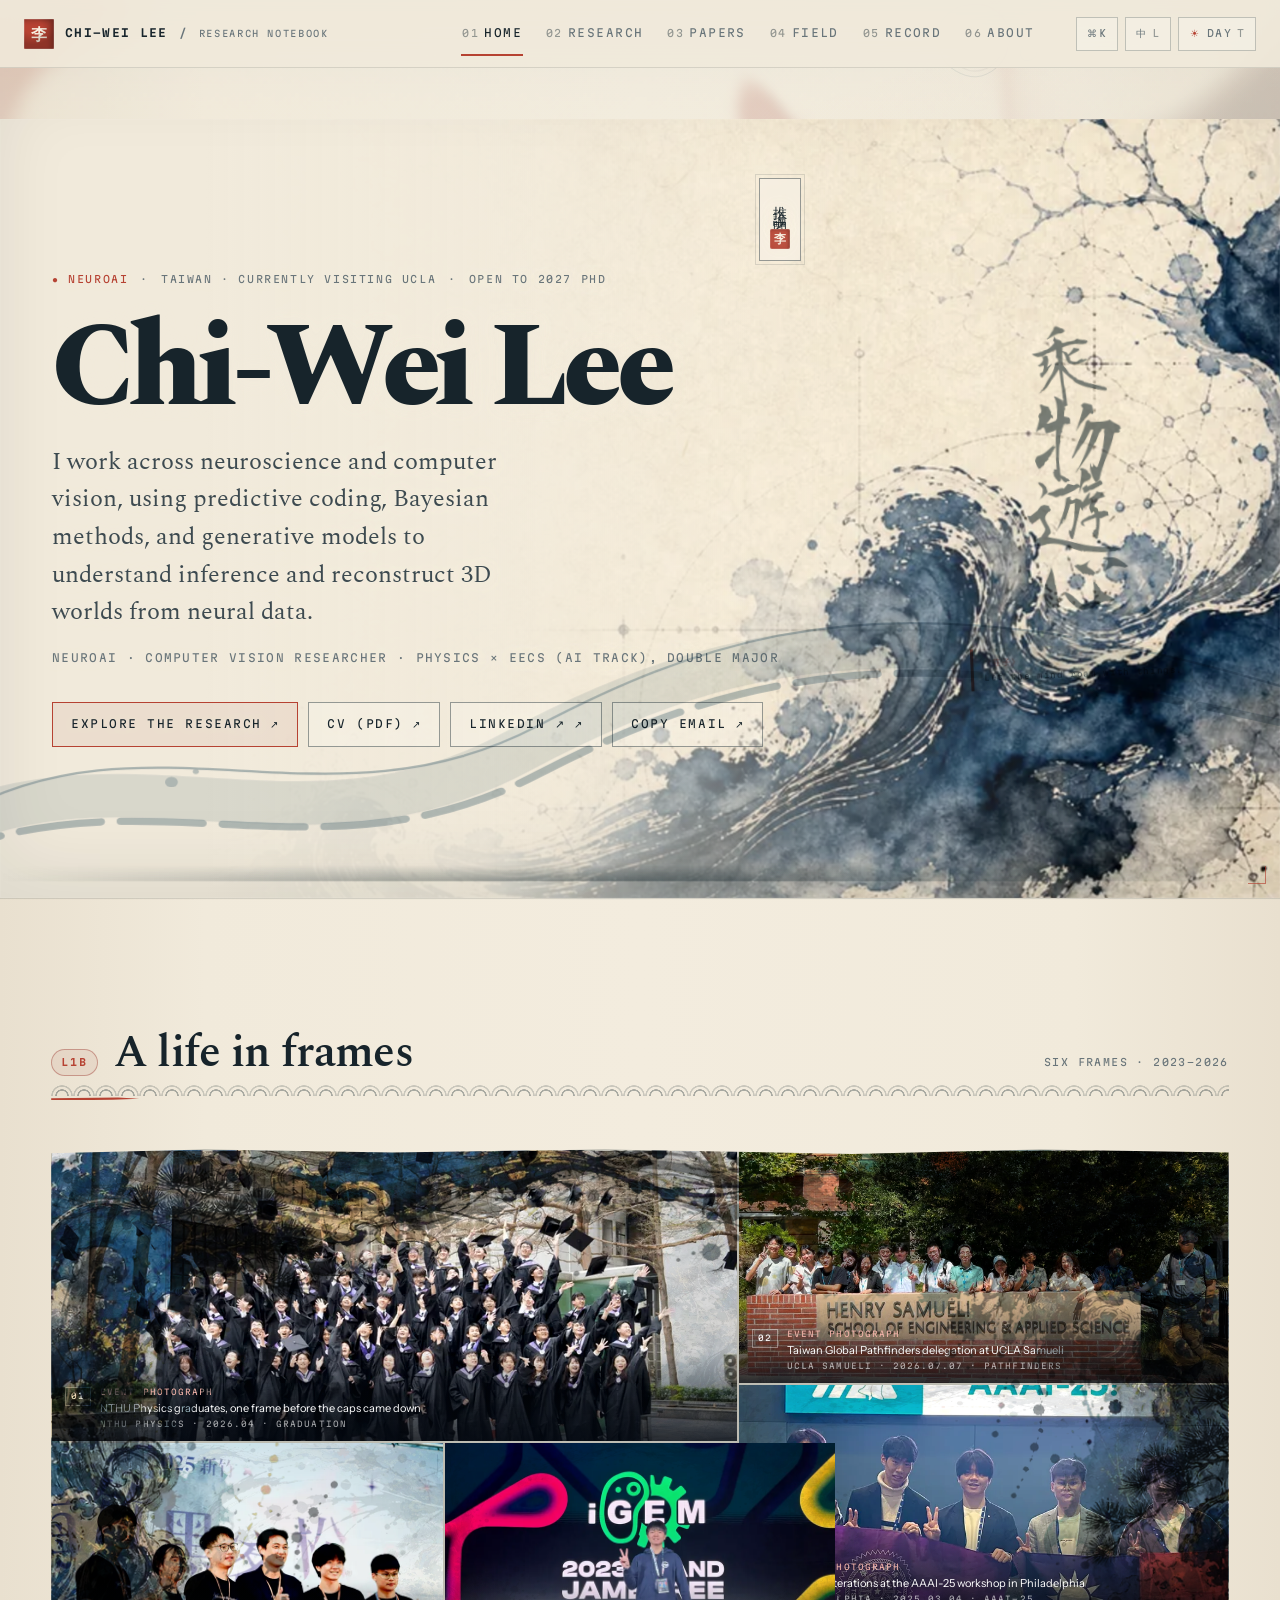
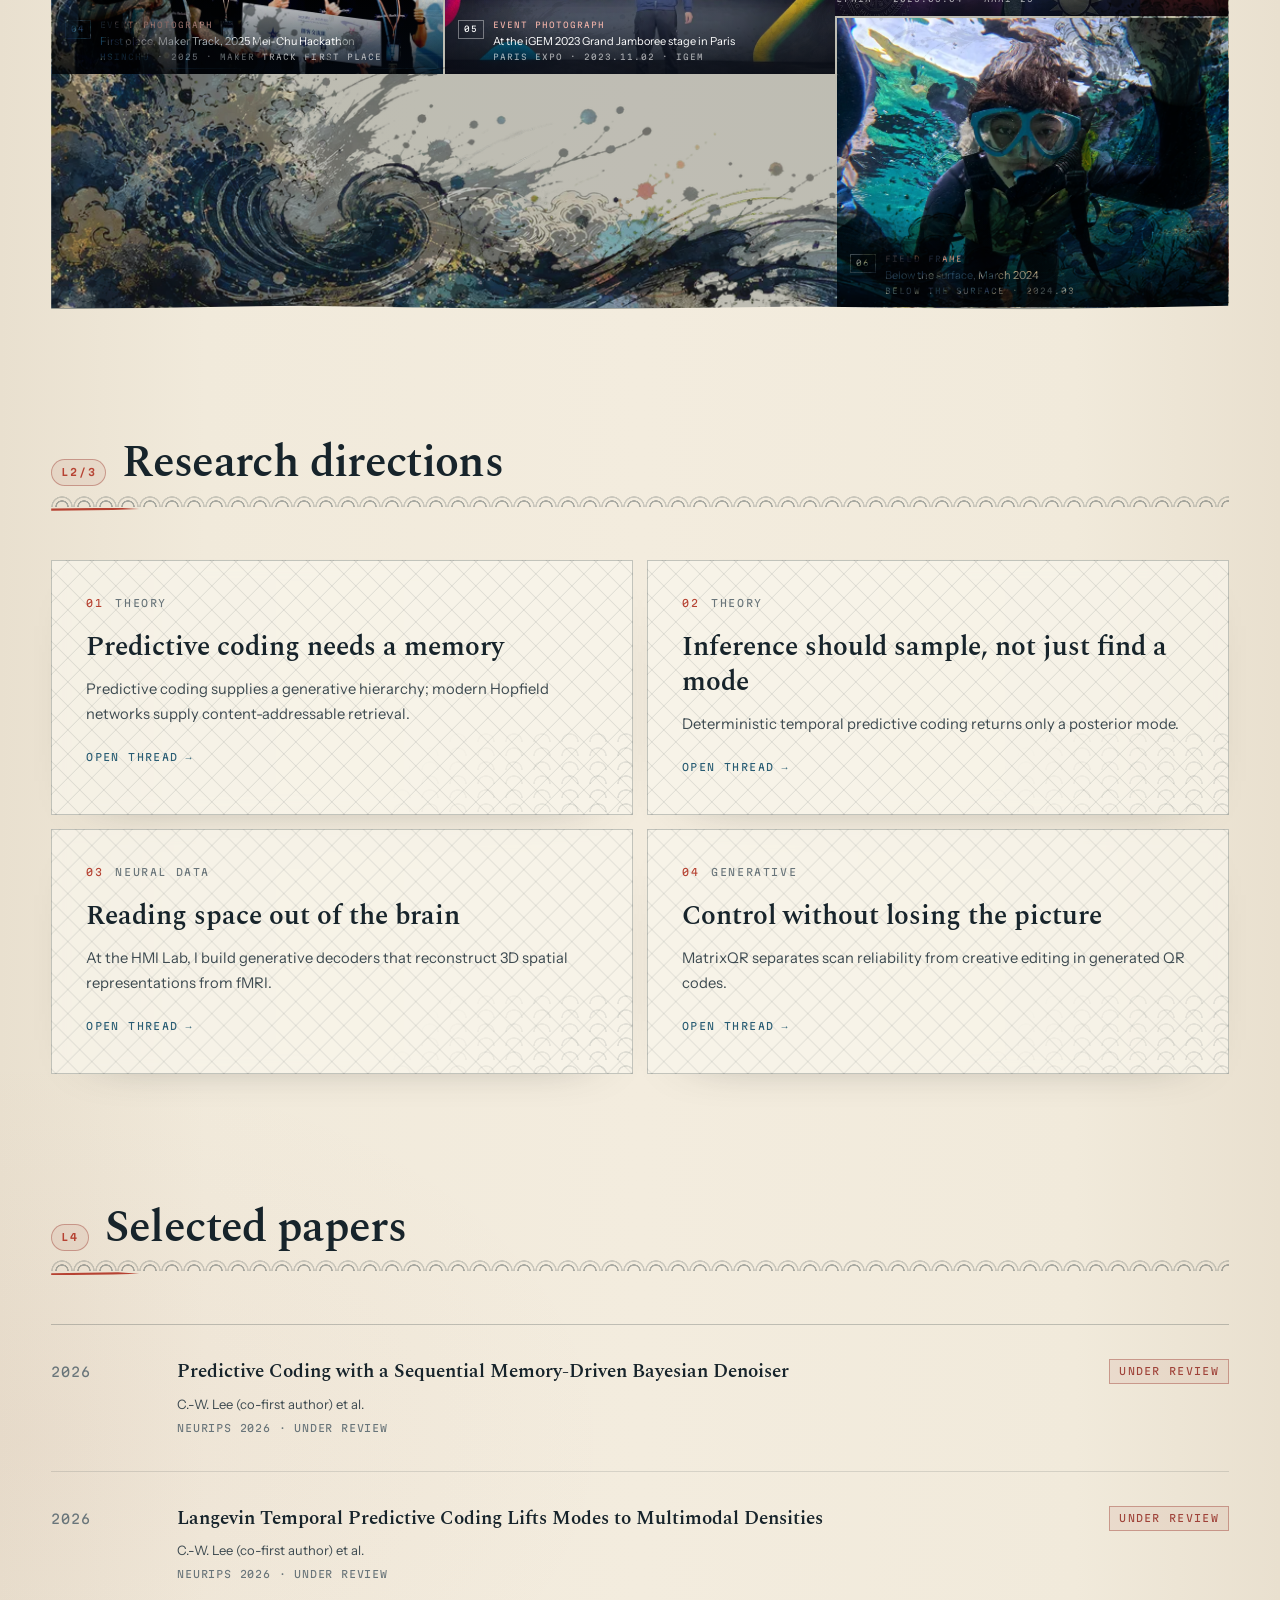
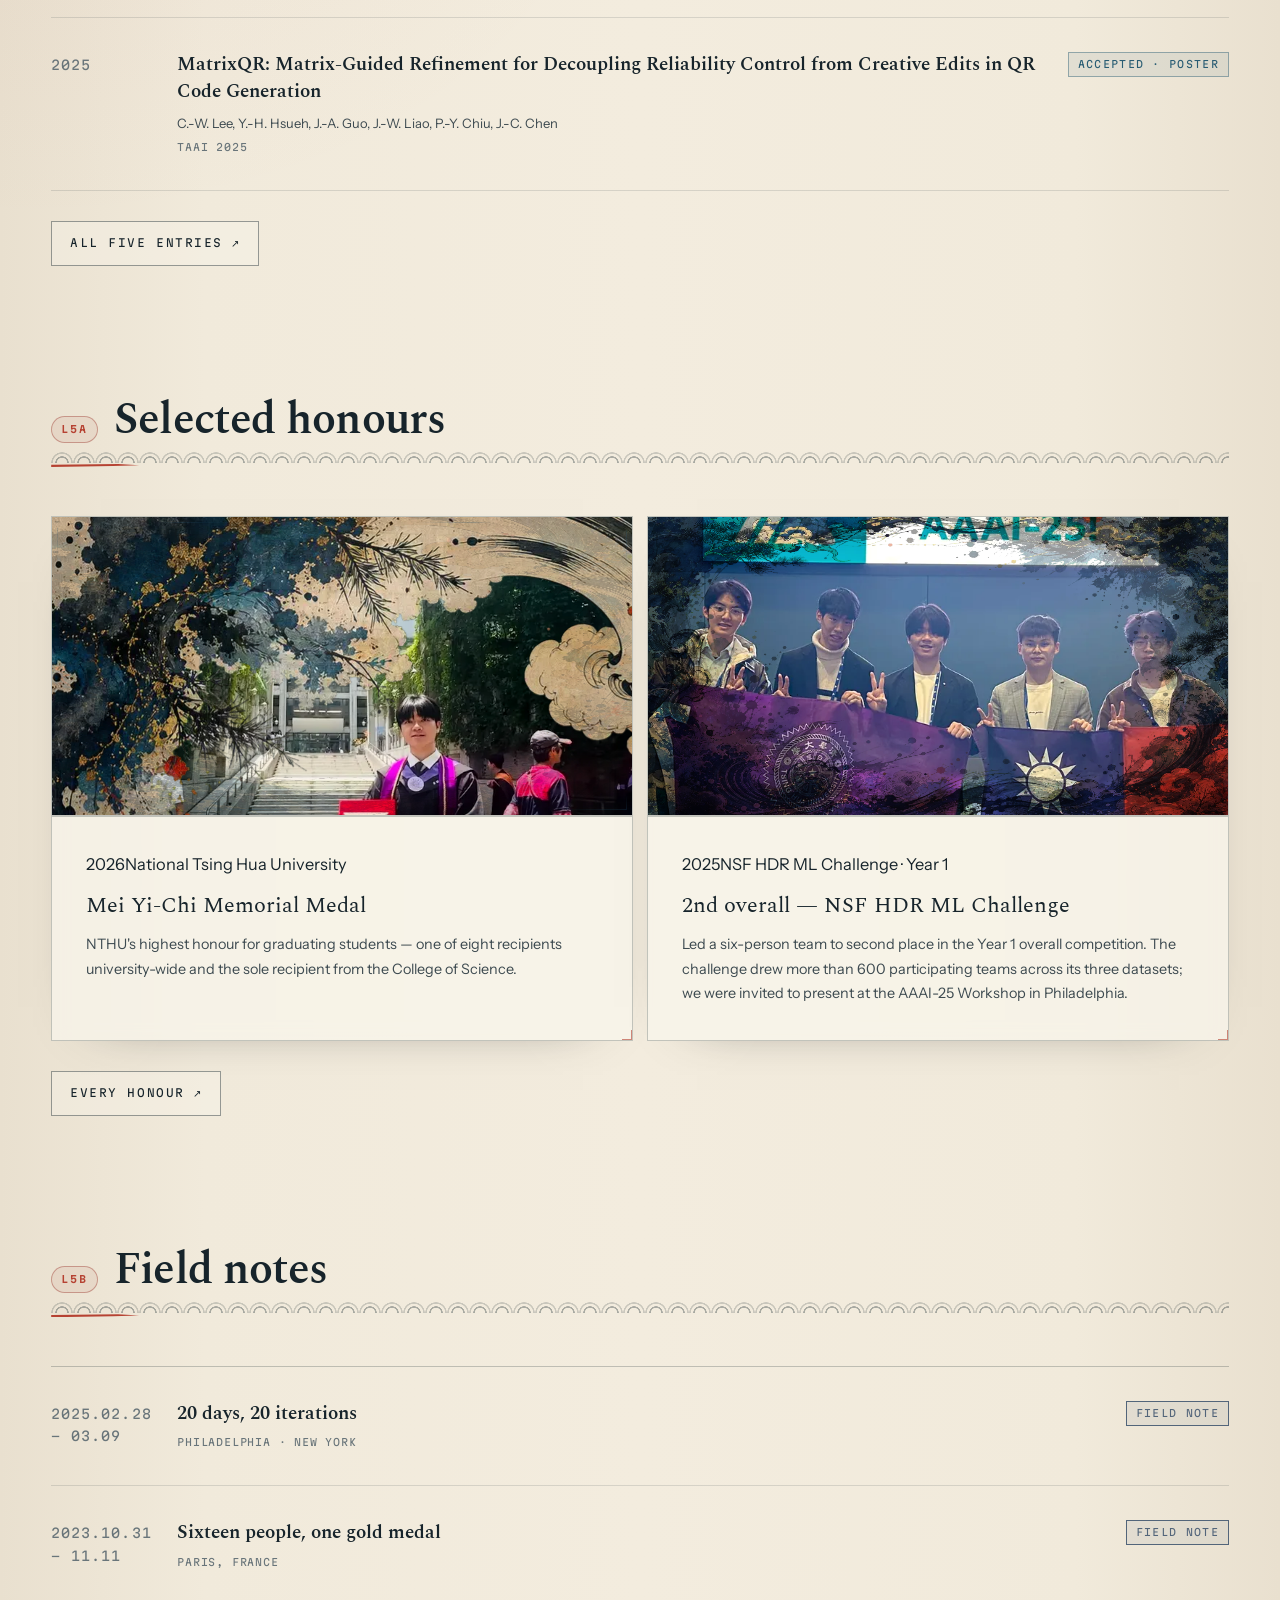
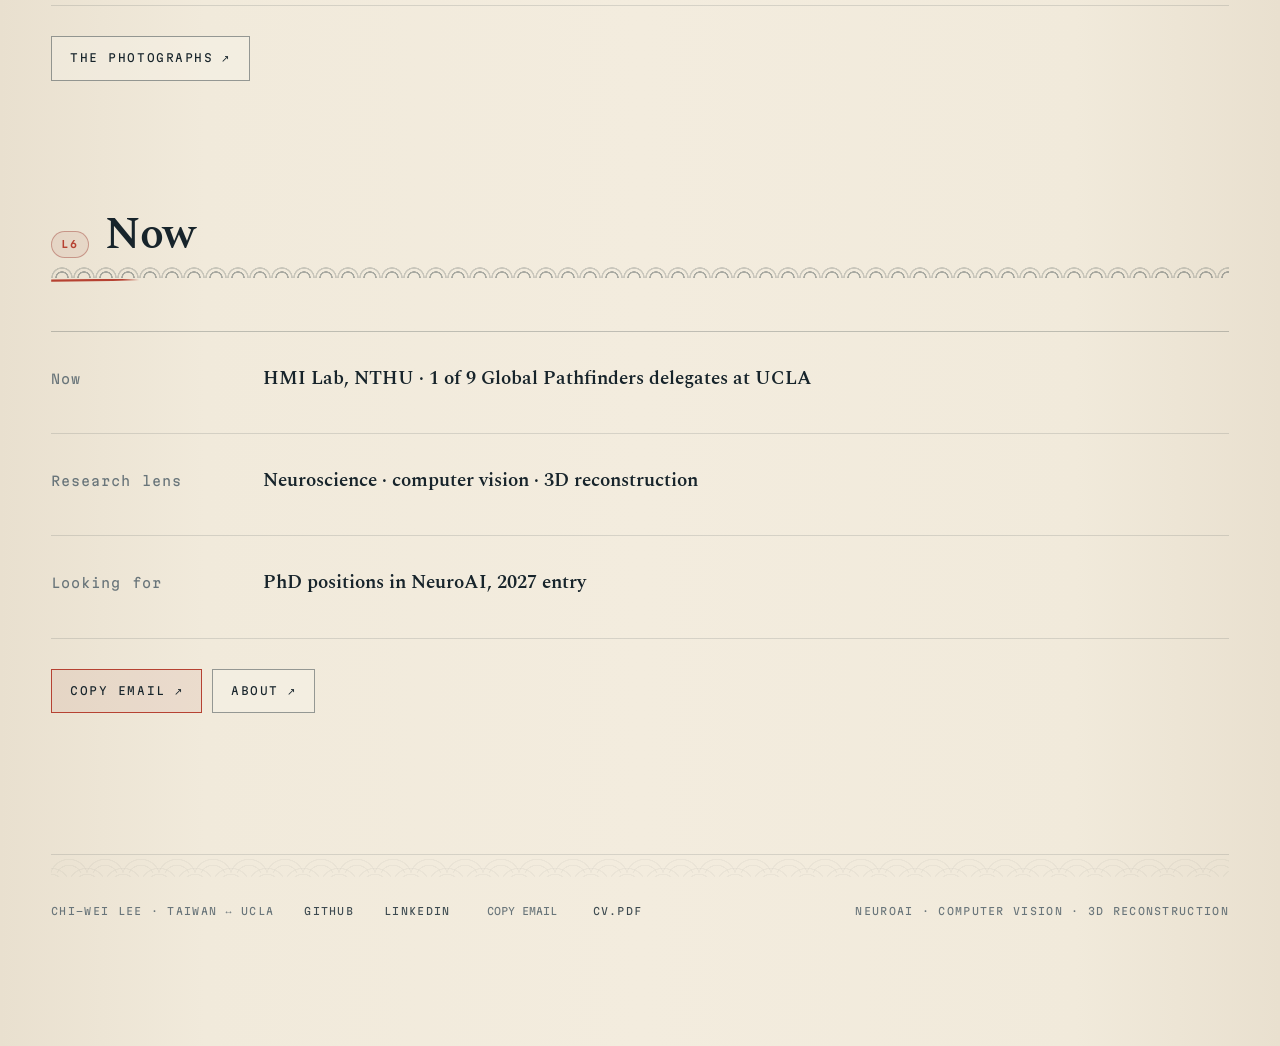
<file: index.html>
<!doctype html>
<html lang="en" data-mode="vivo" class="no-js">
<head>
<meta charset="utf-8">
<meta name="viewport" content="width=device-width, initial-scale=1, viewport-fit=cover">
<title>Chi-Wei Lee — NeuroAI · 李騏維</title>
<meta name="description" content="Chi-Wei Lee — NeuroAI and computer vision researcher working across neuroscience, predictive coding, Bayesian inference, and 3D reconstruction from neural data.">
<meta name="theme-color" content="#05070d">
<meta name="color-scheme" content="dark light">
<link rel="icon" href="assets/favicon.svg" type="image/svg+xml">
<link rel="apple-touch-icon" href="assets/apple-touch-icon.png" sizes="180x180">
<link rel="canonical" href="https://arthur031221.github.io/">
<meta property="og:type" content="website">
<meta property="og:title" content="Chi-Wei Lee — NeuroAI · 李騏維">
<meta property="og:description" content="Chi-Wei Lee — NeuroAI and computer vision researcher working across neuroscience, predictive coding, Bayesian inference, and 3D reconstruction from neural data.">
<meta property="og:url" content="https://arthur031221.github.io/">
<meta property="og:site_name" content="Chi-Wei Lee — PE//1">
<meta property="og:image" content="https://arthur031221.github.io/img/art/home-ink.webp">
<meta property="og:image:alt" content="Indigo sumi ink and woodblock contours on warm paper">
<meta property="og:image:type" content="image/webp">
<meta property="og:image:width" content="1635">
<meta property="og:image:height" content="736">
<meta name="twitter:card" content="summary_large_image">
<meta name="twitter:image" content="https://arthur031221.github.io/img/art/home-ink.webp">
<link rel="preload" href="assets/fonts/MartianMono-normal-100-800-latin.woff2" as="font" type="font/woff2" crossorigin>
<link rel="preload" href="assets/fonts/InstrumentSans-normal-400-700-latin.woff2" as="font" type="font/woff2" crossorigin>
<link rel="stylesheet" href="assets/site.css?v=4194fd05">
<script>document.documentElement.classList.remove('no-js');try{var m=localStorage.getItem('pe.mode');if(!m)m=matchMedia('(prefers-color-scheme: light)').matches?'fixed':'vivo';document.documentElement.setAttribute('data-mode',m);var l=localStorage.getItem('pe.lang');if(l)document.documentElement.setAttribute('lang',l==='zh'?'zh-Hant':'en');}catch(e){}</script>
<script type="application/ld+json">{"@context": "https://schema.org", "@type": "Person", "name": "Chi-Wei Lee", "alternateName": "李騏維", "jobTitle": "NeuroAI · computer vision researcher", "url": "https://arthur031221.github.io/", "email": "mailto:levi74108520963@gmail.com", "sameAs": ["https://github.com/Arthur031221", "https://www.linkedin.com/in/arthur-lee-367511354/"], "affiliation": {"@type": "CollegeOrUniversity", "name": "National Tsing Hua University"}, "knowsAbout": ["Predictive coding", "Associative memory", "Bayesian inference", "Neuroscience", "Computer vision", "3D reconstruction", "Computational neuroscience", "Machine learning"]}</script>
</head>
<body>

<canvas id="substrate" aria-hidden="true"></canvas>
<canvas id="bubbles" aria-hidden="true"></canvas>
<div id="vignette" aria-hidden="true"></div>
<div id="wash" aria-hidden="true"></div>
<div id="reenc" aria-hidden="true"></div>

<a class="skip" href="#main"><span class="en">Skip to content</span><span class="zh">跳至內容</span></a>

<header class="bar">
  <a class="id" href="index.html" aria-label="Chi-Wei Lee — home">
    <span class="seal" aria-hidden="true">李</span>
    <b><span class="en">CHI-WEI LEE</span><span class="zh">李騏維</span></b>
    <span class="sep" aria-hidden="true">/</span>
    <span class="role"><span class="en">RESEARCH NOTEBOOK</span><span class="zh">研究手帖</span></span>
  </a>
  <nav aria-label="Sections" data-aria-en="Sections" data-aria-zh="網站區段"><a href="index.html" aria-current="page"><span class="ch">01</span><span class="en">Home</span><span class="zh">首頁</span></a><a href="research.html"><span class="ch">02</span><span class="en">Research</span><span class="zh">研究</span></a><a href="publications.html"><span class="ch">03</span><span class="en">Papers</span><span class="zh">論文</span></a><a href="field.html"><span class="ch">04</span><span class="en">Field</span><span class="zh">現場</span></a><a href="record.html"><span class="ch">05</span><span class="en">Record</span><span class="zh">紀錄</span></a><a href="about.html"><span class="ch">06</span><span class="en">About</span><span class="zh">關於</span></a></nav>
  <div class="ctl">
    <button type="button" data-act="console" aria-label="Open command console" data-aria-en="Open command console" data-aria-zh="開啟指令控制台" data-rf="console">
      <span class="lb">⌘K</span>
    </button>
    <button type="button" data-act="lang" aria-label="Switch language"><span class="lb">中</span><span class="k">L</span></button>
    <button type="button" data-act="mode" aria-label="Switch colour theme"><span class="mode-glyph" aria-hidden="true">◐</span><span class="lb">NIGHT</span><span class="k">T</span></button>
  </div>
  <button type="button" class="burger" data-act="drawer" aria-label="Menu" aria-controls="drawer" aria-expanded="false"><span></span><span></span><span></span></button>
</header>

<div class="shell">
  <main id="main">

<div class="hero-stage">
  <div class="hero">
    <aside class="cartouche" aria-hidden="true"><span>推論之間</span><b>李</b></aside>
    <div class="band err">
      <span class="live">● <span class="en">NEUROAI</span><span class="zh">腦神經 × 機器學習</span></span>
      <span>·</span><span><span class="en">Taiwan · currently visiting UCLA</span><span class="zh">台灣 · 現於 UCLA 訪問</span></span>
      <span>·</span><span><span class="en">OPEN TO 2027 PHD</span><span class="zh">尋找 2027 博士班機會</span></span>
    </div>
    <h1 class="err"><span class="en">Chi-Wei Lee</span><span class="zh">李騏維</span></h1>
    <p class="lede err"><span class="en">I work across neuroscience and computer vision, using predictive coding, Bayesian methods, and generative models to understand inference and reconstruct 3D worlds from neural data.</span><span class="zh">我橫跨腦神經與電腦視覺，以預測編碼、貝氏方法與生成模型理解推論，並從神經資料重建三維空間。</span></p>
    <p class="sub err"><span class="en">NeuroAI · computer vision researcher</span><span class="zh">腦神經 × 電腦視覺研究者</span> · <span class="en">Physics × EECS (AI Track), double major</span><span class="zh">物理系 × 電資學士班（AI 組），雙主修</span></p>
    <div class="acts err">
      <a class="act p" href="research.html"><span class="en">Explore the research</span><span class="zh">閱讀研究</span></a>
      <a class="act" href="CV.pdf"><span class="en">CV (PDF)</span><span class="zh">履歷 PDF</span></a>
      <a class="act" href="https://www.linkedin.com/in/arthur-lee-367511354/" rel="me noopener">LinkedIn ↗</a>
      <button class="act" type="button" data-act="mail" data-mail="levi74108520963@gmail.com"><span class="en">Copy email</span><span class="zh">複製信箱</span></button>
    </div>
  </div>
  <figure class="artwork hero-art" data-art="home-ink"><img src="img/art/home-ink.webp" srcset="img/art/home-ink-400.webp 400w, img/art/home-ink-800.webp 800w, img/art/home-ink-1200.webp 1200w, img/art/home-ink.webp 1635w" sizes="(max-width:720px) 100vw, 1120px" width="1635" height="736" fetchpriority="high" alt="Indigo ink flowing into cortical contours" data-alt-en="Indigo ink flowing into cortical contours" data-alt-zh="靛藍墨流化為皮層般的線條" loading="eager" decoding="async" class="art-img"><span class="art-registration" aria-hidden="true"></span></figure>
  <span class="chapter-tide" aria-hidden="true">
  <svg viewBox="0 0 1000 420" preserveAspectRatio="none" focusable="false">
    <path class="brush-stroke brush-stroke--body" pathLength="1" d="M-70 346 C92 236 232 370 402 258 S710 112 1070 226"/>
    <path class="brush-stroke brush-stroke--dry" pathLength="1" d="M-58 363 C112 268 246 390 421 278 S731 146 1052 244"/>
    <path class="brush-stroke brush-stroke--hair" pathLength="1" d="M-35 318 C116 212 256 338 420 232 S724 88 1028 204"/>
    <g class="brush-flecks">
      <circle cx="134" cy="286" r="5"/><circle cx="153" cy="276" r="2.4"/>
      <circle cx="684" cy="151" r="4"/><circle cx="703" cy="140" r="2"/>
      <circle cx="870" cy="188" r="3.4"/><circle cx="888" cy="184" r="1.7"/>
    </g>
  </svg>
</span>
  <blockquote class="chapter-calligraphy" lang="zh-Hant" aria-label="乘物遊心 — 《莊子》. Let the mind roam with things." data-aria-en="乘物遊心 — 《莊子》. Let the mind roam with things." data-aria-zh="乘物遊心——《莊子》。讓心隨萬物自在遊行。"><span class="calligraphy-mark" aria-hidden="true"><span>乘</span><span>物</span><span>遊</span><span>心</span></span><footer><cite>《莊子》</cite><span class="calligraphy-gloss"><span class="en">Let the mind roam with things.</span><span class="zh">讓心隨萬物自在遊行。</span></span></footer></blockquote>
</div><section class="sec" id="frames" data-rail="FRAMES" data-cmd="1" data-cmd-en="A life in frames" data-cmd-zh="大學四年，六個畫面"><div class="sec-h err"><span class="lay">L1b</span><h2><span class="en">A life in frames</span><span class="zh">大學四年，六個畫面</span></h2><span class="note"><span class="en">Six frames · 2023–2026</span><span class="zh">六幀 · 2023–2026</span></span></div><div class="memory-river memory-river--home err"><a class="memory-link memory-frame--wide" href="about.html#four-years"><figure class="memory-frame memory-frame--wide" data-treatment="natural" data-format="wide" data-event="" style="--media-ratio:1600 / 1067"><div class="memory-media"><img src="img/moments/nthu-graduation.webp" srcset="img/moments/nthu-graduation-400.webp 400w, img/moments/nthu-graduation-800.webp 800w, img/moments/nthu-graduation-1200.webp 1200w, img/moments/nthu-graduation.webp 1600w" sizes="(max-width:760px) 100vw, 58vw" width="1600" height="1067" style="object-position:50% 46%" alt="NTHU Physics graduates, one frame before the caps came down" data-alt-en="NTHU Physics graduates, one frame before the caps came down" data-alt-zh="清華物理畢業合影——學士帽落下前的一幀" loading="lazy" decoding="async" class=""><span class="memory-ink" aria-hidden="true"></span><span class="memory-register" aria-hidden="true"></span></div><figcaption><span class="memory-no">01</span><span class="memory-type"><span class="en">Event photograph</span><span class="zh">現場影像</span></span><span class="memory-caption"><span class="en">NTHU Physics graduates, one frame before the caps came down</span><span class="zh">清華物理畢業合影——學士帽落下前的一幀</span></span><span class="memory-slug">NTHU PHYSICS · 2026.04 · GRADUATION</span></figcaption></figure></a><a class="memory-link memory-frame--standard" href="research.html#evidence" data-event="ucla-2026"><figure class="memory-frame memory-frame--standard" data-treatment="hanga" data-format="wide" data-event="ucla-2026" style="--media-ratio:1600 / 1200"><div class="memory-media"><img src="img/moments/ucla-delegation.webp" srcset="img/moments/ucla-delegation-400.webp 400w, img/moments/ucla-delegation-800.webp 800w, img/moments/ucla-delegation-1200.webp 1200w, img/moments/ucla-delegation.webp 1600w" sizes="(max-width:520px) 100vw, (max-width:760px) 50vw, 36vw" width="1600" height="1200" style="object-position:50% 50%" alt="Taiwan Global Pathfinders delegation at UCLA Samueli" data-alt-en="Taiwan Global Pathfinders delegation at UCLA Samueli" data-alt-zh="Taiwan Global Pathfinders 代表團於 UCLA Samueli" loading="lazy" decoding="async" class=""><span class="memory-ink" aria-hidden="true"></span><span class="memory-register" aria-hidden="true"></span></div><figcaption><span class="memory-no">02</span><span class="memory-type"><span class="en">Event photograph</span><span class="zh">現場影像</span></span><span class="memory-caption"><span class="en">Taiwan Global Pathfinders delegation at UCLA Samueli</span><span class="zh">Taiwan Global Pathfinders 代表團於 UCLA Samueli</span></span><span class="memory-slug">UCLA SAMUELI · 2026.07.07 · PATHFINDERS</span></figcaption></figure></a><a class="memory-link memory-frame--standard" href="field-nsf.html" data-event="nsf-y1-2025"><figure class="memory-frame memory-frame--standard" data-treatment="natural" data-format="standard" data-event="nsf-y1-2025" style="--media-ratio:1600 / 1306"><div class="memory-media"><img src="img/moments/nsf-aaai-welcome.webp" srcset="img/moments/nsf-aaai-welcome-400.webp 400w, img/moments/nsf-aaai-welcome-800.webp 800w, img/moments/nsf-aaai-welcome-1200.webp 1200w, img/moments/nsf-aaai-welcome.webp 1600w" sizes="(max-width:520px) 100vw, (max-width:760px) 50vw, 36vw" width="1600" height="1306" style="object-position:50% 45%" alt="Team 20iterations at the AAAI-25 workshop in Philadelphia" data-alt-en="Team 20iterations at the AAAI-25 workshop in Philadelphia" data-alt-zh="20iterations 團隊於費城 AAAI-25 workshop" loading="lazy" decoding="async" class=""><span class="memory-ink" aria-hidden="true"></span><span class="memory-register" aria-hidden="true"></span></div><figcaption><span class="memory-no">03</span><span class="memory-type"><span class="en">Event photograph</span><span class="zh">現場影像</span></span><span class="memory-caption"><span class="en">Team 20iterations at the AAAI-25 workshop in Philadelphia</span><span class="zh">20iterations 團隊於費城 AAAI-25 workshop</span></span><span class="memory-slug">PHILADELPHIA · 2025.03.04 · AAAI-25</span></figcaption></figure></a><a class="memory-link memory-frame--inset" href="record.html#meichu-2025" data-event="meichu-2025"><figure class="memory-frame memory-frame--inset" data-treatment="hanga" data-format="wide" data-event="meichu-2025" style="--media-ratio:1600 / 1068"><div class="memory-media"><img src="img/moments/meichu-first.webp" srcset="img/moments/meichu-first-400.webp 400w, img/moments/meichu-first-800.webp 800w, img/moments/meichu-first-1200.webp 1200w, img/moments/meichu-first.webp 1600w" sizes="(max-width:520px) 100vw, (max-width:760px) 50vw, 36vw" width="1600" height="1068" style="object-position:51% 49%" alt="First place, Maker Track, 2025 Mei-Chu Hackathon" data-alt-en="First place, Maker Track, 2025 Mei-Chu Hackathon" data-alt-zh="2025 梅竹黑客松創客交流組第一名" loading="lazy" decoding="async" class=""><span class="memory-ink" aria-hidden="true"></span><span class="memory-register" aria-hidden="true"></span></div><figcaption><span class="memory-no">04</span><span class="memory-type"><span class="en">Event photograph</span><span class="zh">現場影像</span></span><span class="memory-caption"><span class="en">First place, Maker Track, 2025 Mei-Chu Hackathon</span><span class="zh">2025 梅竹黑客松創客交流組第一名</span></span><span class="memory-slug">HSINCHU · 2025 · MAKER TRACK FIRST PLACE</span></figcaption></figure></a><a class="memory-link memory-frame--inset" href="field-igem.html" data-event="igem-2023"><figure class="memory-frame memory-frame--inset" data-treatment="natural" data-format="wide" data-event="igem-2023" style="--media-ratio:1600 / 1200"><div class="memory-media"><img src="img/moments/igem-stage.webp" srcset="img/moments/igem-stage-400.webp 400w, img/moments/igem-stage-800.webp 800w, img/moments/igem-stage-1200.webp 1200w, img/moments/igem-stage.webp 1600w" sizes="(max-width:520px) 100vw, (max-width:760px) 50vw, 36vw" width="1600" height="1200" style="object-position:50% 42%" alt="At the iGEM 2023 Grand Jamboree stage in Paris" data-alt-en="At the iGEM 2023 Grand Jamboree stage in Paris" data-alt-zh="於巴黎 iGEM 2023 Grand Jamboree 舞台" loading="lazy" decoding="async" class=""><span class="memory-ink" aria-hidden="true"></span><span class="memory-register" aria-hidden="true"></span></div><figcaption><span class="memory-no">05</span><span class="memory-type"><span class="en">Event photograph</span><span class="zh">現場影像</span></span><span class="memory-caption"><span class="en">At the iGEM 2023 Grand Jamboree stage in Paris</span><span class="zh">於巴黎 iGEM 2023 Grand Jamboree 舞台</span></span><span class="memory-slug">PARIS EXPO · 2023.11.02 · iGEM</span></figcaption></figure></a><a class="memory-link memory-frame--portrait" href="about.html#four-years" data-event="life-2024"><figure class="memory-frame memory-frame--portrait" data-treatment="aizuri" data-format="standard" data-event="life-2024" style="--media-ratio:1400 / 1600"><div class="memory-media"><img src="img/moments/underwater.webp" srcset="img/moments/underwater-400.webp 400w, img/moments/underwater-800.webp 800w, img/moments/underwater-1200.webp 1200w, img/moments/underwater.webp 1400w" sizes="(max-width:520px) 100vw, (max-width:760px) 50vw, 36vw" width="1400" height="1600" style="object-position:50% 48%" alt="Below the surface, March 2024" data-alt-en="Below the surface, March 2024" data-alt-zh="水面之下，2024 年 3 月" loading="lazy" decoding="async" class=""><span class="memory-ink" aria-hidden="true"></span><span class="memory-register" aria-hidden="true"></span></div><figcaption><span class="memory-no">06</span><span class="memory-type"><span class="en">Field frame</span><span class="zh">生活片段</span></span><span class="memory-caption"><span class="en">Below the surface, March 2024</span><span class="zh">水面之下，2024 年 3 月</span></span><span class="memory-slug">BELOW THE SURFACE · 2024.03</span></figcaption></figure></a></div></section><section class="sec" id="threads" data-rail="THREADS" data-cmd="1" data-cmd-en="Research directions" data-cmd-zh="研究方向"><div class="sec-h err"><span class="lay">L2/3</span><h2><span class="en">Research directions</span><span class="zh">研究方向</span></h2></div><div class="grid c2"><article class="unit err">
  <div class="idx"><span class="n">01</span><span class="en">Theory</span><span class="zh">理論</span></div>
  <h3><span class="en">Predictive coding needs a memory</span><span class="zh">預測編碼需要記憶</span></h3>
  <p><span class="en">Predictive coding supplies a generative hierarchy; modern Hopfield networks supply content-addressable retrieval.</span><span class="zh">預測編碼提供生成式階層，現代 Hopfield 網路提供內容定址檢索。</span></p>
  <a class="more" href="research.html#pc" aria-label="Open thread: Predictive coding needs a memory" data-aria-en="Open thread: Predictive coding needs a memory" data-aria-zh="展開研究主題：預測編碼需要記憶"><span class="en">Open thread</span><span class="zh">展開</span></a>
</article><article class="unit err">
  <div class="idx"><span class="n">02</span><span class="en">Theory</span><span class="zh">理論</span></div>
  <h3><span class="en">Inference should sample, not just find a mode</span><span class="zh">推論應該取樣，而不只尋找峰值</span></h3>
  <p><span class="en">Deterministic temporal predictive coding returns only a posterior mode.</span><span class="zh">確定性的時間預測編碼只回傳後驗的一個峰值。</span></p>
  <a class="more" href="research.html#langevin" aria-label="Open thread: Inference should sample, not just find a mode" data-aria-en="Open thread: Inference should sample, not just find a mode" data-aria-zh="展開研究主題：推論應該取樣，而不只尋找峰值"><span class="en">Open thread</span><span class="zh">展開</span></a>
</article><article class="unit err">
  <div class="idx"><span class="n">03</span><span class="en">Neural data</span><span class="zh">神經資料</span></div>
  <h3><span class="en">Reading space out of the brain</span><span class="zh">從大腦裡讀出空間</span></h3>
  <p><span class="en">At the HMI Lab, I build generative decoders that reconstruct 3D spatial representations from fMRI.</span><span class="zh">在 HMI Lab，我建立生成式解碼器，從 fMRI 訊號重建三維空間表徵。</span></p>
  <a class="more" href="research.html#fmri" aria-label="Open thread: Reading space out of the brain" data-aria-en="Open thread: Reading space out of the brain" data-aria-zh="展開研究主題：從大腦裡讀出空間"><span class="en">Open thread</span><span class="zh">展開</span></a>
</article><article class="unit err">
  <div class="idx"><span class="n">04</span><span class="en">Generative</span><span class="zh">生成模型</span></div>
  <h3><span class="en">Control without losing the picture</span><span class="zh">在不失去畫面的前提下控制</span></h3>
  <p><span class="en">MatrixQR separates scan reliability from creative editing in generated QR codes.</span><span class="zh">MatrixQR 將生成式 QR 碼的掃描可靠性與創意編輯解耦。</span></p>
  <a class="more" href="research.html#diffusion" aria-label="Open thread: Control without losing the picture" data-aria-en="Open thread: Control without losing the picture" data-aria-zh="展開研究主題：在不失去畫面的前提下控制"><span class="en">Open thread</span><span class="zh">展開</span></a>
</article></div></section><section class="sec" id="papers" data-rail="PAPERS" data-cmd="1" data-cmd-en="Selected papers" data-cmd-zh="選錄論文"><div class="sec-h err"><span class="lay">L4</span><h2><span class="en">Selected papers</span><span class="zh">選錄論文</span></h2></div><div class="ledger err"><article class="row" data-status="review">
  <div class="yr">2026</div>
  <div class="bd">
    <h3 lang="en">Predictive Coding with a Sequential Memory-Driven Bayesian Denoiser</h3>
    <p class="who" lang="en">C.-W. Lee (co-first author) et al.</p>
    <p class="where" lang="en">NeurIPS 2026 · under review</p>
    
  </div>
  <div class="rt"><span class="chip p"><span class="en">Under review</span><span class="zh">審查中</span></span></div>
</article><article class="row" data-status="review">
  <div class="yr">2026</div>
  <div class="bd">
    <h3 lang="en">Langevin Temporal Predictive Coding Lifts Modes to Multimodal Densities</h3>
    <p class="who" lang="en">C.-W. Lee (co-first author) et al.</p>
    <p class="where" lang="en">NeurIPS 2026 · under review</p>
    
  </div>
  <div class="rt"><span class="chip p"><span class="en">Under review</span><span class="zh">審查中</span></span></div>
</article><article class="row" data-status="accepted">
  <div class="yr">2025</div>
  <div class="bd">
    <h3 lang="en">MatrixQR: Matrix-Guided Refinement for Decoupling Reliability Control from Creative Edits in QR Code Generation</h3>
    <p class="who" lang="en">C.-W. Lee, Y.-H. Hsueh, J.-A. Guo, J.-W. Liao, P.-Y. Chiu, J.-C. Chen</p>
    <p class="where" lang="en">TAAI 2025</p>
    
  </div>
  <div class="rt"><span class="chip s"><span class="en">Accepted · poster</span><span class="zh">已接受 · 海報</span></span></div>
</article></div><div class="acts"><a class="act" href="publications.html"><span class="en">All five entries</span><span class="zh">全部五筆</span></a></div></section><section class="sec" id="honours" data-rail="HONOURS" data-cmd="1" data-cmd-en="Selected honours" data-cmd-zh="代表獎項"><div class="sec-h err"><span class="lay">L5a</span><h2><span class="en">Selected honours</span><span class="zh">代表獎項</span></h2></div><div class="grid c2"><article class="card honour-teaser err">
  <a class="memory-link honour-teaser-frame" href="record.html#meiyichi-2026" data-event="meiyichi-2026"><figure class="memory-frame honour-teaser-frame" data-treatment="hanga" data-format="portrait" data-event="meiyichi-2026" style="--media-ratio:900 / 1600"><div class="memory-media"><img src="img/moments/meiyichi-medal.webp" srcset="img/moments/meiyichi-medal-400.webp 400w, img/moments/meiyichi-medal-800.webp 800w, img/moments/meiyichi-medal.webp 900w" sizes="(max-width:760px) 100vw, 50vw" width="900" height="1600" style="object-position:52% 45%" alt="With the Mei Yi-Chi Memorial Medal at NTHU, May 2026" data-alt-en="With the Mei Yi-Chi Memorial Medal at NTHU, May 2026" data-alt-zh="於清華大學手持梅貽琦紀念獎章，2026 年 5 月" loading="lazy" decoding="async" class=""><span class="memory-ink" aria-hidden="true"></span><span class="memory-register" aria-hidden="true"></span></div><figcaption><span class="memory-type"><span class="en">Event photograph</span><span class="zh">現場影像</span></span><span class="memory-caption"><span class="en">With the Mei Yi-Chi Memorial Medal at NTHU, May 2026</span><span class="zh">於清華大學手持梅貽琦紀念獎章，2026 年 5 月</span></span><span class="memory-slug">NTHU · 2026.05.30 · MEI YI-CHI MEDAL</span></figcaption></figure></a>
  <div class="honour-teaser-copy">
  <div class="idx"><span class="n">2026</span><span class="en">National Tsing Hua University</span><span class="zh">國立清華大學</span></div>
  <h3><span class="en">Mei Yi-Chi Memorial Medal</span><span class="zh">梅貽琦紀念獎章</span></h3>
  <p><span class="en">NTHU&#x27;s highest honour for graduating students — one of eight recipients university-wide and the sole recipient from the College of Science.</span><span class="zh">清華大學畢業生最高榮譽——全校八位獲獎者之一，也是理學院唯一獲獎者。</span></p>
</div>
</article><article class="card honour-teaser err">
  <a class="memory-link honour-teaser-frame" href="record.html#nsf-y1-2025" data-event="nsf-y1-2025"><figure class="memory-frame honour-teaser-frame" data-treatment="natural" data-format="standard" data-event="nsf-y1-2025" style="--media-ratio:1600 / 1306"><div class="memory-media"><img src="img/moments/nsf-aaai-welcome.webp" srcset="img/moments/nsf-aaai-welcome-400.webp 400w, img/moments/nsf-aaai-welcome-800.webp 800w, img/moments/nsf-aaai-welcome-1200.webp 1200w, img/moments/nsf-aaai-welcome.webp 1600w" sizes="(max-width:760px) 100vw, 50vw" width="1600" height="1306" style="object-position:50% 45%" alt="Team 20iterations at the AAAI-25 workshop in Philadelphia" data-alt-en="Team 20iterations at the AAAI-25 workshop in Philadelphia" data-alt-zh="20iterations 團隊於費城 AAAI-25 workshop" loading="lazy" decoding="async" class=""><span class="memory-ink" aria-hidden="true"></span><span class="memory-register" aria-hidden="true"></span></div><figcaption><span class="memory-type"><span class="en">Event photograph</span><span class="zh">現場影像</span></span><span class="memory-caption"><span class="en">Team 20iterations at the AAAI-25 workshop in Philadelphia</span><span class="zh">20iterations 團隊於費城 AAAI-25 workshop</span></span><span class="memory-slug">PHILADELPHIA · 2025.03.04 · AAAI-25</span></figcaption></figure></a>
  <div class="honour-teaser-copy">
  <div class="idx"><span class="n">2025</span><span class="en">NSF HDR ML Challenge · Year 1</span><span class="zh">NSF HDR ML Challenge · 首屆</span></div>
  <h3><span class="en">2nd overall — NSF HDR ML Challenge</span><span class="zh">總排名第二 — NSF HDR ML Challenge</span></h3>
  <p><span class="en">Led a six-person team to second place in the Year 1 overall competition. The challenge drew more than 600 participating teams across its three datasets; we were invited to present at the AAAI-25 Workshop in Philadelphia.</span><span class="zh">帶領六人團隊獲首屆總排名第二。該賽事三項資料集合計吸引 600 支以上參賽隊伍；團隊並受邀於費城 AAAI-25 Workshop 發表。</span></p>
</div>
</article></div><div class="acts"><a class="act" href="record.html#honours"><span class="en">Every honour</span><span class="zh">完整獎項</span></a></div></section><section class="sec" id="field" data-rail="FIELD" data-cmd="1" data-cmd-en="Field notes" data-cmd-zh="現場筆記"><div class="sec-h err"><span class="lay">L5b</span><h2><span class="en">Field notes</span><span class="zh">現場筆記</span></h2></div><div class="ledger"><a class="row err" href="field-nsf.html">
  <div class="yr">2025.02.28 – 03.09</div>
  <div class="bd"><h3><span class="en">20 days, 20 iterations</span><span class="zh">20 天，20 次迭代</span></h3><p class="where">Philadelphia · New York</p></div>
  <div class="rt"><span class="chip i"><span class="en">FIELD NOTE</span><span class="zh">現場筆記</span></span></div>
</a><a class="row err" href="field-igem.html">
  <div class="yr">2023.10.31 – 11.11</div>
  <div class="bd"><h3><span class="en">Sixteen people, one gold medal</span><span class="zh">十六個人，一面金牌</span></h3><p class="where">Paris, France</p></div>
  <div class="rt"><span class="chip i"><span class="en">FIELD NOTE</span><span class="zh">現場筆記</span></span></div>
</a></div><div class="acts err"><a class="act" href="field.html"><span class="en">The photographs</span><span class="zh">看照片</span></a></div></section><section class="sec" id="now" data-rail="NOW" data-cmd="1" data-cmd-en="Now" data-cmd-zh="現在"><div class="sec-h err"><span class="lay">L6</span><h2><span class="en">Now</span><span class="zh">現在</span></h2></div><div class="ledger err"><div class="row" style="grid-template-columns:180px minmax(0,1fr)"><div class="yr"><span class="en">Now</span><span class="zh">現況</span></div><div class="bd"><h3><span class="en">HMI Lab, NTHU · 1 of 9 Global Pathfinders delegates at UCLA</span><span class="zh">清華 HMI Lab · 全國 9 位海外圓夢代表之一，訪問 UCLA</span></h3></div></div><div class="row" style="grid-template-columns:180px minmax(0,1fr)"><div class="yr"><span class="en">Research lens</span><span class="zh">研究視角</span></div><div class="bd"><h3><span class="en">Neuroscience · computer vision · 3D reconstruction</span><span class="zh">腦神經 · 電腦視覺 · 3D 重建</span></h3></div></div><div class="row" style="grid-template-columns:180px minmax(0,1fr)"><div class="yr"><span class="en">Looking for</span><span class="zh">尋找</span></div><div class="bd"><h3><span class="en">PhD positions in NeuroAI, 2027 entry</span><span class="zh">NeuroAI 博士班，2027 入學</span></h3></div></div></div><div class="acts"><button class="act p" type="button" data-act="mail" data-mail="levi74108520963@gmail.com"><span class="en">Copy email</span><span class="zh">複製信箱</span></button><a class="act" href="about.html"><span class="en">About</span><span class="zh">關於</span></a></div></section>
    <footer class="foot">
      <span><span class="en">Chi-Wei Lee · Taiwan ↔ UCLA</span><span class="zh">李騏維 · 台灣 ↔ UCLA</span></span>
      <a href="https://github.com/Arthur031221" rel="noopener">GITHUB</a>
      <a href="https://www.linkedin.com/in/arthur-lee-367511354/" rel="me noopener">LINKEDIN</a>
      <button type="button" data-act="mail" data-mail="levi74108520963@gmail.com"><span class="en">COPY EMAIL</span><span class="zh">複製信箱</span></button>
      <a href="CV.pdf">CV.PDF</a>
      <span class="r"><span class="en">NeuroAI · computer vision · 3D reconstruction</span><span class="zh">腦神經 · 電腦視覺 · 3D 重建</span></span>
    </footer>
  </main>
</div>

<nav id="drawer" aria-label="Mobile sections" data-aria-en="Mobile sections" data-aria-zh="行動版網站區段" aria-hidden="true" inert><a href="index.html" aria-current="page"><span class="ch">CH.01</span><span class="en">Home</span><span class="zh">首頁</span></a><a href="research.html"><span class="ch">CH.02</span><span class="en">Research</span><span class="zh">研究</span></a><a href="publications.html"><span class="ch">CH.03</span><span class="en">Papers</span><span class="zh">論文</span></a><a href="field.html"><span class="ch">CH.04</span><span class="en">Field</span><span class="zh">現場</span></a><a href="record.html"><span class="ch">CH.05</span><span class="en">Record</span><span class="zh">紀錄</span></a><a href="about.html"><span class="ch">CH.06</span><span class="en">About</span><span class="zh">關於</span></a></nav>

<dialog id="console" aria-label="Command console" data-aria-en="Command console" data-aria-zh="指令控制台">
  <div class="box">
    <div class="bh"><span class="led"></span><span class="en">STIMULUS CONSOLE</span><span class="zh">刺激控制台</span><span class="esc">ESC</span></div>
    <input type="text" autocomplete="off" spellcheck="false" placeholder="Type a command…" data-placeholder-en="Type a command…" data-placeholder-zh="輸入指令…" aria-label="Command" data-aria-en="Command" data-aria-zh="指令" role="combobox" aria-autocomplete="list" aria-controls="command-list" aria-expanded="false">
    <ul id="command-list" role="listbox"></ul>
  </div>
</dialog>

<dialog id="lightbox" aria-label="Photograph" data-aria-en="Photograph" data-aria-zh="照片檢視器">
  <div class="lb">
    <div class="lb-media" data-lb-media></div>
    <div class="lbar">
      <span class="n">01 / 01</span>
      <span class="cap"></span>
      <span class="sp">
        <button type="button" data-lb-close><span class="en">CLOSE ×</span><span class="zh">關閉 ×</span></button>
        <button type="button" data-lb-nav="prev" aria-label="Previous" data-aria-en="Previous photograph" data-aria-zh="上一張照片">← <span class="en">PREV</span><span class="zh">上一張</span></button>
        <button type="button" data-lb-nav="next" aria-label="Next" data-aria-en="Next photograph" data-aria-zh="下一張照片"><span class="en">NEXT</span><span class="zh">下一張</span> →</button>
      </span>
    </div>
  </div>
</dialog>

<noscript>
  <style>#substrate,#bubbles,#boot,.rail,.depth{display:none}.err{opacity:1!important;transform:none!important;filter:none!important}</style>
</noscript>

<script src="assets/runtime.js?v=04b2d562" defer></script>
<script src="assets/substrate.js?v=7973cc77" defer></script>
<script src="assets/bubbles.js?v=498d6102" defer></script>
</body>
</html>
</file>
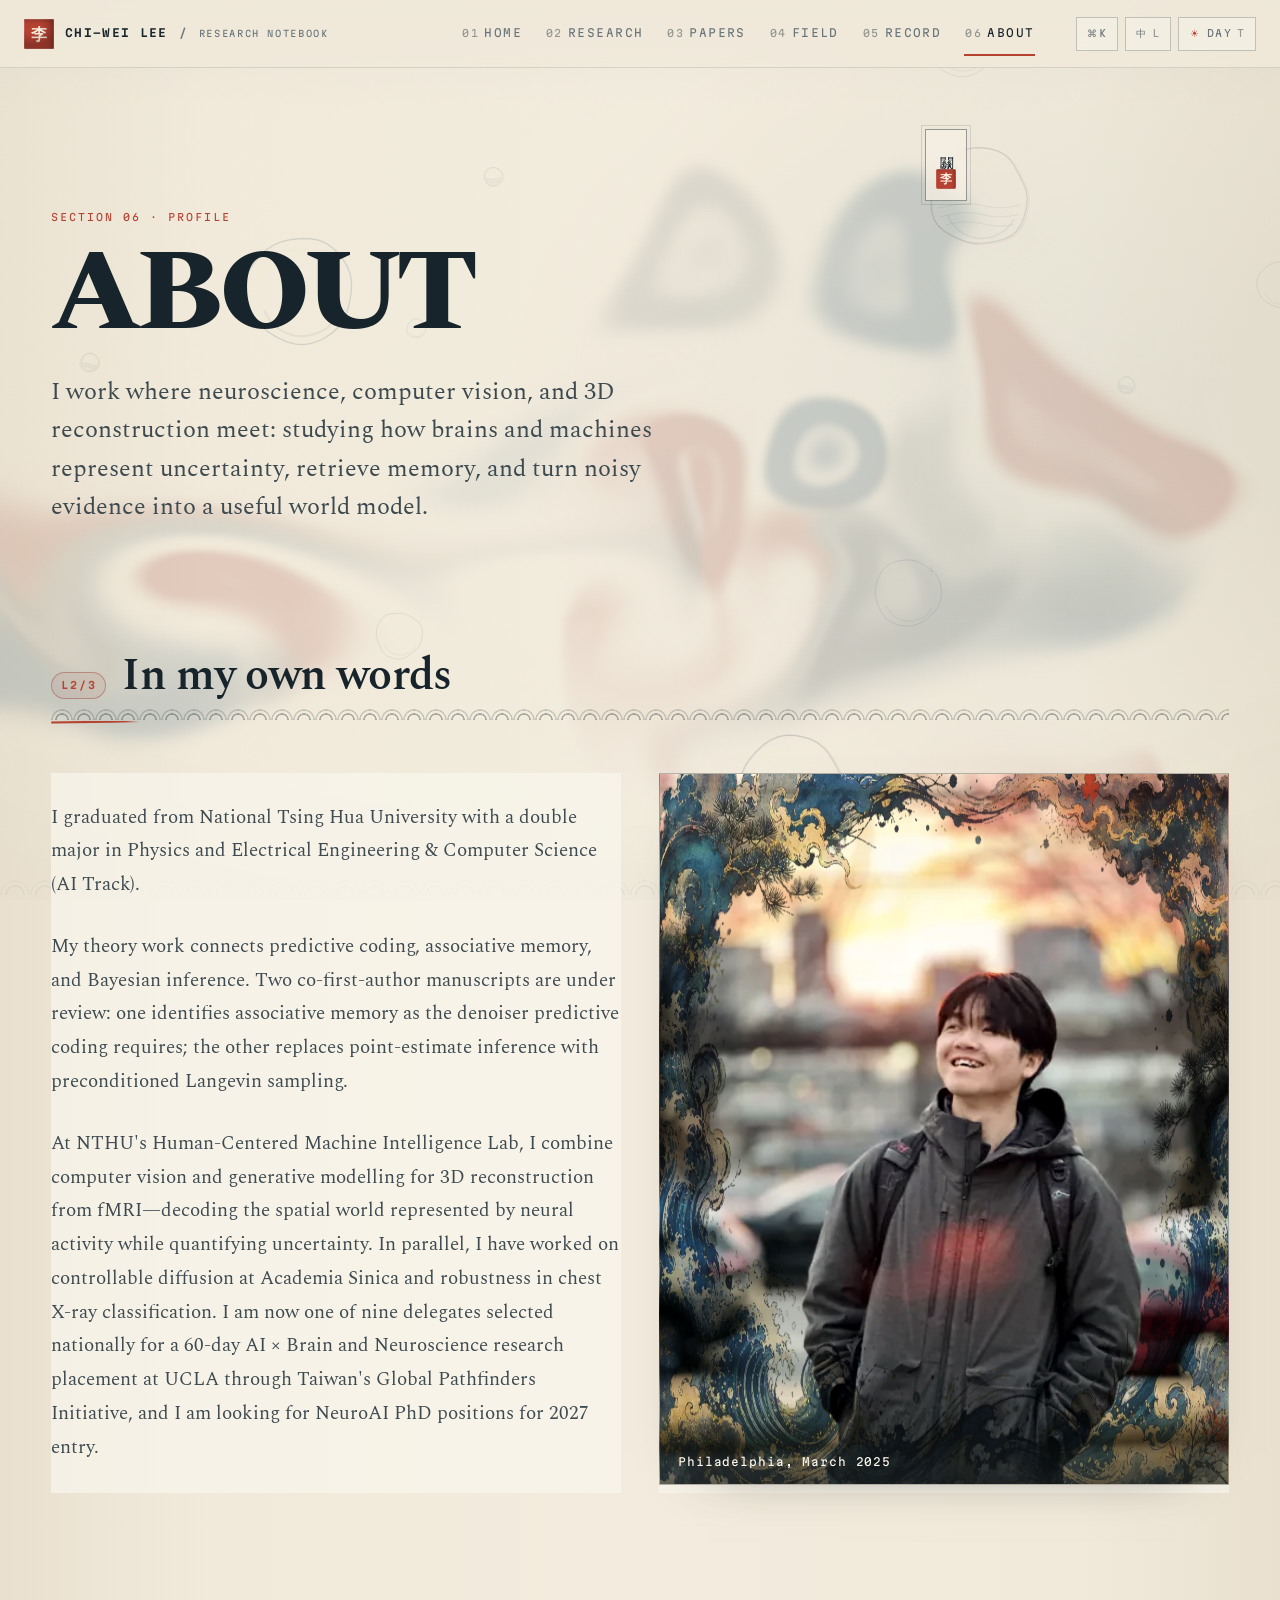
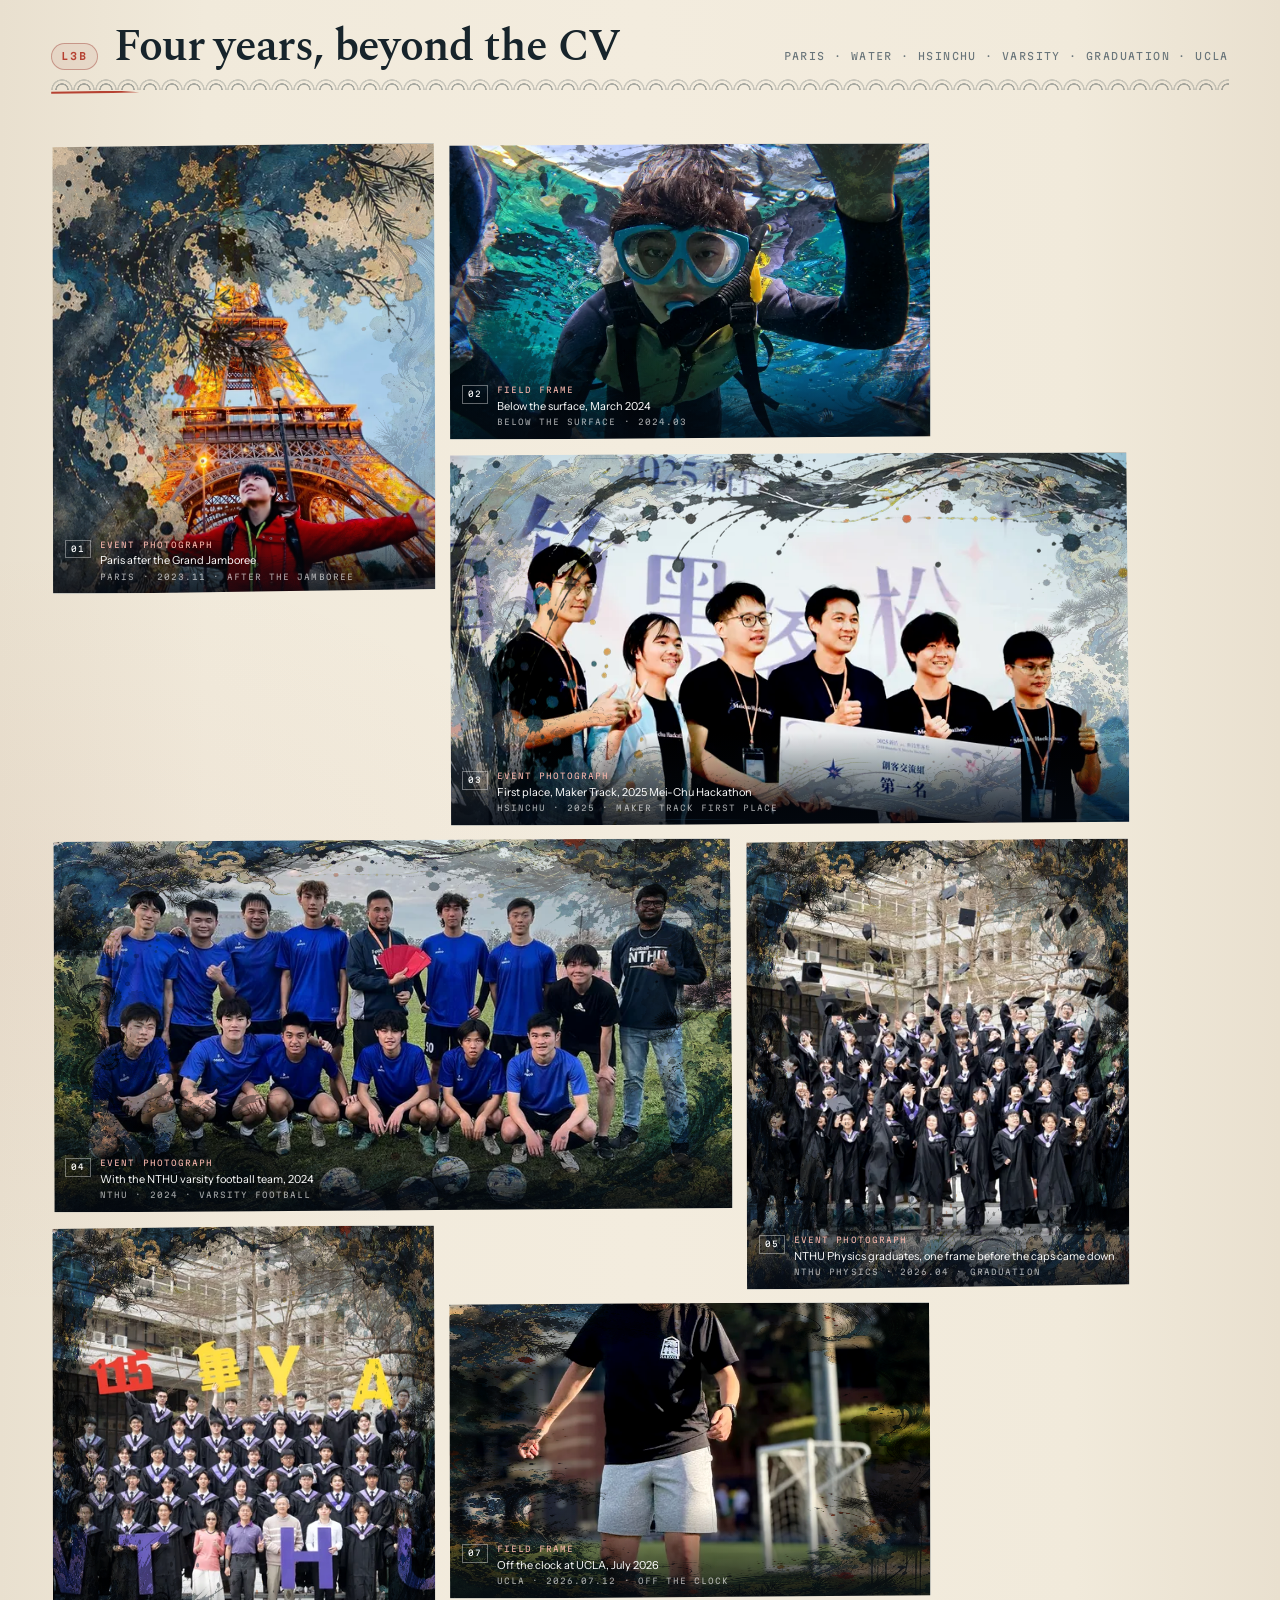
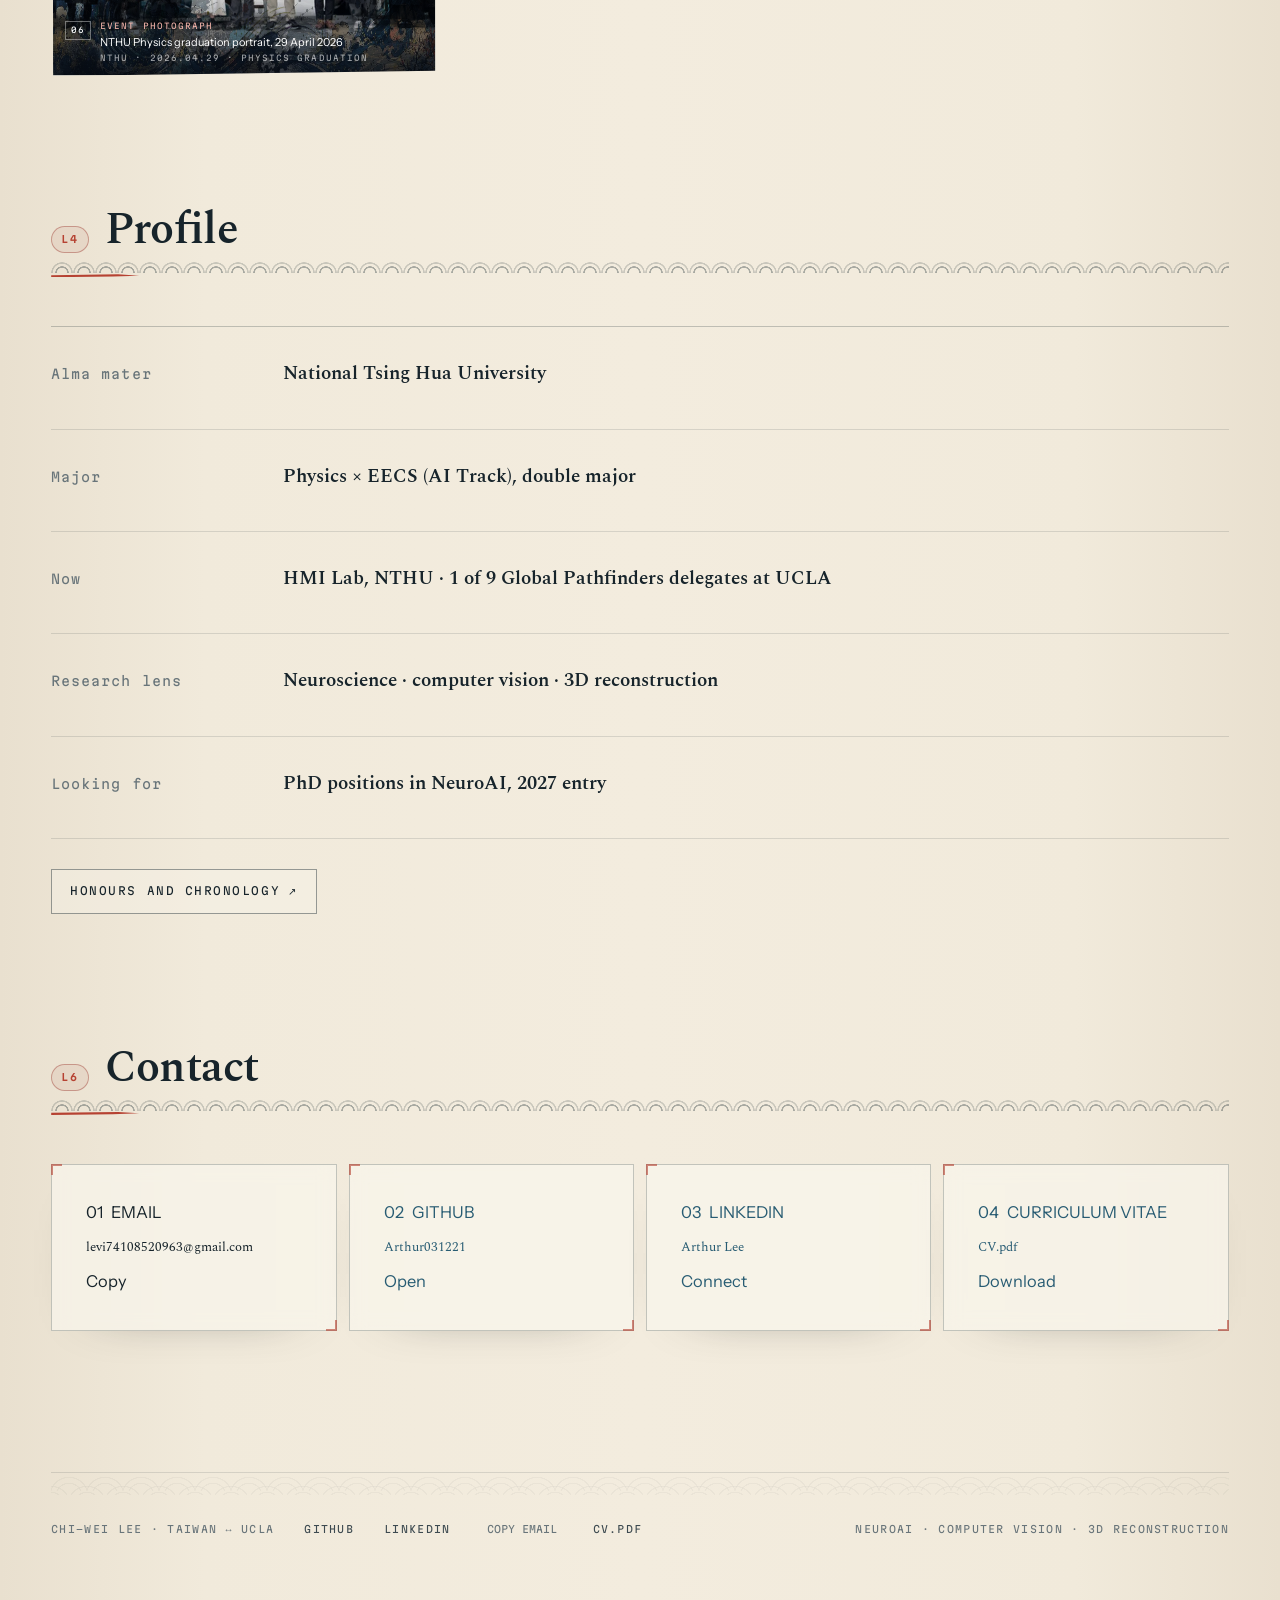
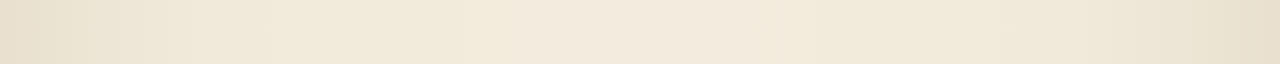
<file: about.html>
<!doctype html>
<html lang="en" data-mode="vivo" class="no-js">
<head>
<meta charset="utf-8">
<meta name="viewport" content="width=device-width, initial-scale=1, viewport-fit=cover">
<title>About — Chi-Wei Lee</title>
<meta name="description" content="Chi-Wei Lee — NeuroAI and computer vision researcher working on neuroscience, generative modelling, and 3D reconstruction from fMRI; currently visiting UCLA.">
<meta name="theme-color" content="#05070d">
<meta name="color-scheme" content="dark light">
<link rel="icon" href="assets/favicon.svg" type="image/svg+xml">
<link rel="apple-touch-icon" href="assets/apple-touch-icon.png" sizes="180x180">
<link rel="canonical" href="https://arthur031221.github.io/about.html">
<meta property="og:type" content="website">
<meta property="og:title" content="About — Chi-Wei Lee">
<meta property="og:description" content="Chi-Wei Lee — NeuroAI and computer vision researcher working on neuroscience, generative modelling, and 3D reconstruction from fMRI; currently visiting UCLA.">
<meta property="og:url" content="https://arthur031221.github.io/about.html">
<meta property="og:site_name" content="Chi-Wei Lee — PE//1">
<meta property="og:image" content="https://arthur031221.github.io/img/art/home-ink.webp">
<meta property="og:image:alt" content="Indigo sumi ink and woodblock contours on warm paper">
<meta property="og:image:type" content="image/webp">
<meta property="og:image:width" content="1635">
<meta property="og:image:height" content="736">
<meta name="twitter:card" content="summary_large_image">
<meta name="twitter:image" content="https://arthur031221.github.io/img/art/home-ink.webp">
<link rel="preload" href="assets/fonts/MartianMono-normal-100-800-latin.woff2" as="font" type="font/woff2" crossorigin>
<link rel="preload" href="assets/fonts/InstrumentSans-normal-400-700-latin.woff2" as="font" type="font/woff2" crossorigin>
<link rel="stylesheet" href="assets/site.css?v=4194fd05">
<script>document.documentElement.classList.remove('no-js');try{var m=localStorage.getItem('pe.mode');if(!m)m=matchMedia('(prefers-color-scheme: light)').matches?'fixed':'vivo';document.documentElement.setAttribute('data-mode',m);var l=localStorage.getItem('pe.lang');if(l)document.documentElement.setAttribute('lang',l==='zh'?'zh-Hant':'en');}catch(e){}</script>

</head>
<body>

<canvas id="substrate" aria-hidden="true"></canvas>
<canvas id="bubbles" aria-hidden="true"></canvas>
<div id="vignette" aria-hidden="true"></div>
<div id="wash" aria-hidden="true"></div>
<div id="reenc" aria-hidden="true"></div>

<a class="skip" href="#main"><span class="en">Skip to content</span><span class="zh">跳至內容</span></a>

<header class="bar">
  <a class="id" href="index.html" aria-label="Chi-Wei Lee — home">
    <span class="seal" aria-hidden="true">李</span>
    <b><span class="en">CHI-WEI LEE</span><span class="zh">李騏維</span></b>
    <span class="sep" aria-hidden="true">/</span>
    <span class="role"><span class="en">RESEARCH NOTEBOOK</span><span class="zh">研究手帖</span></span>
  </a>
  <nav aria-label="Sections" data-aria-en="Sections" data-aria-zh="網站區段"><a href="index.html"><span class="ch">01</span><span class="en">Home</span><span class="zh">首頁</span></a><a href="research.html"><span class="ch">02</span><span class="en">Research</span><span class="zh">研究</span></a><a href="publications.html"><span class="ch">03</span><span class="en">Papers</span><span class="zh">論文</span></a><a href="field.html"><span class="ch">04</span><span class="en">Field</span><span class="zh">現場</span></a><a href="record.html"><span class="ch">05</span><span class="en">Record</span><span class="zh">紀錄</span></a><a href="about.html" aria-current="page"><span class="ch">06</span><span class="en">About</span><span class="zh">關於</span></a></nav>
  <div class="ctl">
    <button type="button" data-act="console" aria-label="Open command console" data-aria-en="Open command console" data-aria-zh="開啟指令控制台" data-rf="console">
      <span class="lb">⌘K</span>
    </button>
    <button type="button" data-act="lang" aria-label="Switch language"><span class="lb">中</span><span class="k">L</span></button>
    <button type="button" data-act="mode" aria-label="Switch colour theme"><span class="mode-glyph" aria-hidden="true">◐</span><span class="lb">NIGHT</span><span class="k">T</span></button>
  </div>
  <button type="button" class="burger" data-act="drawer" aria-label="Menu" aria-controls="drawer" aria-expanded="false"><span></span><span></span><span></span></button>
</header>

<div class="shell">
  <main id="main">

<div class="masthead">
  <aside class="cartouche" aria-hidden="true"><span>關於</span><b>李</b></aside>
  <div class="band err"><span class="en">SECTION 06 · PROFILE</span><span class="zh">第 06 節 · 個人簡介</span></div>
  <h1 class="err"><span class="en">ABOUT</span><span class="zh">關於</span></h1>
  <p class="lede err"><span class="en">I work where neuroscience, computer vision, and 3D reconstruction meet: studying how brains and machines represent uncertainty, retrieve memory, and turn noisy evidence into a useful world model.</span><span class="zh">我的工作位於腦神經、電腦視覺與 3D 重建的交界：研究大腦與機器如何表徵不確定性、提取記憶，並把雜訊證據轉成可用的世界模型。</span></p>
</div>
<section class="sec" id="bio" data-rail="BIO" data-cmd="1" data-cmd-en="In my own words" data-cmd-zh="關於我"><div class="sec-h err"><span class="lay">L2/3</span><h2><span class="en">In my own words</span><span class="zh">關於我</span></h2></div><div class="grid c2" style="background:transparent;border:0;gap:var(--s6)">
  <div class="reading err"><div class="prose"><div class="en"><p>I graduated from National Tsing Hua University with a double major in Physics and Electrical Engineering &amp; Computer Science (AI Track).</p><p>My theory work connects predictive coding, associative memory, and Bayesian inference. Two co-first-author manuscripts are under review: one identifies associative memory as the denoiser predictive coding requires; the other replaces point-estimate inference with preconditioned Langevin sampling.</p><p>At NTHU&#x27;s Human-Centered Machine Intelligence Lab, I combine computer vision and generative modelling for 3D reconstruction from fMRI—decoding the spatial world represented by neural activity while quantifying uncertainty. In parallel, I have worked on controllable diffusion at Academia Sinica and robustness in chest X-ray classification. I am now one of nine delegates selected nationally for a 60-day AI × Brain and Neuroscience research placement at UCLA through Taiwan&#x27;s Global Pathfinders Initiative, and I am looking for NeuroAI PhD positions for 2027 entry.</p></div><div class="zh"><p>我畢業於國立清華大學，雙主修物理系與電機資訊學院學士班（AI 組）。</p><p>我的理論研究連結預測編碼、聯想記憶與貝氏推論。兩篇共同第一作者手稿正在審查：一篇指出聯想記憶正是預測編碼所需的去噪器；另一篇以 preconditioned Langevin sampling 取代只回傳單一點估計的推論。</p><p>在清華 HMI Lab，我結合電腦視覺與生成模型，進行從 fMRI 到 3D 空間的重建：解碼神經活動所表徵的空間世界，同時量化重建的不確定性。我也曾在中研院研究可控 diffusion，並投入胸腔 X 光分類的穩健性問題。目前透過教育部青年百億海外圓夢基金計畫，以全國九位代表之一的身分赴 UCLA 進行 60 天 AI × Brain and Neuroscience 研究，並尋找 2027 年入學的 NeuroAI 博士班機會。</p></div></div></div>
  <div class="err"><figure class="plate tall" data-format="wide" style="background-image:url(img/moments/portrait-philadelphia.thumb.webp)"><img src="img/moments/portrait-philadelphia.webp" srcset="img/moments/portrait-philadelphia-400.webp 400w, img/moments/portrait-philadelphia-800.webp 800w, img/moments/portrait-philadelphia-1200.webp 1200w, img/moments/portrait-philadelphia.webp 1600w" sizes="(max-width:900px) 100vw, 420px" width="1600" height="1200" style="object-position:50% 46%" fetchpriority="high" alt="Philadelphia, March 2025" data-alt-en="Philadelphia, March 2025" data-alt-zh="費城，2025 年 3 月" loading="eager" decoding="async" class=""><figcaption class="cap"><span class="en">Philadelphia, March 2025</span><span class="zh">費城，2025 年 3 月</span></figcaption><span class="iris" aria-hidden="true"></span></figure></div>
</div></section>
<section class="sec" id="four-years" data-rail="FOUR YEARS" data-cmd="1" data-cmd-en="Four years, beyond the CV" data-cmd-zh="履歷之外的四年"><div class="sec-h err"><span class="lay">L3b</span><h2><span class="en">Four years, beyond the CV</span><span class="zh">履歷之外的四年</span></h2><span class="note"><span class="en">Paris · water · Hsinchu · varsity · graduation · UCLA</span><span class="zh">巴黎 · 水下 · 新竹 · 校隊 · 畢業 · UCLA</span></span></div><div class="memory-river memory-river--about err"><figure class="memory-frame memory-frame--portrait" data-treatment="aizuri" data-format="portrait" data-event="igem-2023" style="--media-ratio:960 / 1280" data-lb="img/moments/igem-eiffel-portrait.webp" data-lb-group="about" data-lb-width="960" data-lb-height="1280" data-cap-en="Paris after the Grand Jamboree" data-cap-zh="Grand Jamboree 之後的巴黎"><div class="memory-media"><img src="img/moments/igem-eiffel-portrait.webp" srcset="img/moments/igem-eiffel-portrait-400.webp 400w, img/moments/igem-eiffel-portrait-800.webp 800w, img/moments/igem-eiffel-portrait.webp 960w" sizes="(max-width:520px) 100vw, (max-width:760px) 50vw, 36vw" width="960" height="1280" style="object-position:50% 48%" alt="Paris after the Grand Jamboree" data-alt-en="Paris after the Grand Jamboree" data-alt-zh="Grand Jamboree 之後的巴黎" loading="lazy" decoding="async" class=""><span class="memory-ink" aria-hidden="true"></span><span class="memory-register" aria-hidden="true"></span></div><figcaption><span class="memory-no">01</span><span class="memory-type"><span class="en">Event photograph</span><span class="zh">現場影像</span></span><span class="memory-caption"><span class="en">Paris after the Grand Jamboree</span><span class="zh">Grand Jamboree 之後的巴黎</span></span><span class="memory-slug">PARIS · 2023.11 · AFTER THE JAMBOREE</span></figcaption></figure><figure class="memory-frame memory-frame--standard" data-treatment="aizuri" data-format="standard" data-event="life-2024" style="--media-ratio:1400 / 1600" data-lb="img/moments/underwater.webp" data-lb-group="about" data-lb-width="1400" data-lb-height="1600" data-cap-en="Below the surface, March 2024" data-cap-zh="水面之下，2024 年 3 月"><div class="memory-media"><img src="img/moments/underwater.webp" srcset="img/moments/underwater-400.webp 400w, img/moments/underwater-800.webp 800w, img/moments/underwater-1200.webp 1200w, img/moments/underwater.webp 1400w" sizes="(max-width:520px) 100vw, (max-width:760px) 50vw, 36vw" width="1400" height="1600" style="object-position:50% 48%" alt="Below the surface, March 2024" data-alt-en="Below the surface, March 2024" data-alt-zh="水面之下，2024 年 3 月" loading="lazy" decoding="async" class=""><span class="memory-ink" aria-hidden="true"></span><span class="memory-register" aria-hidden="true"></span></div><figcaption><span class="memory-no">02</span><span class="memory-type"><span class="en">Field frame</span><span class="zh">生活片段</span></span><span class="memory-caption"><span class="en">Below the surface, March 2024</span><span class="zh">水面之下，2024 年 3 月</span></span><span class="memory-slug">BELOW THE SURFACE · 2024.03</span></figcaption></figure><figure class="memory-frame memory-frame--wide" data-treatment="hanga" data-format="wide" data-event="meichu-2025" style="--media-ratio:1600 / 1068" data-lb="img/moments/meichu-first.webp" data-lb-group="about" data-lb-width="1600" data-lb-height="1068" data-cap-en="First place, Maker Track, 2025 Mei-Chu Hackathon" data-cap-zh="2025 梅竹黑客松創客交流組第一名"><div class="memory-media"><img src="img/moments/meichu-first.webp" srcset="img/moments/meichu-first-400.webp 400w, img/moments/meichu-first-800.webp 800w, img/moments/meichu-first-1200.webp 1200w, img/moments/meichu-first.webp 1600w" sizes="(max-width:760px) 100vw, 58vw" width="1600" height="1068" style="object-position:51% 49%" alt="First place, Maker Track, 2025 Mei-Chu Hackathon" data-alt-en="First place, Maker Track, 2025 Mei-Chu Hackathon" data-alt-zh="2025 梅竹黑客松創客交流組第一名" loading="lazy" decoding="async" class=""><span class="memory-ink" aria-hidden="true"></span><span class="memory-register" aria-hidden="true"></span></div><figcaption><span class="memory-no">03</span><span class="memory-type"><span class="en">Event photograph</span><span class="zh">現場影像</span></span><span class="memory-caption"><span class="en">First place, Maker Track, 2025 Mei-Chu Hackathon</span><span class="zh">2025 梅竹黑客松創客交流組第一名</span></span><span class="memory-slug">HSINCHU · 2025 · MAKER TRACK FIRST PLACE</span></figcaption></figure><figure class="memory-frame memory-frame--wide" data-treatment="natural" data-format="standard" data-event="football-varsity" style="--media-ratio:1200 / 1032" data-lb="img/moments/nthu-football-team.webp" data-lb-group="about" data-lb-width="1200" data-lb-height="1032" data-cap-en="With the NTHU varsity football team, 2024" data-cap-zh="國立清華大學足球校隊，2024 年"><div class="memory-media"><img src="img/moments/nthu-football-team.webp" srcset="img/moments/nthu-football-team-400.webp 400w, img/moments/nthu-football-team-800.webp 800w, img/moments/nthu-football-team.webp 1200w" sizes="(max-width:760px) 100vw, 58vw" width="1200" height="1032" style="object-position:50% 45%" alt="With the NTHU varsity football team, 2024" data-alt-en="With the NTHU varsity football team, 2024" data-alt-zh="國立清華大學足球校隊，2024 年" loading="lazy" decoding="async" class=""><span class="memory-ink" aria-hidden="true"></span><span class="memory-register" aria-hidden="true"></span></div><figcaption><span class="memory-no">04</span><span class="memory-type"><span class="en">Event photograph</span><span class="zh">現場影像</span></span><span class="memory-caption"><span class="en">With the NTHU varsity football team, 2024</span><span class="zh">國立清華大學足球校隊，2024 年</span></span><span class="memory-slug">NTHU · 2024 · VARSITY FOOTBALL</span></figcaption></figure><figure class="memory-frame memory-frame--portrait" data-treatment="natural" data-format="wide" data-event="" style="--media-ratio:1600 / 1067" data-lb="img/moments/nthu-graduation.webp" data-lb-group="about" data-lb-width="1600" data-lb-height="1067" data-cap-en="NTHU Physics graduates, one frame before the caps came down" data-cap-zh="清華物理畢業合影——學士帽落下前的一幀"><div class="memory-media"><img src="img/moments/nthu-graduation.webp" srcset="img/moments/nthu-graduation-400.webp 400w, img/moments/nthu-graduation-800.webp 800w, img/moments/nthu-graduation-1200.webp 1200w, img/moments/nthu-graduation.webp 1600w" sizes="(max-width:520px) 100vw, (max-width:760px) 50vw, 36vw" width="1600" height="1067" style="object-position:50% 46%" alt="NTHU Physics graduates, one frame before the caps came down" data-alt-en="NTHU Physics graduates, one frame before the caps came down" data-alt-zh="清華物理畢業合影——學士帽落下前的一幀" loading="lazy" decoding="async" class=""><span class="memory-ink" aria-hidden="true"></span><span class="memory-register" aria-hidden="true"></span></div><figcaption><span class="memory-no">05</span><span class="memory-type"><span class="en">Event photograph</span><span class="zh">現場影像</span></span><span class="memory-caption"><span class="en">NTHU Physics graduates, one frame before the caps came down</span><span class="zh">清華物理畢業合影——學士帽落下前的一幀</span></span><span class="memory-slug">NTHU PHYSICS · 2026.04 · GRADUATION</span></figcaption></figure><figure class="memory-frame memory-frame--portrait" data-treatment="natural" data-format="wide" data-event="meiyichi-2026" style="--media-ratio:1600 / 1067" data-lb="img/moments/nthu-graduation-pose.webp" data-lb-group="about" data-lb-width="1600" data-lb-height="1067" data-cap-en="NTHU Physics graduation portrait, 29 April 2026" data-cap-zh="清華物理畢業合影，2026 年 4 月 29 日"><div class="memory-media"><img src="img/moments/nthu-graduation-pose.webp" srcset="img/moments/nthu-graduation-pose-400.webp 400w, img/moments/nthu-graduation-pose-800.webp 800w, img/moments/nthu-graduation-pose-1200.webp 1200w, img/moments/nthu-graduation-pose.webp 1600w" sizes="(max-width:520px) 100vw, (max-width:760px) 50vw, 36vw" width="1600" height="1067" style="object-position:50% 50%" alt="NTHU Physics graduation portrait, 29 April 2026" data-alt-en="NTHU Physics graduation portrait, 29 April 2026" data-alt-zh="清華物理畢業合影，2026 年 4 月 29 日" loading="lazy" decoding="async" class=""><span class="memory-ink" aria-hidden="true"></span><span class="memory-register" aria-hidden="true"></span></div><figcaption><span class="memory-no">06</span><span class="memory-type"><span class="en">Event photograph</span><span class="zh">現場影像</span></span><span class="memory-caption"><span class="en">NTHU Physics graduation portrait, 29 April 2026</span><span class="zh">清華物理畢業合影，2026 年 4 月 29 日</span></span><span class="memory-slug">NTHU · 2026.04.29 · PHYSICS GRADUATION</span></figcaption></figure><figure class="memory-frame memory-frame--standard" data-treatment="natural" data-format="portrait" data-event="ucla-2026" style="--media-ratio:1200 / 1600" data-lb="img/moments/ucla-football.webp" data-lb-group="about" data-lb-width="1200" data-lb-height="1600" data-cap-en="Off the clock at UCLA, July 2026" data-cap-zh="研究之外的 UCLA，2026 年 7 月"><div class="memory-media"><img src="img/moments/ucla-football.webp" srcset="img/moments/ucla-football-400.webp 400w, img/moments/ucla-football-800.webp 800w, img/moments/ucla-football.webp 1200w" sizes="(max-width:520px) 100vw, (max-width:760px) 50vw, 36vw" width="1200" height="1600" style="object-position:50% 54%" alt="Off the clock at UCLA, July 2026" data-alt-en="Off the clock at UCLA, July 2026" data-alt-zh="研究之外的 UCLA，2026 年 7 月" loading="lazy" decoding="async" class=""><span class="memory-ink" aria-hidden="true"></span><span class="memory-register" aria-hidden="true"></span></div><figcaption><span class="memory-no">07</span><span class="memory-type"><span class="en">Field frame</span><span class="zh">生活片段</span></span><span class="memory-caption"><span class="en">Off the clock at UCLA, July 2026</span><span class="zh">研究之外的 UCLA，2026 年 7 月</span></span><span class="memory-slug">UCLA · 2026.07.12 · OFF THE CLOCK</span></figcaption></figure></div></section>
<section class="sec" id="facts" data-rail="FACTS" data-cmd="1" data-cmd-en="Profile" data-cmd-zh="簡歷"><div class="sec-h err"><span class="lay">L4</span><h2><span class="en">Profile</span><span class="zh">簡歷</span></h2></div><div class="ledger err"><article class="row" style="grid-template-columns:200px minmax(0,1fr)">
  <div class="yr"><span class="en">Alma mater</span><span class="zh">母校</span></div><div class="bd"><h3><span class="en">National Tsing Hua University</span><span class="zh">國立清華大學</span></h3></div></article><article class="row" style="grid-template-columns:200px minmax(0,1fr)">
  <div class="yr"><span class="en">Major</span><span class="zh">主修</span></div><div class="bd"><h3><span class="en">Physics × EECS (AI Track), double major</span><span class="zh">物理系 × 電資學士班（AI 組），雙主修</span></h3></div></article><article class="row" style="grid-template-columns:200px minmax(0,1fr)">
  <div class="yr"><span class="en">Now</span><span class="zh">現況</span></div><div class="bd"><h3><span class="en">HMI Lab, NTHU · 1 of 9 Global Pathfinders delegates at UCLA</span><span class="zh">清華 HMI Lab · 全國 9 位海外圓夢代表之一，訪問 UCLA</span></h3></div></article><article class="row" style="grid-template-columns:200px minmax(0,1fr)">
  <div class="yr"><span class="en">Research lens</span><span class="zh">研究視角</span></div><div class="bd"><h3><span class="en">Neuroscience · computer vision · 3D reconstruction</span><span class="zh">腦神經 · 電腦視覺 · 3D 重建</span></h3></div></article><article class="row" style="grid-template-columns:200px minmax(0,1fr)">
  <div class="yr"><span class="en">Looking for</span><span class="zh">尋找</span></div><div class="bd"><h3><span class="en">PhD positions in NeuroAI, 2027 entry</span><span class="zh">NeuroAI 博士班，2027 入學</span></h3></div></article></div><div class="acts"><a class="act" href="record.html#honours"><span class="en">Honours and chronology</span><span class="zh">獎項與年表</span></a></div></section>
<section class="sec" id="contact" data-rail="CONTACT" data-cmd="1" data-cmd-en="Contact" data-cmd-zh="聯絡方式"><div class="sec-h err"><span class="lay">L6</span><h2><span class="en">Contact</span><span class="zh">聯絡方式</span></h2></div><div class="grid contact-grid" style="background:transparent;border:0;gap:var(--s3)">
  <button class="card err" type="button" data-act="mail" data-mail="levi74108520963@gmail.com" style="text-align:left">
    <div class="idx"><span class="n">01</span><span class="en">EMAIL</span><span class="zh">電子郵件</span></div>
    <h3 style="font-size:var(--t-sm);word-break:break-all">levi74108520963@gmail.com</h3>
    <span class="more"><span class="en">Copy</span><span class="zh">複製</span></span>
  </button>
  <a class="card err" href="https://github.com/Arthur031221" rel="noopener">
    <div class="idx"><span class="n">02</span>GITHUB</div>
    <h3 style="font-size:var(--t-sm)">Arthur031221</h3>
    <span class="more"><span class="en">Open</span><span class="zh">前往</span></span>
  </a>
  <a class="card err" href="https://www.linkedin.com/in/arthur-lee-367511354/" rel="me noopener">
    <div class="idx"><span class="n">03</span>LINKEDIN</div>
    <h3 style="font-size:var(--t-sm)">Arthur Lee</h3>
    <span class="more"><span class="en">Connect</span><span class="zh">前往</span></span>
  </a>
  <a class="card err" href="CV.pdf">
    <div class="idx"><span class="n">04</span><span class="en">CURRICULUM VITAE</span><span class="zh">履歷</span></div>
    <h3 style="font-size:var(--t-sm)">CV.pdf</h3>
    <span class="more"><span class="en">Download</span><span class="zh">下載</span></span>
  </a>
</div></section>
    <footer class="foot">
      <span><span class="en">Chi-Wei Lee · Taiwan ↔ UCLA</span><span class="zh">李騏維 · 台灣 ↔ UCLA</span></span>
      <a href="https://github.com/Arthur031221" rel="noopener">GITHUB</a>
      <a href="https://www.linkedin.com/in/arthur-lee-367511354/" rel="me noopener">LINKEDIN</a>
      <button type="button" data-act="mail" data-mail="levi74108520963@gmail.com"><span class="en">COPY EMAIL</span><span class="zh">複製信箱</span></button>
      <a href="CV.pdf">CV.PDF</a>
      <span class="r"><span class="en">NeuroAI · computer vision · 3D reconstruction</span><span class="zh">腦神經 · 電腦視覺 · 3D 重建</span></span>
    </footer>
  </main>
</div>

<nav id="drawer" aria-label="Mobile sections" data-aria-en="Mobile sections" data-aria-zh="行動版網站區段" aria-hidden="true" inert><a href="index.html"><span class="ch">CH.01</span><span class="en">Home</span><span class="zh">首頁</span></a><a href="research.html"><span class="ch">CH.02</span><span class="en">Research</span><span class="zh">研究</span></a><a href="publications.html"><span class="ch">CH.03</span><span class="en">Papers</span><span class="zh">論文</span></a><a href="field.html"><span class="ch">CH.04</span><span class="en">Field</span><span class="zh">現場</span></a><a href="record.html"><span class="ch">CH.05</span><span class="en">Record</span><span class="zh">紀錄</span></a><a href="about.html" aria-current="page"><span class="ch">CH.06</span><span class="en">About</span><span class="zh">關於</span></a></nav>

<dialog id="console" aria-label="Command console" data-aria-en="Command console" data-aria-zh="指令控制台">
  <div class="box">
    <div class="bh"><span class="led"></span><span class="en">STIMULUS CONSOLE</span><span class="zh">刺激控制台</span><span class="esc">ESC</span></div>
    <input type="text" autocomplete="off" spellcheck="false" placeholder="Type a command…" data-placeholder-en="Type a command…" data-placeholder-zh="輸入指令…" aria-label="Command" data-aria-en="Command" data-aria-zh="指令" role="combobox" aria-autocomplete="list" aria-controls="command-list" aria-expanded="false">
    <ul id="command-list" role="listbox"></ul>
  </div>
</dialog>

<dialog id="lightbox" aria-label="Photograph" data-aria-en="Photograph" data-aria-zh="照片檢視器">
  <div class="lb">
    <div class="lb-media" data-lb-media></div>
    <div class="lbar">
      <span class="n">01 / 01</span>
      <span class="cap"></span>
      <span class="sp">
        <button type="button" data-lb-close><span class="en">CLOSE ×</span><span class="zh">關閉 ×</span></button>
        <button type="button" data-lb-nav="prev" aria-label="Previous" data-aria-en="Previous photograph" data-aria-zh="上一張照片">← <span class="en">PREV</span><span class="zh">上一張</span></button>
        <button type="button" data-lb-nav="next" aria-label="Next" data-aria-en="Next photograph" data-aria-zh="下一張照片"><span class="en">NEXT</span><span class="zh">下一張</span> →</button>
      </span>
    </div>
  </div>
</dialog>

<noscript>
  <style>#substrate,#bubbles,#boot,.rail,.depth{display:none}.err{opacity:1!important;transform:none!important;filter:none!important}</style>
</noscript>

<script src="assets/runtime.js?v=04b2d562" defer></script>
<script src="assets/substrate.js?v=7973cc77" defer></script>
<script src="assets/bubbles.js?v=498d6102" defer></script>
</body>
</html>
</file>
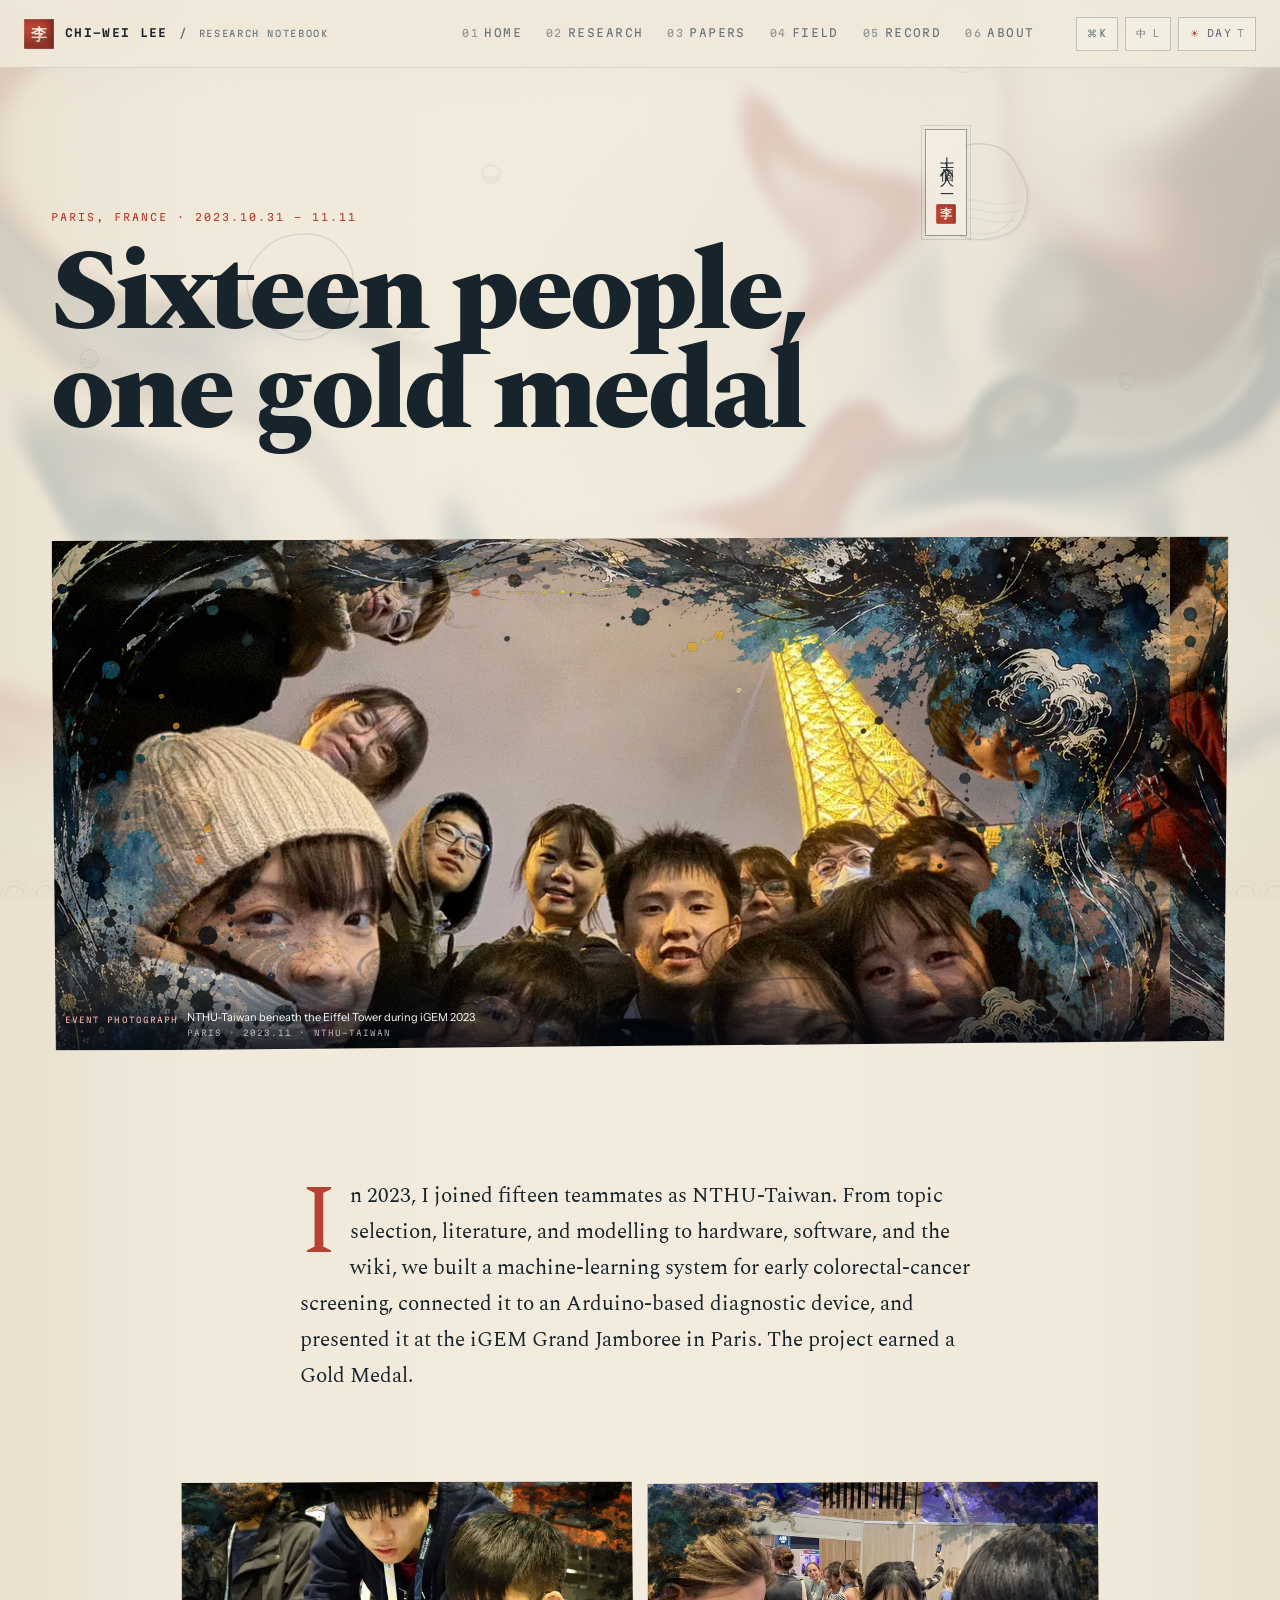
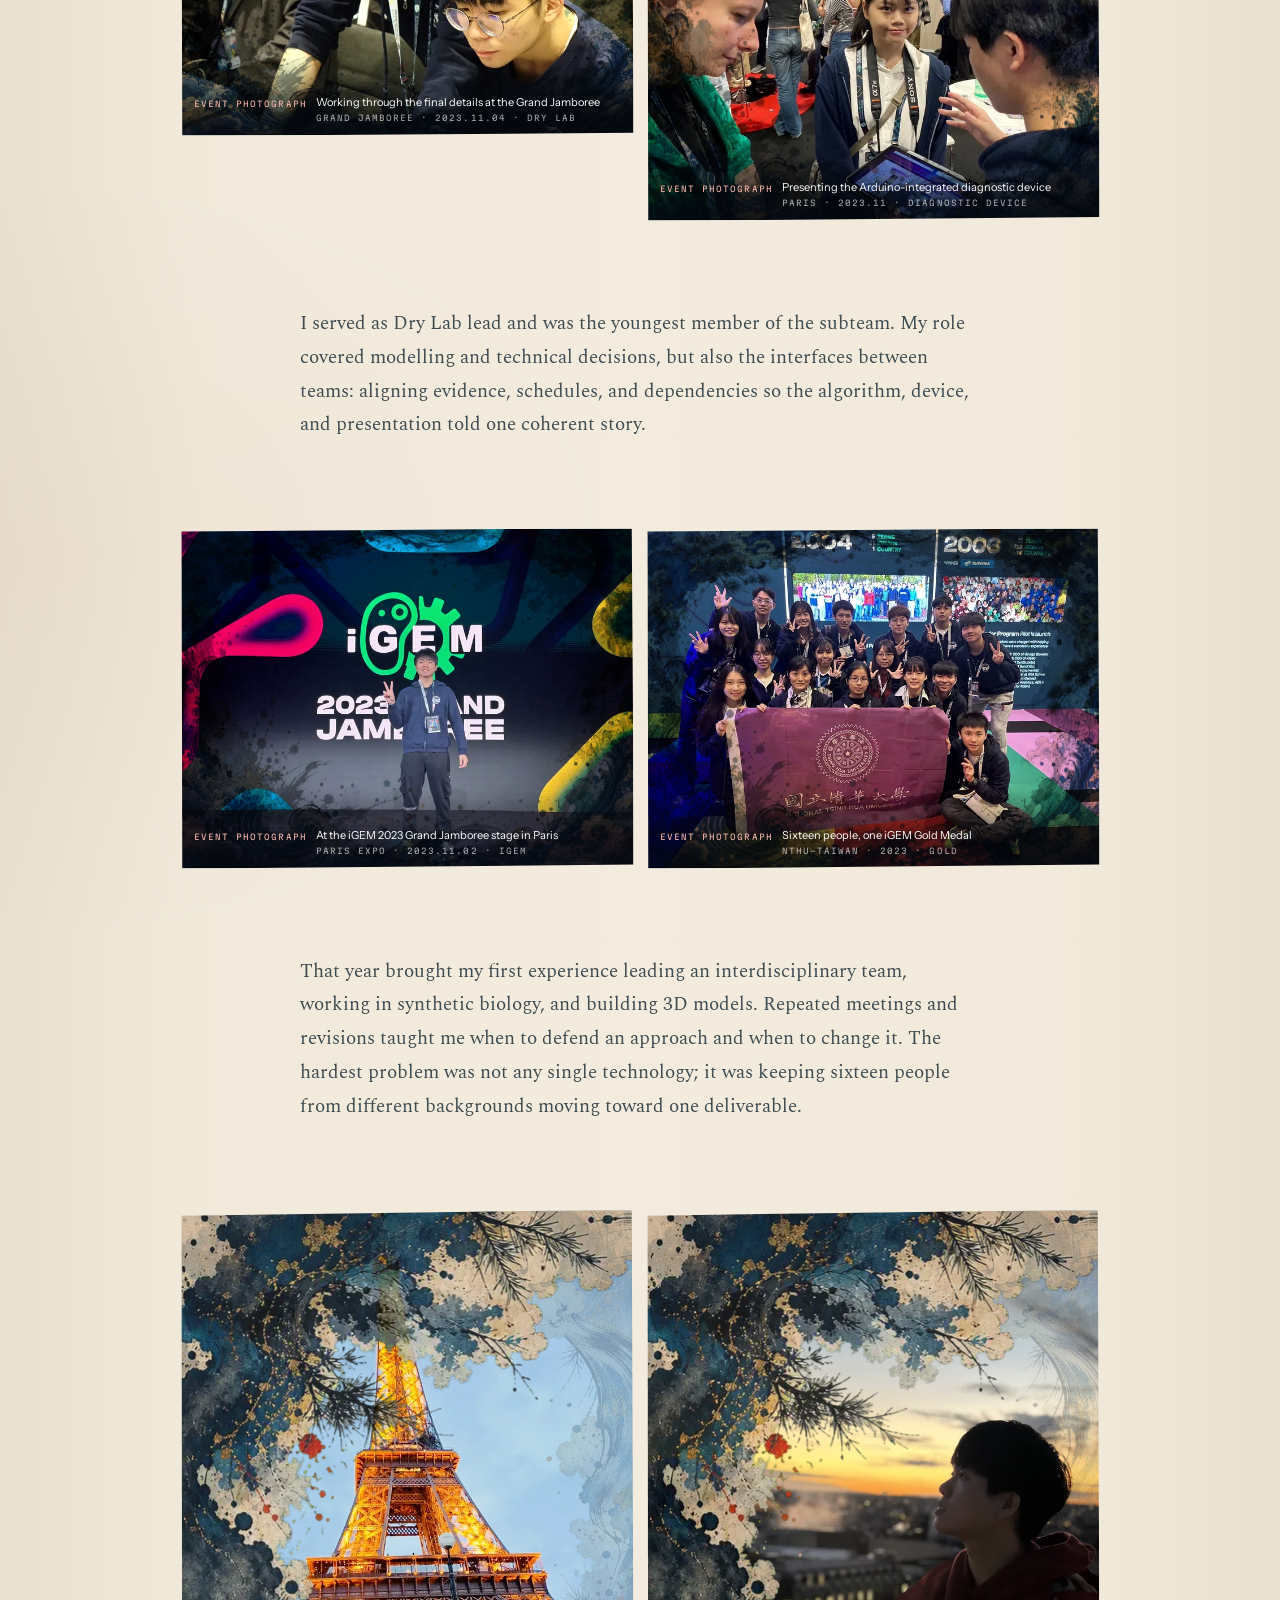
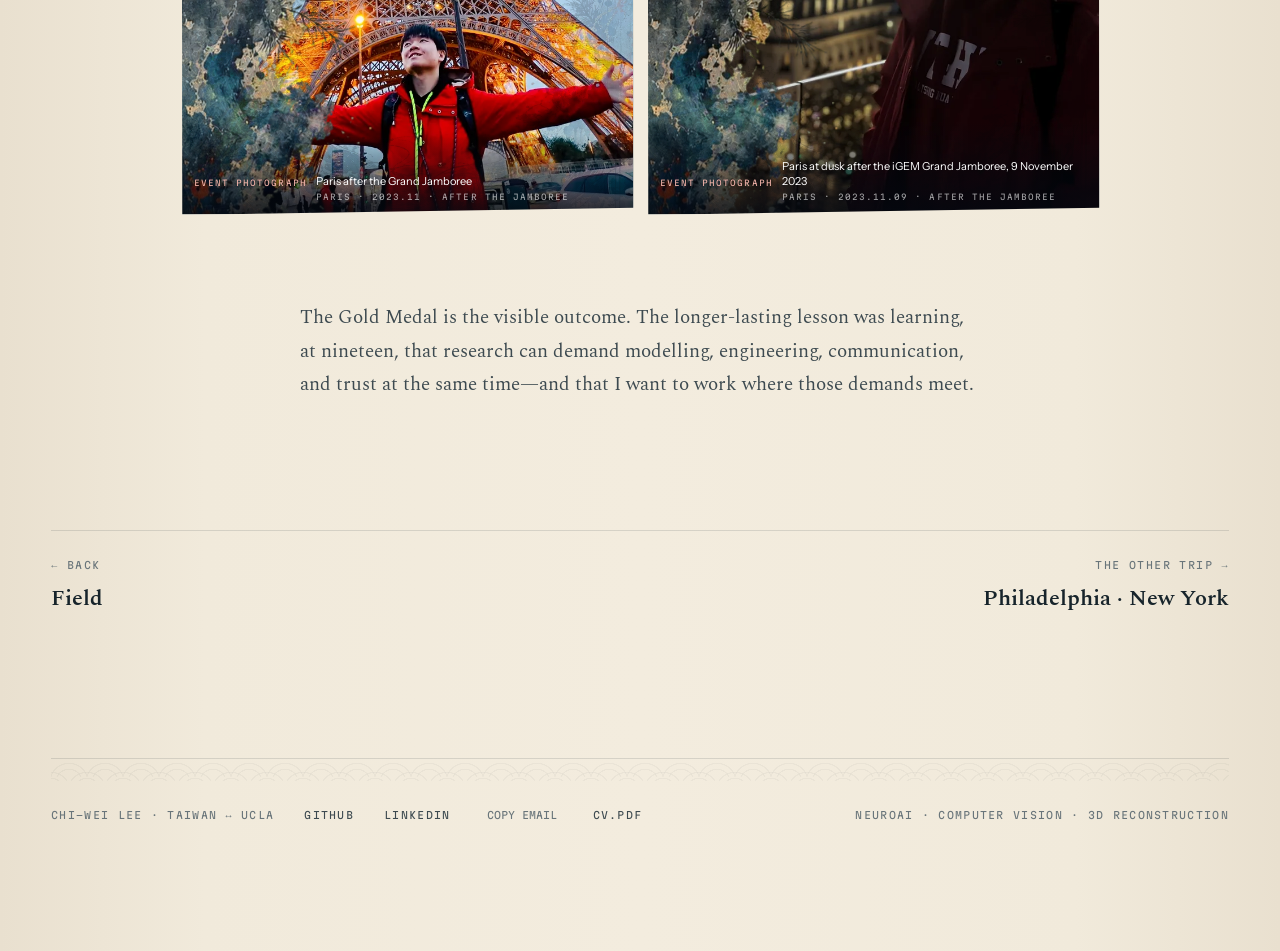
<file: field-igem.html>
<!doctype html>
<html lang="en" data-mode="vivo" class="no-js">
<head>
<meta charset="utf-8">
<meta name="viewport" content="width=device-width, initial-scale=1, viewport-fit=cover">
<title>Sixteen people, one gold medal — Chi-Wei Lee</title>
<meta name="description" content="Sixteen people, one gold medal — leading the Dry Lab team at the iGEM Grand Jamboree in Paris.">
<meta name="theme-color" content="#05070d">
<meta name="color-scheme" content="dark light">
<link rel="icon" href="assets/favicon.svg" type="image/svg+xml">
<link rel="apple-touch-icon" href="assets/apple-touch-icon.png" sizes="180x180">
<link rel="canonical" href="https://arthur031221.github.io/field-igem.html">
<meta property="og:type" content="website">
<meta property="og:title" content="Sixteen people, one gold medal — Chi-Wei Lee">
<meta property="og:description" content="Sixteen people, one gold medal — leading the Dry Lab team at the iGEM Grand Jamboree in Paris.">
<meta property="og:url" content="https://arthur031221.github.io/field-igem.html">
<meta property="og:site_name" content="Chi-Wei Lee — PE//1">
<meta property="og:image" content="https://arthur031221.github.io/img/art/home-ink.webp">
<meta property="og:image:alt" content="Indigo sumi ink and woodblock contours on warm paper">
<meta property="og:image:type" content="image/webp">
<meta property="og:image:width" content="1635">
<meta property="og:image:height" content="736">
<meta name="twitter:card" content="summary_large_image">
<meta name="twitter:image" content="https://arthur031221.github.io/img/art/home-ink.webp">
<link rel="preload" href="assets/fonts/MartianMono-normal-100-800-latin.woff2" as="font" type="font/woff2" crossorigin>
<link rel="preload" href="assets/fonts/InstrumentSans-normal-400-700-latin.woff2" as="font" type="font/woff2" crossorigin>
<link rel="stylesheet" href="assets/site.css?v=4194fd05">
<script>document.documentElement.classList.remove('no-js');try{var m=localStorage.getItem('pe.mode');if(!m)m=matchMedia('(prefers-color-scheme: light)').matches?'fixed':'vivo';document.documentElement.setAttribute('data-mode',m);var l=localStorage.getItem('pe.lang');if(l)document.documentElement.setAttribute('lang',l==='zh'?'zh-Hant':'en');}catch(e){}</script>

</head>
<body>

<canvas id="substrate" aria-hidden="true"></canvas>
<canvas id="bubbles" aria-hidden="true"></canvas>
<div id="vignette" aria-hidden="true"></div>
<div id="wash" aria-hidden="true"></div>
<div id="reenc" aria-hidden="true"></div>

<a class="skip" href="#main"><span class="en">Skip to content</span><span class="zh">跳至內容</span></a>

<header class="bar">
  <a class="id" href="index.html" aria-label="Chi-Wei Lee — home">
    <span class="seal" aria-hidden="true">李</span>
    <b><span class="en">CHI-WEI LEE</span><span class="zh">李騏維</span></b>
    <span class="sep" aria-hidden="true">/</span>
    <span class="role"><span class="en">RESEARCH NOTEBOOK</span><span class="zh">研究手帖</span></span>
  </a>
  <nav aria-label="Sections" data-aria-en="Sections" data-aria-zh="網站區段"><a href="index.html"><span class="ch">01</span><span class="en">Home</span><span class="zh">首頁</span></a><a href="research.html"><span class="ch">02</span><span class="en">Research</span><span class="zh">研究</span></a><a href="publications.html"><span class="ch">03</span><span class="en">Papers</span><span class="zh">論文</span></a><a href="field.html"><span class="ch">04</span><span class="en">Field</span><span class="zh">現場</span></a><a href="record.html"><span class="ch">05</span><span class="en">Record</span><span class="zh">紀錄</span></a><a href="about.html"><span class="ch">06</span><span class="en">About</span><span class="zh">關於</span></a></nav>
  <div class="ctl">
    <button type="button" data-act="console" aria-label="Open command console" data-aria-en="Open command console" data-aria-zh="開啟指令控制台" data-rf="console">
      <span class="lb">⌘K</span>
    </button>
    <button type="button" data-act="lang" aria-label="Switch language"><span class="lb">中</span><span class="k">L</span></button>
    <button type="button" data-act="mode" aria-label="Switch colour theme"><span class="mode-glyph" aria-hidden="true">◐</span><span class="lb">NIGHT</span><span class="k">T</span></button>
  </div>
  <button type="button" class="burger" data-act="drawer" aria-label="Menu" aria-controls="drawer" aria-expanded="false"><span></span><span></span><span></span></button>
</header>

<div class="shell">
  <main id="main">

<div class="masthead essay-masthead">
  <aside class="cartouche" aria-hidden="true"><span>十六個人，一</span><b>李</b></aside>
  <div class="band err">Paris, France · 2023.10.31 – 11.11</div>
  <h1 class="err"><span class="en">Sixteen people, one gold medal</span><span class="zh">十六個人，一面金牌</span></h1>
</div>
<div class="essay-hero"><figure class="memory-frame memory-frame--hero" data-treatment="hanga" data-format="wide" data-event="igem-2023" style="--media-ratio:1479 / 1109"><div class="memory-media"><img src="img/moments/igem-eiffel-team.webp" srcset="img/moments/igem-eiffel-team-400.webp 400w, img/moments/igem-eiffel-team-800.webp 800w, img/moments/igem-eiffel-team-1200.webp 1200w, img/moments/igem-eiffel-team.webp 1479w" sizes="(max-width:760px) 100vw, 1174px" width="1479" height="1109" style="object-position:50% 48%" fetchpriority="high" alt="NTHU-Taiwan beneath the Eiffel Tower during iGEM 2023" data-alt-en="NTHU-Taiwan beneath the Eiffel Tower during iGEM 2023" data-alt-zh="iGEM 2023 行程中，NTHU-Taiwan 團隊在艾菲爾鐵塔下" loading="eager" decoding="async" class=""><span class="memory-ink" aria-hidden="true"></span><span class="memory-register" aria-hidden="true"></span></div><figcaption><span class="memory-type"><span class="en">Event photograph</span><span class="zh">現場影像</span></span><span class="memory-caption"><span class="en">NTHU-Taiwan beneath the Eiffel Tower during iGEM 2023</span><span class="zh">iGEM 2023 行程中，NTHU-Taiwan 團隊在艾菲爾鐵塔下</span></span><span class="memory-slug">PARIS · 2023.11 · NTHU-TAIWAN</span></figcaption></figure></div>
<article class="sec settle reading" id="essay" data-rail="ESSAY">
  <div class="prose err">
    <div class="en"><p class="lead">In 2023, I joined fifteen teammates as NTHU-Taiwan. From topic selection, literature, and modelling to hardware, software, and the wiki, we built a machine-learning system for early colorectal-cancer screening, connected it to an Arduino-based diagnostic device, and presented it at the iGEM Grand Jamboree in Paris. The project earned a Gold Medal.</p><div class="essay-memory-pair"><figure class="memory-frame essay-memory memory-frame--wide" data-treatment="natural" data-format="wide" data-event="igem-2023" style="--media-ratio:1600 / 1067"><div class="memory-media"><img src="img/moments/igem-work.webp" srcset="img/moments/igem-work-400.webp 400w, img/moments/igem-work-800.webp 800w, img/moments/igem-work-1200.webp 1200w, img/moments/igem-work.webp 1600w" sizes="(max-width:900px) 100vw, 720px" width="1600" height="1067" style="object-position:51% 44%" alt="Working through the final details at the Grand Jamboree" data-alt-en="Working through the final details at the Grand Jamboree" data-alt-zh="Grand Jamboree 現場校對最後細節" loading="lazy" decoding="async" class=""><span class="memory-ink" aria-hidden="true"></span><span class="memory-register" aria-hidden="true"></span></div><figcaption><span class="memory-type"><span class="en">Event photograph</span><span class="zh">現場影像</span></span><span class="memory-caption"><span class="en">Working through the final details at the Grand Jamboree</span><span class="zh">Grand Jamboree 現場校對最後細節</span></span><span class="memory-slug">GRAND JAMBOREE · 2023.11.04 · DRY LAB</span></figcaption></figure><figure class="memory-frame essay-memory memory-frame--standard" data-treatment="natural" data-format="wide" data-event="igem-2023" style="--media-ratio:1479 / 1109"><div class="memory-media"><img src="img/igem3.webp" srcset="img/igem3-400.webp 400w, img/igem3-800.webp 800w, img/igem3-1200.webp 1200w, img/igem3.webp 1479w" sizes="(max-width:900px) 100vw, 720px" width="1479" height="1109" style="object-position:50% 42%" alt="Presenting the Arduino-integrated diagnostic device" data-alt-en="Presenting the Arduino-integrated diagnostic device" data-alt-zh="展示整合 Arduino 的診斷裝置" loading="lazy" decoding="async" class=""><span class="memory-ink" aria-hidden="true"></span><span class="memory-register" aria-hidden="true"></span></div><figcaption><span class="memory-type"><span class="en">Event photograph</span><span class="zh">現場影像</span></span><span class="memory-caption"><span class="en">Presenting the Arduino-integrated diagnostic device</span><span class="zh">展示整合 Arduino 的診斷裝置</span></span><span class="memory-slug">PARIS · 2023.11 · DIAGNOSTIC DEVICE</span></figcaption></figure></div><p>I served as Dry Lab lead and was the youngest member of the subteam. My role covered modelling and technical decisions, but also the interfaces between teams: aligning evidence, schedules, and dependencies so the algorithm, device, and presentation told one coherent story.</p><div class="essay-memory-pair"><figure class="memory-frame essay-memory memory-frame--standard" data-treatment="natural" data-format="wide" data-event="igem-2023" style="--media-ratio:1600 / 1200"><div class="memory-media"><img src="img/moments/igem-stage.webp" srcset="img/moments/igem-stage-400.webp 400w, img/moments/igem-stage-800.webp 800w, img/moments/igem-stage-1200.webp 1200w, img/moments/igem-stage.webp 1600w" sizes="(max-width:900px) 100vw, 720px" width="1600" height="1200" style="object-position:50% 42%" alt="At the iGEM 2023 Grand Jamboree stage in Paris" data-alt-en="At the iGEM 2023 Grand Jamboree stage in Paris" data-alt-zh="於巴黎 iGEM 2023 Grand Jamboree 舞台" loading="lazy" decoding="async" class=""><span class="memory-ink" aria-hidden="true"></span><span class="memory-register" aria-hidden="true"></span></div><figcaption><span class="memory-type"><span class="en">Event photograph</span><span class="zh">現場影像</span></span><span class="memory-caption"><span class="en">At the iGEM 2023 Grand Jamboree stage in Paris</span><span class="zh">於巴黎 iGEM 2023 Grand Jamboree 舞台</span></span><span class="memory-slug">PARIS EXPO · 2023.11.02 · iGEM</span></figcaption></figure><figure class="memory-frame essay-memory memory-frame--standard" data-treatment="natural" data-format="wide" data-event="igem-2023" style="--media-ratio:1600 / 1200"><div class="memory-media"><img src="img/igem2.webp" srcset="img/igem2-400.webp 400w, img/igem2-800.webp 800w, img/igem2-1200.webp 1200w, img/igem2.webp 1600w" sizes="(max-width:900px) 100vw, 720px" width="1600" height="1200" style="object-position:50% 38%" alt="Sixteen people, one iGEM Gold Medal" data-alt-en="Sixteen people, one iGEM Gold Medal" data-alt-zh="十六個人，一面 iGEM 金牌" loading="lazy" decoding="async" class=""><span class="memory-ink" aria-hidden="true"></span><span class="memory-register" aria-hidden="true"></span></div><figcaption><span class="memory-type"><span class="en">Event photograph</span><span class="zh">現場影像</span></span><span class="memory-caption"><span class="en">Sixteen people, one iGEM Gold Medal</span><span class="zh">十六個人，一面 iGEM 金牌</span></span><span class="memory-slug">NTHU-TAIWAN · 2023 · GOLD</span></figcaption></figure></div><p>That year brought my first experience leading an interdisciplinary team, working in synthetic biology, and building 3D models. Repeated meetings and revisions taught me when to defend an approach and when to change it. The hardest problem was not any single technology; it was keeping sixteen people from different backgrounds moving toward one deliverable.</p><div class="essay-memory-pair"><figure class="memory-frame essay-memory memory-frame--portrait" data-treatment="aizuri" data-format="portrait" data-event="igem-2023" style="--media-ratio:960 / 1280"><div class="memory-media"><img src="img/moments/igem-eiffel-portrait.webp" srcset="img/moments/igem-eiffel-portrait-400.webp 400w, img/moments/igem-eiffel-portrait-800.webp 800w, img/moments/igem-eiffel-portrait.webp 960w" sizes="(max-width:900px) 100vw, 720px" width="960" height="1280" style="object-position:50% 48%" alt="Paris after the Grand Jamboree" data-alt-en="Paris after the Grand Jamboree" data-alt-zh="Grand Jamboree 之後的巴黎" loading="lazy" decoding="async" class=""><span class="memory-ink" aria-hidden="true"></span><span class="memory-register" aria-hidden="true"></span></div><figcaption><span class="memory-type"><span class="en">Event photograph</span><span class="zh">現場影像</span></span><span class="memory-caption"><span class="en">Paris after the Grand Jamboree</span><span class="zh">Grand Jamboree 之後的巴黎</span></span><span class="memory-slug">PARIS · 2023.11 · AFTER THE JAMBOREE</span></figcaption></figure><figure class="memory-frame essay-memory memory-frame--portrait" data-treatment="aizuri" data-format="portrait" data-event="igem-2023" style="--media-ratio:1200 / 1600"><div class="memory-media"><img src="img/moments/igem-paris-dusk.webp" srcset="img/moments/igem-paris-dusk-400.webp 400w, img/moments/igem-paris-dusk-800.webp 800w, img/moments/igem-paris-dusk.webp 1200w" sizes="(max-width:900px) 100vw, 720px" width="1200" height="1600" style="object-position:50% 48%" alt="Paris at dusk after the iGEM Grand Jamboree, 9 November 2023" data-alt-en="Paris at dusk after the iGEM Grand Jamboree, 9 November 2023" data-alt-zh="iGEM Grand Jamboree 之後的巴黎黃昏，2023 年 11 月 9 日" loading="lazy" decoding="async" class=""><span class="memory-ink" aria-hidden="true"></span><span class="memory-register" aria-hidden="true"></span></div><figcaption><span class="memory-type"><span class="en">Event photograph</span><span class="zh">現場影像</span></span><span class="memory-caption"><span class="en">Paris at dusk after the iGEM Grand Jamboree, 9 November 2023</span><span class="zh">iGEM Grand Jamboree 之後的巴黎黃昏，2023 年 11 月 9 日</span></span><span class="memory-slug">PARIS · 2023.11.09 · AFTER THE JAMBOREE</span></figcaption></figure></div><p>The Gold Medal is the visible outcome. The longer-lasting lesson was learning, at nineteen, that research can demand modelling, engineering, communication, and trust at the same time—and that I want to work where those demands meet.</p></div>
    <div class="zh"><p class="lead">2023 年，我與另外十五位隊友組成 NTHU-Taiwan，從題目選定、文獻與模型，到硬體、軟體與 wiki，完成一套以機器學習協助大腸癌早期篩檢的系統。我們把診斷模型接上 Arduino 裝置，前往巴黎參加 iGEM Grand Jamboree，最終獲得金牌。</p><div class="essay-memory-pair"><figure class="memory-frame essay-memory memory-frame--wide" data-treatment="natural" data-format="wide" data-event="igem-2023" style="--media-ratio:1600 / 1067"><div class="memory-media"><img src="img/moments/igem-work.webp" srcset="img/moments/igem-work-400.webp 400w, img/moments/igem-work-800.webp 800w, img/moments/igem-work-1200.webp 1200w, img/moments/igem-work.webp 1600w" sizes="(max-width:900px) 100vw, 720px" width="1600" height="1067" style="object-position:51% 44%" alt="Working through the final details at the Grand Jamboree" data-alt-en="Working through the final details at the Grand Jamboree" data-alt-zh="Grand Jamboree 現場校對最後細節" loading="lazy" decoding="async" class=""><span class="memory-ink" aria-hidden="true"></span><span class="memory-register" aria-hidden="true"></span></div><figcaption><span class="memory-type"><span class="en">Event photograph</span><span class="zh">現場影像</span></span><span class="memory-caption"><span class="en">Working through the final details at the Grand Jamboree</span><span class="zh">Grand Jamboree 現場校對最後細節</span></span><span class="memory-slug">GRAND JAMBOREE · 2023.11.04 · DRY LAB</span></figcaption></figure><figure class="memory-frame essay-memory memory-frame--standard" data-treatment="natural" data-format="wide" data-event="igem-2023" style="--media-ratio:1479 / 1109"><div class="memory-media"><img src="img/igem3.webp" srcset="img/igem3-400.webp 400w, img/igem3-800.webp 800w, img/igem3-1200.webp 1200w, img/igem3.webp 1479w" sizes="(max-width:900px) 100vw, 720px" width="1479" height="1109" style="object-position:50% 42%" alt="Presenting the Arduino-integrated diagnostic device" data-alt-en="Presenting the Arduino-integrated diagnostic device" data-alt-zh="展示整合 Arduino 的診斷裝置" loading="lazy" decoding="async" class=""><span class="memory-ink" aria-hidden="true"></span><span class="memory-register" aria-hidden="true"></span></div><figcaption><span class="memory-type"><span class="en">Event photograph</span><span class="zh">現場影像</span></span><span class="memory-caption"><span class="en">Presenting the Arduino-integrated diagnostic device</span><span class="zh">展示整合 Arduino 的診斷裝置</span></span><span class="memory-slug">PARIS · 2023.11 · DIAGNOSTIC DEVICE</span></figcaption></figure></div><p>我擔任 Dry Lab 組長，也是組內最年輕的成員。我的工作不只包括模型與技術決策，也要在不同子團隊之間對齊介面、時程與證據，讓演算法、裝置與簡報最後能說成同一個完整故事。</p><div class="essay-memory-pair"><figure class="memory-frame essay-memory memory-frame--standard" data-treatment="natural" data-format="wide" data-event="igem-2023" style="--media-ratio:1600 / 1200"><div class="memory-media"><img src="img/moments/igem-stage.webp" srcset="img/moments/igem-stage-400.webp 400w, img/moments/igem-stage-800.webp 800w, img/moments/igem-stage-1200.webp 1200w, img/moments/igem-stage.webp 1600w" sizes="(max-width:900px) 100vw, 720px" width="1600" height="1200" style="object-position:50% 42%" alt="At the iGEM 2023 Grand Jamboree stage in Paris" data-alt-en="At the iGEM 2023 Grand Jamboree stage in Paris" data-alt-zh="於巴黎 iGEM 2023 Grand Jamboree 舞台" loading="lazy" decoding="async" class=""><span class="memory-ink" aria-hidden="true"></span><span class="memory-register" aria-hidden="true"></span></div><figcaption><span class="memory-type"><span class="en">Event photograph</span><span class="zh">現場影像</span></span><span class="memory-caption"><span class="en">At the iGEM 2023 Grand Jamboree stage in Paris</span><span class="zh">於巴黎 iGEM 2023 Grand Jamboree 舞台</span></span><span class="memory-slug">PARIS EXPO · 2023.11.02 · iGEM</span></figcaption></figure><figure class="memory-frame essay-memory memory-frame--standard" data-treatment="natural" data-format="wide" data-event="igem-2023" style="--media-ratio:1600 / 1200"><div class="memory-media"><img src="img/igem2.webp" srcset="img/igem2-400.webp 400w, img/igem2-800.webp 800w, img/igem2-1200.webp 1200w, img/igem2.webp 1600w" sizes="(max-width:900px) 100vw, 720px" width="1600" height="1200" style="object-position:50% 38%" alt="Sixteen people, one iGEM Gold Medal" data-alt-en="Sixteen people, one iGEM Gold Medal" data-alt-zh="十六個人，一面 iGEM 金牌" loading="lazy" decoding="async" class=""><span class="memory-ink" aria-hidden="true"></span><span class="memory-register" aria-hidden="true"></span></div><figcaption><span class="memory-type"><span class="en">Event photograph</span><span class="zh">現場影像</span></span><span class="memory-caption"><span class="en">Sixteen people, one iGEM Gold Medal</span><span class="zh">十六個人，一面 iGEM 金牌</span></span><span class="memory-slug">NTHU-TAIWAN · 2023 · GOLD</span></figcaption></figure></div><p>一年裡，我第一次帶領跨領域團隊、接觸合成生物學、做 3D 建模，也在一輪輪會議與修正中學會何時堅持、何時改變方向。真正困難的不是任何一個單點技術，而是讓十六個不同背景的人持續朝同一個可交付的目標前進。</p><div class="essay-memory-pair"><figure class="memory-frame essay-memory memory-frame--portrait" data-treatment="aizuri" data-format="portrait" data-event="igem-2023" style="--media-ratio:960 / 1280"><div class="memory-media"><img src="img/moments/igem-eiffel-portrait.webp" srcset="img/moments/igem-eiffel-portrait-400.webp 400w, img/moments/igem-eiffel-portrait-800.webp 800w, img/moments/igem-eiffel-portrait.webp 960w" sizes="(max-width:900px) 100vw, 720px" width="960" height="1280" style="object-position:50% 48%" alt="Paris after the Grand Jamboree" data-alt-en="Paris after the Grand Jamboree" data-alt-zh="Grand Jamboree 之後的巴黎" loading="lazy" decoding="async" class=""><span class="memory-ink" aria-hidden="true"></span><span class="memory-register" aria-hidden="true"></span></div><figcaption><span class="memory-type"><span class="en">Event photograph</span><span class="zh">現場影像</span></span><span class="memory-caption"><span class="en">Paris after the Grand Jamboree</span><span class="zh">Grand Jamboree 之後的巴黎</span></span><span class="memory-slug">PARIS · 2023.11 · AFTER THE JAMBOREE</span></figcaption></figure><figure class="memory-frame essay-memory memory-frame--portrait" data-treatment="aizuri" data-format="portrait" data-event="igem-2023" style="--media-ratio:1200 / 1600"><div class="memory-media"><img src="img/moments/igem-paris-dusk.webp" srcset="img/moments/igem-paris-dusk-400.webp 400w, img/moments/igem-paris-dusk-800.webp 800w, img/moments/igem-paris-dusk.webp 1200w" sizes="(max-width:900px) 100vw, 720px" width="1200" height="1600" style="object-position:50% 48%" alt="Paris at dusk after the iGEM Grand Jamboree, 9 November 2023" data-alt-en="Paris at dusk after the iGEM Grand Jamboree, 9 November 2023" data-alt-zh="iGEM Grand Jamboree 之後的巴黎黃昏，2023 年 11 月 9 日" loading="lazy" decoding="async" class=""><span class="memory-ink" aria-hidden="true"></span><span class="memory-register" aria-hidden="true"></span></div><figcaption><span class="memory-type"><span class="en">Event photograph</span><span class="zh">現場影像</span></span><span class="memory-caption"><span class="en">Paris at dusk after the iGEM Grand Jamboree, 9 November 2023</span><span class="zh">iGEM Grand Jamboree 之後的巴黎黃昏，2023 年 11 月 9 日</span></span><span class="memory-slug">PARIS · 2023.11.09 · AFTER THE JAMBOREE</span></figcaption></figure></div><p>巴黎的金牌是清楚的結果，但更長久的收穫，是我在十九歲時第一次知道：研究可以同時需要模型、工程、溝通與信任，而我願意站在它們交會的位置。</p></div>
  </div>
</article>
<nav class="pager">
  <a href="field.html"><span><span class="en">← BACK</span><span class="zh">← 返回</span></span>
    <b><span class="en">Field</span><span class="zh">現場</span></b></a>
  <a class="nx" href="field-nsf.html"><span><span class="en">THE OTHER TRIP →</span><span class="zh">另一趟 →</span></span>
    <b>Philadelphia · New York</b></a>
</nav>
    <footer class="foot">
      <span><span class="en">Chi-Wei Lee · Taiwan ↔ UCLA</span><span class="zh">李騏維 · 台灣 ↔ UCLA</span></span>
      <a href="https://github.com/Arthur031221" rel="noopener">GITHUB</a>
      <a href="https://www.linkedin.com/in/arthur-lee-367511354/" rel="me noopener">LINKEDIN</a>
      <button type="button" data-act="mail" data-mail="levi74108520963@gmail.com"><span class="en">COPY EMAIL</span><span class="zh">複製信箱</span></button>
      <a href="CV.pdf">CV.PDF</a>
      <span class="r"><span class="en">NeuroAI · computer vision · 3D reconstruction</span><span class="zh">腦神經 · 電腦視覺 · 3D 重建</span></span>
    </footer>
  </main>
</div>

<nav id="drawer" aria-label="Mobile sections" data-aria-en="Mobile sections" data-aria-zh="行動版網站區段" aria-hidden="true" inert><a href="index.html"><span class="ch">CH.01</span><span class="en">Home</span><span class="zh">首頁</span></a><a href="research.html"><span class="ch">CH.02</span><span class="en">Research</span><span class="zh">研究</span></a><a href="publications.html"><span class="ch">CH.03</span><span class="en">Papers</span><span class="zh">論文</span></a><a href="field.html"><span class="ch">CH.04</span><span class="en">Field</span><span class="zh">現場</span></a><a href="record.html"><span class="ch">CH.05</span><span class="en">Record</span><span class="zh">紀錄</span></a><a href="about.html"><span class="ch">CH.06</span><span class="en">About</span><span class="zh">關於</span></a></nav>

<dialog id="console" aria-label="Command console" data-aria-en="Command console" data-aria-zh="指令控制台">
  <div class="box">
    <div class="bh"><span class="led"></span><span class="en">STIMULUS CONSOLE</span><span class="zh">刺激控制台</span><span class="esc">ESC</span></div>
    <input type="text" autocomplete="off" spellcheck="false" placeholder="Type a command…" data-placeholder-en="Type a command…" data-placeholder-zh="輸入指令…" aria-label="Command" data-aria-en="Command" data-aria-zh="指令" role="combobox" aria-autocomplete="list" aria-controls="command-list" aria-expanded="false">
    <ul id="command-list" role="listbox"></ul>
  </div>
</dialog>

<dialog id="lightbox" aria-label="Photograph" data-aria-en="Photograph" data-aria-zh="照片檢視器">
  <div class="lb">
    <div class="lb-media" data-lb-media></div>
    <div class="lbar">
      <span class="n">01 / 01</span>
      <span class="cap"></span>
      <span class="sp">
        <button type="button" data-lb-close><span class="en">CLOSE ×</span><span class="zh">關閉 ×</span></button>
        <button type="button" data-lb-nav="prev" aria-label="Previous" data-aria-en="Previous photograph" data-aria-zh="上一張照片">← <span class="en">PREV</span><span class="zh">上一張</span></button>
        <button type="button" data-lb-nav="next" aria-label="Next" data-aria-en="Next photograph" data-aria-zh="下一張照片"><span class="en">NEXT</span><span class="zh">下一張</span> →</button>
      </span>
    </div>
  </div>
</dialog>

<noscript>
  <style>#substrate,#bubbles,#boot,.rail,.depth{display:none}.err{opacity:1!important;transform:none!important;filter:none!important}</style>
</noscript>

<script src="assets/runtime.js?v=04b2d562" defer></script>
<script src="assets/substrate.js?v=7973cc77" defer></script>
<script src="assets/bubbles.js?v=498d6102" defer></script>
</body>
</html>
</file>
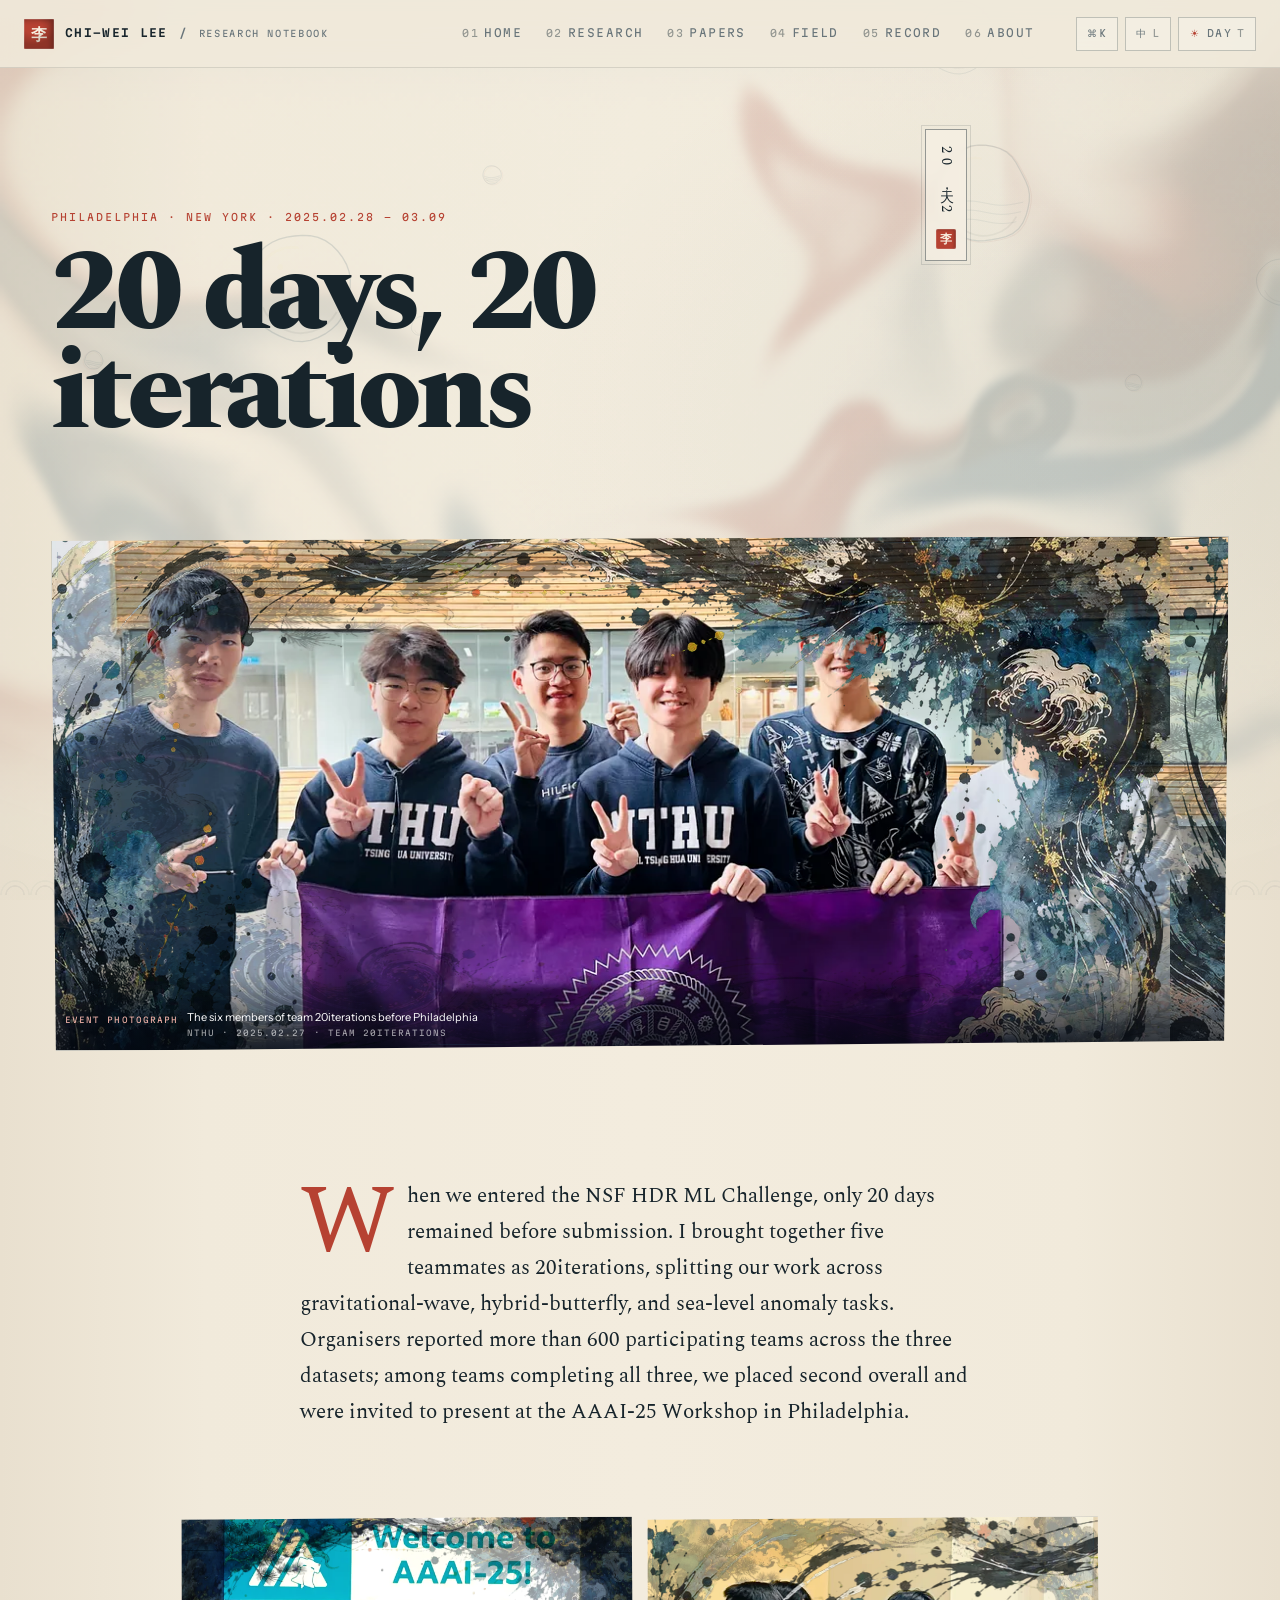
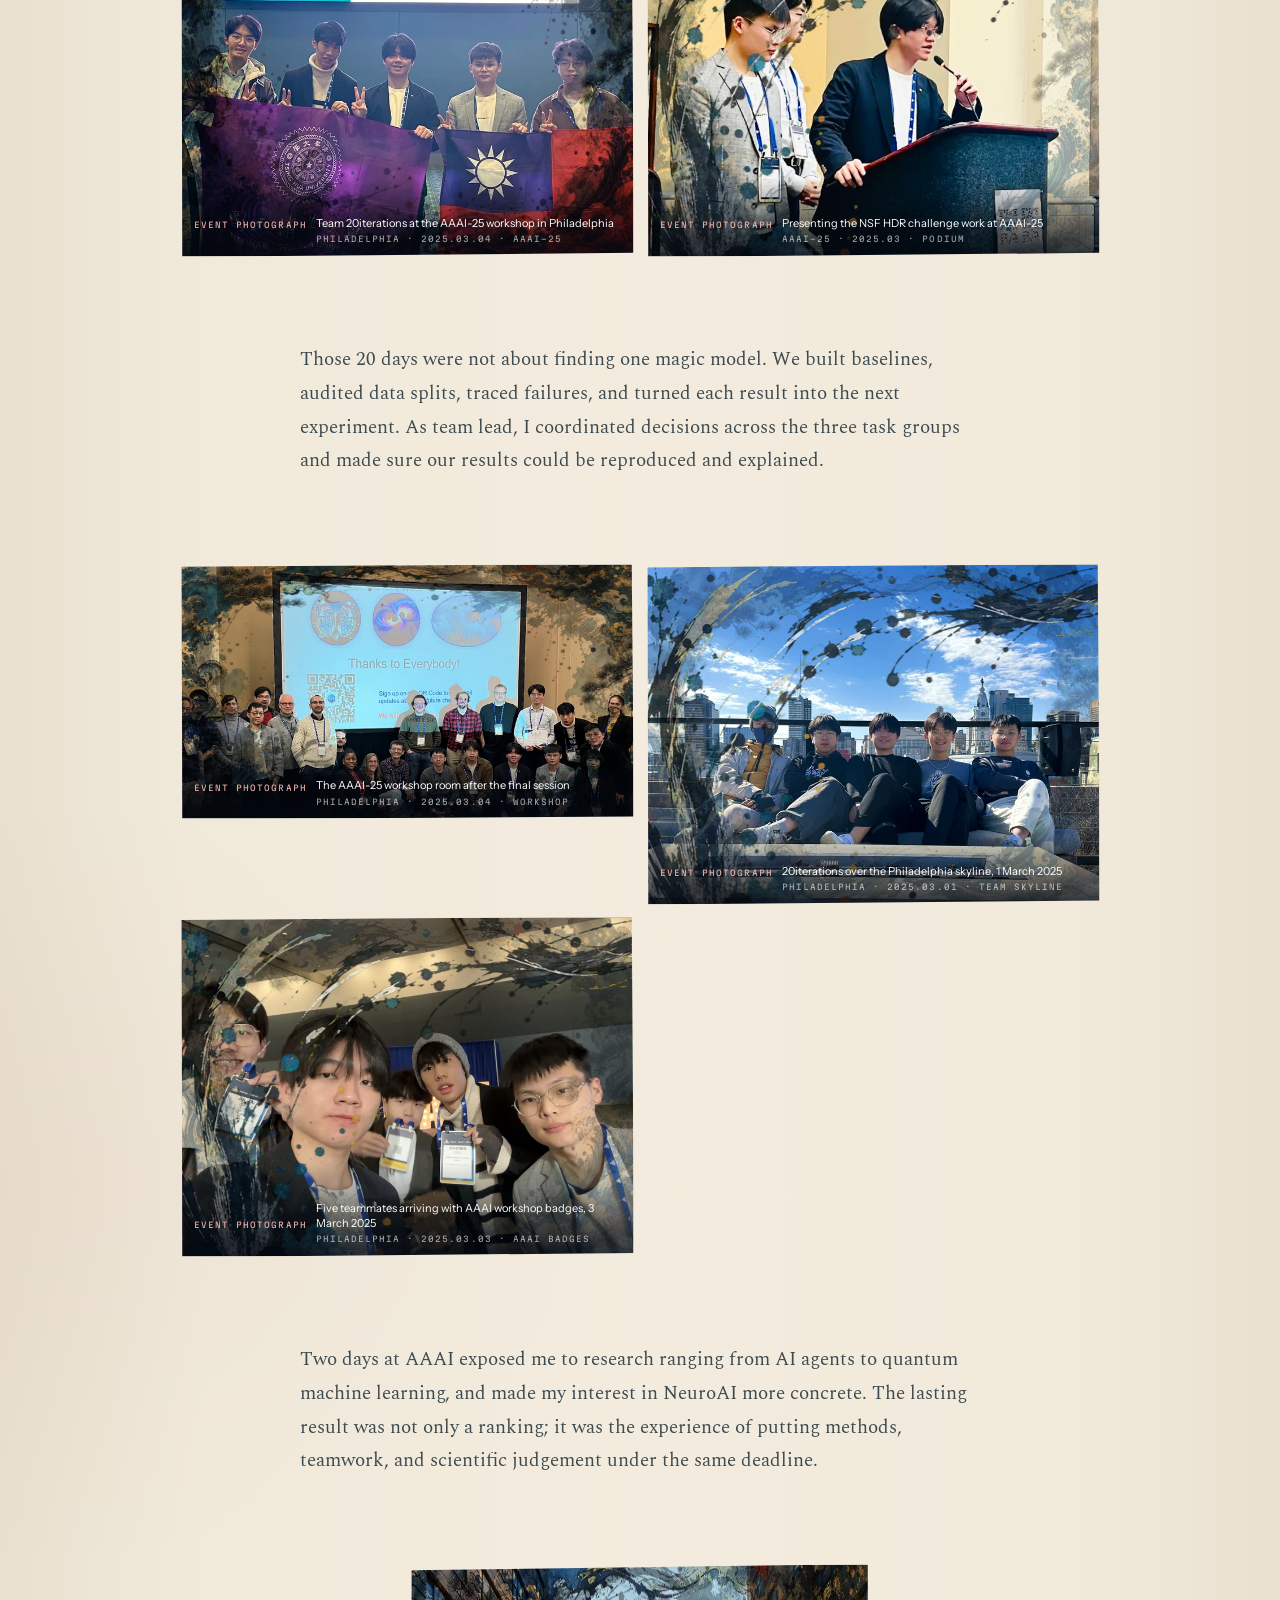
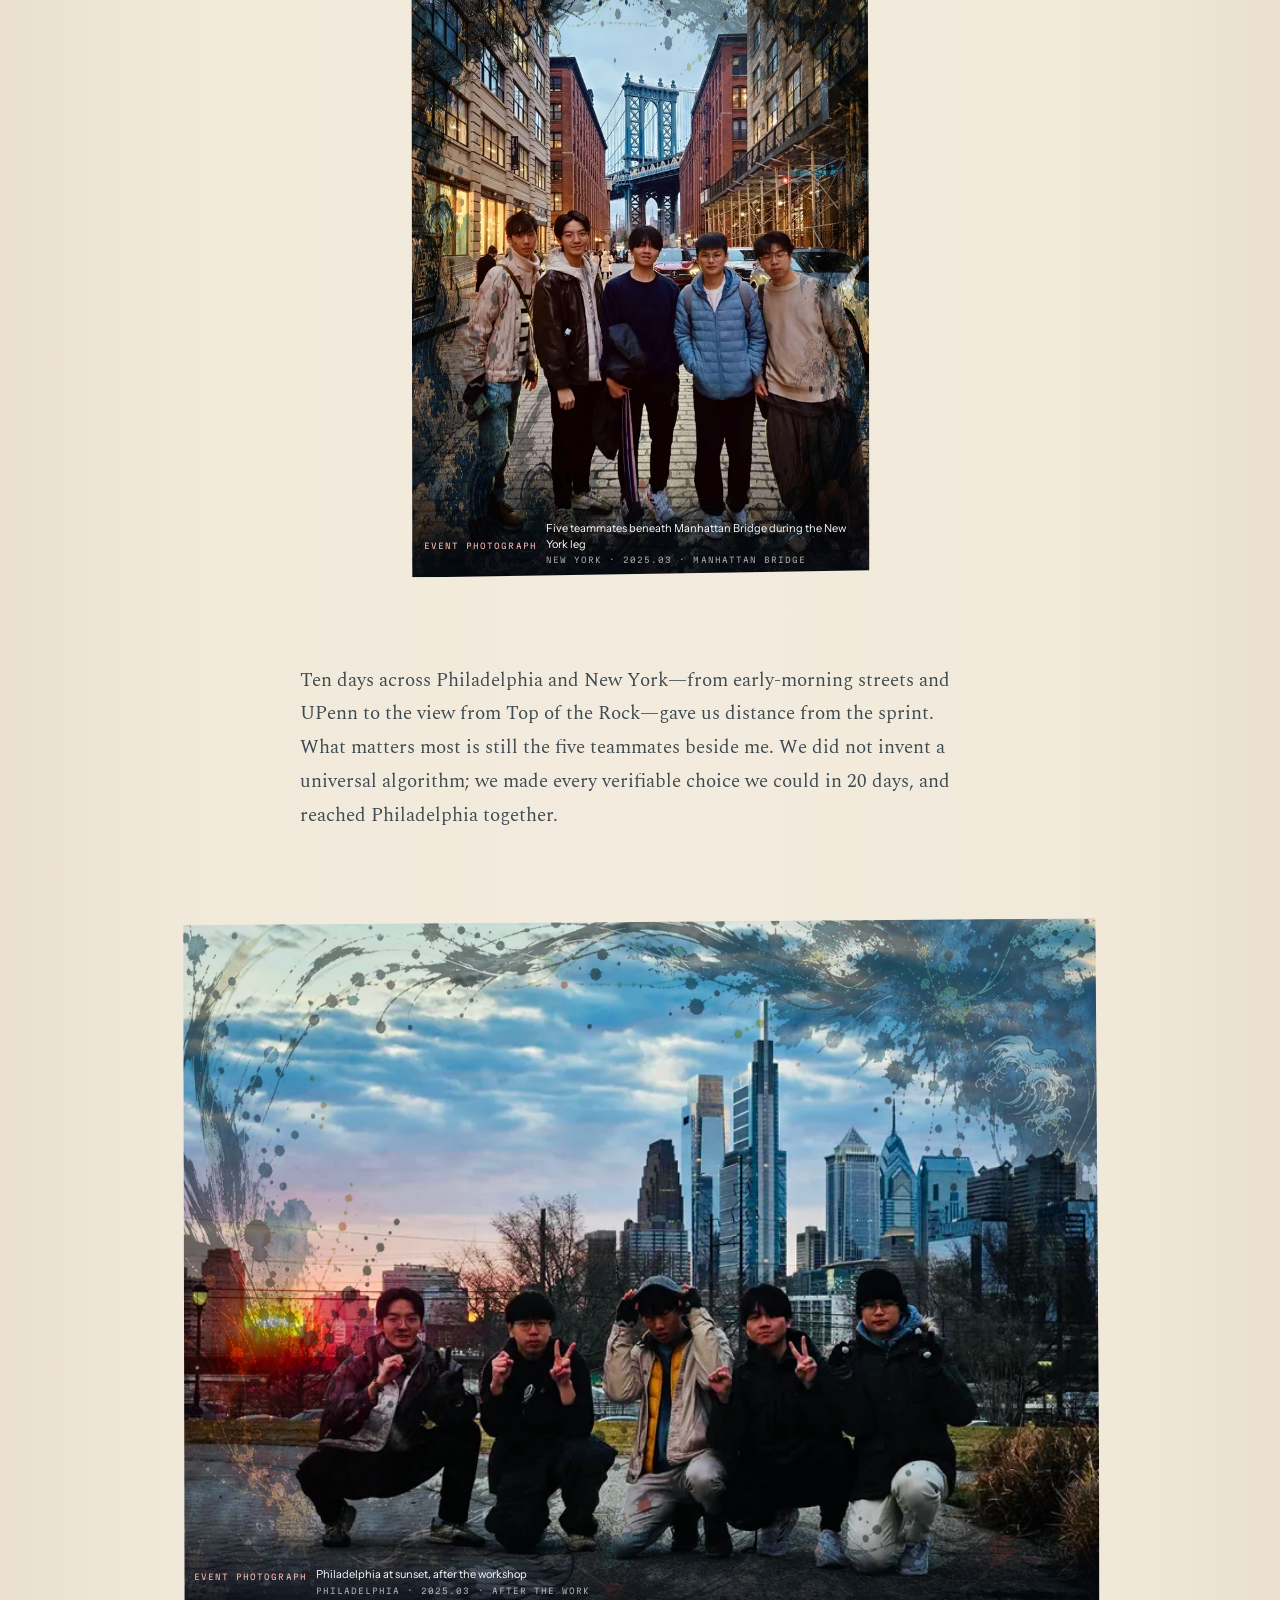
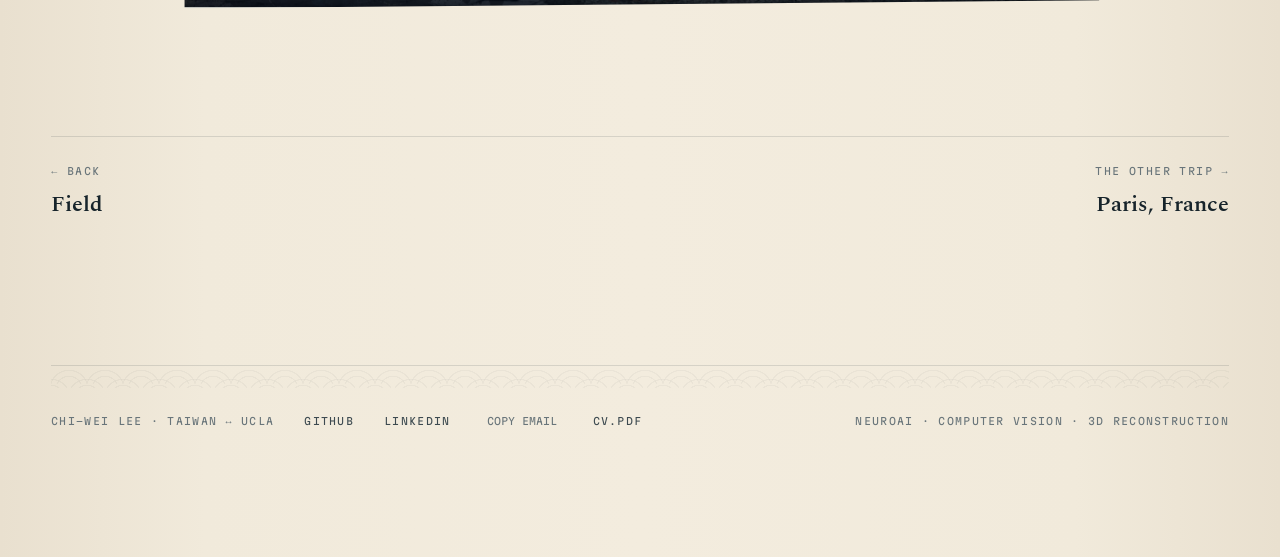
<file: field-nsf.html>
<!doctype html>
<html lang="en" data-mode="vivo" class="no-js">
<head>
<meta charset="utf-8">
<meta name="viewport" content="width=device-width, initial-scale=1, viewport-fit=cover">
<title>20 days, 20 iterations — Chi-Wei Lee</title>
<meta name="description" content="Twenty days, twenty iterations — leading a six-person team to second place in the NSF HDR ML Challenge Year 1 overall competition and presenting at AAAI-25 in Philadelphia.">
<meta name="theme-color" content="#05070d">
<meta name="color-scheme" content="dark light">
<link rel="icon" href="assets/favicon.svg" type="image/svg+xml">
<link rel="apple-touch-icon" href="assets/apple-touch-icon.png" sizes="180x180">
<link rel="canonical" href="https://arthur031221.github.io/field-nsf.html">
<meta property="og:type" content="website">
<meta property="og:title" content="20 days, 20 iterations — Chi-Wei Lee">
<meta property="og:description" content="Twenty days, twenty iterations — leading a six-person team to second place in the NSF HDR ML Challenge Year 1 overall competition and presenting at AAAI-25 in Philadelphia.">
<meta property="og:url" content="https://arthur031221.github.io/field-nsf.html">
<meta property="og:site_name" content="Chi-Wei Lee — PE//1">
<meta property="og:image" content="https://arthur031221.github.io/img/art/home-ink.webp">
<meta property="og:image:alt" content="Indigo sumi ink and woodblock contours on warm paper">
<meta property="og:image:type" content="image/webp">
<meta property="og:image:width" content="1635">
<meta property="og:image:height" content="736">
<meta name="twitter:card" content="summary_large_image">
<meta name="twitter:image" content="https://arthur031221.github.io/img/art/home-ink.webp">
<link rel="preload" href="assets/fonts/MartianMono-normal-100-800-latin.woff2" as="font" type="font/woff2" crossorigin>
<link rel="preload" href="assets/fonts/InstrumentSans-normal-400-700-latin.woff2" as="font" type="font/woff2" crossorigin>
<link rel="stylesheet" href="assets/site.css?v=4194fd05">
<script>document.documentElement.classList.remove('no-js');try{var m=localStorage.getItem('pe.mode');if(!m)m=matchMedia('(prefers-color-scheme: light)').matches?'fixed':'vivo';document.documentElement.setAttribute('data-mode',m);var l=localStorage.getItem('pe.lang');if(l)document.documentElement.setAttribute('lang',l==='zh'?'zh-Hant':'en');}catch(e){}</script>

</head>
<body>

<canvas id="substrate" aria-hidden="true"></canvas>
<canvas id="bubbles" aria-hidden="true"></canvas>
<div id="vignette" aria-hidden="true"></div>
<div id="wash" aria-hidden="true"></div>
<div id="reenc" aria-hidden="true"></div>

<a class="skip" href="#main"><span class="en">Skip to content</span><span class="zh">跳至內容</span></a>

<header class="bar">
  <a class="id" href="index.html" aria-label="Chi-Wei Lee — home">
    <span class="seal" aria-hidden="true">李</span>
    <b><span class="en">CHI-WEI LEE</span><span class="zh">李騏維</span></b>
    <span class="sep" aria-hidden="true">/</span>
    <span class="role"><span class="en">RESEARCH NOTEBOOK</span><span class="zh">研究手帖</span></span>
  </a>
  <nav aria-label="Sections" data-aria-en="Sections" data-aria-zh="網站區段"><a href="index.html"><span class="ch">01</span><span class="en">Home</span><span class="zh">首頁</span></a><a href="research.html"><span class="ch">02</span><span class="en">Research</span><span class="zh">研究</span></a><a href="publications.html"><span class="ch">03</span><span class="en">Papers</span><span class="zh">論文</span></a><a href="field.html"><span class="ch">04</span><span class="en">Field</span><span class="zh">現場</span></a><a href="record.html"><span class="ch">05</span><span class="en">Record</span><span class="zh">紀錄</span></a><a href="about.html"><span class="ch">06</span><span class="en">About</span><span class="zh">關於</span></a></nav>
  <div class="ctl">
    <button type="button" data-act="console" aria-label="Open command console" data-aria-en="Open command console" data-aria-zh="開啟指令控制台" data-rf="console">
      <span class="lb">⌘K</span>
    </button>
    <button type="button" data-act="lang" aria-label="Switch language"><span class="lb">中</span><span class="k">L</span></button>
    <button type="button" data-act="mode" aria-label="Switch colour theme"><span class="mode-glyph" aria-hidden="true">◐</span><span class="lb">NIGHT</span><span class="k">T</span></button>
  </div>
  <button type="button" class="burger" data-act="drawer" aria-label="Menu" aria-controls="drawer" aria-expanded="false"><span></span><span></span><span></span></button>
</header>

<div class="shell">
  <main id="main">

<div class="masthead essay-masthead">
  <aside class="cartouche" aria-hidden="true"><span>20 天，2</span><b>李</b></aside>
  <div class="band err">Philadelphia · New York · 2025.02.28 – 03.09</div>
  <h1 class="err"><span class="en">20 days, 20 iterations</span><span class="zh">20 天，20 次迭代</span></h1>
</div>
<div class="essay-hero"><figure class="memory-frame memory-frame--hero" data-treatment="hanga" data-format="wide" data-event="nsf-y1-2025" style="--media-ratio:1600 / 1117"><div class="memory-media"><img src="img/moments/nsf-team.webp" srcset="img/moments/nsf-team-400.webp 400w, img/moments/nsf-team-800.webp 800w, img/moments/nsf-team-1200.webp 1200w, img/moments/nsf-team.webp 1600w" sizes="(max-width:760px) 100vw, 1174px" width="1600" height="1117" style="object-position:50% 47%" fetchpriority="high" alt="The six members of team 20iterations before Philadelphia" data-alt-en="The six members of team 20iterations before Philadelphia" data-alt-zh="前往費城前的 20iterations 六人團隊" loading="eager" decoding="async" class=""><span class="memory-ink" aria-hidden="true"></span><span class="memory-register" aria-hidden="true"></span></div><figcaption><span class="memory-type"><span class="en">Event photograph</span><span class="zh">現場影像</span></span><span class="memory-caption"><span class="en">The six members of team 20iterations before Philadelphia</span><span class="zh">前往費城前的 20iterations 六人團隊</span></span><span class="memory-slug">NTHU · 2025.02.27 · TEAM 20ITERATIONS</span></figcaption></figure></div>
<article class="sec settle reading" id="essay" data-rail="ESSAY">
  <div class="prose err">
    <div class="en"><p class="lead">When we entered the NSF HDR ML Challenge, only 20 days remained before submission. I brought together five teammates as 20iterations, splitting our work across gravitational-wave, hybrid-butterfly, and sea-level anomaly tasks. Organisers reported more than 600 participating teams across the three datasets; among teams completing all three, we placed second overall and were invited to present at the AAAI-25 Workshop in Philadelphia.</p><div class="essay-memory-pair"><figure class="memory-frame essay-memory memory-frame--standard" data-treatment="natural" data-format="standard" data-event="nsf-y1-2025" style="--media-ratio:1600 / 1306"><div class="memory-media"><img src="img/moments/nsf-aaai-welcome.webp" srcset="img/moments/nsf-aaai-welcome-400.webp 400w, img/moments/nsf-aaai-welcome-800.webp 800w, img/moments/nsf-aaai-welcome-1200.webp 1200w, img/moments/nsf-aaai-welcome.webp 1600w" sizes="(max-width:900px) 100vw, 720px" width="1600" height="1306" style="object-position:50% 45%" alt="Team 20iterations at the AAAI-25 workshop in Philadelphia" data-alt-en="Team 20iterations at the AAAI-25 workshop in Philadelphia" data-alt-zh="20iterations 團隊於費城 AAAI-25 workshop" loading="lazy" decoding="async" class=""><span class="memory-ink" aria-hidden="true"></span><span class="memory-register" aria-hidden="true"></span></div><figcaption><span class="memory-type"><span class="en">Event photograph</span><span class="zh">現場影像</span></span><span class="memory-caption"><span class="en">Team 20iterations at the AAAI-25 workshop in Philadelphia</span><span class="zh">20iterations 團隊於費城 AAAI-25 workshop</span></span><span class="memory-slug">PHILADELPHIA · 2025.03.04 · AAAI-25</span></figcaption></figure><figure class="memory-frame essay-memory memory-frame--standard" data-treatment="hanga" data-format="wide" data-event="nsf-y1-2025" style="--media-ratio:1024 / 740"><div class="memory-media"><img src="img/moments/nsf-talk.webp" srcset="img/moments/nsf-talk-400.webp 400w, img/moments/nsf-talk-800.webp 800w, img/moments/nsf-talk.webp 1024w" sizes="(max-width:900px) 100vw, 720px" width="1024" height="740" style="object-position:58% 43%" alt="Presenting the NSF HDR challenge work at AAAI-25" data-alt-en="Presenting the NSF HDR challenge work at AAAI-25" data-alt-zh="於 AAAI-25 發表 NSF HDR 挑戰成果" loading="lazy" decoding="async" class=""><span class="memory-ink" aria-hidden="true"></span><span class="memory-register" aria-hidden="true"></span></div><figcaption><span class="memory-type"><span class="en">Event photograph</span><span class="zh">現場影像</span></span><span class="memory-caption"><span class="en">Presenting the NSF HDR challenge work at AAAI-25</span><span class="zh">於 AAAI-25 發表 NSF HDR 挑戰成果</span></span><span class="memory-slug">AAAI-25 · 2025.03 · PODIUM</span></figcaption></figure></div><p>Those 20 days were not about finding one magic model. We built baselines, audited data splits, traced failures, and turned each result into the next experiment. As team lead, I coordinated decisions across the three task groups and made sure our results could be reproduced and explained.</p><div class="essay-memory-pair"><figure class="memory-frame essay-memory memory-frame--wide" data-treatment="natural" data-format="wide" data-event="nsf-y1-2025" style="--media-ratio:1600 / 1108"><div class="memory-media"><img src="img/moments/nsf-workshop.webp" srcset="img/moments/nsf-workshop-400.webp 400w, img/moments/nsf-workshop-800.webp 800w, img/moments/nsf-workshop-1200.webp 1200w, img/moments/nsf-workshop.webp 1600w" sizes="(max-width:900px) 100vw, 720px" width="1600" height="1108" style="object-position:50% 47%" alt="The AAAI-25 workshop room after the final session" data-alt-en="The AAAI-25 workshop room after the final session" data-alt-zh="AAAI-25 workshop 最後一場結束後的全體合影" loading="lazy" decoding="async" class=""><span class="memory-ink" aria-hidden="true"></span><span class="memory-register" aria-hidden="true"></span></div><figcaption><span class="memory-type"><span class="en">Event photograph</span><span class="zh">現場影像</span></span><span class="memory-caption"><span class="en">The AAAI-25 workshop room after the final session</span><span class="zh">AAAI-25 workshop 最後一場結束後的全體合影</span></span><span class="memory-slug">PHILADELPHIA · 2025.03.04 · WORKSHOP</span></figcaption></figure><figure class="memory-frame essay-memory memory-frame--standard" data-treatment="hanga" data-format="wide" data-event="nsf-y1-2025" style="--media-ratio:1600 / 1182"><div class="memory-media"><img src="img/moments/nsf-rooftop-team.webp" srcset="img/moments/nsf-rooftop-team-400.webp 400w, img/moments/nsf-rooftop-team-800.webp 800w, img/moments/nsf-rooftop-team-1200.webp 1200w, img/moments/nsf-rooftop-team.webp 1600w" sizes="(max-width:900px) 100vw, 720px" width="1600" height="1182" style="object-position:50% 48%" alt="20iterations over the Philadelphia skyline, 1 March 2025" data-alt-en="20iterations over the Philadelphia skyline, 1 March 2025" data-alt-zh="費城天際線前的 20iterations，2025 年 3 月 1 日" loading="lazy" decoding="async" class=""><span class="memory-ink" aria-hidden="true"></span><span class="memory-register" aria-hidden="true"></span></div><figcaption><span class="memory-type"><span class="en">Event photograph</span><span class="zh">現場影像</span></span><span class="memory-caption"><span class="en">20iterations over the Philadelphia skyline, 1 March 2025</span><span class="zh">費城天際線前的 20iterations，2025 年 3 月 1 日</span></span><span class="memory-slug">PHILADELPHIA · 2025.03.01 · TEAM SKYLINE</span></figcaption></figure><figure class="memory-frame essay-memory memory-frame--standard" data-treatment="hanga" data-format="wide" data-event="nsf-y1-2025" style="--media-ratio:1600 / 1200"><div class="memory-media"><img src="img/moments/nsf-aaai-badges.webp" srcset="img/moments/nsf-aaai-badges-400.webp 400w, img/moments/nsf-aaai-badges-800.webp 800w, img/moments/nsf-aaai-badges-1200.webp 1200w, img/moments/nsf-aaai-badges.webp 1600w" sizes="(max-width:900px) 100vw, 720px" width="1600" height="1200" style="object-position:50% 48%" alt="Five teammates arriving with AAAI workshop badges, 3 March 2025" data-alt-en="Five teammates arriving with AAAI workshop badges, 3 March 2025" data-alt-zh="五位隊員佩掛 AAAI 識別證抵達會場，2025 年 3 月 3 日" loading="lazy" decoding="async" class=""><span class="memory-ink" aria-hidden="true"></span><span class="memory-register" aria-hidden="true"></span></div><figcaption><span class="memory-type"><span class="en">Event photograph</span><span class="zh">現場影像</span></span><span class="memory-caption"><span class="en">Five teammates arriving with AAAI workshop badges, 3 March 2025</span><span class="zh">五位隊員佩掛 AAAI 識別證抵達會場，2025 年 3 月 3 日</span></span><span class="memory-slug">PHILADELPHIA · 2025.03.03 · AAAI BADGES</span></figcaption></figure></div><p>Two days at AAAI exposed me to research ranging from AI agents to quantum machine learning, and made my interest in NeuroAI more concrete. The lasting result was not only a ranking; it was the experience of putting methods, teamwork, and scientific judgement under the same deadline.</p><div class="essay-memory-pair"><figure class="memory-frame essay-memory memory-frame--portrait" data-treatment="natural" data-format="standard" data-event="nsf-y1-2025" style="--media-ratio:960 / 1142"><div class="memory-media"><img src="img/moments/nsf-new-york.webp" srcset="img/moments/nsf-new-york-400.webp 400w, img/moments/nsf-new-york-800.webp 800w, img/moments/nsf-new-york.webp 960w" sizes="(max-width:900px) 100vw, 720px" width="960" height="1142" style="object-position:50% 48%" alt="Five teammates beneath Manhattan Bridge during the New York leg" data-alt-en="Five teammates beneath Manhattan Bridge during the New York leg" data-alt-zh="紐約行程中，五位隊友在曼哈頓橋下" loading="lazy" decoding="async" class=""><span class="memory-ink" aria-hidden="true"></span><span class="memory-register" aria-hidden="true"></span></div><figcaption><span class="memory-type"><span class="en">Event photograph</span><span class="zh">現場影像</span></span><span class="memory-caption"><span class="en">Five teammates beneath Manhattan Bridge during the New York leg</span><span class="zh">紐約行程中，五位隊友在曼哈頓橋下</span></span><span class="memory-slug">NEW YORK · 2025.03 · MANHATTAN BRIDGE</span></figcaption></figure></div><p>Ten days across Philadelphia and New York—from early-morning streets and UPenn to the view from Top of the Rock—gave us distance from the sprint. What matters most is still the five teammates beside me. We did not invent a universal algorithm; we made every verifiable choice we could in 20 days, and reached Philadelphia together.</p><div class="essay-memory-pair"><figure class="memory-frame essay-memory memory-frame--standard" data-treatment="aizuri" data-format="wide" data-event="nsf-y1-2025" style="--media-ratio:1600 / 1200"><div class="memory-media"><img src="img/moments/nsf-philadelphia.webp" srcset="img/moments/nsf-philadelphia-400.webp 400w, img/moments/nsf-philadelphia-800.webp 800w, img/moments/nsf-philadelphia-1200.webp 1200w, img/moments/nsf-philadelphia.webp 1600w" sizes="(max-width:900px) 100vw, 720px" width="1600" height="1200" style="object-position:50% 50%" alt="Philadelphia at sunset, after the workshop" data-alt-en="Philadelphia at sunset, after the workshop" data-alt-zh="workshop 結束後的費城夕景" loading="lazy" decoding="async" class=""><span class="memory-ink" aria-hidden="true"></span><span class="memory-register" aria-hidden="true"></span></div><figcaption><span class="memory-type"><span class="en">Event photograph</span><span class="zh">現場影像</span></span><span class="memory-caption"><span class="en">Philadelphia at sunset, after the workshop</span><span class="zh">workshop 結束後的費城夕景</span></span><span class="memory-slug">PHILADELPHIA · 2025.03 · AFTER THE WORK</span></figcaption></figure></div></div>
    <div class="zh"><p class="lead">報名 NSF HDR ML Challenge 時，距離提交只剩 20 天。我找來五位隊友組成 20iterations，分頭處理重力波、蝴蝶雜交種與海平面異常偵測。主辦方指出，三項資料集合計有 600 支以上參賽隊伍；我們在完成全部三題的總排名中位居第二，並受邀前往費城的 AAAI-25 Workshop。</p><div class="essay-memory-pair"><figure class="memory-frame essay-memory memory-frame--standard" data-treatment="natural" data-format="standard" data-event="nsf-y1-2025" style="--media-ratio:1600 / 1306"><div class="memory-media"><img src="img/moments/nsf-aaai-welcome.webp" srcset="img/moments/nsf-aaai-welcome-400.webp 400w, img/moments/nsf-aaai-welcome-800.webp 800w, img/moments/nsf-aaai-welcome-1200.webp 1200w, img/moments/nsf-aaai-welcome.webp 1600w" sizes="(max-width:900px) 100vw, 720px" width="1600" height="1306" style="object-position:50% 45%" alt="Team 20iterations at the AAAI-25 workshop in Philadelphia" data-alt-en="Team 20iterations at the AAAI-25 workshop in Philadelphia" data-alt-zh="20iterations 團隊於費城 AAAI-25 workshop" loading="lazy" decoding="async" class=""><span class="memory-ink" aria-hidden="true"></span><span class="memory-register" aria-hidden="true"></span></div><figcaption><span class="memory-type"><span class="en">Event photograph</span><span class="zh">現場影像</span></span><span class="memory-caption"><span class="en">Team 20iterations at the AAAI-25 workshop in Philadelphia</span><span class="zh">20iterations 團隊於費城 AAAI-25 workshop</span></span><span class="memory-slug">PHILADELPHIA · 2025.03.04 · AAAI-25</span></figcaption></figure><figure class="memory-frame essay-memory memory-frame--standard" data-treatment="hanga" data-format="wide" data-event="nsf-y1-2025" style="--media-ratio:1024 / 740"><div class="memory-media"><img src="img/moments/nsf-talk.webp" srcset="img/moments/nsf-talk-400.webp 400w, img/moments/nsf-talk-800.webp 800w, img/moments/nsf-talk.webp 1024w" sizes="(max-width:900px) 100vw, 720px" width="1024" height="740" style="object-position:58% 43%" alt="Presenting the NSF HDR challenge work at AAAI-25" data-alt-en="Presenting the NSF HDR challenge work at AAAI-25" data-alt-zh="於 AAAI-25 發表 NSF HDR 挑戰成果" loading="lazy" decoding="async" class=""><span class="memory-ink" aria-hidden="true"></span><span class="memory-register" aria-hidden="true"></span></div><figcaption><span class="memory-type"><span class="en">Event photograph</span><span class="zh">現場影像</span></span><span class="memory-caption"><span class="en">Presenting the NSF HDR challenge work at AAAI-25</span><span class="zh">於 AAAI-25 發表 NSF HDR 挑戰成果</span></span><span class="memory-slug">AAAI-25 · 2025.03 · PODIUM</span></figcaption></figure></div><p>這 20 天的核心不是一次命中的模型，而是反覆拆解任務與評估規則：建立 baseline、檢查資料切分、追蹤錯誤，再把每次失敗變成下一輪實驗。身為六人團隊的隊長，我負責整合三個子題的進度與決策，確保每個結果都能被重現與說明。</p><div class="essay-memory-pair"><figure class="memory-frame essay-memory memory-frame--wide" data-treatment="natural" data-format="wide" data-event="nsf-y1-2025" style="--media-ratio:1600 / 1108"><div class="memory-media"><img src="img/moments/nsf-workshop.webp" srcset="img/moments/nsf-workshop-400.webp 400w, img/moments/nsf-workshop-800.webp 800w, img/moments/nsf-workshop-1200.webp 1200w, img/moments/nsf-workshop.webp 1600w" sizes="(max-width:900px) 100vw, 720px" width="1600" height="1108" style="object-position:50% 47%" alt="The AAAI-25 workshop room after the final session" data-alt-en="The AAAI-25 workshop room after the final session" data-alt-zh="AAAI-25 workshop 最後一場結束後的全體合影" loading="lazy" decoding="async" class=""><span class="memory-ink" aria-hidden="true"></span><span class="memory-register" aria-hidden="true"></span></div><figcaption><span class="memory-type"><span class="en">Event photograph</span><span class="zh">現場影像</span></span><span class="memory-caption"><span class="en">The AAAI-25 workshop room after the final session</span><span class="zh">AAAI-25 workshop 最後一場結束後的全體合影</span></span><span class="memory-slug">PHILADELPHIA · 2025.03.04 · WORKSHOP</span></figcaption></figure><figure class="memory-frame essay-memory memory-frame--standard" data-treatment="hanga" data-format="wide" data-event="nsf-y1-2025" style="--media-ratio:1600 / 1182"><div class="memory-media"><img src="img/moments/nsf-rooftop-team.webp" srcset="img/moments/nsf-rooftop-team-400.webp 400w, img/moments/nsf-rooftop-team-800.webp 800w, img/moments/nsf-rooftop-team-1200.webp 1200w, img/moments/nsf-rooftop-team.webp 1600w" sizes="(max-width:900px) 100vw, 720px" width="1600" height="1182" style="object-position:50% 48%" alt="20iterations over the Philadelphia skyline, 1 March 2025" data-alt-en="20iterations over the Philadelphia skyline, 1 March 2025" data-alt-zh="費城天際線前的 20iterations，2025 年 3 月 1 日" loading="lazy" decoding="async" class=""><span class="memory-ink" aria-hidden="true"></span><span class="memory-register" aria-hidden="true"></span></div><figcaption><span class="memory-type"><span class="en">Event photograph</span><span class="zh">現場影像</span></span><span class="memory-caption"><span class="en">20iterations over the Philadelphia skyline, 1 March 2025</span><span class="zh">費城天際線前的 20iterations，2025 年 3 月 1 日</span></span><span class="memory-slug">PHILADELPHIA · 2025.03.01 · TEAM SKYLINE</span></figcaption></figure><figure class="memory-frame essay-memory memory-frame--standard" data-treatment="hanga" data-format="wide" data-event="nsf-y1-2025" style="--media-ratio:1600 / 1200"><div class="memory-media"><img src="img/moments/nsf-aaai-badges.webp" srcset="img/moments/nsf-aaai-badges-400.webp 400w, img/moments/nsf-aaai-badges-800.webp 800w, img/moments/nsf-aaai-badges-1200.webp 1200w, img/moments/nsf-aaai-badges.webp 1600w" sizes="(max-width:900px) 100vw, 720px" width="1600" height="1200" style="object-position:50% 48%" alt="Five teammates arriving with AAAI workshop badges, 3 March 2025" data-alt-en="Five teammates arriving with AAAI workshop badges, 3 March 2025" data-alt-zh="五位隊員佩掛 AAAI 識別證抵達會場，2025 年 3 月 3 日" loading="lazy" decoding="async" class=""><span class="memory-ink" aria-hidden="true"></span><span class="memory-register" aria-hidden="true"></span></div><figcaption><span class="memory-type"><span class="en">Event photograph</span><span class="zh">現場影像</span></span><span class="memory-caption"><span class="en">Five teammates arriving with AAAI workshop badges, 3 March 2025</span><span class="zh">五位隊員佩掛 AAAI 識別證抵達會場，2025 年 3 月 3 日</span></span><span class="memory-slug">PHILADELPHIA · 2025.03.03 · AAAI BADGES</span></figcaption></figure></div><p>在 AAAI 的兩天裡，我第一次近距離接觸從 AI agents 到 quantum machine learning 的研究，也開始更具體地思考自己想投入的 NeuroAI 問題。比賽帶來的不是單一名次，而是一個能把方法、團隊與研究判斷放在同一張桌上的經驗。</p><div class="essay-memory-pair"><figure class="memory-frame essay-memory memory-frame--portrait" data-treatment="natural" data-format="standard" data-event="nsf-y1-2025" style="--media-ratio:960 / 1142"><div class="memory-media"><img src="img/moments/nsf-new-york.webp" srcset="img/moments/nsf-new-york-400.webp 400w, img/moments/nsf-new-york-800.webp 800w, img/moments/nsf-new-york.webp 960w" sizes="(max-width:900px) 100vw, 720px" width="960" height="1142" style="object-position:50% 48%" alt="Five teammates beneath Manhattan Bridge during the New York leg" data-alt-en="Five teammates beneath Manhattan Bridge during the New York leg" data-alt-zh="紐約行程中，五位隊友在曼哈頓橋下" loading="lazy" decoding="async" class=""><span class="memory-ink" aria-hidden="true"></span><span class="memory-register" aria-hidden="true"></span></div><figcaption><span class="memory-type"><span class="en">Event photograph</span><span class="zh">現場影像</span></span><span class="memory-caption"><span class="en">Five teammates beneath Manhattan Bridge during the New York leg</span><span class="zh">紐約行程中，五位隊友在曼哈頓橋下</span></span><span class="memory-slug">NEW YORK · 2025.03 · MANHATTAN BRIDGE</span></figcaption></figure></div><p>費城與紐約的十天，從清晨街頭、UPenn 到 Top of the Rock，讓這段高壓合作終於有了可以回望的距離。最重要的仍是五位隊友：我們沒有發明一個萬能演算法，但我們把二十天內每一個可驗證的選擇做到最好，並一起走到了費城。</p><div class="essay-memory-pair"><figure class="memory-frame essay-memory memory-frame--standard" data-treatment="aizuri" data-format="wide" data-event="nsf-y1-2025" style="--media-ratio:1600 / 1200"><div class="memory-media"><img src="img/moments/nsf-philadelphia.webp" srcset="img/moments/nsf-philadelphia-400.webp 400w, img/moments/nsf-philadelphia-800.webp 800w, img/moments/nsf-philadelphia-1200.webp 1200w, img/moments/nsf-philadelphia.webp 1600w" sizes="(max-width:900px) 100vw, 720px" width="1600" height="1200" style="object-position:50% 50%" alt="Philadelphia at sunset, after the workshop" data-alt-en="Philadelphia at sunset, after the workshop" data-alt-zh="workshop 結束後的費城夕景" loading="lazy" decoding="async" class=""><span class="memory-ink" aria-hidden="true"></span><span class="memory-register" aria-hidden="true"></span></div><figcaption><span class="memory-type"><span class="en">Event photograph</span><span class="zh">現場影像</span></span><span class="memory-caption"><span class="en">Philadelphia at sunset, after the workshop</span><span class="zh">workshop 結束後的費城夕景</span></span><span class="memory-slug">PHILADELPHIA · 2025.03 · AFTER THE WORK</span></figcaption></figure></div></div>
  </div>
</article>
<nav class="pager">
  <a href="field.html"><span><span class="en">← BACK</span><span class="zh">← 返回</span></span>
    <b><span class="en">Field</span><span class="zh">現場</span></b></a>
  <a class="nx" href="field-igem.html"><span><span class="en">THE OTHER TRIP →</span><span class="zh">另一趟 →</span></span>
    <b>Paris, France</b></a>
</nav>
    <footer class="foot">
      <span><span class="en">Chi-Wei Lee · Taiwan ↔ UCLA</span><span class="zh">李騏維 · 台灣 ↔ UCLA</span></span>
      <a href="https://github.com/Arthur031221" rel="noopener">GITHUB</a>
      <a href="https://www.linkedin.com/in/arthur-lee-367511354/" rel="me noopener">LINKEDIN</a>
      <button type="button" data-act="mail" data-mail="levi74108520963@gmail.com"><span class="en">COPY EMAIL</span><span class="zh">複製信箱</span></button>
      <a href="CV.pdf">CV.PDF</a>
      <span class="r"><span class="en">NeuroAI · computer vision · 3D reconstruction</span><span class="zh">腦神經 · 電腦視覺 · 3D 重建</span></span>
    </footer>
  </main>
</div>

<nav id="drawer" aria-label="Mobile sections" data-aria-en="Mobile sections" data-aria-zh="行動版網站區段" aria-hidden="true" inert><a href="index.html"><span class="ch">CH.01</span><span class="en">Home</span><span class="zh">首頁</span></a><a href="research.html"><span class="ch">CH.02</span><span class="en">Research</span><span class="zh">研究</span></a><a href="publications.html"><span class="ch">CH.03</span><span class="en">Papers</span><span class="zh">論文</span></a><a href="field.html"><span class="ch">CH.04</span><span class="en">Field</span><span class="zh">現場</span></a><a href="record.html"><span class="ch">CH.05</span><span class="en">Record</span><span class="zh">紀錄</span></a><a href="about.html"><span class="ch">CH.06</span><span class="en">About</span><span class="zh">關於</span></a></nav>

<dialog id="console" aria-label="Command console" data-aria-en="Command console" data-aria-zh="指令控制台">
  <div class="box">
    <div class="bh"><span class="led"></span><span class="en">STIMULUS CONSOLE</span><span class="zh">刺激控制台</span><span class="esc">ESC</span></div>
    <input type="text" autocomplete="off" spellcheck="false" placeholder="Type a command…" data-placeholder-en="Type a command…" data-placeholder-zh="輸入指令…" aria-label="Command" data-aria-en="Command" data-aria-zh="指令" role="combobox" aria-autocomplete="list" aria-controls="command-list" aria-expanded="false">
    <ul id="command-list" role="listbox"></ul>
  </div>
</dialog>

<dialog id="lightbox" aria-label="Photograph" data-aria-en="Photograph" data-aria-zh="照片檢視器">
  <div class="lb">
    <div class="lb-media" data-lb-media></div>
    <div class="lbar">
      <span class="n">01 / 01</span>
      <span class="cap"></span>
      <span class="sp">
        <button type="button" data-lb-close><span class="en">CLOSE ×</span><span class="zh">關閉 ×</span></button>
        <button type="button" data-lb-nav="prev" aria-label="Previous" data-aria-en="Previous photograph" data-aria-zh="上一張照片">← <span class="en">PREV</span><span class="zh">上一張</span></button>
        <button type="button" data-lb-nav="next" aria-label="Next" data-aria-en="Next photograph" data-aria-zh="下一張照片"><span class="en">NEXT</span><span class="zh">下一張</span> →</button>
      </span>
    </div>
  </div>
</dialog>

<noscript>
  <style>#substrate,#bubbles,#boot,.rail,.depth{display:none}.err{opacity:1!important;transform:none!important;filter:none!important}</style>
</noscript>

<script src="assets/runtime.js?v=04b2d562" defer></script>
<script src="assets/substrate.js?v=7973cc77" defer></script>
<script src="assets/bubbles.js?v=498d6102" defer></script>
</body>
</html>
</file>
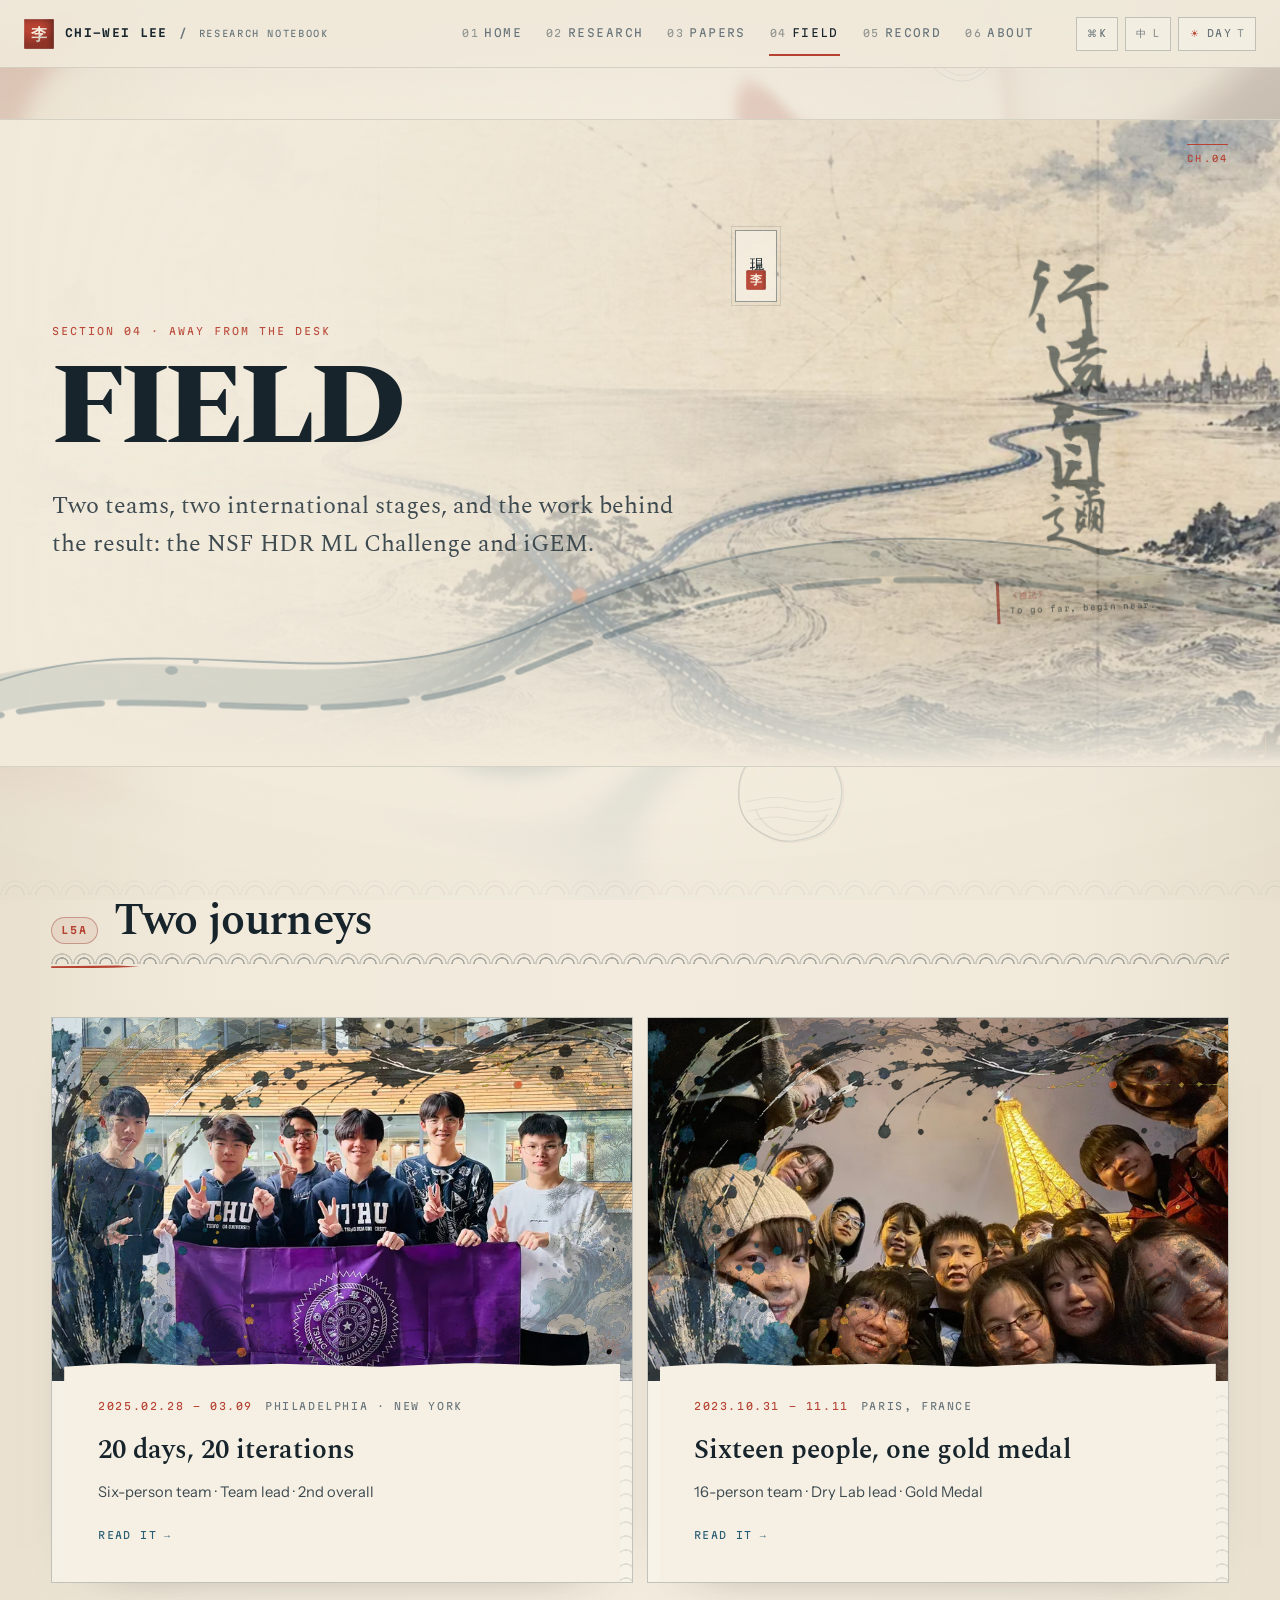
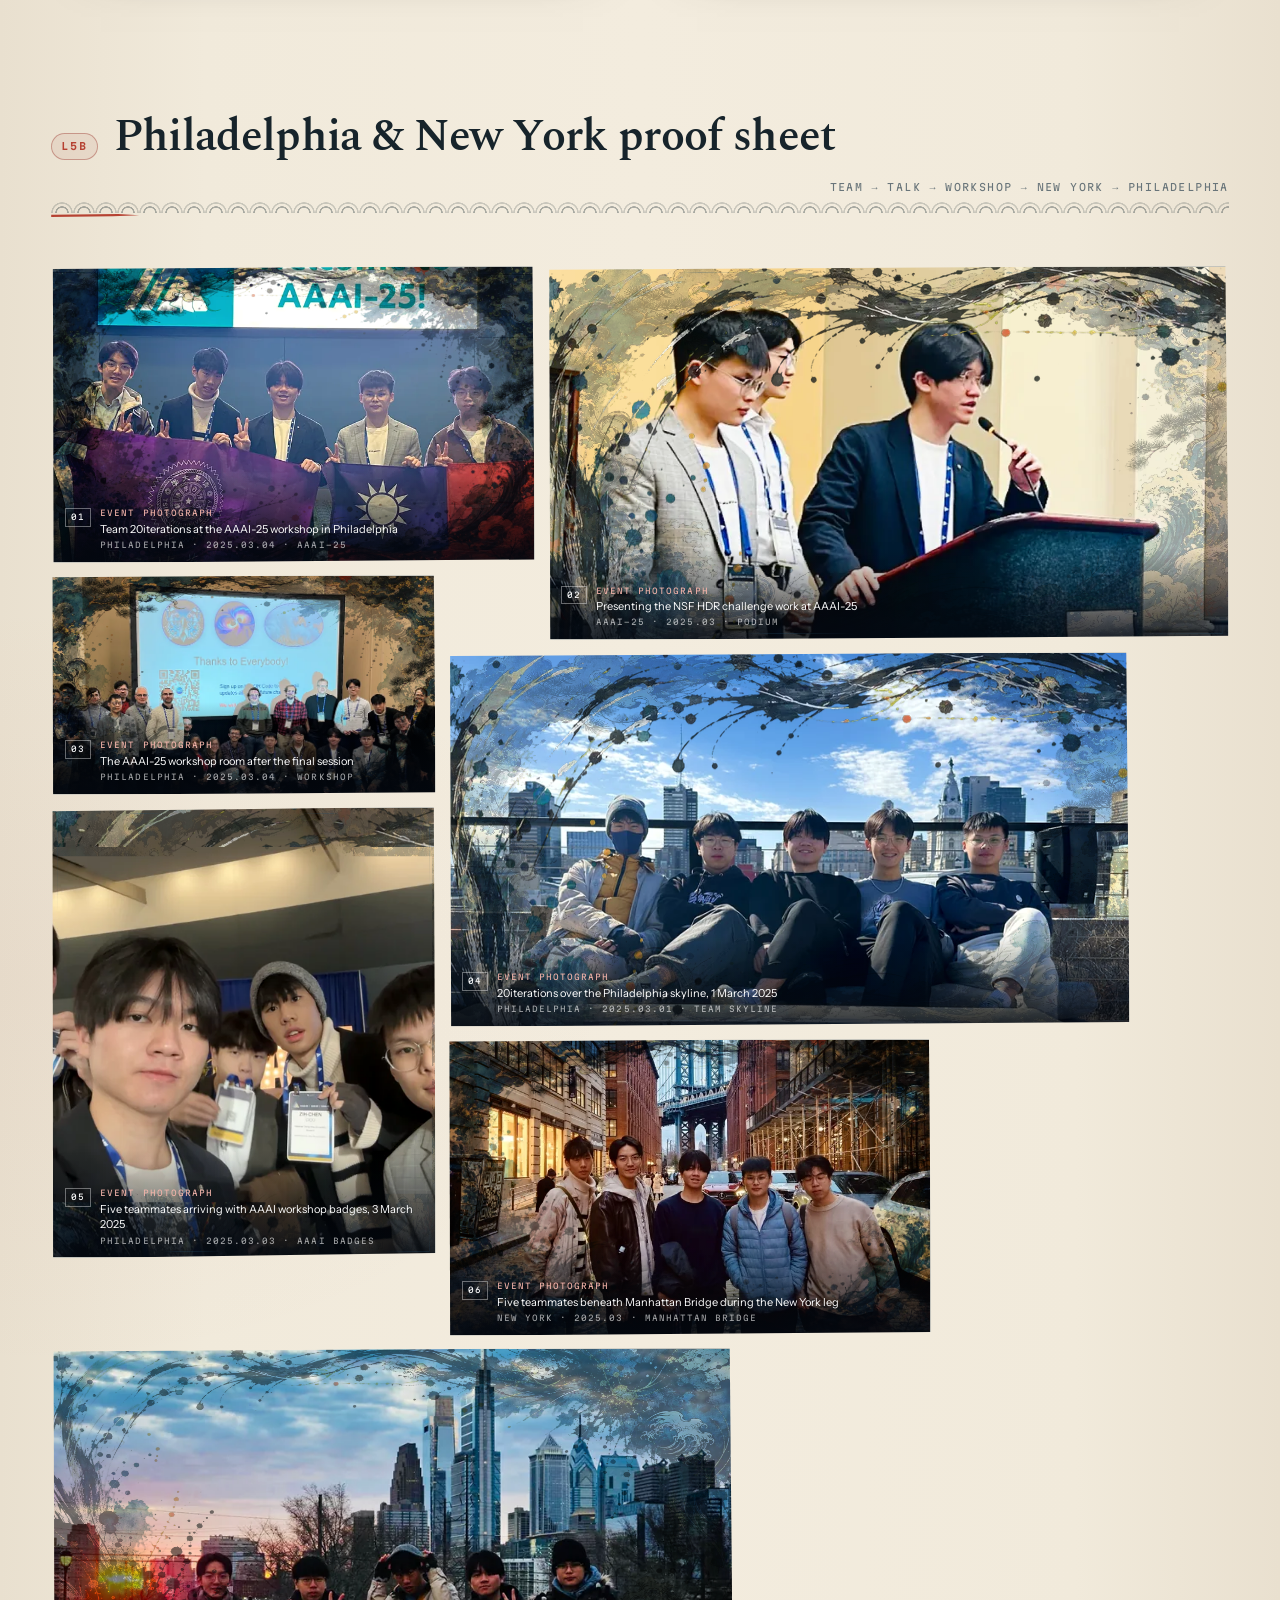
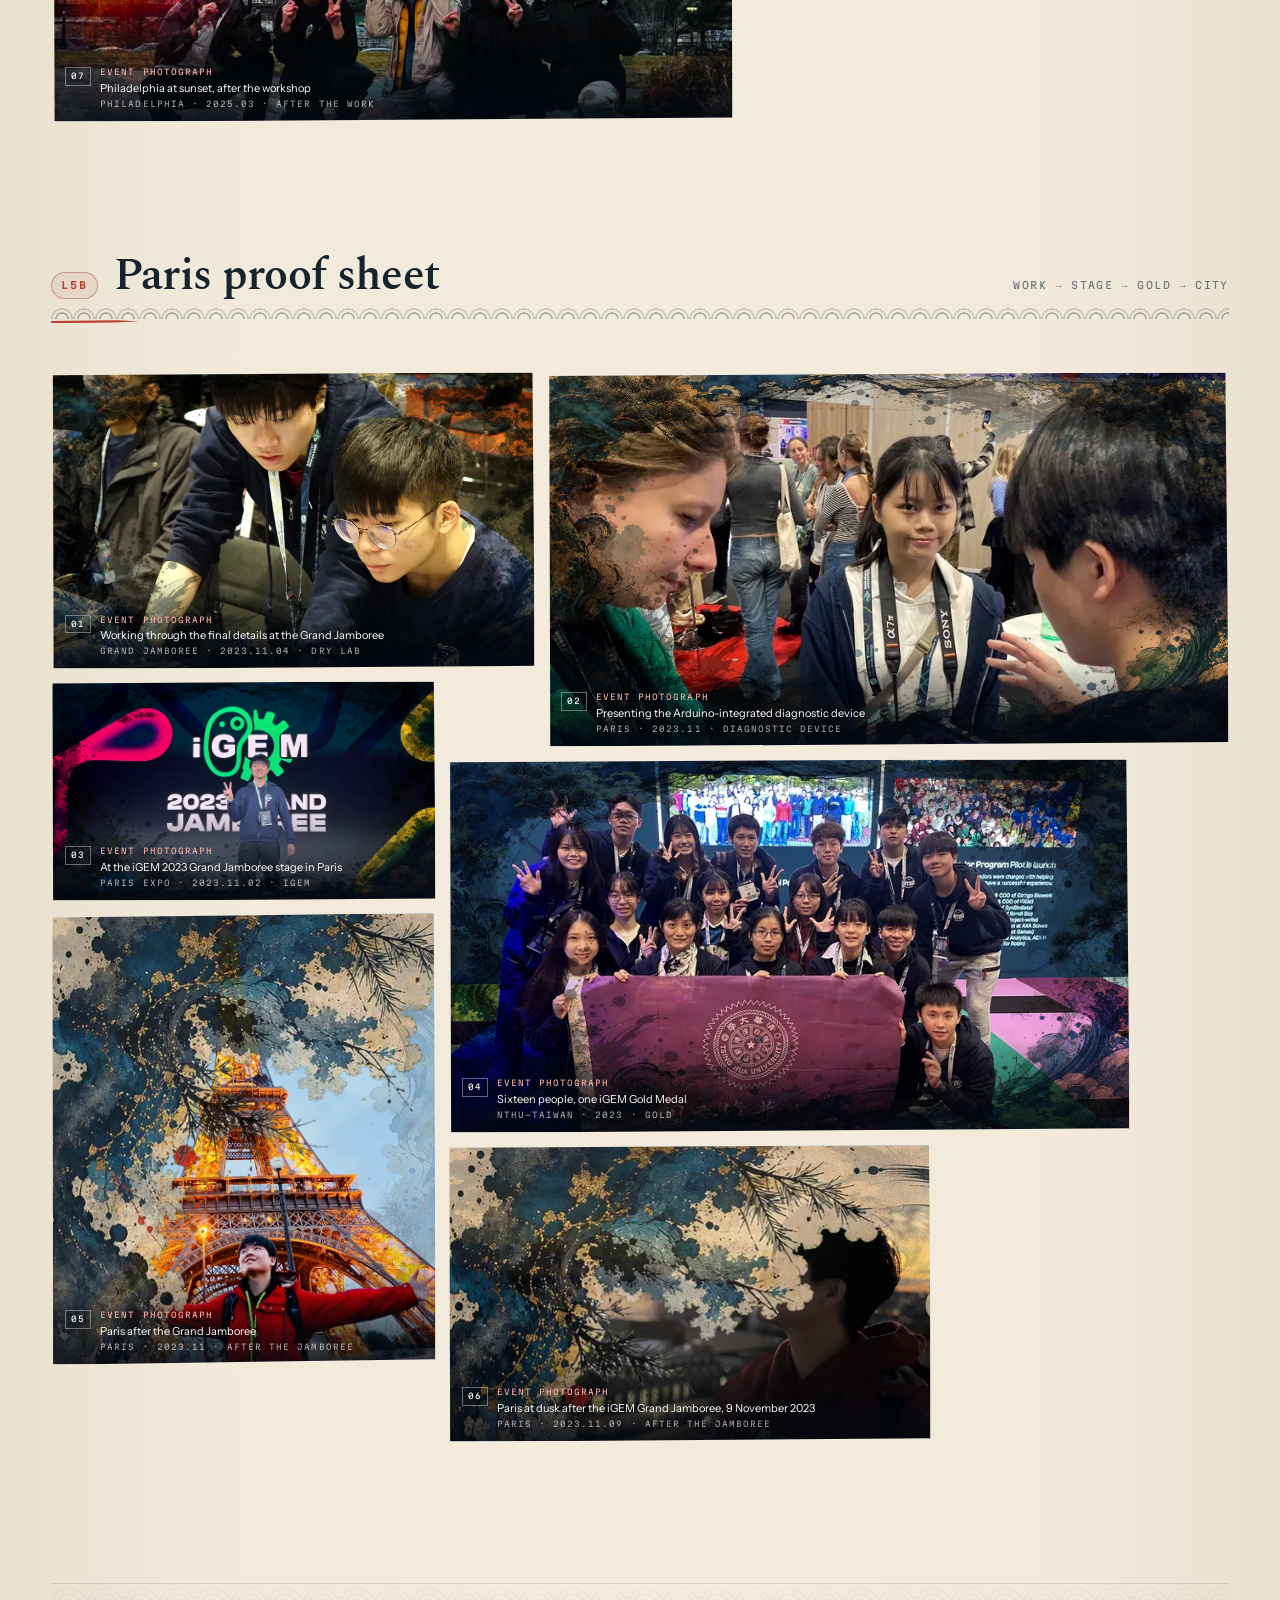
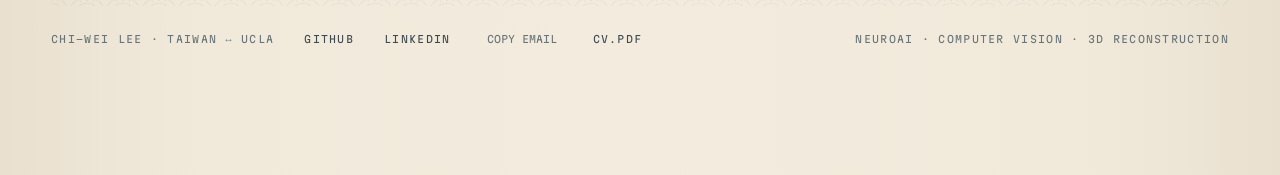
<file: field.html>
<!doctype html>
<html lang="en" data-mode="vivo" class="no-js">
<head>
<meta charset="utf-8">
<meta name="viewport" content="width=device-width, initial-scale=1, viewport-fit=cover">
<title>Field — Chi-Wei Lee</title>
<meta name="description" content="Field notes from the NSF HDR ML Challenge in Philadelphia and New York, and the iGEM Grand Jamboree in Paris.">
<meta name="theme-color" content="#05070d">
<meta name="color-scheme" content="dark light">
<link rel="icon" href="assets/favicon.svg" type="image/svg+xml">
<link rel="apple-touch-icon" href="assets/apple-touch-icon.png" sizes="180x180">
<link rel="canonical" href="https://arthur031221.github.io/field.html">
<meta property="og:type" content="website">
<meta property="og:title" content="Field — Chi-Wei Lee">
<meta property="og:description" content="Field notes from the NSF HDR ML Challenge in Philadelphia and New York, and the iGEM Grand Jamboree in Paris.">
<meta property="og:url" content="https://arthur031221.github.io/field.html">
<meta property="og:site_name" content="Chi-Wei Lee — PE//1">
<meta property="og:image" content="https://arthur031221.github.io/img/art/home-ink.webp">
<meta property="og:image:alt" content="Indigo sumi ink and woodblock contours on warm paper">
<meta property="og:image:type" content="image/webp">
<meta property="og:image:width" content="1635">
<meta property="og:image:height" content="736">
<meta name="twitter:card" content="summary_large_image">
<meta name="twitter:image" content="https://arthur031221.github.io/img/art/home-ink.webp">
<link rel="preload" href="assets/fonts/MartianMono-normal-100-800-latin.woff2" as="font" type="font/woff2" crossorigin>
<link rel="preload" href="assets/fonts/InstrumentSans-normal-400-700-latin.woff2" as="font" type="font/woff2" crossorigin>
<link rel="stylesheet" href="assets/site.css?v=4194fd05">
<script>document.documentElement.classList.remove('no-js');try{var m=localStorage.getItem('pe.mode');if(!m)m=matchMedia('(prefers-color-scheme: light)').matches?'fixed':'vivo';document.documentElement.setAttribute('data-mode',m);var l=localStorage.getItem('pe.lang');if(l)document.documentElement.setAttribute('lang',l==='zh'?'zh-Hant':'en');}catch(e){}</script>

</head>
<body>

<canvas id="substrate" aria-hidden="true"></canvas>
<canvas id="bubbles" aria-hidden="true"></canvas>
<div id="vignette" aria-hidden="true"></div>
<div id="wash" aria-hidden="true"></div>
<div id="reenc" aria-hidden="true"></div>

<a class="skip" href="#main"><span class="en">Skip to content</span><span class="zh">跳至內容</span></a>

<header class="bar">
  <a class="id" href="index.html" aria-label="Chi-Wei Lee — home">
    <span class="seal" aria-hidden="true">李</span>
    <b><span class="en">CHI-WEI LEE</span><span class="zh">李騏維</span></b>
    <span class="sep" aria-hidden="true">/</span>
    <span class="role"><span class="en">RESEARCH NOTEBOOK</span><span class="zh">研究手帖</span></span>
  </a>
  <nav aria-label="Sections" data-aria-en="Sections" data-aria-zh="網站區段"><a href="index.html"><span class="ch">01</span><span class="en">Home</span><span class="zh">首頁</span></a><a href="research.html"><span class="ch">02</span><span class="en">Research</span><span class="zh">研究</span></a><a href="publications.html"><span class="ch">03</span><span class="en">Papers</span><span class="zh">論文</span></a><a href="field.html" aria-current="page"><span class="ch">04</span><span class="en">Field</span><span class="zh">現場</span></a><a href="record.html"><span class="ch">05</span><span class="en">Record</span><span class="zh">紀錄</span></a><a href="about.html"><span class="ch">06</span><span class="en">About</span><span class="zh">關於</span></a></nav>
  <div class="ctl">
    <button type="button" data-act="console" aria-label="Open command console" data-aria-en="Open command console" data-aria-zh="開啟指令控制台" data-rf="console">
      <span class="lb">⌘K</span>
    </button>
    <button type="button" data-act="lang" aria-label="Switch language"><span class="lb">中</span><span class="k">L</span></button>
    <button type="button" data-act="mode" aria-label="Switch colour theme"><span class="mode-glyph" aria-hidden="true">◐</span><span class="lb">NIGHT</span><span class="k">T</span></button>
  </div>
  <button type="button" class="burger" data-act="drawer" aria-label="Menu" aria-controls="drawer" aria-expanded="false"><span></span><span></span><span></span></button>
</header>

<div class="shell">
  <main id="main">

<div class="chapter-stage chapter-stage--field" data-chapter="04">
<div class="masthead">
  <aside class="cartouche" aria-hidden="true"><span>現場</span><b>李</b></aside>
  <div class="band err"><span class="en">SECTION 04 · AWAY FROM THE DESK</span><span class="zh">第 04 節 · 離開桌前</span></div>
  <h1 class="err"><span class="en">FIELD</span><span class="zh">現場</span></h1>
  <p class="lede err"><span class="en">Two teams, two international stages, and the work behind the result: the NSF HDR ML Challenge and iGEM.</span><span class="zh">兩個團隊、兩個國際舞台，以及成果背後的工作：NSF HDR ML Challenge 與 iGEM。</span></p>
</div>
<figure class="artwork chapter-art" data-art="field"><img src="img/art/field.webp" srcset="img/art/field-400.webp 400w, img/art/field-800.webp 800w, img/art/field-1200.webp 1200w, img/art/field.webp 1828w" sizes="(max-width:720px) 100vw, 1120px" width="1828" height="686" fetchpriority="high" alt="Two indigo paths crossing an imagined coastline" data-alt-en="Two indigo paths crossing an imagined coastline" data-alt-zh="兩條靛藍旅路跨過想像的海岸" loading="eager" decoding="async" class="art-img"><span class="art-registration" aria-hidden="true"></span></figure>
<span class="chapter-tide" aria-hidden="true">
  <svg viewBox="0 0 1000 420" preserveAspectRatio="none" focusable="false">
    <path class="brush-stroke brush-stroke--body" pathLength="1" d="M-70 346 C92 236 232 370 402 258 S710 112 1070 226"/>
    <path class="brush-stroke brush-stroke--dry" pathLength="1" d="M-58 363 C112 268 246 390 421 278 S731 146 1052 244"/>
    <path class="brush-stroke brush-stroke--hair" pathLength="1" d="M-35 318 C116 212 256 338 420 232 S724 88 1028 204"/>
    <g class="brush-flecks">
      <circle cx="134" cy="286" r="5"/><circle cx="153" cy="276" r="2.4"/>
      <circle cx="684" cy="151" r="4"/><circle cx="703" cy="140" r="2"/>
      <circle cx="870" cy="188" r="3.4"/><circle cx="888" cy="184" r="1.7"/>
    </g>
  </svg>
</span>
<blockquote class="chapter-calligraphy" lang="zh-Hant" aria-label="行遠自邇 — 《禮記》. To go far, begin near." data-aria-en="行遠自邇 — 《禮記》. To go far, begin near." data-aria-zh="行遠自邇——《禮記》。欲行其遠，必自近處開始。"><span class="calligraphy-mark" aria-hidden="true"><span>行</span><span>遠</span><span>自</span><span>邇</span></span><footer><cite>《禮記》</cite><span class="calligraphy-gloss"><span class="en">To go far, begin near.</span><span class="zh">欲行其遠，必自近處開始。</span></span></footer></blockquote>
</div>
<section class="sec" id="trips" data-rail="TRIPS" data-cmd="1" data-cmd-en="Two journeys" data-cmd-zh="兩段現場"><div class="sec-h err"><span class="lay">L5a</span><h2><span class="en">Two journeys</span><span class="zh">兩段現場</span></h2></div><div class="grid c2"><a class="unit trip-card err" href="field-nsf.html" data-event="nsf-y1-2025">
  <div class="trip-card-media" data-treatment="hanga" data-format="wide"><img src="img/moments/nsf-team.webp" srcset="img/moments/nsf-team-400.webp 400w, img/moments/nsf-team-800.webp 800w, img/moments/nsf-team-1200.webp 1200w, img/moments/nsf-team.webp 1600w" sizes="(max-width:900px) 100vw, 50vw" width="1600" height="1117" style="object-position:50% 47%" alt="The six members of team 20iterations before Philadelphia" data-alt-en="The six members of team 20iterations before Philadelphia" data-alt-zh="前往費城前的 20iterations 六人團隊" loading="lazy" decoding="async" class=""><span class="memory-ink" aria-hidden="true"></span><span class="memory-register" aria-hidden="true"></span></div>
  <div class="trip-card-copy">
    <div class="idx"><span class="n">2025.02.28 – 03.09</span>Philadelphia · New York</div>
    <h3><span class="en">20 days, 20 iterations</span><span class="zh">20 天，20 次迭代</span></h3>
    <p><span class="en">Six-person team · Team lead · 2nd overall</span><span class="zh">六人團隊 · 隊長 · 總排名第二</span></p>
    <span class="more"><span class="en">Read it</span><span class="zh">讀下去</span></span>
  </div>
</a><a class="unit trip-card err" href="field-igem.html" data-event="igem-2023">
  <div class="trip-card-media" data-treatment="hanga" data-format="wide"><img src="img/moments/igem-eiffel-team.webp" srcset="img/moments/igem-eiffel-team-400.webp 400w, img/moments/igem-eiffel-team-800.webp 800w, img/moments/igem-eiffel-team-1200.webp 1200w, img/moments/igem-eiffel-team.webp 1479w" sizes="(max-width:900px) 100vw, 50vw" width="1479" height="1109" style="object-position:50% 48%" alt="NTHU-Taiwan beneath the Eiffel Tower during iGEM 2023" data-alt-en="NTHU-Taiwan beneath the Eiffel Tower during iGEM 2023" data-alt-zh="iGEM 2023 行程中，NTHU-Taiwan 團隊在艾菲爾鐵塔下" loading="lazy" decoding="async" class=""><span class="memory-ink" aria-hidden="true"></span><span class="memory-register" aria-hidden="true"></span></div>
  <div class="trip-card-copy">
    <div class="idx"><span class="n">2023.10.31 – 11.11</span>Paris, France</div>
    <h3><span class="en">Sixteen people, one gold medal</span><span class="zh">十六個人，一面金牌</span></h3>
    <p><span class="en">16-person team · Dry Lab lead · Gold Medal</span><span class="zh">十六人團隊 · Dry Lab 組長 · 金牌</span></p>
    <span class="more"><span class="en">Read it</span><span class="zh">讀下去</span></span>
  </div>
</a></div></section>
<section class="sec" id="nsf-frames" data-rail="NSF FRAMES" data-cmd="1" data-cmd-en="Philadelphia &amp; New York proof sheet" data-cmd-zh="費城與紐約印樣"><div class="sec-h err"><span class="lay">L5b</span><h2><span class="en">Philadelphia &amp; New York proof sheet</span><span class="zh">費城與紐約印樣</span></h2><span class="note"><span class="en">Team → talk → workshop → New York → Philadelphia</span><span class="zh">團隊 → 發表 → workshop → 紐約 → 費城</span></span></div><div class="memory-river memory-river--field-nsf err"><figure class="memory-frame memory-frame--standard" data-treatment="natural" data-format="standard" data-event="nsf-y1-2025" style="--media-ratio:1600 / 1306" data-lb="img/moments/nsf-aaai-welcome.webp" data-lb-group="nsf" data-lb-width="1600" data-lb-height="1306" data-cap-en="Team 20iterations at the AAAI-25 workshop in Philadelphia" data-cap-zh="20iterations 團隊於費城 AAAI-25 workshop"><div class="memory-media"><img src="img/moments/nsf-aaai-welcome.webp" srcset="img/moments/nsf-aaai-welcome-400.webp 400w, img/moments/nsf-aaai-welcome-800.webp 800w, img/moments/nsf-aaai-welcome-1200.webp 1200w, img/moments/nsf-aaai-welcome.webp 1600w" sizes="(max-width:520px) 100vw, (max-width:760px) 50vw, 36vw" width="1600" height="1306" style="object-position:50% 45%" alt="Team 20iterations at the AAAI-25 workshop in Philadelphia" data-alt-en="Team 20iterations at the AAAI-25 workshop in Philadelphia" data-alt-zh="20iterations 團隊於費城 AAAI-25 workshop" loading="lazy" decoding="async" class=""><span class="memory-ink" aria-hidden="true"></span><span class="memory-register" aria-hidden="true"></span></div><figcaption><span class="memory-no">01</span><span class="memory-type"><span class="en">Event photograph</span><span class="zh">現場影像</span></span><span class="memory-caption"><span class="en">Team 20iterations at the AAAI-25 workshop in Philadelphia</span><span class="zh">20iterations 團隊於費城 AAAI-25 workshop</span></span><span class="memory-slug">PHILADELPHIA · 2025.03.04 · AAAI-25</span></figcaption></figure><figure class="memory-frame memory-frame--wide" data-treatment="hanga" data-format="wide" data-event="nsf-y1-2025" style="--media-ratio:1024 / 740" data-lb="img/moments/nsf-talk.webp" data-lb-group="nsf" data-lb-width="1024" data-lb-height="740" data-cap-en="Presenting the NSF HDR challenge work at AAAI-25" data-cap-zh="於 AAAI-25 發表 NSF HDR 挑戰成果"><div class="memory-media"><img src="img/moments/nsf-talk.webp" srcset="img/moments/nsf-talk-400.webp 400w, img/moments/nsf-talk-800.webp 800w, img/moments/nsf-talk.webp 1024w" sizes="(max-width:760px) 100vw, 58vw" width="1024" height="740" style="object-position:58% 43%" alt="Presenting the NSF HDR challenge work at AAAI-25" data-alt-en="Presenting the NSF HDR challenge work at AAAI-25" data-alt-zh="於 AAAI-25 發表 NSF HDR 挑戰成果" loading="lazy" decoding="async" class=""><span class="memory-ink" aria-hidden="true"></span><span class="memory-register" aria-hidden="true"></span></div><figcaption><span class="memory-no">02</span><span class="memory-type"><span class="en">Event photograph</span><span class="zh">現場影像</span></span><span class="memory-caption"><span class="en">Presenting the NSF HDR challenge work at AAAI-25</span><span class="zh">於 AAAI-25 發表 NSF HDR 挑戰成果</span></span><span class="memory-slug">AAAI-25 · 2025.03 · PODIUM</span></figcaption></figure><figure class="memory-frame memory-frame--inset" data-treatment="natural" data-format="wide" data-event="nsf-y1-2025" style="--media-ratio:1600 / 1108" data-lb="img/moments/nsf-workshop.webp" data-lb-group="nsf" data-lb-width="1600" data-lb-height="1108" data-cap-en="The AAAI-25 workshop room after the final session" data-cap-zh="AAAI-25 workshop 最後一場結束後的全體合影"><div class="memory-media"><img src="img/moments/nsf-workshop.webp" srcset="img/moments/nsf-workshop-400.webp 400w, img/moments/nsf-workshop-800.webp 800w, img/moments/nsf-workshop-1200.webp 1200w, img/moments/nsf-workshop.webp 1600w" sizes="(max-width:520px) 100vw, (max-width:760px) 50vw, 36vw" width="1600" height="1108" style="object-position:50% 47%" alt="The AAAI-25 workshop room after the final session" data-alt-en="The AAAI-25 workshop room after the final session" data-alt-zh="AAAI-25 workshop 最後一場結束後的全體合影" loading="lazy" decoding="async" class=""><span class="memory-ink" aria-hidden="true"></span><span class="memory-register" aria-hidden="true"></span></div><figcaption><span class="memory-no">03</span><span class="memory-type"><span class="en">Event photograph</span><span class="zh">現場影像</span></span><span class="memory-caption"><span class="en">The AAAI-25 workshop room after the final session</span><span class="zh">AAAI-25 workshop 最後一場結束後的全體合影</span></span><span class="memory-slug">PHILADELPHIA · 2025.03.04 · WORKSHOP</span></figcaption></figure><figure class="memory-frame memory-frame--wide" data-treatment="hanga" data-format="wide" data-event="nsf-y1-2025" style="--media-ratio:1600 / 1182" data-lb="img/moments/nsf-rooftop-team.webp" data-lb-group="nsf" data-lb-width="1600" data-lb-height="1182" data-cap-en="20iterations over the Philadelphia skyline, 1 March 2025" data-cap-zh="費城天際線前的 20iterations，2025 年 3 月 1 日"><div class="memory-media"><img src="img/moments/nsf-rooftop-team.webp" srcset="img/moments/nsf-rooftop-team-400.webp 400w, img/moments/nsf-rooftop-team-800.webp 800w, img/moments/nsf-rooftop-team-1200.webp 1200w, img/moments/nsf-rooftop-team.webp 1600w" sizes="(max-width:760px) 100vw, 58vw" width="1600" height="1182" style="object-position:50% 48%" alt="20iterations over the Philadelphia skyline, 1 March 2025" data-alt-en="20iterations over the Philadelphia skyline, 1 March 2025" data-alt-zh="費城天際線前的 20iterations，2025 年 3 月 1 日" loading="lazy" decoding="async" class=""><span class="memory-ink" aria-hidden="true"></span><span class="memory-register" aria-hidden="true"></span></div><figcaption><span class="memory-no">04</span><span class="memory-type"><span class="en">Event photograph</span><span class="zh">現場影像</span></span><span class="memory-caption"><span class="en">20iterations over the Philadelphia skyline, 1 March 2025</span><span class="zh">費城天際線前的 20iterations，2025 年 3 月 1 日</span></span><span class="memory-slug">PHILADELPHIA · 2025.03.01 · TEAM SKYLINE</span></figcaption></figure><figure class="memory-frame memory-frame--portrait" data-treatment="hanga" data-format="wide" data-event="nsf-y1-2025" style="--media-ratio:1600 / 1200" data-lb="img/moments/nsf-aaai-badges.webp" data-lb-group="nsf" data-lb-width="1600" data-lb-height="1200" data-cap-en="Five teammates arriving with AAAI workshop badges, 3 March 2025" data-cap-zh="五位隊員佩掛 AAAI 識別證抵達會場，2025 年 3 月 3 日"><div class="memory-media"><img src="img/moments/nsf-aaai-badges.webp" srcset="img/moments/nsf-aaai-badges-400.webp 400w, img/moments/nsf-aaai-badges-800.webp 800w, img/moments/nsf-aaai-badges-1200.webp 1200w, img/moments/nsf-aaai-badges.webp 1600w" sizes="(max-width:520px) 100vw, (max-width:760px) 50vw, 36vw" width="1600" height="1200" style="object-position:50% 48%" alt="Five teammates arriving with AAAI workshop badges, 3 March 2025" data-alt-en="Five teammates arriving with AAAI workshop badges, 3 March 2025" data-alt-zh="五位隊員佩掛 AAAI 識別證抵達會場，2025 年 3 月 3 日" loading="lazy" decoding="async" class=""><span class="memory-ink" aria-hidden="true"></span><span class="memory-register" aria-hidden="true"></span></div><figcaption><span class="memory-no">05</span><span class="memory-type"><span class="en">Event photograph</span><span class="zh">現場影像</span></span><span class="memory-caption"><span class="en">Five teammates arriving with AAAI workshop badges, 3 March 2025</span><span class="zh">五位隊員佩掛 AAAI 識別證抵達會場，2025 年 3 月 3 日</span></span><span class="memory-slug">PHILADELPHIA · 2025.03.03 · AAAI BADGES</span></figcaption></figure><figure class="memory-frame memory-frame--standard" data-treatment="natural" data-format="standard" data-event="nsf-y1-2025" style="--media-ratio:960 / 1142" data-lb="img/moments/nsf-new-york.webp" data-lb-group="nsf" data-lb-width="960" data-lb-height="1142" data-cap-en="Five teammates beneath Manhattan Bridge during the New York leg" data-cap-zh="紐約行程中，五位隊友在曼哈頓橋下"><div class="memory-media"><img src="img/moments/nsf-new-york.webp" srcset="img/moments/nsf-new-york-400.webp 400w, img/moments/nsf-new-york-800.webp 800w, img/moments/nsf-new-york.webp 960w" sizes="(max-width:520px) 100vw, (max-width:760px) 50vw, 36vw" width="960" height="1142" style="object-position:50% 48%" alt="Five teammates beneath Manhattan Bridge during the New York leg" data-alt-en="Five teammates beneath Manhattan Bridge during the New York leg" data-alt-zh="紐約行程中，五位隊友在曼哈頓橋下" loading="lazy" decoding="async" class=""><span class="memory-ink" aria-hidden="true"></span><span class="memory-register" aria-hidden="true"></span></div><figcaption><span class="memory-no">06</span><span class="memory-type"><span class="en">Event photograph</span><span class="zh">現場影像</span></span><span class="memory-caption"><span class="en">Five teammates beneath Manhattan Bridge during the New York leg</span><span class="zh">紐約行程中，五位隊友在曼哈頓橋下</span></span><span class="memory-slug">NEW YORK · 2025.03 · MANHATTAN BRIDGE</span></figcaption></figure><figure class="memory-frame memory-frame--wide" data-treatment="aizuri" data-format="wide" data-event="nsf-y1-2025" style="--media-ratio:1600 / 1200" data-lb="img/moments/nsf-philadelphia.webp" data-lb-group="nsf" data-lb-width="1600" data-lb-height="1200" data-cap-en="Philadelphia at sunset, after the workshop" data-cap-zh="workshop 結束後的費城夕景"><div class="memory-media"><img src="img/moments/nsf-philadelphia.webp" srcset="img/moments/nsf-philadelphia-400.webp 400w, img/moments/nsf-philadelphia-800.webp 800w, img/moments/nsf-philadelphia-1200.webp 1200w, img/moments/nsf-philadelphia.webp 1600w" sizes="(max-width:760px) 100vw, 58vw" width="1600" height="1200" style="object-position:50% 50%" alt="Philadelphia at sunset, after the workshop" data-alt-en="Philadelphia at sunset, after the workshop" data-alt-zh="workshop 結束後的費城夕景" loading="lazy" decoding="async" class=""><span class="memory-ink" aria-hidden="true"></span><span class="memory-register" aria-hidden="true"></span></div><figcaption><span class="memory-no">07</span><span class="memory-type"><span class="en">Event photograph</span><span class="zh">現場影像</span></span><span class="memory-caption"><span class="en">Philadelphia at sunset, after the workshop</span><span class="zh">workshop 結束後的費城夕景</span></span><span class="memory-slug">PHILADELPHIA · 2025.03 · AFTER THE WORK</span></figcaption></figure></div></section><section class="sec" id="igem-frames" data-rail="IGEM FRAMES" data-cmd="1" data-cmd-en="Paris proof sheet" data-cmd-zh="巴黎印樣"><div class="sec-h err"><span class="lay">L5b</span><h2><span class="en">Paris proof sheet</span><span class="zh">巴黎印樣</span></h2><span class="note"><span class="en">Work → stage → gold → city</span><span class="zh">製作 → 舞台 → 金牌 → 城市</span></span></div><div class="memory-river memory-river--field-igem err"><figure class="memory-frame memory-frame--standard" data-treatment="natural" data-format="wide" data-event="igem-2023" style="--media-ratio:1600 / 1067" data-lb="img/moments/igem-work.webp" data-lb-group="igem" data-lb-width="1600" data-lb-height="1067" data-cap-en="Working through the final details at the Grand Jamboree" data-cap-zh="Grand Jamboree 現場校對最後細節"><div class="memory-media"><img src="img/moments/igem-work.webp" srcset="img/moments/igem-work-400.webp 400w, img/moments/igem-work-800.webp 800w, img/moments/igem-work-1200.webp 1200w, img/moments/igem-work.webp 1600w" sizes="(max-width:520px) 100vw, (max-width:760px) 50vw, 36vw" width="1600" height="1067" style="object-position:51% 44%" alt="Working through the final details at the Grand Jamboree" data-alt-en="Working through the final details at the Grand Jamboree" data-alt-zh="Grand Jamboree 現場校對最後細節" loading="lazy" decoding="async" class=""><span class="memory-ink" aria-hidden="true"></span><span class="memory-register" aria-hidden="true"></span></div><figcaption><span class="memory-no">01</span><span class="memory-type"><span class="en">Event photograph</span><span class="zh">現場影像</span></span><span class="memory-caption"><span class="en">Working through the final details at the Grand Jamboree</span><span class="zh">Grand Jamboree 現場校對最後細節</span></span><span class="memory-slug">GRAND JAMBOREE · 2023.11.04 · DRY LAB</span></figcaption></figure><figure class="memory-frame memory-frame--wide" data-treatment="natural" data-format="wide" data-event="igem-2023" style="--media-ratio:1479 / 1109" data-lb="img/igem3.webp" data-lb-group="igem" data-lb-width="1479" data-lb-height="1109" data-cap-en="Presenting the Arduino-integrated diagnostic device" data-cap-zh="展示整合 Arduino 的診斷裝置"><div class="memory-media"><img src="img/igem3.webp" srcset="img/igem3-400.webp 400w, img/igem3-800.webp 800w, img/igem3-1200.webp 1200w, img/igem3.webp 1479w" sizes="(max-width:760px) 100vw, 58vw" width="1479" height="1109" style="object-position:50% 42%" alt="Presenting the Arduino-integrated diagnostic device" data-alt-en="Presenting the Arduino-integrated diagnostic device" data-alt-zh="展示整合 Arduino 的診斷裝置" loading="lazy" decoding="async" class=""><span class="memory-ink" aria-hidden="true"></span><span class="memory-register" aria-hidden="true"></span></div><figcaption><span class="memory-no">02</span><span class="memory-type"><span class="en">Event photograph</span><span class="zh">現場影像</span></span><span class="memory-caption"><span class="en">Presenting the Arduino-integrated diagnostic device</span><span class="zh">展示整合 Arduino 的診斷裝置</span></span><span class="memory-slug">PARIS · 2023.11 · DIAGNOSTIC DEVICE</span></figcaption></figure><figure class="memory-frame memory-frame--inset" data-treatment="natural" data-format="wide" data-event="igem-2023" style="--media-ratio:1600 / 1200" data-lb="img/moments/igem-stage.webp" data-lb-group="igem" data-lb-width="1600" data-lb-height="1200" data-cap-en="At the iGEM 2023 Grand Jamboree stage in Paris" data-cap-zh="於巴黎 iGEM 2023 Grand Jamboree 舞台"><div class="memory-media"><img src="img/moments/igem-stage.webp" srcset="img/moments/igem-stage-400.webp 400w, img/moments/igem-stage-800.webp 800w, img/moments/igem-stage-1200.webp 1200w, img/moments/igem-stage.webp 1600w" sizes="(max-width:520px) 100vw, (max-width:760px) 50vw, 36vw" width="1600" height="1200" style="object-position:50% 42%" alt="At the iGEM 2023 Grand Jamboree stage in Paris" data-alt-en="At the iGEM 2023 Grand Jamboree stage in Paris" data-alt-zh="於巴黎 iGEM 2023 Grand Jamboree 舞台" loading="lazy" decoding="async" class=""><span class="memory-ink" aria-hidden="true"></span><span class="memory-register" aria-hidden="true"></span></div><figcaption><span class="memory-no">03</span><span class="memory-type"><span class="en">Event photograph</span><span class="zh">現場影像</span></span><span class="memory-caption"><span class="en">At the iGEM 2023 Grand Jamboree stage in Paris</span><span class="zh">於巴黎 iGEM 2023 Grand Jamboree 舞台</span></span><span class="memory-slug">PARIS EXPO · 2023.11.02 · iGEM</span></figcaption></figure><figure class="memory-frame memory-frame--wide" data-treatment="natural" data-format="wide" data-event="igem-2023" style="--media-ratio:1600 / 1200" data-lb="img/igem2.webp" data-lb-group="igem" data-lb-width="1600" data-lb-height="1200" data-cap-en="Sixteen people, one iGEM Gold Medal" data-cap-zh="十六個人，一面 iGEM 金牌"><div class="memory-media"><img src="img/igem2.webp" srcset="img/igem2-400.webp 400w, img/igem2-800.webp 800w, img/igem2-1200.webp 1200w, img/igem2.webp 1600w" sizes="(max-width:760px) 100vw, 58vw" width="1600" height="1200" style="object-position:50% 38%" alt="Sixteen people, one iGEM Gold Medal" data-alt-en="Sixteen people, one iGEM Gold Medal" data-alt-zh="十六個人，一面 iGEM 金牌" loading="lazy" decoding="async" class=""><span class="memory-ink" aria-hidden="true"></span><span class="memory-register" aria-hidden="true"></span></div><figcaption><span class="memory-no">04</span><span class="memory-type"><span class="en">Event photograph</span><span class="zh">現場影像</span></span><span class="memory-caption"><span class="en">Sixteen people, one iGEM Gold Medal</span><span class="zh">十六個人，一面 iGEM 金牌</span></span><span class="memory-slug">NTHU-TAIWAN · 2023 · GOLD</span></figcaption></figure><figure class="memory-frame memory-frame--portrait" data-treatment="aizuri" data-format="portrait" data-event="igem-2023" style="--media-ratio:960 / 1280" data-lb="img/moments/igem-eiffel-portrait.webp" data-lb-group="igem" data-lb-width="960" data-lb-height="1280" data-cap-en="Paris after the Grand Jamboree" data-cap-zh="Grand Jamboree 之後的巴黎"><div class="memory-media"><img src="img/moments/igem-eiffel-portrait.webp" srcset="img/moments/igem-eiffel-portrait-400.webp 400w, img/moments/igem-eiffel-portrait-800.webp 800w, img/moments/igem-eiffel-portrait.webp 960w" sizes="(max-width:520px) 100vw, (max-width:760px) 50vw, 36vw" width="960" height="1280" style="object-position:50% 48%" alt="Paris after the Grand Jamboree" data-alt-en="Paris after the Grand Jamboree" data-alt-zh="Grand Jamboree 之後的巴黎" loading="lazy" decoding="async" class=""><span class="memory-ink" aria-hidden="true"></span><span class="memory-register" aria-hidden="true"></span></div><figcaption><span class="memory-no">05</span><span class="memory-type"><span class="en">Event photograph</span><span class="zh">現場影像</span></span><span class="memory-caption"><span class="en">Paris after the Grand Jamboree</span><span class="zh">Grand Jamboree 之後的巴黎</span></span><span class="memory-slug">PARIS · 2023.11 · AFTER THE JAMBOREE</span></figcaption></figure><figure class="memory-frame memory-frame--standard" data-treatment="aizuri" data-format="portrait" data-event="igem-2023" style="--media-ratio:1200 / 1600" data-lb="img/moments/igem-paris-dusk.webp" data-lb-group="igem" data-lb-width="1200" data-lb-height="1600" data-cap-en="Paris at dusk after the iGEM Grand Jamboree, 9 November 2023" data-cap-zh="iGEM Grand Jamboree 之後的巴黎黃昏，2023 年 11 月 9 日"><div class="memory-media"><img src="img/moments/igem-paris-dusk.webp" srcset="img/moments/igem-paris-dusk-400.webp 400w, img/moments/igem-paris-dusk-800.webp 800w, img/moments/igem-paris-dusk.webp 1200w" sizes="(max-width:520px) 100vw, (max-width:760px) 50vw, 36vw" width="1200" height="1600" style="object-position:50% 48%" alt="Paris at dusk after the iGEM Grand Jamboree, 9 November 2023" data-alt-en="Paris at dusk after the iGEM Grand Jamboree, 9 November 2023" data-alt-zh="iGEM Grand Jamboree 之後的巴黎黃昏，2023 年 11 月 9 日" loading="lazy" decoding="async" class=""><span class="memory-ink" aria-hidden="true"></span><span class="memory-register" aria-hidden="true"></span></div><figcaption><span class="memory-no">06</span><span class="memory-type"><span class="en">Event photograph</span><span class="zh">現場影像</span></span><span class="memory-caption"><span class="en">Paris at dusk after the iGEM Grand Jamboree, 9 November 2023</span><span class="zh">iGEM Grand Jamboree 之後的巴黎黃昏，2023 年 11 月 9 日</span></span><span class="memory-slug">PARIS · 2023.11.09 · AFTER THE JAMBOREE</span></figcaption></figure></div></section>
    <footer class="foot">
      <span><span class="en">Chi-Wei Lee · Taiwan ↔ UCLA</span><span class="zh">李騏維 · 台灣 ↔ UCLA</span></span>
      <a href="https://github.com/Arthur031221" rel="noopener">GITHUB</a>
      <a href="https://www.linkedin.com/in/arthur-lee-367511354/" rel="me noopener">LINKEDIN</a>
      <button type="button" data-act="mail" data-mail="levi74108520963@gmail.com"><span class="en">COPY EMAIL</span><span class="zh">複製信箱</span></button>
      <a href="CV.pdf">CV.PDF</a>
      <span class="r"><span class="en">NeuroAI · computer vision · 3D reconstruction</span><span class="zh">腦神經 · 電腦視覺 · 3D 重建</span></span>
    </footer>
  </main>
</div>

<nav id="drawer" aria-label="Mobile sections" data-aria-en="Mobile sections" data-aria-zh="行動版網站區段" aria-hidden="true" inert><a href="index.html"><span class="ch">CH.01</span><span class="en">Home</span><span class="zh">首頁</span></a><a href="research.html"><span class="ch">CH.02</span><span class="en">Research</span><span class="zh">研究</span></a><a href="publications.html"><span class="ch">CH.03</span><span class="en">Papers</span><span class="zh">論文</span></a><a href="field.html" aria-current="page"><span class="ch">CH.04</span><span class="en">Field</span><span class="zh">現場</span></a><a href="record.html"><span class="ch">CH.05</span><span class="en">Record</span><span class="zh">紀錄</span></a><a href="about.html"><span class="ch">CH.06</span><span class="en">About</span><span class="zh">關於</span></a></nav>

<dialog id="console" aria-label="Command console" data-aria-en="Command console" data-aria-zh="指令控制台">
  <div class="box">
    <div class="bh"><span class="led"></span><span class="en">STIMULUS CONSOLE</span><span class="zh">刺激控制台</span><span class="esc">ESC</span></div>
    <input type="text" autocomplete="off" spellcheck="false" placeholder="Type a command…" data-placeholder-en="Type a command…" data-placeholder-zh="輸入指令…" aria-label="Command" data-aria-en="Command" data-aria-zh="指令" role="combobox" aria-autocomplete="list" aria-controls="command-list" aria-expanded="false">
    <ul id="command-list" role="listbox"></ul>
  </div>
</dialog>

<dialog id="lightbox" aria-label="Photograph" data-aria-en="Photograph" data-aria-zh="照片檢視器">
  <div class="lb">
    <div class="lb-media" data-lb-media></div>
    <div class="lbar">
      <span class="n">01 / 01</span>
      <span class="cap"></span>
      <span class="sp">
        <button type="button" data-lb-close><span class="en">CLOSE ×</span><span class="zh">關閉 ×</span></button>
        <button type="button" data-lb-nav="prev" aria-label="Previous" data-aria-en="Previous photograph" data-aria-zh="上一張照片">← <span class="en">PREV</span><span class="zh">上一張</span></button>
        <button type="button" data-lb-nav="next" aria-label="Next" data-aria-en="Next photograph" data-aria-zh="下一張照片"><span class="en">NEXT</span><span class="zh">下一張</span> →</button>
      </span>
    </div>
  </div>
</dialog>

<noscript>
  <style>#substrate,#bubbles,#boot,.rail,.depth{display:none}.err{opacity:1!important;transform:none!important;filter:none!important}</style>
</noscript>

<script src="assets/runtime.js?v=04b2d562" defer></script>
<script src="assets/substrate.js?v=7973cc77" defer></script>
<script src="assets/bubbles.js?v=498d6102" defer></script>
</body>
</html>
</file>
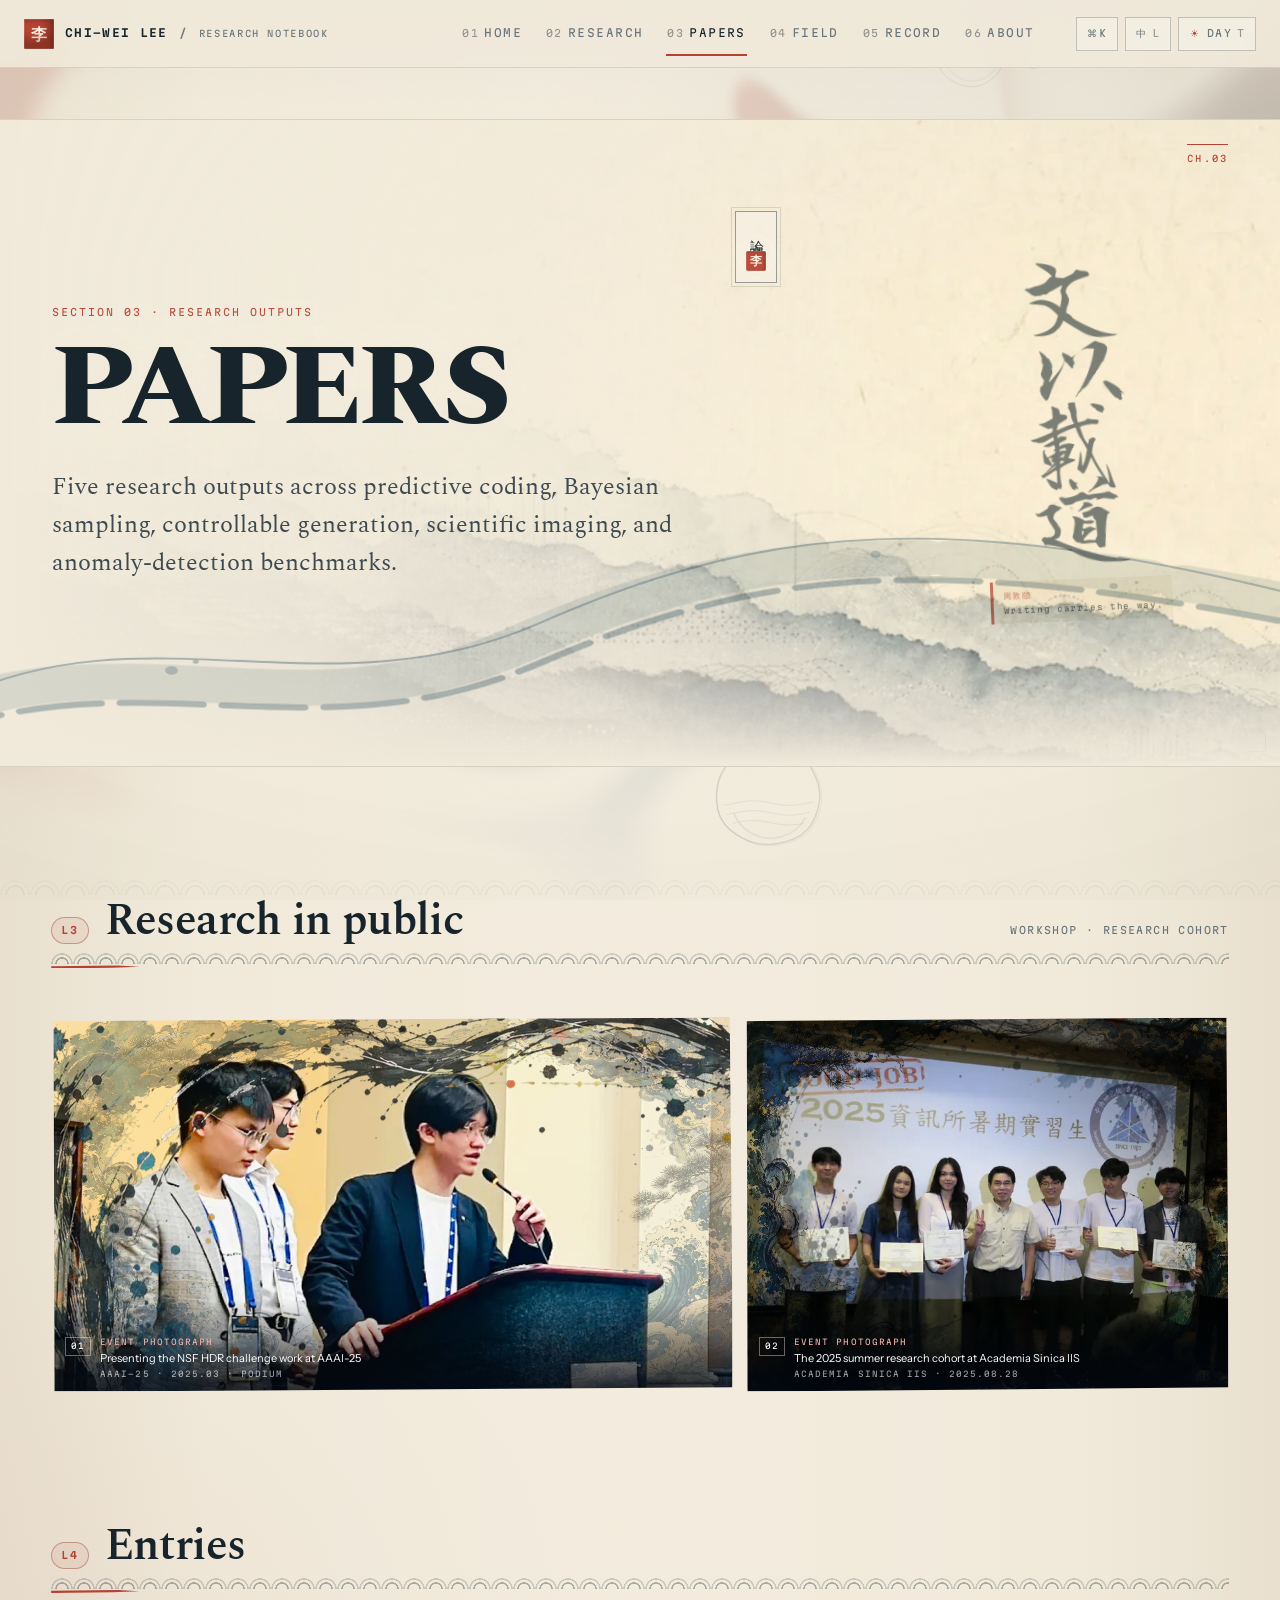
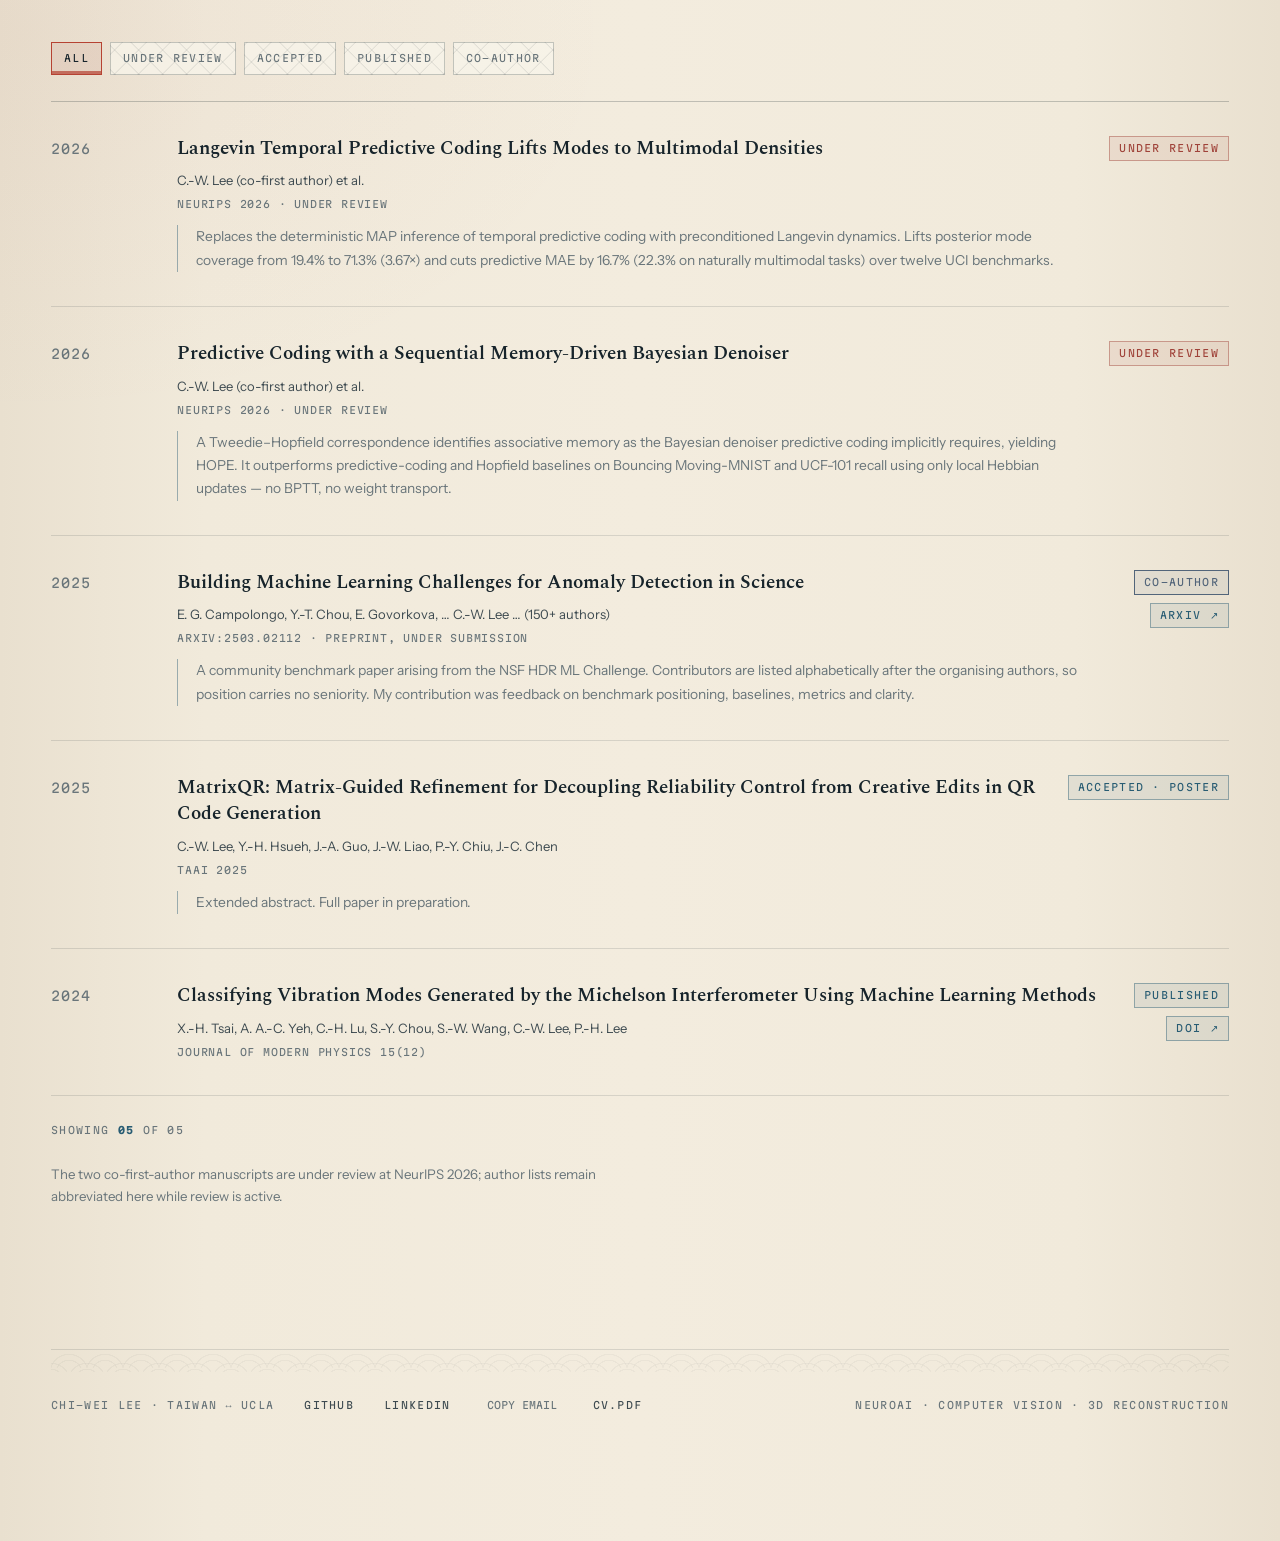
<file: publications.html>
<!doctype html>
<html lang="en" data-mode="vivo" class="no-js">
<head>
<meta charset="utf-8">
<meta name="viewport" content="width=device-width, initial-scale=1, viewport-fit=cover">
<title>Papers — Chi-Wei Lee</title>
<meta name="description" content="Five papers and preprints by Chi-Wei Lee across NeuroAI, generative modelling, and scientific machine learning.">
<meta name="theme-color" content="#05070d">
<meta name="color-scheme" content="dark light">
<link rel="icon" href="assets/favicon.svg" type="image/svg+xml">
<link rel="apple-touch-icon" href="assets/apple-touch-icon.png" sizes="180x180">
<link rel="canonical" href="https://arthur031221.github.io/publications.html">
<meta property="og:type" content="website">
<meta property="og:title" content="Papers — Chi-Wei Lee">
<meta property="og:description" content="Five papers and preprints by Chi-Wei Lee across NeuroAI, generative modelling, and scientific machine learning.">
<meta property="og:url" content="https://arthur031221.github.io/publications.html">
<meta property="og:site_name" content="Chi-Wei Lee — PE//1">
<meta property="og:image" content="https://arthur031221.github.io/img/art/home-ink.webp">
<meta property="og:image:alt" content="Indigo sumi ink and woodblock contours on warm paper">
<meta property="og:image:type" content="image/webp">
<meta property="og:image:width" content="1635">
<meta property="og:image:height" content="736">
<meta name="twitter:card" content="summary_large_image">
<meta name="twitter:image" content="https://arthur031221.github.io/img/art/home-ink.webp">
<link rel="preload" href="assets/fonts/MartianMono-normal-100-800-latin.woff2" as="font" type="font/woff2" crossorigin>
<link rel="preload" href="assets/fonts/InstrumentSans-normal-400-700-latin.woff2" as="font" type="font/woff2" crossorigin>
<link rel="stylesheet" href="assets/site.css?v=4194fd05">
<script>document.documentElement.classList.remove('no-js');try{var m=localStorage.getItem('pe.mode');if(!m)m=matchMedia('(prefers-color-scheme: light)').matches?'fixed':'vivo';document.documentElement.setAttribute('data-mode',m);var l=localStorage.getItem('pe.lang');if(l)document.documentElement.setAttribute('lang',l==='zh'?'zh-Hant':'en');}catch(e){}</script>

</head>
<body>

<canvas id="substrate" aria-hidden="true"></canvas>
<canvas id="bubbles" aria-hidden="true"></canvas>
<div id="vignette" aria-hidden="true"></div>
<div id="wash" aria-hidden="true"></div>
<div id="reenc" aria-hidden="true"></div>

<a class="skip" href="#main"><span class="en">Skip to content</span><span class="zh">跳至內容</span></a>

<header class="bar">
  <a class="id" href="index.html" aria-label="Chi-Wei Lee — home">
    <span class="seal" aria-hidden="true">李</span>
    <b><span class="en">CHI-WEI LEE</span><span class="zh">李騏維</span></b>
    <span class="sep" aria-hidden="true">/</span>
    <span class="role"><span class="en">RESEARCH NOTEBOOK</span><span class="zh">研究手帖</span></span>
  </a>
  <nav aria-label="Sections" data-aria-en="Sections" data-aria-zh="網站區段"><a href="index.html"><span class="ch">01</span><span class="en">Home</span><span class="zh">首頁</span></a><a href="research.html"><span class="ch">02</span><span class="en">Research</span><span class="zh">研究</span></a><a href="publications.html" aria-current="page"><span class="ch">03</span><span class="en">Papers</span><span class="zh">論文</span></a><a href="field.html"><span class="ch">04</span><span class="en">Field</span><span class="zh">現場</span></a><a href="record.html"><span class="ch">05</span><span class="en">Record</span><span class="zh">紀錄</span></a><a href="about.html"><span class="ch">06</span><span class="en">About</span><span class="zh">關於</span></a></nav>
  <div class="ctl">
    <button type="button" data-act="console" aria-label="Open command console" data-aria-en="Open command console" data-aria-zh="開啟指令控制台" data-rf="console">
      <span class="lb">⌘K</span>
    </button>
    <button type="button" data-act="lang" aria-label="Switch language"><span class="lb">中</span><span class="k">L</span></button>
    <button type="button" data-act="mode" aria-label="Switch colour theme"><span class="mode-glyph" aria-hidden="true">◐</span><span class="lb">NIGHT</span><span class="k">T</span></button>
  </div>
  <button type="button" class="burger" data-act="drawer" aria-label="Menu" aria-controls="drawer" aria-expanded="false"><span></span><span></span><span></span></button>
</header>

<div class="shell">
  <main id="main">

<div class="chapter-stage chapter-stage--papers" data-chapter="03">
<div class="masthead">
  <aside class="cartouche" aria-hidden="true"><span>論文</span><b>李</b></aside>
  <div class="band err"><span class="en">SECTION 03 · RESEARCH OUTPUTS</span><span class="zh">第 03 節 · 研究成果</span></div>
  <h1 class="err"><span class="en">PAPERS</span><span class="zh">論文</span></h1>
  <p class="lede err"><span class="en">Five research outputs across predictive coding, Bayesian sampling, controllable generation, scientific imaging, and anomaly-detection benchmarks.</span><span class="zh">五項研究成果，涵蓋預測編碼、貝氏取樣、可控生成、科學影像與異常偵測基準。</span></p>
</div>
<figure class="artwork chapter-art" data-art="papers"><img src="img/art/papers.webp" srcset="img/art/papers-400.webp 400w, img/art/papers-800.webp 800w, img/art/papers-1200.webp 1200w, img/art/papers.webp 1855w" sizes="(max-width:720px) 100vw, 1120px" width="1855" height="696" fetchpriority="high" alt="Five quiet layers of indigo pigment settling on paper" data-alt-en="Five quiet layers of indigo pigment settling on paper" data-alt-zh="五層靛藍顏料沉積於紙上" loading="eager" decoding="async" class="art-img"><span class="art-registration" aria-hidden="true"></span></figure>
<span class="chapter-tide" aria-hidden="true">
  <svg viewBox="0 0 1000 420" preserveAspectRatio="none" focusable="false">
    <path class="brush-stroke brush-stroke--body" pathLength="1" d="M-70 346 C92 236 232 370 402 258 S710 112 1070 226"/>
    <path class="brush-stroke brush-stroke--dry" pathLength="1" d="M-58 363 C112 268 246 390 421 278 S731 146 1052 244"/>
    <path class="brush-stroke brush-stroke--hair" pathLength="1" d="M-35 318 C116 212 256 338 420 232 S724 88 1028 204"/>
    <g class="brush-flecks">
      <circle cx="134" cy="286" r="5"/><circle cx="153" cy="276" r="2.4"/>
      <circle cx="684" cy="151" r="4"/><circle cx="703" cy="140" r="2"/>
      <circle cx="870" cy="188" r="3.4"/><circle cx="888" cy="184" r="1.7"/>
    </g>
  </svg>
</span>
<blockquote class="chapter-calligraphy" lang="zh-Hant" aria-label="文以載道 — 周敦頤. Writing carries the way." data-aria-en="文以載道 — 周敦頤. Writing carries the way." data-aria-zh="文以載道——周敦頤。以文字承載思想與道路。"><span class="calligraphy-mark" aria-hidden="true"><span>文</span><span>以</span><span>載</span><span>道</span></span><footer><cite>周敦頤</cite><span class="calligraphy-gloss"><span class="en">Writing carries the way.</span><span class="zh">以文字承載思想與道路。</span></span></footer></blockquote>
</div>
<section class="sec" id="evidence" data-rail="EVIDENCE" data-cmd="1" data-cmd-en="Research in public" data-cmd-zh="研究，走到現場"><div class="sec-h err"><span class="lay">L3</span><h2><span class="en">Research in public</span><span class="zh">研究，走到現場</span></h2><span class="note"><span class="en">Workshop · research cohort</span><span class="zh">Workshop · 研究實習</span></span></div><div class="memory-river memory-river--papers err"><figure class="memory-frame memory-frame--wide" data-treatment="hanga" data-format="wide" data-event="nsf-y1-2025" style="--media-ratio:1024 / 740" data-lb="img/moments/nsf-talk.webp" data-lb-group="papers" data-lb-width="1024" data-lb-height="740" data-cap-en="Presenting the NSF HDR challenge work at AAAI-25" data-cap-zh="於 AAAI-25 發表 NSF HDR 挑戰成果"><div class="memory-media"><img src="img/moments/nsf-talk.webp" srcset="img/moments/nsf-talk-400.webp 400w, img/moments/nsf-talk-800.webp 800w, img/moments/nsf-talk.webp 1024w" sizes="(max-width:760px) 100vw, 58vw" width="1024" height="740" style="object-position:58% 43%" alt="Presenting the NSF HDR challenge work at AAAI-25" data-alt-en="Presenting the NSF HDR challenge work at AAAI-25" data-alt-zh="於 AAAI-25 發表 NSF HDR 挑戰成果" loading="lazy" decoding="async" class=""><span class="memory-ink" aria-hidden="true"></span><span class="memory-register" aria-hidden="true"></span></div><figcaption><span class="memory-no">01</span><span class="memory-type"><span class="en">Event photograph</span><span class="zh">現場影像</span></span><span class="memory-caption"><span class="en">Presenting the NSF HDR challenge work at AAAI-25</span><span class="zh">於 AAAI-25 發表 NSF HDR 挑戰成果</span></span><span class="memory-slug">AAAI-25 · 2025.03 · PODIUM</span></figcaption></figure><figure class="memory-frame memory-frame--standard" data-treatment="natural" data-format="wide" data-event="iis-2025" style="--media-ratio:1600 / 1067" data-lb="img/moments/academia-sinica.webp" data-lb-group="papers" data-lb-width="1600" data-lb-height="1067" data-cap-en="The 2025 summer research cohort at Academia Sinica IIS" data-cap-zh="中研院資訊所 2025 暑期研究實習合影"><div class="memory-media"><img src="img/moments/academia-sinica.webp" srcset="img/moments/academia-sinica-400.webp 400w, img/moments/academia-sinica-800.webp 800w, img/moments/academia-sinica-1200.webp 1200w, img/moments/academia-sinica.webp 1600w" sizes="(max-width:520px) 100vw, (max-width:760px) 50vw, 36vw" width="1600" height="1067" style="object-position:50% 49%" alt="The 2025 summer research cohort at Academia Sinica IIS" data-alt-en="The 2025 summer research cohort at Academia Sinica IIS" data-alt-zh="中研院資訊所 2025 暑期研究實習合影" loading="lazy" decoding="async" class=""><span class="memory-ink" aria-hidden="true"></span><span class="memory-register" aria-hidden="true"></span></div><figcaption><span class="memory-no">02</span><span class="memory-type"><span class="en">Event photograph</span><span class="zh">現場影像</span></span><span class="memory-caption"><span class="en">The 2025 summer research cohort at Academia Sinica IIS</span><span class="zh">中研院資訊所 2025 暑期研究實習合影</span></span><span class="memory-slug">ACADEMIA SINICA IIS · 2025.08.28</span></figcaption></figure></div></section>
<section class="sec" id="list" data-rail="PAPERS" data-cmd="1" data-cmd-en="Entries" data-cmd-zh="條目"><div class="sec-h err"><span class="lay">L4</span><h2><span class="en">Entries</span><span class="zh">條目</span></h2></div><div class="filters err"><button type="button" data-filter="all" aria-pressed="true"><span class="en">All</span><span class="zh">全部</span></button><button type="button" data-filter="review" aria-pressed="false"><span class="en">Under review</span><span class="zh">審查中</span></button><button type="button" data-filter="accepted" aria-pressed="false"><span class="en">Accepted</span><span class="zh">已接受</span></button><button type="button" data-filter="published" aria-pressed="false"><span class="en">Published</span><span class="zh">已發表</span></button><button type="button" data-filter="service" aria-pressed="false"><span class="en">Co-author</span><span class="zh">共同作者</span></button></div>
<div class="ledger err"><article class="row" data-status="review">
  <div class="yr">2026</div>
  <div class="bd">
    <h3 lang="en">Langevin Temporal Predictive Coding Lifts Modes to Multimodal Densities</h3>
    <p class="who" lang="en">C.-W. Lee (co-first author) et al.</p>
    <p class="where" lang="en">NeurIPS 2026 · under review</p>
    <p class="note"><span class="en">Replaces the deterministic MAP inference of temporal predictive coding with preconditioned Langevin dynamics. Lifts posterior mode coverage from 19.4% to 71.3% (3.67×) and cuts predictive MAE by 16.7% (22.3% on naturally multimodal tasks) over twelve UCI benchmarks.</span><span class="zh">把時間預測編碼的確定性 MAP 推論換成 preconditioned Langevin 動力學。在十二個 UCI benchmark 上，後驗模式涵蓋率從 19.4% 提升到 71.3%（3.67 倍），預測 MAE 降低 16.7%（在本質上呈多峰分布的任務中降低 22.3%）。</span></p>
  </div>
  <div class="rt"><span class="chip p"><span class="en">Under review</span><span class="zh">審查中</span></span></div>
</article><article class="row" data-status="review">
  <div class="yr">2026</div>
  <div class="bd">
    <h3 lang="en">Predictive Coding with a Sequential Memory-Driven Bayesian Denoiser</h3>
    <p class="who" lang="en">C.-W. Lee (co-first author) et al.</p>
    <p class="where" lang="en">NeurIPS 2026 · under review</p>
    <p class="note"><span class="en">A Tweedie–Hopfield correspondence identifies associative memory as the Bayesian denoiser predictive coding implicitly requires, yielding HOPE. It outperforms predictive-coding and Hopfield baselines on Bouncing Moving-MNIST and UCF-101 recall using only local Hebbian updates — no BPTT, no weight transport.</span><span class="zh">以 Tweedie–Hopfield 對應關係指出，聯想記憶就是預測編碼所需的貝氏去噪器，並由此導出 HOPE。在 Bouncing Moving-MNIST 與 UCF-101 的序列回憶上勝過兩類基準模型，而且只使用局部 Hebbian 更新——不需 BPTT，也不需權重傳輸。</span></p>
  </div>
  <div class="rt"><span class="chip p"><span class="en">Under review</span><span class="zh">審查中</span></span></div>
</article><article class="row" data-status="service">
  <div class="yr">2025</div>
  <div class="bd">
    <h3 lang="en">Building Machine Learning Challenges for Anomaly Detection in Science</h3>
    <p class="who" lang="en">E. G. Campolongo, Y.-T. Chou, E. Govorkova, … C.-W. Lee … (150+ authors)</p>
    <p class="where" lang="en">arXiv:2503.02112 · preprint, under submission</p>
    <p class="note"><span class="en">A community benchmark paper arising from the NSF HDR ML Challenge. Contributors are listed alphabetically after the organising authors, so position carries no seniority. My contribution was feedback on benchmark positioning, baselines, metrics and clarity.</span><span class="zh">源自 NSF HDR ML Challenge 的社群基準論文。核心組織者之後的貢獻者依姓氏字母排序，因此作者順序不代表貢獻程度。我的貢獻是針對基準定位、基準模型、評估指標與表述清晰度提供意見。</span></p>
  </div>
  <div class="rt"><span class="chip i"><span class="en">Co-author</span><span class="zh">共同作者</span></span><a class="chip s" href="https://arxiv.org/abs/2503.02112" rel="noopener">arXiv ↗</a></div>
</article><article class="row" data-status="accepted">
  <div class="yr">2025</div>
  <div class="bd">
    <h3 lang="en">MatrixQR: Matrix-Guided Refinement for Decoupling Reliability Control from Creative Edits in QR Code Generation</h3>
    <p class="who" lang="en">C.-W. Lee, Y.-H. Hsueh, J.-A. Guo, J.-W. Liao, P.-Y. Chiu, J.-C. Chen</p>
    <p class="where" lang="en">TAAI 2025</p>
    <p class="note"><span class="en">Extended abstract. Full paper in preparation.</span><span class="zh">延伸摘要。完整論文撰寫中。</span></p>
  </div>
  <div class="rt"><span class="chip s"><span class="en">Accepted · poster</span><span class="zh">已接受 · 海報</span></span></div>
</article><article class="row" data-status="published">
  <div class="yr">2024</div>
  <div class="bd">
    <h3 lang="en">Classifying Vibration Modes Generated by the Michelson Interferometer Using Machine Learning Methods</h3>
    <p class="who" lang="en">X.-H. Tsai, A. A.-C. Yeh, C.-H. Lu, S.-Y. Chou, S.-W. Wang, C.-W. Lee, P.-H. Lee</p>
    <p class="where" lang="en">Journal of Modern Physics 15(12)</p>
    
  </div>
  <div class="rt"><span class="chip s"><span class="en">Published</span><span class="zh">已發表</span></span><a class="chip s" href="https://doi.org/10.4236/jmp.2024.1512087" rel="noopener">DOI ↗</a></div>
</article></div>
<p class="err" style="margin-top:var(--s5);font-family:var(--f-mono);font-size:var(--t-2xs);letter-spacing:.13em;text-transform:uppercase;color:var(--muted)">
  <span class="en">SHOWING <b data-filter-count style="color:var(--sig)">05</b> OF 05</span>
  <span class="zh">顯示 <b data-filter-count style="color:var(--sig)">05</b> / 05 筆</span>
</p>
<p class="err publication-note">
  <span class="en">The two co-first-author manuscripts are under review at NeurIPS 2026; author lists remain abbreviated here while review is active.</span>
  <span class="zh">兩篇共同第一作者手稿正投稿 NeurIPS 2026 審查中；審查期間作者名單於此採簡寫。</span>
</p></section>
    <footer class="foot">
      <span><span class="en">Chi-Wei Lee · Taiwan ↔ UCLA</span><span class="zh">李騏維 · 台灣 ↔ UCLA</span></span>
      <a href="https://github.com/Arthur031221" rel="noopener">GITHUB</a>
      <a href="https://www.linkedin.com/in/arthur-lee-367511354/" rel="me noopener">LINKEDIN</a>
      <button type="button" data-act="mail" data-mail="levi74108520963@gmail.com"><span class="en">COPY EMAIL</span><span class="zh">複製信箱</span></button>
      <a href="CV.pdf">CV.PDF</a>
      <span class="r"><span class="en">NeuroAI · computer vision · 3D reconstruction</span><span class="zh">腦神經 · 電腦視覺 · 3D 重建</span></span>
    </footer>
  </main>
</div>

<nav id="drawer" aria-label="Mobile sections" data-aria-en="Mobile sections" data-aria-zh="行動版網站區段" aria-hidden="true" inert><a href="index.html"><span class="ch">CH.01</span><span class="en">Home</span><span class="zh">首頁</span></a><a href="research.html"><span class="ch">CH.02</span><span class="en">Research</span><span class="zh">研究</span></a><a href="publications.html" aria-current="page"><span class="ch">CH.03</span><span class="en">Papers</span><span class="zh">論文</span></a><a href="field.html"><span class="ch">CH.04</span><span class="en">Field</span><span class="zh">現場</span></a><a href="record.html"><span class="ch">CH.05</span><span class="en">Record</span><span class="zh">紀錄</span></a><a href="about.html"><span class="ch">CH.06</span><span class="en">About</span><span class="zh">關於</span></a></nav>

<dialog id="console" aria-label="Command console" data-aria-en="Command console" data-aria-zh="指令控制台">
  <div class="box">
    <div class="bh"><span class="led"></span><span class="en">STIMULUS CONSOLE</span><span class="zh">刺激控制台</span><span class="esc">ESC</span></div>
    <input type="text" autocomplete="off" spellcheck="false" placeholder="Type a command…" data-placeholder-en="Type a command…" data-placeholder-zh="輸入指令…" aria-label="Command" data-aria-en="Command" data-aria-zh="指令" role="combobox" aria-autocomplete="list" aria-controls="command-list" aria-expanded="false">
    <ul id="command-list" role="listbox"></ul>
  </div>
</dialog>

<dialog id="lightbox" aria-label="Photograph" data-aria-en="Photograph" data-aria-zh="照片檢視器">
  <div class="lb">
    <div class="lb-media" data-lb-media></div>
    <div class="lbar">
      <span class="n">01 / 01</span>
      <span class="cap"></span>
      <span class="sp">
        <button type="button" data-lb-close><span class="en">CLOSE ×</span><span class="zh">關閉 ×</span></button>
        <button type="button" data-lb-nav="prev" aria-label="Previous" data-aria-en="Previous photograph" data-aria-zh="上一張照片">← <span class="en">PREV</span><span class="zh">上一張</span></button>
        <button type="button" data-lb-nav="next" aria-label="Next" data-aria-en="Next photograph" data-aria-zh="下一張照片"><span class="en">NEXT</span><span class="zh">下一張</span> →</button>
      </span>
    </div>
  </div>
</dialog>

<noscript>
  <style>#substrate,#bubbles,#boot,.rail,.depth{display:none}.err{opacity:1!important;transform:none!important;filter:none!important}</style>
</noscript>

<script src="assets/runtime.js?v=04b2d562" defer></script>
<script src="assets/substrate.js?v=7973cc77" defer></script>
<script src="assets/bubbles.js?v=498d6102" defer></script>
</body>
</html>
</file>
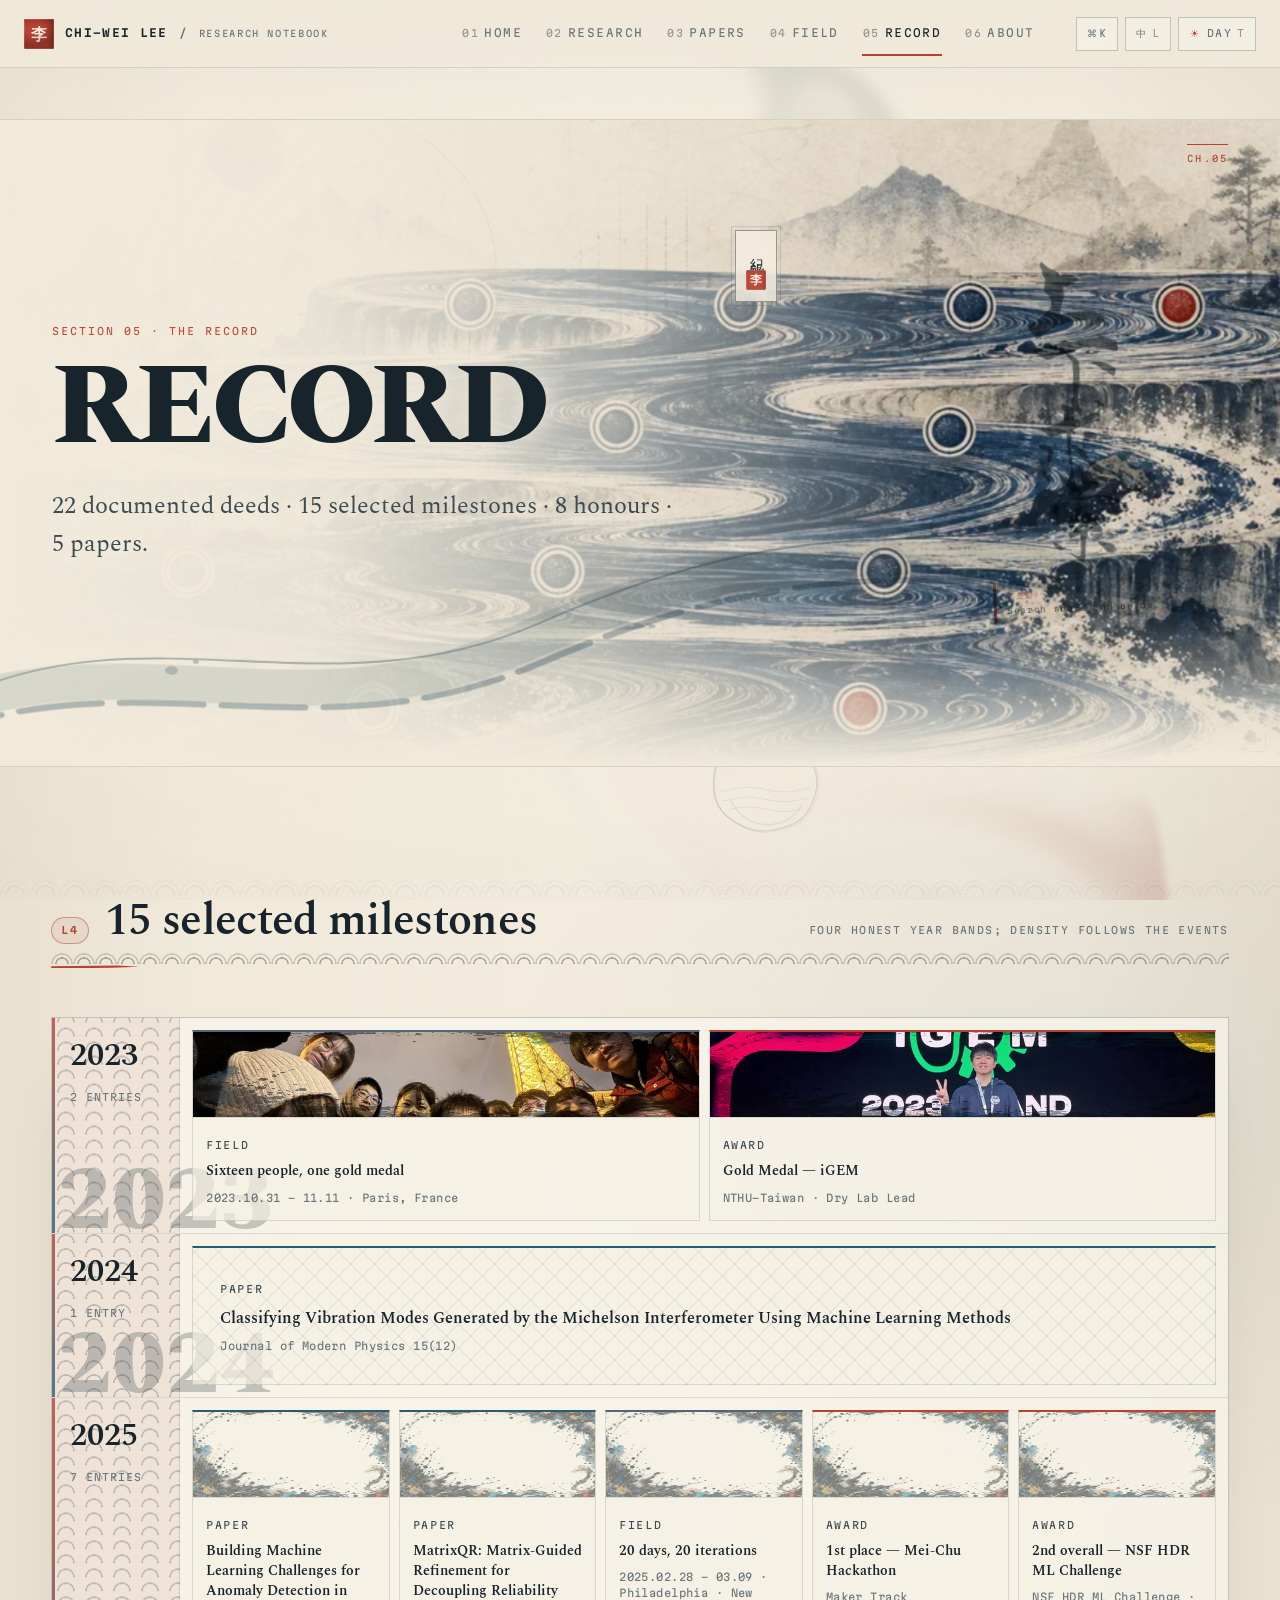
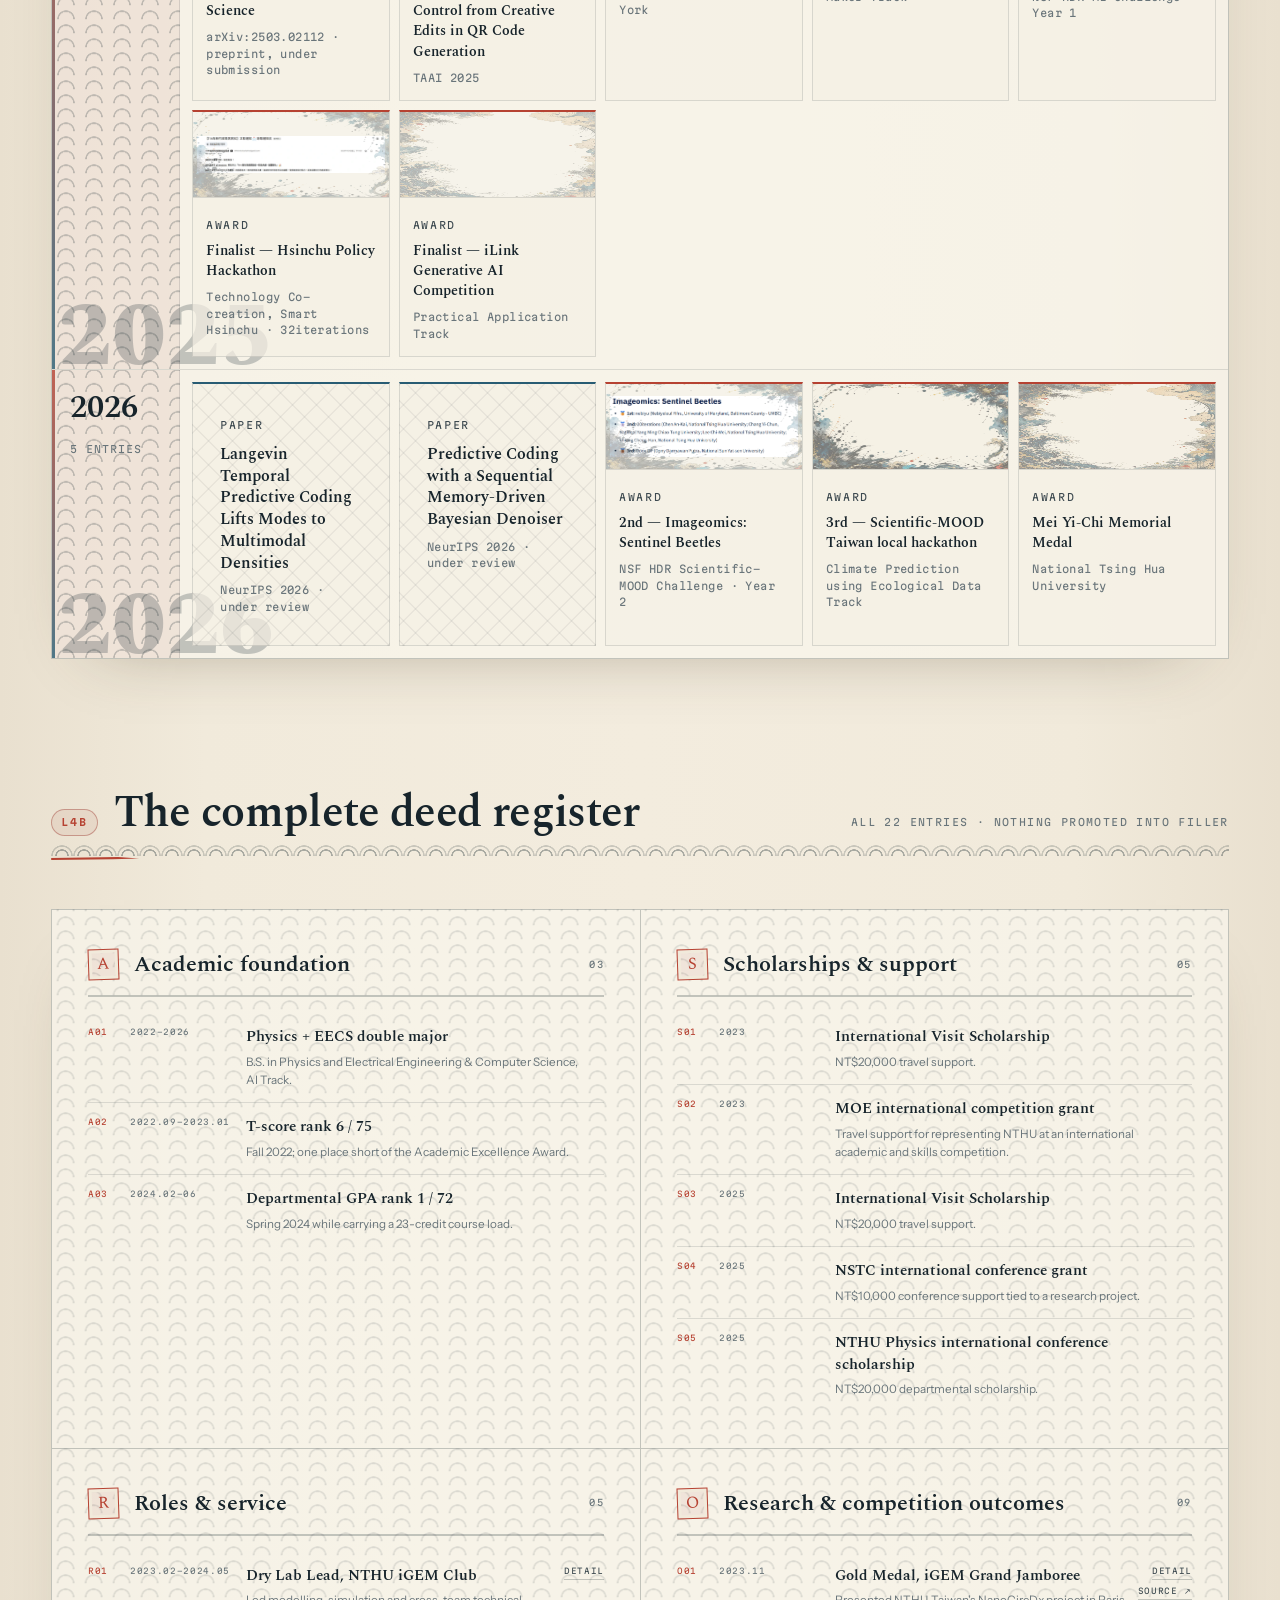
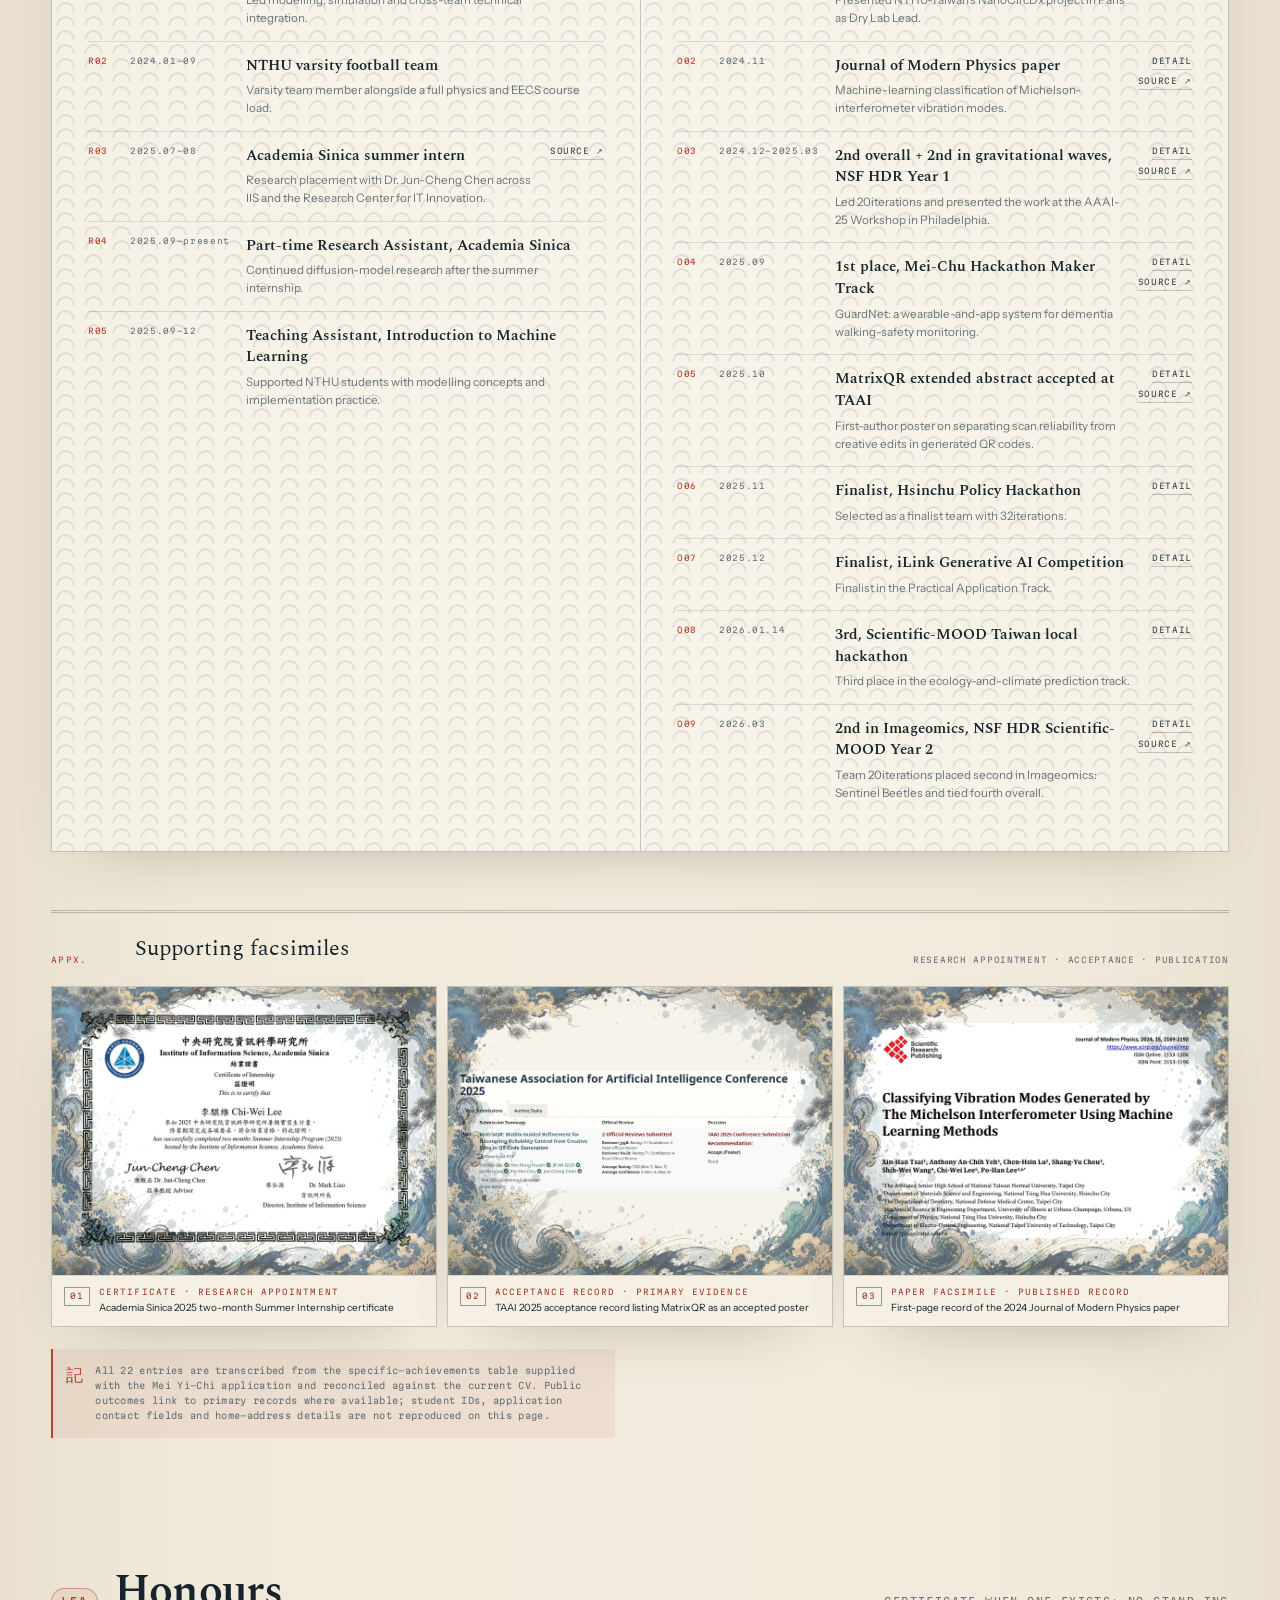
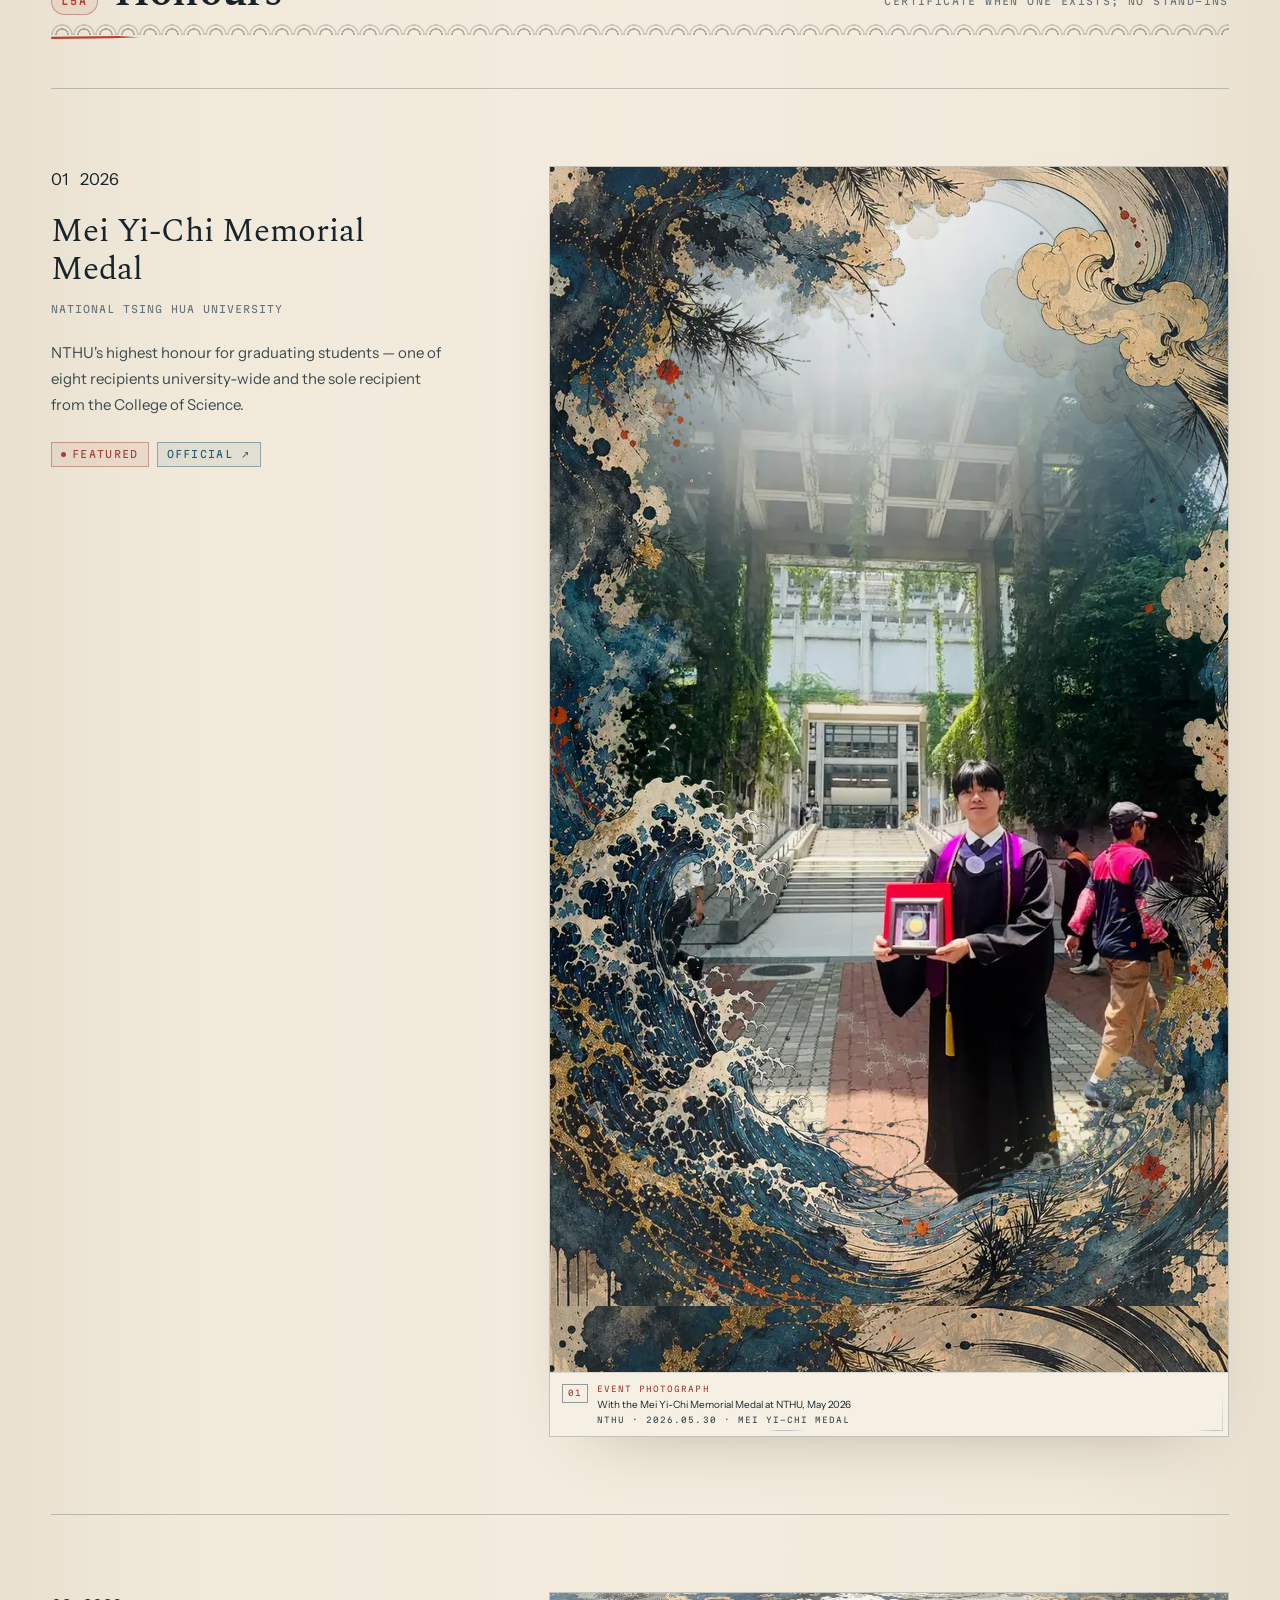
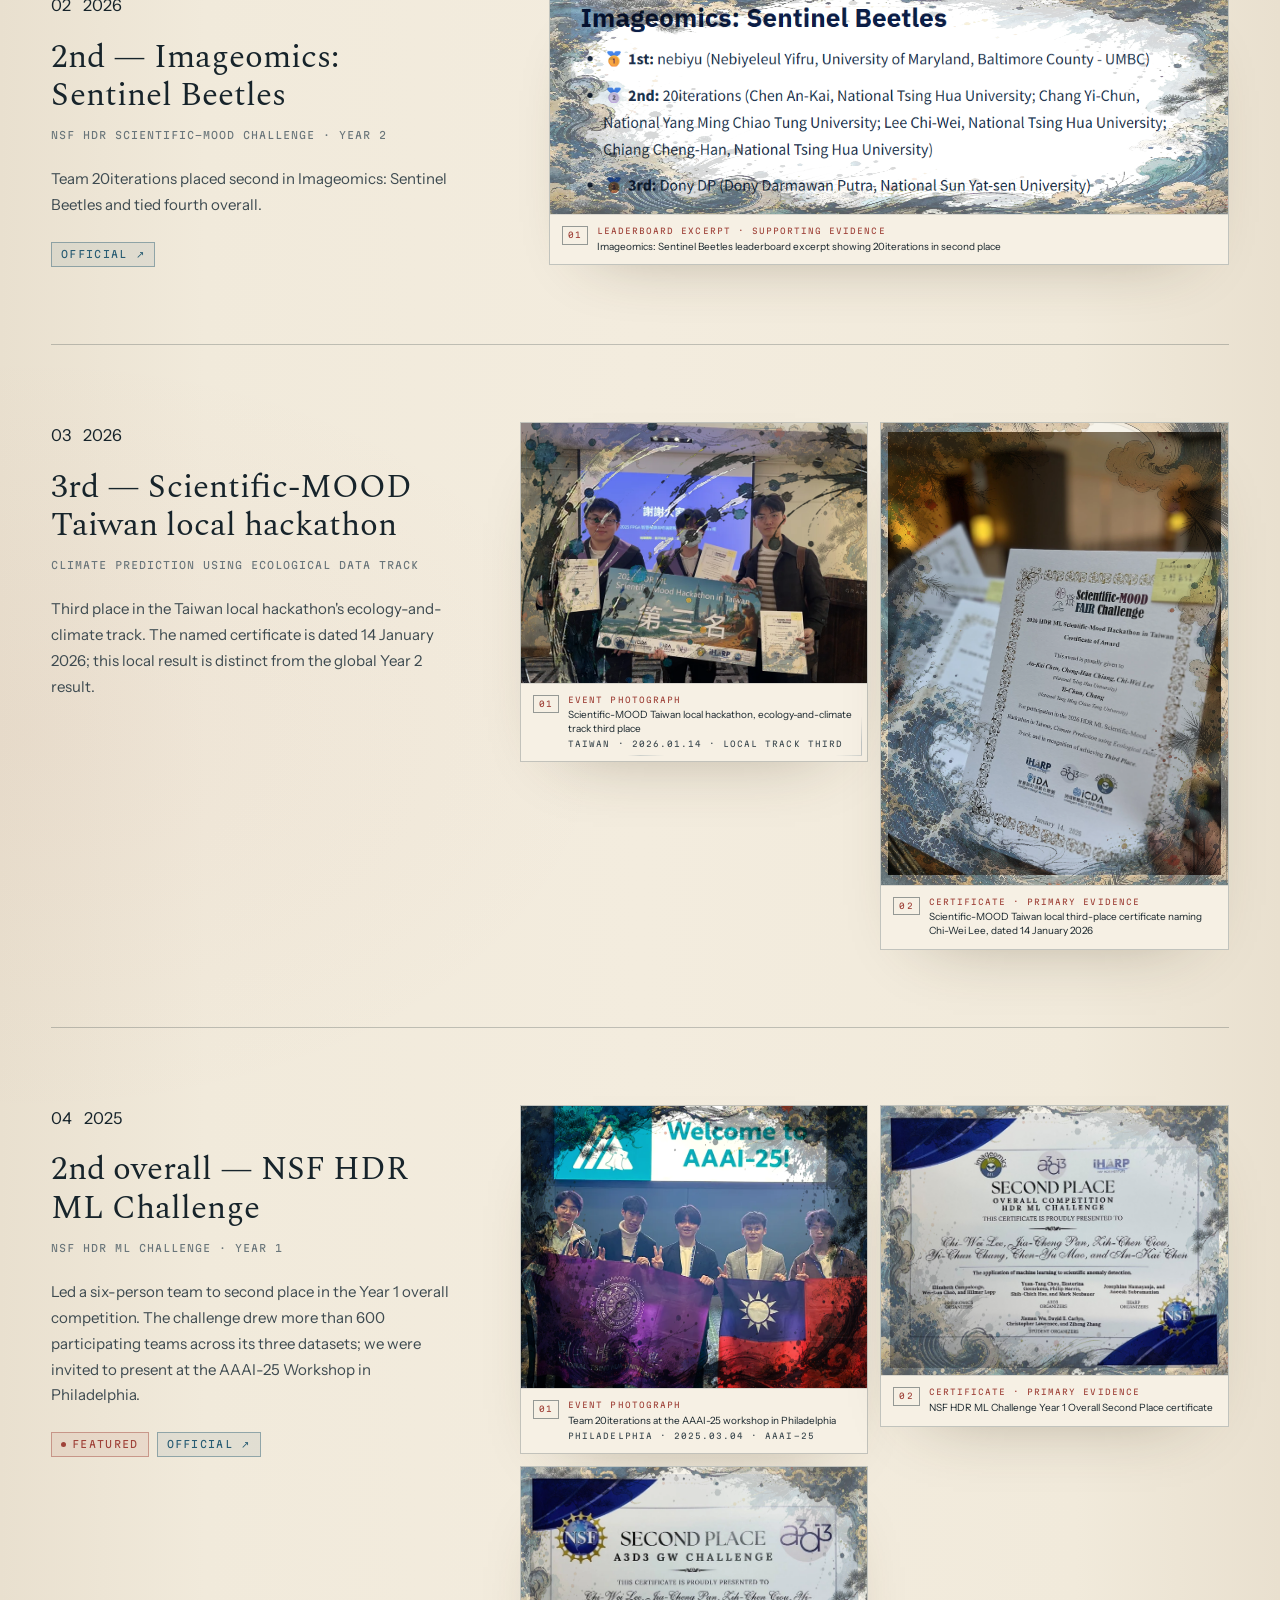
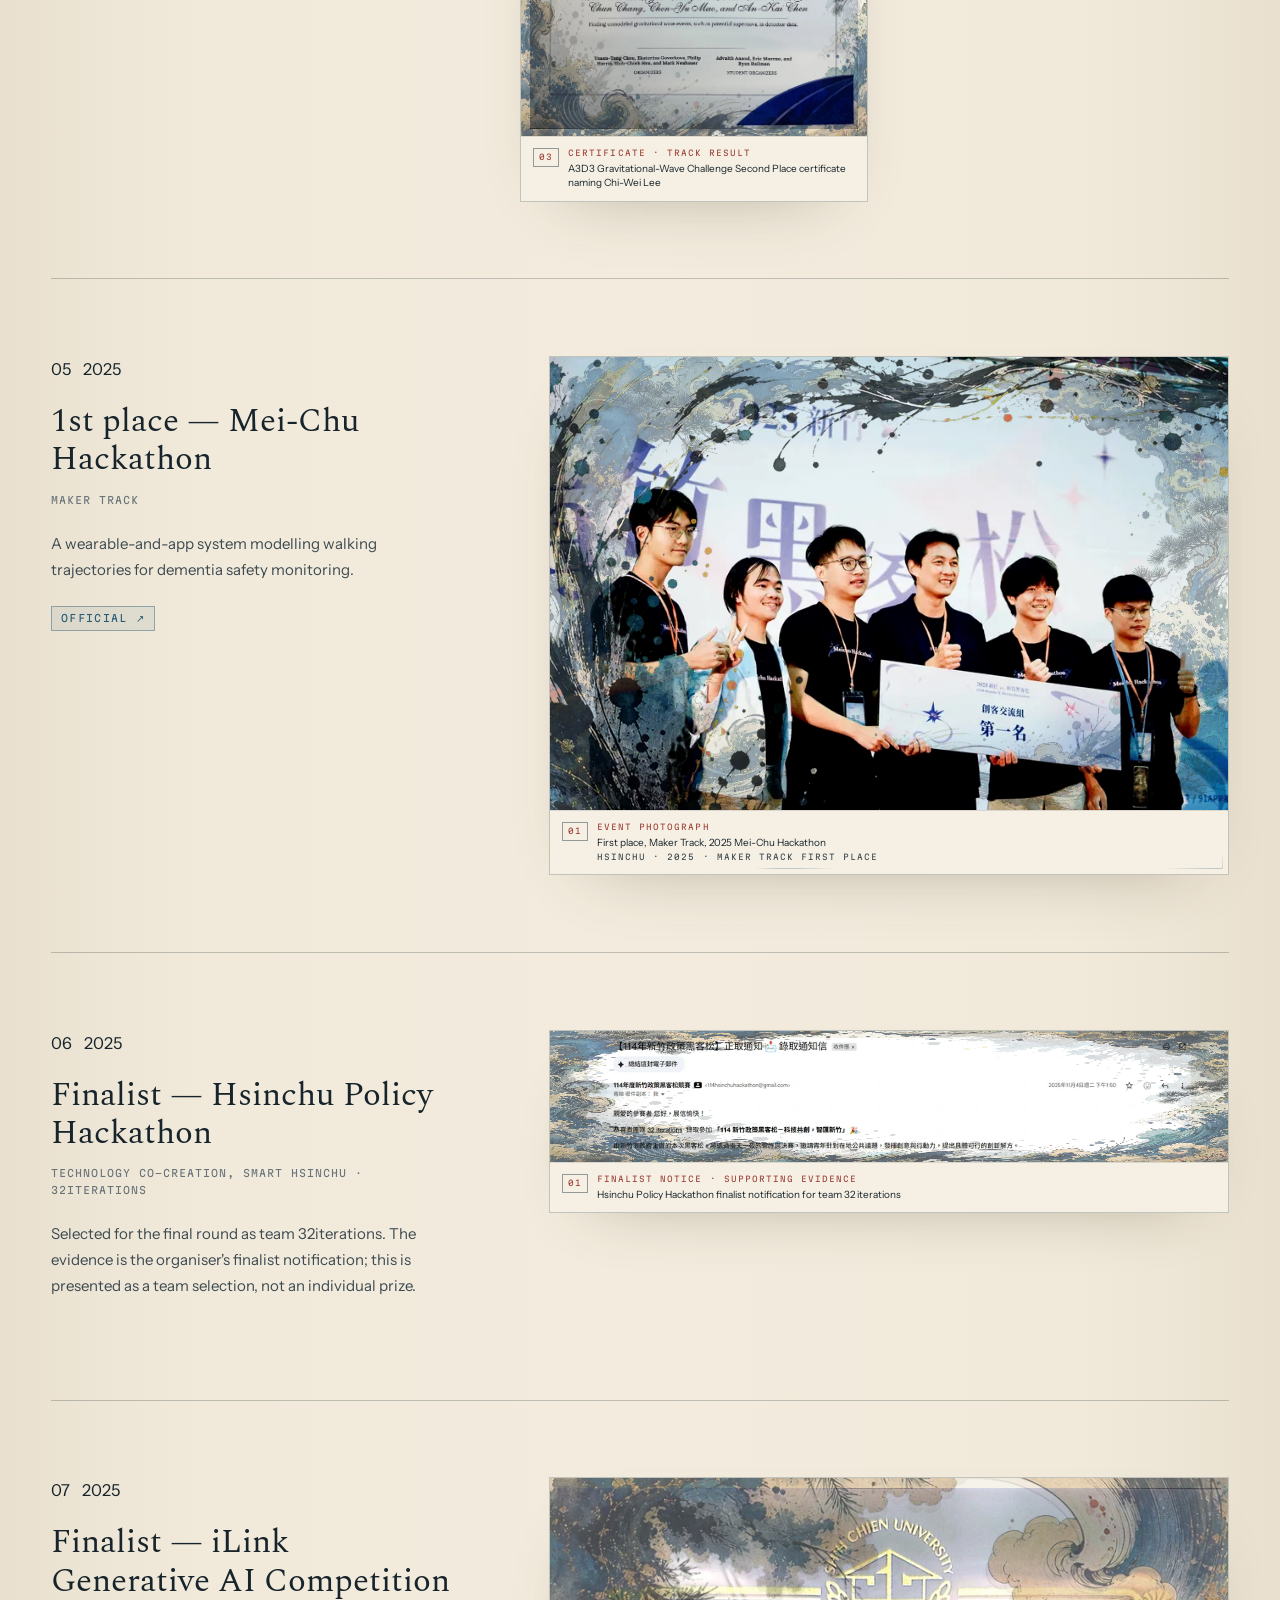
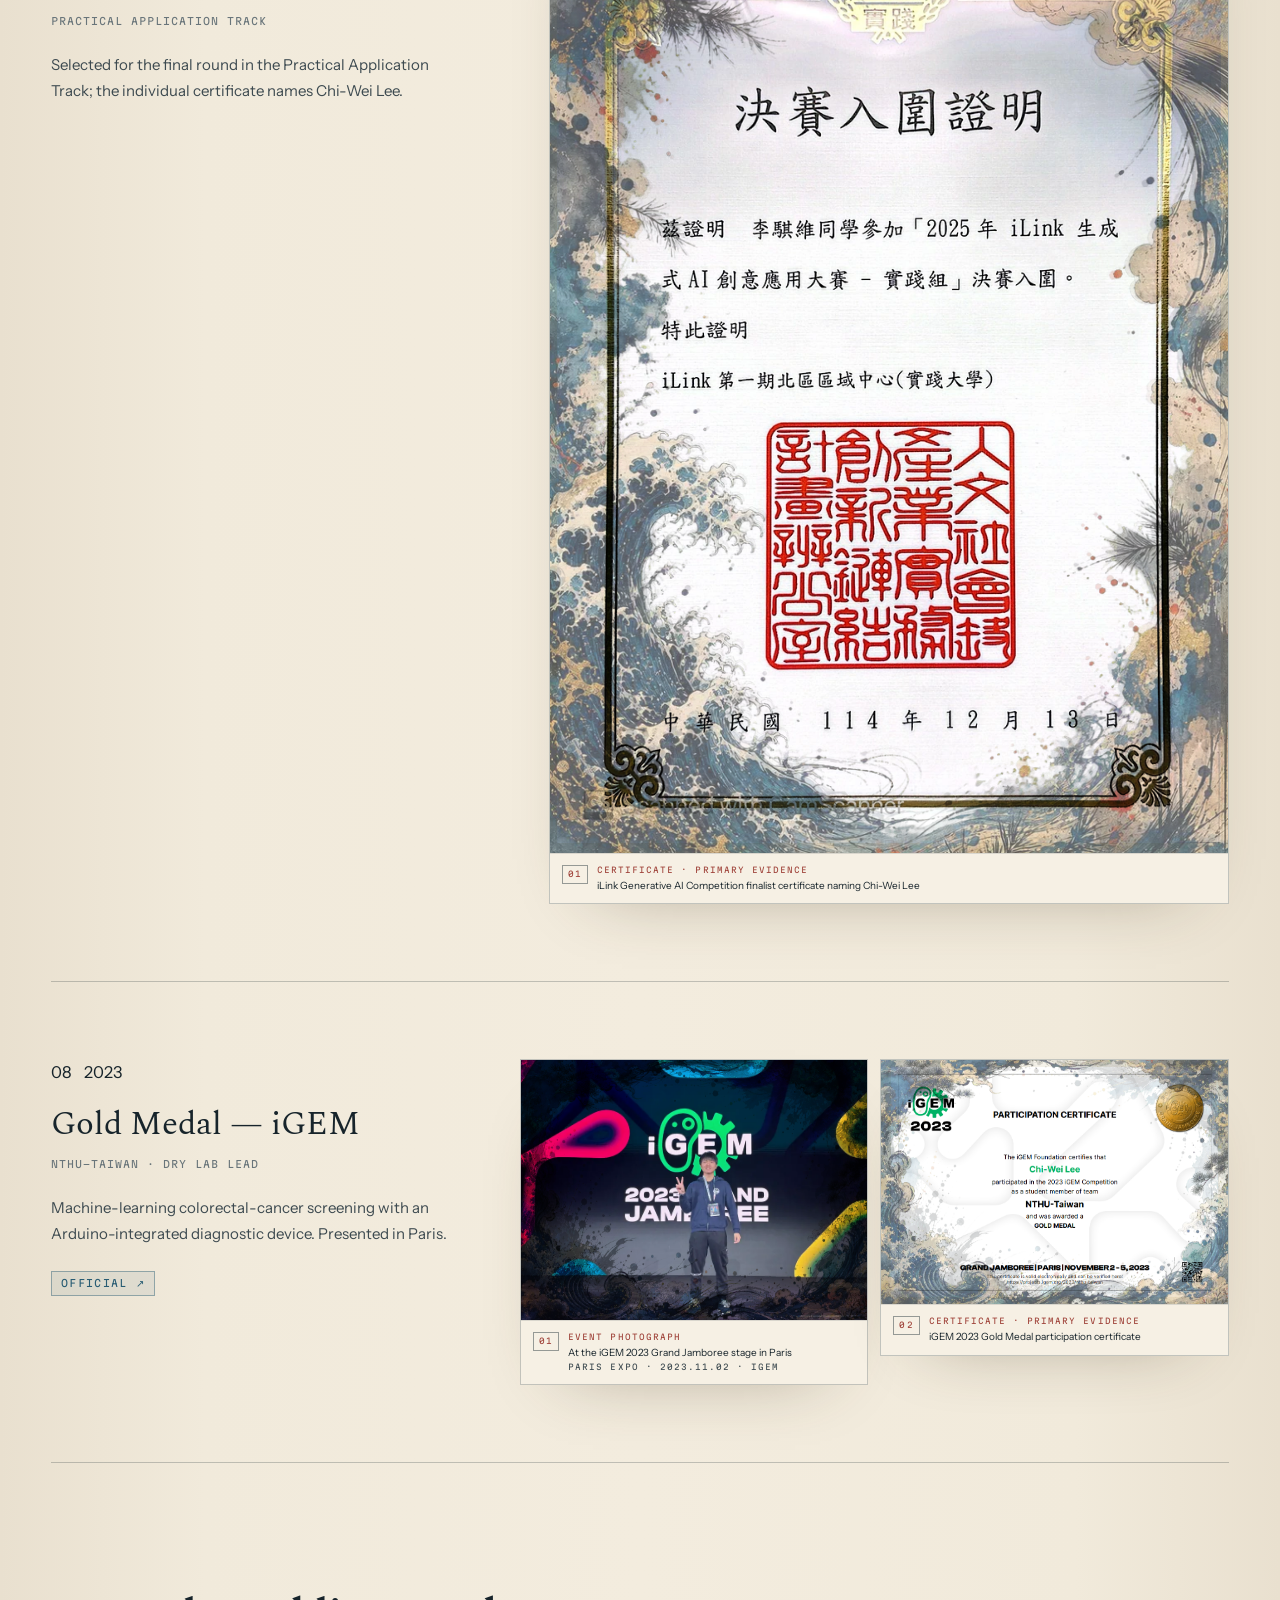
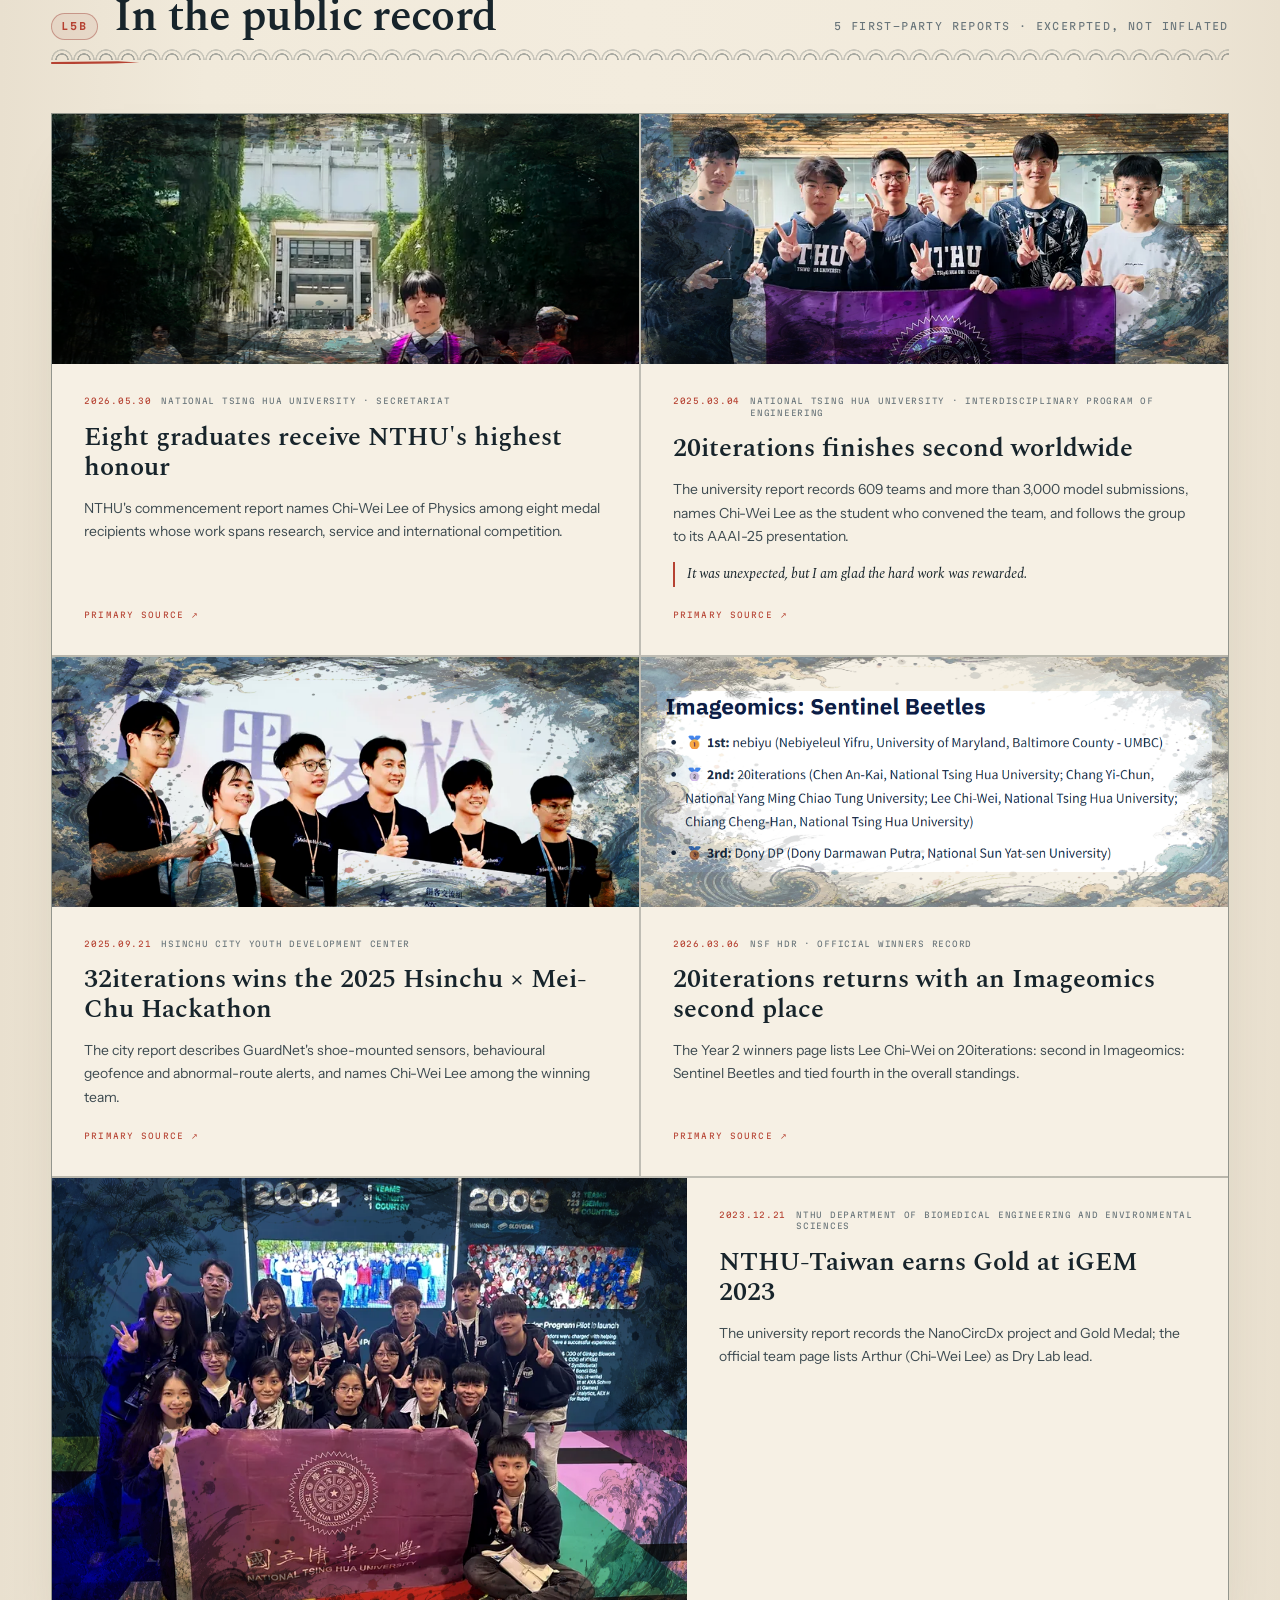
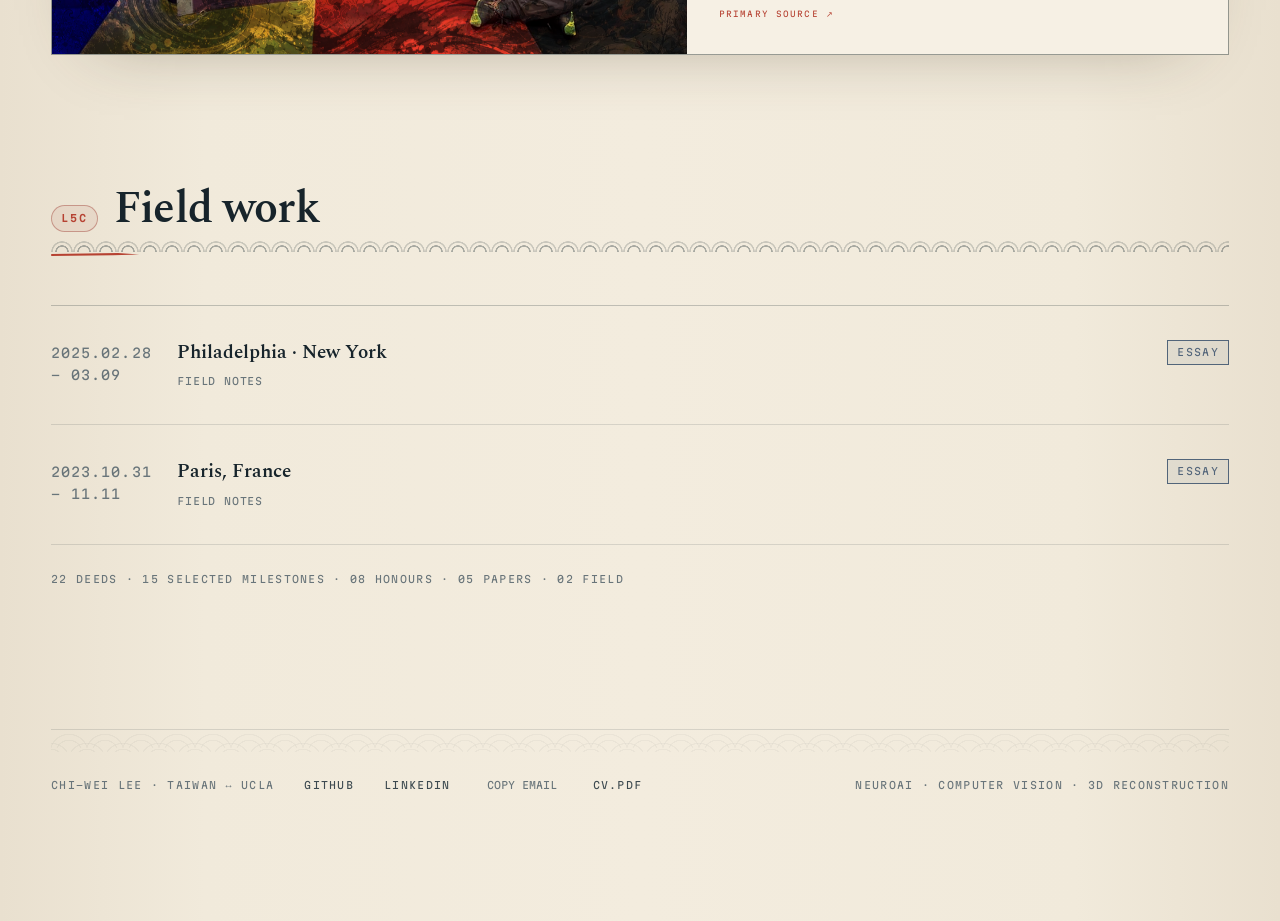
<file: record.html>
<!doctype html>
<html lang="en" data-mode="vivo" class="no-js">
<head>
<meta charset="utf-8">
<meta name="viewport" content="width=device-width, initial-scale=1, viewport-fit=cover">
<title>Record — Chi-Wei Lee</title>
<meta name="description" content="A documented register of Chi-Wei Lee&#x27;s academic work, research roles, grants, honours, papers and field milestones from 2022 to 2026.">
<meta name="theme-color" content="#05070d">
<meta name="color-scheme" content="dark light">
<link rel="icon" href="assets/favicon.svg" type="image/svg+xml">
<link rel="apple-touch-icon" href="assets/apple-touch-icon.png" sizes="180x180">
<link rel="canonical" href="https://arthur031221.github.io/record.html">
<meta property="og:type" content="website">
<meta property="og:title" content="Record — Chi-Wei Lee">
<meta property="og:description" content="A documented register of Chi-Wei Lee&#x27;s academic work, research roles, grants, honours, papers and field milestones from 2022 to 2026.">
<meta property="og:url" content="https://arthur031221.github.io/record.html">
<meta property="og:site_name" content="Chi-Wei Lee — PE//1">
<meta property="og:image" content="https://arthur031221.github.io/img/art/home-ink.webp">
<meta property="og:image:alt" content="Indigo sumi ink and woodblock contours on warm paper">
<meta property="og:image:type" content="image/webp">
<meta property="og:image:width" content="1635">
<meta property="og:image:height" content="736">
<meta name="twitter:card" content="summary_large_image">
<meta name="twitter:image" content="https://arthur031221.github.io/img/art/home-ink.webp">
<link rel="preload" href="assets/fonts/MartianMono-normal-100-800-latin.woff2" as="font" type="font/woff2" crossorigin>
<link rel="preload" href="assets/fonts/InstrumentSans-normal-400-700-latin.woff2" as="font" type="font/woff2" crossorigin>
<link rel="stylesheet" href="assets/site.css?v=4194fd05">
<script>document.documentElement.classList.remove('no-js');try{var m=localStorage.getItem('pe.mode');if(!m)m=matchMedia('(prefers-color-scheme: light)').matches?'fixed':'vivo';document.documentElement.setAttribute('data-mode',m);var l=localStorage.getItem('pe.lang');if(l)document.documentElement.setAttribute('lang',l==='zh'?'zh-Hant':'en');}catch(e){}</script>

</head>
<body>

<canvas id="substrate" aria-hidden="true"></canvas>
<canvas id="bubbles" aria-hidden="true"></canvas>
<div id="vignette" aria-hidden="true"></div>
<div id="wash" aria-hidden="true"></div>
<div id="reenc" aria-hidden="true"></div>

<a class="skip" href="#main"><span class="en">Skip to content</span><span class="zh">跳至內容</span></a>

<header class="bar">
  <a class="id" href="index.html" aria-label="Chi-Wei Lee — home">
    <span class="seal" aria-hidden="true">李</span>
    <b><span class="en">CHI-WEI LEE</span><span class="zh">李騏維</span></b>
    <span class="sep" aria-hidden="true">/</span>
    <span class="role"><span class="en">RESEARCH NOTEBOOK</span><span class="zh">研究手帖</span></span>
  </a>
  <nav aria-label="Sections" data-aria-en="Sections" data-aria-zh="網站區段"><a href="index.html"><span class="ch">01</span><span class="en">Home</span><span class="zh">首頁</span></a><a href="research.html"><span class="ch">02</span><span class="en">Research</span><span class="zh">研究</span></a><a href="publications.html"><span class="ch">03</span><span class="en">Papers</span><span class="zh">論文</span></a><a href="field.html"><span class="ch">04</span><span class="en">Field</span><span class="zh">現場</span></a><a href="record.html" aria-current="page"><span class="ch">05</span><span class="en">Record</span><span class="zh">紀錄</span></a><a href="about.html"><span class="ch">06</span><span class="en">About</span><span class="zh">關於</span></a></nav>
  <div class="ctl">
    <button type="button" data-act="console" aria-label="Open command console" data-aria-en="Open command console" data-aria-zh="開啟指令控制台" data-rf="console">
      <span class="lb">⌘K</span>
    </button>
    <button type="button" data-act="lang" aria-label="Switch language"><span class="lb">中</span><span class="k">L</span></button>
    <button type="button" data-act="mode" aria-label="Switch colour theme"><span class="mode-glyph" aria-hidden="true">◐</span><span class="lb">NIGHT</span><span class="k">T</span></button>
  </div>
  <button type="button" class="burger" data-act="drawer" aria-label="Menu" aria-controls="drawer" aria-expanded="false"><span></span><span></span><span></span></button>
</header>

<div class="shell">
  <main id="main">
<div class="chapter-stage chapter-stage--record" data-chapter="05">
<div class="masthead">
  <aside class="cartouche" aria-hidden="true"><span>紀錄</span><b>李</b></aside>
  <div class="band err"><span class="en">SECTION 05 · THE RECORD</span><span class="zh">第 05 節 · 紀錄</span></div>
  <h1 class="err"><span class="en">RECORD</span><span class="zh">紀錄</span></h1>
  <p class="lede err"><span class="en">22 documented deeds · 15 selected milestones · 8 honours · 5 papers.</span><span class="zh">22 筆具體事蹟 · 15 個精選里程碑 · 8 項獎項與入選 · 5 篇論文。</span></p>
</div>
<figure class="artwork chapter-art" data-art="record"><img src="img/art/record.webp" srcset="img/art/record-400.webp 400w, img/art/record-800.webp 800w, img/art/record-1200.webp 1200w, img/art/record.webp 1844w" sizes="(max-width:720px) 100vw, 1120px" width="1844" height="692" fetchpriority="high" alt="A four-terrace indigo river carrying a dense record" data-alt-en="A four-terrace indigo river carrying a dense record" data-alt-zh="承載完整紀錄的四段靛藍河階" loading="eager" decoding="async" class="art-img"><span class="art-registration" aria-hidden="true"></span></figure>
<span class="chapter-tide" aria-hidden="true">
  <svg viewBox="0 0 1000 420" preserveAspectRatio="none" focusable="false">
    <path class="brush-stroke brush-stroke--body" pathLength="1" d="M-70 346 C92 236 232 370 402 258 S710 112 1070 226"/>
    <path class="brush-stroke brush-stroke--dry" pathLength="1" d="M-58 363 C112 268 246 390 421 278 S731 146 1052 244"/>
    <path class="brush-stroke brush-stroke--hair" pathLength="1" d="M-35 318 C116 212 256 338 420 232 S724 88 1028 204"/>
    <g class="brush-flecks">
      <circle cx="134" cy="286" r="5"/><circle cx="153" cy="276" r="2.4"/>
      <circle cx="684" cy="151" r="4"/><circle cx="703" cy="140" r="2"/>
      <circle cx="870" cy="188" r="3.4"/><circle cx="888" cy="184" r="1.7"/>
    </g>
  </svg>
</span>
<blockquote class="chapter-calligraphy" lang="zh-Hant" aria-label="上下求索 — 《楚辭》. Search above and below." data-aria-en="上下求索 — 《楚辭》. Search above and below." data-aria-zh="上下求索——《楚辭》。向上向下，始終求索。"><span class="calligraphy-mark" aria-hidden="true"><span>上</span><span>下</span><span>求</span><span>索</span></span><footer><cite>《楚辭》</cite><span class="calligraphy-gloss"><span class="en">Search above and below.</span><span class="zh">向上向下，始終求索。</span></span></footer></blockquote>
</div>
<section class="sec" id="chronology" data-rail="CHRONOLOGY" data-cmd="1" data-cmd-en="15 selected milestones" data-cmd-zh="15 個精選里程碑"><div class="sec-h err"><span class="lay">L4</span><h2><span class="en">15 selected milestones</span><span class="zh">15 個精選里程碑</span></h2><span class="note"><span class="en">Four honest year bands; density follows the events</span><span class="zh">四個真實年份；事件多寡決定密度</span></span></div><ol class="chronology err"><li class="chron-year" data-year="2023" data-count="2">
  <header class="chron-year-head">
    <h3 class="chron-year-title">2023</h3>
    <span class="chron-count"><span class="en">2 entries</span><span class="zh">2 筆</span></span>
  </header>
  <ol class="chron-events"><li>
  <a class="chron-event chron-event--field chron-event--visual" href="field-igem.html" data-kind="field" data-event="igem-2023">
    <span class="chron-thumb" data-treatment="hanga" data-format="wide"><img src="img/moments/igem-eiffel-team.webp" srcset="img/moments/igem-eiffel-team-400.webp 400w, img/moments/igem-eiffel-team-800.webp 800w, img/moments/igem-eiffel-team-1200.webp 1200w, img/moments/igem-eiffel-team.webp 1479w" sizes="(max-width:760px) calc(100vw - 64px), (max-width:1100px) 40vw, 36vw" width="1479" height="1109" style="object-position:50% 48%" alt="NTHU-Taiwan beneath the Eiffel Tower during iGEM 2023" data-alt-en="NTHU-Taiwan beneath the Eiffel Tower during iGEM 2023" data-alt-zh="iGEM 2023 行程中，NTHU-Taiwan 團隊在艾菲爾鐵塔下" loading="lazy" decoding="async" class=""><span class="chron-ink" aria-hidden="true"></span></span>
    <span class="chron-copy">
    <span class="chron-kind"><span class="en">Field</span><span class="zh">現場</span></span>
    <h4 class="chron-title"><span class="en">Sixteen people, one gold medal</span><span class="zh">十六個人，一面金牌</span></h4>
    <p class="chron-detail"><span class="en">2023.10.31 – 11.11 · Paris, France</span><span class="zh">2023.10.31 – 11.11 · Paris, France</span></p>
    </span>
  </a>
</li><li>
  <a class="chron-event chron-event--award chron-event--visual" href="#igem-2023" data-kind="award" data-event="igem-2023">
    <span class="chron-thumb" data-treatment="natural" data-format="wide"><img src="img/moments/igem-stage.webp" srcset="img/moments/igem-stage-400.webp 400w, img/moments/igem-stage-800.webp 800w, img/moments/igem-stage-1200.webp 1200w, img/moments/igem-stage.webp 1600w" sizes="(max-width:760px) calc(100vw - 64px), (max-width:1100px) 40vw, 36vw" width="1600" height="1200" style="object-position:50% 42%" alt="At the iGEM 2023 Grand Jamboree stage in Paris" data-alt-en="At the iGEM 2023 Grand Jamboree stage in Paris" data-alt-zh="於巴黎 iGEM 2023 Grand Jamboree 舞台" loading="lazy" decoding="async" class=""><span class="chron-ink" aria-hidden="true"></span></span>
    <span class="chron-copy">
    <span class="chron-kind"><span class="en">Award</span><span class="zh">獎項</span></span>
    <h4 class="chron-title"><span class="en">Gold Medal — iGEM</span><span class="zh">金牌 — iGEM</span></h4>
    <p class="chron-detail"><span class="en">NTHU-Taiwan · Dry Lab Lead</span><span class="zh">NTHU-Taiwan · Dry Lab 組長</span></p>
    </span>
  </a>
</li></ol>
</li><li class="chron-year" data-year="2024" data-count="1">
  <header class="chron-year-head">
    <h3 class="chron-year-title">2024</h3>
    <span class="chron-count"><span class="en">1 entry</span><span class="zh">1 筆</span></span>
  </header>
  <ol class="chron-events"><li>
  <a class="chron-event chron-event--paper" href="publications.html" data-kind="paper" data-event="">
    <span class="chron-copy">
    <span class="chron-kind"><span class="en">Paper</span><span class="zh">論文</span></span>
    <h4 class="chron-title"><span class="en" lang="en">Classifying Vibration Modes Generated by the Michelson Interferometer Using Machine Learning Methods</span><span class="zh" lang="en">Classifying Vibration Modes Generated by the Michelson Interferometer Using Machine Learning Methods</span></h4>
    <p class="chron-detail"><span class="en" lang="en">Journal of Modern Physics 15(12)</span><span class="zh" lang="en">Journal of Modern Physics 15(12)</span></p>
    </span>
  </a>
</li></ol>
</li><li class="chron-year" data-year="2025" data-count="7">
  <header class="chron-year-head">
    <h3 class="chron-year-title">2025</h3>
    <span class="chron-count"><span class="en">7 entries</span><span class="zh">7 筆</span></span>
  </header>
  <ol class="chron-events"><li>
  <a class="chron-event chron-event--paper chron-event--visual" href="publications.html" data-kind="paper" data-event="">
    <span class="chron-thumb" data-treatment="hanga" data-format="wide"><img src="img/moments/nsf-talk.webp" srcset="img/moments/nsf-talk-400.webp 400w, img/moments/nsf-talk-800.webp 800w, img/moments/nsf-talk.webp 1024w" sizes="(max-width:760px) calc(100vw - 64px), (max-width:1100px) 40vw, 36vw" width="1024" height="740" style="object-position:58% 43%" alt="Presenting the NSF HDR challenge work at AAAI-25" data-alt-en="Presenting the NSF HDR challenge work at AAAI-25" data-alt-zh="於 AAAI-25 發表 NSF HDR 挑戰成果" loading="lazy" decoding="async" class=""><span class="chron-ink" aria-hidden="true"></span></span>
    <span class="chron-copy">
    <span class="chron-kind"><span class="en">Paper</span><span class="zh">論文</span></span>
    <h4 class="chron-title"><span class="en" lang="en">Building Machine Learning Challenges for Anomaly Detection in Science</span><span class="zh" lang="en">Building Machine Learning Challenges for Anomaly Detection in Science</span></h4>
    <p class="chron-detail"><span class="en" lang="en">arXiv:2503.02112 · preprint, under submission</span><span class="zh" lang="en">arXiv:2503.02112 · preprint, under submission</span></p>
    </span>
  </a>
</li><li>
  <a class="chron-event chron-event--paper chron-event--visual" href="publications.html" data-kind="paper" data-event="">
    <span class="chron-thumb" data-treatment="natural" data-format="wide"><img src="img/moments/academia-sinica.webp" srcset="img/moments/academia-sinica-400.webp 400w, img/moments/academia-sinica-800.webp 800w, img/moments/academia-sinica-1200.webp 1200w, img/moments/academia-sinica.webp 1600w" sizes="(max-width:760px) calc(100vw - 64px), (max-width:1100px) 40vw, 36vw" width="1600" height="1067" style="object-position:50% 49%" alt="The 2025 summer research cohort at Academia Sinica IIS" data-alt-en="The 2025 summer research cohort at Academia Sinica IIS" data-alt-zh="中研院資訊所 2025 暑期研究實習合影" loading="lazy" decoding="async" class=""><span class="chron-ink" aria-hidden="true"></span></span>
    <span class="chron-copy">
    <span class="chron-kind"><span class="en">Paper</span><span class="zh">論文</span></span>
    <h4 class="chron-title"><span class="en" lang="en">MatrixQR: Matrix-Guided Refinement for Decoupling Reliability Control from Creative Edits in QR Code Generation</span><span class="zh" lang="en">MatrixQR: Matrix-Guided Refinement for Decoupling Reliability Control from Creative Edits in QR Code Generation</span></h4>
    <p class="chron-detail"><span class="en" lang="en">TAAI 2025</span><span class="zh" lang="en">TAAI 2025</span></p>
    </span>
  </a>
</li><li>
  <a class="chron-event chron-event--field chron-event--visual" href="field-nsf.html" data-kind="field" data-event="nsf-y1-2025">
    <span class="chron-thumb" data-treatment="hanga" data-format="wide"><img src="img/moments/nsf-team.webp" srcset="img/moments/nsf-team-400.webp 400w, img/moments/nsf-team-800.webp 800w, img/moments/nsf-team-1200.webp 1200w, img/moments/nsf-team.webp 1600w" sizes="(max-width:760px) calc(100vw - 64px), (max-width:1100px) 40vw, 36vw" width="1600" height="1117" style="object-position:50% 47%" alt="The six members of team 20iterations before Philadelphia" data-alt-en="The six members of team 20iterations before Philadelphia" data-alt-zh="前往費城前的 20iterations 六人團隊" loading="lazy" decoding="async" class=""><span class="chron-ink" aria-hidden="true"></span></span>
    <span class="chron-copy">
    <span class="chron-kind"><span class="en">Field</span><span class="zh">現場</span></span>
    <h4 class="chron-title"><span class="en">20 days, 20 iterations</span><span class="zh">20 天，20 次迭代</span></h4>
    <p class="chron-detail"><span class="en">2025.02.28 – 03.09 · Philadelphia · New York</span><span class="zh">2025.02.28 – 03.09 · Philadelphia · New York</span></p>
    </span>
  </a>
</li><li>
  <a class="chron-event chron-event--award chron-event--visual" href="#meichu-2025" data-kind="award" data-event="meichu-2025">
    <span class="chron-thumb" data-treatment="hanga" data-format="wide"><img src="img/moments/meichu-first.webp" srcset="img/moments/meichu-first-400.webp 400w, img/moments/meichu-first-800.webp 800w, img/moments/meichu-first-1200.webp 1200w, img/moments/meichu-first.webp 1600w" sizes="(max-width:760px) calc(100vw - 64px), (max-width:1100px) 40vw, 36vw" width="1600" height="1068" style="object-position:51% 49%" alt="First place, Maker Track, 2025 Mei-Chu Hackathon" data-alt-en="First place, Maker Track, 2025 Mei-Chu Hackathon" data-alt-zh="2025 梅竹黑客松創客交流組第一名" loading="lazy" decoding="async" class=""><span class="chron-ink" aria-hidden="true"></span></span>
    <span class="chron-copy">
    <span class="chron-kind"><span class="en">Award</span><span class="zh">獎項</span></span>
    <h4 class="chron-title"><span class="en">1st place — Mei-Chu Hackathon</span><span class="zh">第一名 — 梅竹黑客松</span></h4>
    <p class="chron-detail"><span class="en">Maker Track</span><span class="zh">創客交流組</span></p>
    </span>
  </a>
</li><li>
  <a class="chron-event chron-event--award chron-event--visual" href="#nsf-y1-2025" data-kind="award" data-event="nsf-y1-2025">
    <span class="chron-thumb" data-treatment="natural" data-format="standard"><img src="img/moments/nsf-aaai-welcome.webp" srcset="img/moments/nsf-aaai-welcome-400.webp 400w, img/moments/nsf-aaai-welcome-800.webp 800w, img/moments/nsf-aaai-welcome-1200.webp 1200w, img/moments/nsf-aaai-welcome.webp 1600w" sizes="(max-width:760px) calc(100vw - 64px), (max-width:1100px) 40vw, 36vw" width="1600" height="1306" style="object-position:50% 45%" alt="Team 20iterations at the AAAI-25 workshop in Philadelphia" data-alt-en="Team 20iterations at the AAAI-25 workshop in Philadelphia" data-alt-zh="20iterations 團隊於費城 AAAI-25 workshop" loading="lazy" decoding="async" class=""><span class="chron-ink" aria-hidden="true"></span></span>
    <span class="chron-copy">
    <span class="chron-kind"><span class="en">Award</span><span class="zh">獎項</span></span>
    <h4 class="chron-title"><span class="en">2nd overall — NSF HDR ML Challenge</span><span class="zh">總排名第二 — NSF HDR ML Challenge</span></h4>
    <p class="chron-detail"><span class="en">NSF HDR ML Challenge · Year 1</span><span class="zh">NSF HDR ML Challenge · 首屆</span></p>
    </span>
  </a>
</li><li>
  <a class="chron-event chron-event--award chron-event--visual" href="#hsinchu-policy-2025" data-kind="award" data-event="hsinchu-policy-2025">
    <span class="chron-thumb" data-treatment="certificate" data-format="wide"><img src="img/evidence/hsinchu-policy-finalist.webp" srcset="img/evidence/hsinchu-policy-finalist-400.webp 400w, img/evidence/hsinchu-policy-finalist-800.webp 800w, img/evidence/hsinchu-policy-finalist.webp 1718w" sizes="(max-width:760px) calc(100vw - 64px), (max-width:1100px) 40vw, 36vw" width="1718" height="332" style="object-position:50% 50%" alt="Hsinchu Policy Hackathon finalist notification for team 32 iterations" data-alt-en="Hsinchu Policy Hackathon finalist notification for team 32 iterations" data-alt-zh="新竹政策黑客松 32 iterations 團隊決賽入圍通知" loading="lazy" decoding="async" class=""><span class="chron-ink" aria-hidden="true"></span></span>
    <span class="chron-copy">
    <span class="chron-kind"><span class="en">Award</span><span class="zh">獎項</span></span>
    <h4 class="chron-title"><span class="en">Finalist — Hsinchu Policy Hackathon</span><span class="zh">決賽入圍 — 新竹政策黑客松</span></h4>
    <p class="chron-detail"><span class="en">Technology Co-creation, Smart Hsinchu · 32iterations</span><span class="zh">科技共創，智匯新竹 · 32iterations</span></p>
    </span>
  </a>
</li><li>
  <a class="chron-event chron-event--award chron-event--visual" href="#ilink-2025" data-kind="award" data-event="ilink-2025">
    <span class="chron-thumb" data-treatment="certificate" data-format="portrait"><img src="img/evidence/ilink-finalist-certificate.webp" srcset="img/evidence/ilink-finalist-certificate-400.webp 400w, img/evidence/ilink-finalist-certificate-800.webp 800w, img/evidence/ilink-finalist-certificate.webp 1528w" sizes="(max-width:760px) calc(100vw - 64px), (max-width:1100px) 40vw, 36vw" width="1528" height="2196" style="object-position:50% 50%" alt="iLink Generative AI Competition finalist certificate naming Chi-Wei Lee" data-alt-en="iLink Generative AI Competition finalist certificate naming Chi-Wei Lee" data-alt-zh="iLink 生成式 AI 創意應用大賽決賽入圍具名證書" loading="lazy" decoding="async" class=""><span class="chron-ink" aria-hidden="true"></span></span>
    <span class="chron-copy">
    <span class="chron-kind"><span class="en">Award</span><span class="zh">獎項</span></span>
    <h4 class="chron-title"><span class="en">Finalist — iLink Generative AI Competition</span><span class="zh">決賽入圍 — iLink 生成式 AI 創意應用大賽</span></h4>
    <p class="chron-detail"><span class="en">Practical Application Track</span><span class="zh">實踐組</span></p>
    </span>
  </a>
</li></ol>
</li><li class="chron-year" data-year="2026" data-count="5">
  <header class="chron-year-head">
    <h3 class="chron-year-title">2026</h3>
    <span class="chron-count"><span class="en">5 entries</span><span class="zh">5 筆</span></span>
  </header>
  <ol class="chron-events"><li>
  <a class="chron-event chron-event--paper" href="publications.html" data-kind="paper" data-event="">
    <span class="chron-copy">
    <span class="chron-kind"><span class="en">Paper</span><span class="zh">論文</span></span>
    <h4 class="chron-title"><span class="en" lang="en">Langevin Temporal Predictive Coding Lifts Modes to Multimodal Densities</span><span class="zh" lang="en">Langevin Temporal Predictive Coding Lifts Modes to Multimodal Densities</span></h4>
    <p class="chron-detail"><span class="en" lang="en">NeurIPS 2026 · under review</span><span class="zh" lang="en">NeurIPS 2026 · under review</span></p>
    </span>
  </a>
</li><li>
  <a class="chron-event chron-event--paper" href="publications.html" data-kind="paper" data-event="">
    <span class="chron-copy">
    <span class="chron-kind"><span class="en">Paper</span><span class="zh">論文</span></span>
    <h4 class="chron-title"><span class="en" lang="en">Predictive Coding with a Sequential Memory-Driven Bayesian Denoiser</span><span class="zh" lang="en">Predictive Coding with a Sequential Memory-Driven Bayesian Denoiser</span></h4>
    <p class="chron-detail"><span class="en" lang="en">NeurIPS 2026 · under review</span><span class="zh" lang="en">NeurIPS 2026 · under review</span></p>
    </span>
  </a>
</li><li>
  <a class="chron-event chron-event--award chron-event--visual" href="#nsf-y2-2026" data-kind="award" data-event="nsf-y2-2026">
    <span class="chron-thumb" data-treatment="certificate" data-format="wide"><img src="img/evidence/nsf-y2-imageomics-leaderboard.webp" width="851" height="277" style="object-position:50% 50%" alt="Imageomics: Sentinel Beetles leaderboard excerpt showing 20iterations in second place" data-alt-en="Imageomics: Sentinel Beetles leaderboard excerpt showing 20iterations in second place" data-alt-zh="Imageomics：哨兵甲蟲榜單節錄，20iterations 位列第二" loading="lazy" decoding="async" class=""><span class="chron-ink" aria-hidden="true"></span></span>
    <span class="chron-copy">
    <span class="chron-kind"><span class="en">Award</span><span class="zh">獎項</span></span>
    <h4 class="chron-title"><span class="en">2nd — Imageomics: Sentinel Beetles</span><span class="zh">第二名 — Imageomics：哨兵甲蟲</span></h4>
    <p class="chron-detail"><span class="en">NSF HDR Scientific-MOOD Challenge · Year 2</span><span class="zh">NSF HDR Scientific-MOOD Challenge · 第二屆</span></p>
    </span>
  </a>
</li><li>
  <a class="chron-event chron-event--award chron-event--visual" href="#nsf-y2-local-2026" data-kind="award" data-event="nsf-y2-local-2026">
    <span class="chron-thumb" data-treatment="hanga" data-format="wide"><img src="img/moments/scientific-mood-local-third.webp" srcset="img/moments/scientific-mood-local-third-400.webp 400w, img/moments/scientific-mood-local-third-800.webp 800w, img/moments/scientific-mood-local-third-1200.webp 1200w, img/moments/scientific-mood-local-third.webp 1600w" sizes="(max-width:760px) calc(100vw - 64px), (max-width:1100px) 40vw, 36vw" width="1600" height="1200" style="object-position:50% 48%" alt="Scientific-MOOD Taiwan local hackathon, ecology-and-climate track third place" data-alt-en="Scientific-MOOD Taiwan local hackathon, ecology-and-climate track third place" data-alt-zh="Scientific-MOOD 臺灣區黑客松生態氣候項目第三名" loading="lazy" decoding="async" class=""><span class="chron-ink" aria-hidden="true"></span></span>
    <span class="chron-copy">
    <span class="chron-kind"><span class="en">Award</span><span class="zh">獎項</span></span>
    <h4 class="chron-title"><span class="en">3rd — Scientific-MOOD Taiwan local hackathon</span><span class="zh">第三名 — Scientific-MOOD 臺灣區黑客松</span></h4>
    <p class="chron-detail"><span class="en">Climate Prediction using Ecological Data Track</span><span class="zh">生態資料氣候預測項目</span></p>
    </span>
  </a>
</li><li>
  <a class="chron-event chron-event--award chron-event--visual" href="#meiyichi-2026" data-kind="award" data-event="meiyichi-2026">
    <span class="chron-thumb" data-treatment="hanga" data-format="portrait"><img src="img/moments/meiyichi-medal.webp" srcset="img/moments/meiyichi-medal-400.webp 400w, img/moments/meiyichi-medal-800.webp 800w, img/moments/meiyichi-medal.webp 900w" sizes="(max-width:760px) calc(100vw - 64px), (max-width:1100px) 40vw, 36vw" width="900" height="1600" style="object-position:52% 45%" alt="With the Mei Yi-Chi Memorial Medal at NTHU, May 2026" data-alt-en="With the Mei Yi-Chi Memorial Medal at NTHU, May 2026" data-alt-zh="於清華大學手持梅貽琦紀念獎章，2026 年 5 月" loading="lazy" decoding="async" class=""><span class="chron-ink" aria-hidden="true"></span></span>
    <span class="chron-copy">
    <span class="chron-kind"><span class="en">Award</span><span class="zh">獎項</span></span>
    <h4 class="chron-title"><span class="en">Mei Yi-Chi Memorial Medal</span><span class="zh">梅貽琦紀念獎章</span></h4>
    <p class="chron-detail"><span class="en">National Tsing Hua University</span><span class="zh">國立清華大學</span></p>
    </span>
  </a>
</li></ol>
</li></ol></section>
<section class="sec" id="deeds" data-rail="DEEDS" data-cmd="1" data-cmd-en="The complete deed register" data-cmd-zh="完整具體事蹟冊"><div class="sec-h err"><span class="lay">L4b</span><h2><span class="en">The complete deed register</span><span class="zh">完整具體事蹟冊</span></h2><span class="note"><span class="en">All 22 entries · nothing promoted into filler</span><span class="zh">全 22 筆 · 輕重分明，不以空話填版</span></span></div><div class="deed-register err"><section class="deed-group" data-kind="academic">
  <header><span class="deed-mark">A</span><h3><span class="en">Academic foundation</span><span class="zh">學業</span></h3><span class="deed-count">03</span></header>
  <ol><li class="deed-item" id="deed-double-major">
  <span class="deed-no">A01</span>
  <time>2022–2026</time>
  <span class="deed-copy"><strong><span class="en">Physics + EECS double major</span><span class="zh">物理學系 × 電機資訊學院學士班雙主修</span></strong><small><span class="en">B.S. in Physics and Electrical Engineering &amp; Computer Science, AI Track.</span><span class="zh">跨修物理與電資院學士班人工智慧組，完成雙主修訓練。</span></small></span>
</li><li class="deed-item" id="deed-rank-t-2022">
  <span class="deed-no">A02</span>
  <time>2022.09–2023.01</time>
  <span class="deed-copy"><strong><span class="en">T-score rank 6 / 75</span><span class="zh">T 分數排名 6 / 75</span></strong><small><span class="en">Fall 2022; one place short of the Academic Excellence Award.</span><span class="zh">111 學年度第 1 學期；距書卷獎一名。</span></small></span>
</li><li class="deed-item" id="deed-rank-gpa-2024">
  <span class="deed-no">A03</span>
  <time>2024.02–06</time>
  <span class="deed-copy"><strong><span class="en">Departmental GPA rank 1 / 72</span><span class="zh">GPA 全系排名 1 / 72</span></strong><small><span class="en">Spring 2024 while carrying a 23-credit course load.</span><span class="zh">112 學年度第 2 學期，在修習 23 學分下取得。</span></small></span>
</li></ol>
</section><section class="deed-group" data-kind="funding">
  <header><span class="deed-mark">S</span><h3><span class="en">Scholarships &amp; support</span><span class="zh">獎學金與補助</span></h3><span class="deed-count">05</span></header>
  <ol><li class="deed-item" id="deed-visit-scholarship-2023">
  <span class="deed-no">S01</span>
  <time>2023</time>
  <span class="deed-copy"><strong><span class="en">International Visit Scholarship</span><span class="zh">國際訪問獎學金</span></strong><small><span class="en">NT$20,000 travel support.</span><span class="zh">獲新臺幣 20,000 元出國支持。</span></small></span>
</li><li class="deed-item" id="deed-moe-competition-grant-2023">
  <span class="deed-no">S02</span>
  <time>2023</time>
  <span class="deed-copy"><strong><span class="en">MOE international competition grant</span><span class="zh">教育部國際學術技藝能競賽補助</span></strong><small><span class="en">Travel support for representing NTHU at an international academic and skills competition.</span><span class="zh">獲出國支持，代表清華參加國際性學術技藝能競賽。</span></small></span>
</li><li class="deed-item" id="deed-visit-scholarship-2025">
  <span class="deed-no">S03</span>
  <time>2025</time>
  <span class="deed-copy"><strong><span class="en">International Visit Scholarship</span><span class="zh">國際訪問獎學金</span></strong><small><span class="en">NT$20,000 travel support.</span><span class="zh">獲新臺幣 20,000 元出國支持。</span></small></span>
</li><li class="deed-item" id="deed-nstc-conference-grant-2025">
  <span class="deed-no">S04</span>
  <time>2025</time>
  <span class="deed-copy"><strong><span class="en">NSTC international conference grant</span><span class="zh">國科會出席國際學術會議補助</span></strong><small><span class="en">NT$10,000 conference support tied to a research project.</span><span class="zh">獲新臺幣 10,000 元專題研究計畫之國際會議補助。</span></small></span>
</li><li class="deed-item" id="deed-physics-conference-scholarship-2025">
  <span class="deed-no">S05</span>
  <time>2025</time>
  <span class="deed-copy"><strong><span class="en">NTHU Physics international conference scholarship</span><span class="zh">清華物理系學生出國參加國際會議獎學金</span></strong><small><span class="en">NT$20,000 departmental scholarship.</span><span class="zh">獲新臺幣 20,000 元系所獎學金。</span></small></span>
</li></ol>
</section><section class="deed-group" data-kind="role">
  <header><span class="deed-mark">R</span><h3><span class="en">Roles &amp; service</span><span class="zh">職務、社團與校隊</span></h3><span class="deed-count">05</span></header>
  <ol><li class="deed-item" id="deed-igem-lead">
  <span class="deed-no">R01</span>
  <time>2023.02–2024.05</time>
  <span class="deed-copy"><strong><span class="en">Dry Lab Lead, NTHU iGEM Club</span><span class="zh">清大 iGEM 基因工程研究社程式模擬組組長</span></strong><small><span class="en">Led modelling, simulation and cross-team technical integration.</span><span class="zh">負責模型、模擬與跨組技術整合。</span></small></span>
  <span class="deed-actions"><a href="field-igem.html"><span class="en">DETAIL</span><span class="zh">詳情</span></a></span>
</li><li class="deed-item" id="deed-football-varsity">
  <span class="deed-no">R02</span>
  <time>2024.01–09</time>
  <span class="deed-copy"><strong><span class="en">NTHU varsity football team</span><span class="zh">國立清華大學足球校隊</span></strong><small><span class="en">Varsity team member alongside a full physics and EECS course load.</span><span class="zh">在物理與電資雙主修課程之外參與校隊訓練。</span></small></span>
</li><li class="deed-item" id="deed-iis-intern-2025">
  <span class="deed-no">R03</span>
  <time>2025.07–08</time>
  <span class="deed-copy"><strong><span class="en">Academia Sinica summer intern</span><span class="zh">中央研究院暑期實習</span></strong><small><span class="en">Research placement with Dr. Jun-Cheng Chen across IIS and the Research Center for IT Innovation.</span><span class="zh">於資訊科學所／資訊科技創新研究中心，在陳駿丞博士指導下進行研究。</span></small></span>
  <span class="deed-actions"><a href="https://www.iis.sinica.edu.tw/file/summerInterns/2025%20IIS%20internship%20Admission.pdf" rel="noopener"><span class="en">SOURCE ↗</span><span class="zh">來源 ↗</span></a></span>
</li><li class="deed-item" id="deed-rciti-ra-2025">
  <span class="deed-no">R04</span>
  <time><span class="en">2025.09–present</span><span class="zh">2025.09–至今</span></time>
  <span class="deed-copy"><strong><span class="en">Part-time Research Assistant, Academia Sinica</span><span class="zh">中央研究院資訊科技創新研究中心兼任研究助理</span></strong><small><span class="en">Continued diffusion-model research after the summer internship.</span><span class="zh">暑期實習後持續投入擴散模型與生成式影像研究。</span></small></span>
</li><li class="deed-item" id="deed-ml-ta-2025">
  <span class="deed-no">R05</span>
  <time>2025.09–12</time>
  <span class="deed-copy"><strong><span class="en">Teaching Assistant, Introduction to Machine Learning</span><span class="zh">《機器學習概論》課程助教</span></strong><small><span class="en">Supported NTHU students with modelling concepts and implementation practice.</span><span class="zh">協助清華學生理解模型概念、實作與除錯。</span></small></span>
</li></ol>
</section><section class="deed-group" data-kind="outcome">
  <header><span class="deed-mark">O</span><h3><span class="en">Research &amp; competition outcomes</span><span class="zh">研究與競賽成果</span></h3><span class="deed-count">09</span></header>
  <ol><li class="deed-item" id="deed-igem-gold-deed">
  <span class="deed-no">O01</span>
  <time>2023.11</time>
  <span class="deed-copy"><strong><span class="en">Gold Medal, iGEM Grand Jamboree</span><span class="zh">iGEM Grand Jamboree 金牌</span></strong><small><span class="en">Presented NTHU-Taiwan&#x27;s NanoCircDx project in Paris as Dry Lab Lead.</span><span class="zh">以程式模擬組組長身分赴巴黎發表 NTHU-Taiwan 的 NanoCircDx 專案。</span></small></span>
  <span class="deed-actions"><a href="#igem-2023"><span class="en">DETAIL</span><span class="zh">詳情</span></a><a href="https://2023.igem.wiki/nthu-taiwan/award" rel="noopener"><span class="en">SOURCE ↗</span><span class="zh">來源 ↗</span></a></span>
</li><li class="deed-item" id="deed-jmp-2024-deed">
  <span class="deed-no">O02</span>
  <time>2024.11</time>
  <span class="deed-copy"><strong><span class="en">Journal of Modern Physics paper</span><span class="zh">《Journal of Modern Physics》期刊論文</span></strong><small><span class="en">Machine-learning classification of Michelson-interferometer vibration modes.</span><span class="zh">以機器學習分類 Michelson 干涉儀產生的振動模式。</span></small></span>
  <span class="deed-actions"><a href="publications.html"><span class="en">DETAIL</span><span class="zh">詳情</span></a><a href="https://doi.org/10.4236/jmp.2024.1512087" rel="noopener"><span class="en">SOURCE ↗</span><span class="zh">來源 ↗</span></a></span>
</li><li class="deed-item" id="deed-nsf-y1-deed">
  <span class="deed-no">O03</span>
  <time>2024.12–2025.03</time>
  <span class="deed-copy"><strong><span class="en">2nd overall + 2nd in gravitational waves, NSF HDR Year 1</span><span class="zh">NSF HDR 首屆總積分全球第二、重力波項目第二</span></strong><small><span class="en">Led 20iterations and presented the work at the AAAI-25 Workshop in Philadelphia.</span><span class="zh">帶領 20iterations，並受邀於費城 AAAI-25 Workshop 發表技術成果。</span></small></span>
  <span class="deed-actions"><a href="#nsf-y1-2025"><span class="en">DETAIL</span><span class="zh">詳情</span></a><a href="https://www.nsfhdr.org/html/mlchallenge-y1/leaderboard.html" rel="noopener"><span class="en">SOURCE ↗</span><span class="zh">來源 ↗</span></a></span>
</li><li class="deed-item" id="deed-meichu-deed">
  <span class="deed-no">O04</span>
  <time>2025.09</time>
  <span class="deed-copy"><strong><span class="en">1st place, Mei-Chu Hackathon Maker Track</span><span class="zh">梅竹黑客松創客交流組冠軍</span></strong><small><span class="en">GuardNet: a wearable-and-app system for dementia walking-safety monitoring.</span><span class="zh">以 GuardNet 穿戴裝置與應用程式進行失智症行走安全監測。</span></small></span>
  <span class="deed-actions"><a href="#meichu-2025"><span class="en">DETAIL</span><span class="zh">詳情</span></a><a href="https://youthhsinchu.hccg.gov.tw/youth/app/data/view?id=32&amp;module=municipalnews&amp;serno=d4d77d64-725d-489e-976d-9d53015d999e" rel="noopener"><span class="en">SOURCE ↗</span><span class="zh">來源 ↗</span></a></span>
</li><li class="deed-item" id="deed-taai-2025-deed">
  <span class="deed-no">O05</span>
  <time>2025.10</time>
  <span class="deed-copy"><strong><span class="en">MatrixQR extended abstract accepted at TAAI</span><span class="zh">MatrixQR 延伸摘要獲 TAAI 接受</span></strong><small><span class="en">First-author poster on separating scan reliability from creative edits in generated QR codes.</span><span class="zh">以第一作者海報呈現如何將生成式 QR 碼的掃描可靠性與創意編輯解耦。</span></small></span>
  <span class="deed-actions"><a href="publications.html"><span class="en">DETAIL</span><span class="zh">詳情</span></a><a href="https://www.taai2025.org/page/8" rel="noopener"><span class="en">SOURCE ↗</span><span class="zh">來源 ↗</span></a></span>
</li><li class="deed-item" id="deed-policy-finalist-deed">
  <span class="deed-no">O06</span>
  <time>2025.11</time>
  <span class="deed-copy"><strong><span class="en">Finalist, Hsinchu Policy Hackathon</span><span class="zh">新竹政策黑客松決賽入圍</span></strong><small><span class="en">Selected as a finalist team with 32iterations.</span><span class="zh">以 32iterations 團隊入選決賽。</span></small></span>
  <span class="deed-actions"><a href="#hsinchu-policy-2025"><span class="en">DETAIL</span><span class="zh">詳情</span></a></span>
</li><li class="deed-item" id="deed-ilink-finalist-deed">
  <span class="deed-no">O07</span>
  <time>2025.12</time>
  <span class="deed-copy"><strong><span class="en">Finalist, iLink Generative AI Competition</span><span class="zh">iLink 生成式 AI 創意應用大賽決賽入圍</span></strong><small><span class="en">Finalist in the Practical Application Track.</span><span class="zh">入選實踐組決賽，證書列名李騏維。</span></small></span>
  <span class="deed-actions"><a href="#ilink-2025"><span class="en">DETAIL</span><span class="zh">詳情</span></a></span>
</li><li class="deed-item" id="deed-scientific-mood-local-deed">
  <span class="deed-no">O08</span>
  <time>2026.01.14</time>
  <span class="deed-copy"><strong><span class="en">3rd, Scientific-MOOD Taiwan local hackathon</span><span class="zh">Scientific-MOOD 臺灣區黑客松第三名</span></strong><small><span class="en">Third place in the ecology-and-climate prediction track.</span><span class="zh">於生態資料氣候預測項目獲第三名。</span></small></span>
  <span class="deed-actions"><a href="#nsf-y2-local-2026"><span class="en">DETAIL</span><span class="zh">詳情</span></a></span>
</li><li class="deed-item" id="deed-nsf-y2-deed">
  <span class="deed-no">O09</span>
  <time>2026.03</time>
  <span class="deed-copy"><strong><span class="en">2nd in Imageomics, NSF HDR Scientific-MOOD Year 2</span><span class="zh">NSF HDR Scientific-MOOD 第二屆生態影像項目全球第二</span></strong><small><span class="en">Team 20iterations placed second in Imageomics: Sentinel Beetles and tied fourth overall.</span><span class="zh">20iterations 於 Imageomics: Sentinel Beetles 獲第二名，總排名並列第四。</span></small></span>
  <span class="deed-actions"><a href="#nsf-y2-2026"><span class="en">DETAIL</span><span class="zh">詳情</span></a><a href="https://www.nsfhdr.org/html/mlchallenge-y2/winners.html" rel="noopener"><span class="en">SOURCE ↗</span><span class="zh">來源 ↗</span></a></span>
</li></ol>
</section></div><div class="deed-support err"><div class="deed-support-head"><span>APPX.</span><h3><span class="en">Supporting facsimiles</span><span class="zh">補充文件</span></h3><p><span class="en">Research appointment · acceptance · publication</span><span class="zh">研究經歷 · 接受紀錄 · 出版成果</span></p></div><div class="deed-proof-grid"><figure class="memory-frame proof-frame" data-treatment="certificate" data-format="wide" data-event="iis-2025" style="--media-ratio:940 / 667" data-lb="img/evidence/academia-internship-certificate.webp" data-lb-group="deed-documents" data-lb-width="940" data-lb-height="667" data-cap-en="Academia Sinica 2025 two-month Summer Internship certificate" data-cap-zh="中央研究院 2025 兩個月暑期實習證書"><div class="memory-media"><img src="img/evidence/academia-internship-certificate.webp" srcset="img/evidence/academia-internship-certificate-400.webp 400w, img/evidence/academia-internship-certificate-800.webp 800w, img/evidence/academia-internship-certificate.webp 940w" sizes="(max-width:760px) 100vw, 33vw" width="940" height="667" style="object-position:50% 50%" alt="Academia Sinica 2025 two-month Summer Internship certificate" data-alt-en="Academia Sinica 2025 two-month Summer Internship certificate" data-alt-zh="中央研究院 2025 兩個月暑期實習證書" loading="lazy" decoding="async" class=""><span class="memory-ink" aria-hidden="true"></span><span class="memory-register" aria-hidden="true"></span></div><figcaption><span class="memory-no">01</span><span class="memory-type"><span class="en">Certificate · research appointment</span><span class="zh">證書 · 研究經歷</span></span><span class="memory-caption"><span class="en">Academia Sinica 2025 two-month Summer Internship certificate</span><span class="zh">中央研究院 2025 兩個月暑期實習證書</span></span></figcaption></figure><figure class="memory-frame proof-frame" data-treatment="certificate" data-format="wide" data-event="matrixqr-2025" style="--media-ratio:1502 / 487" data-lb="img/evidence/taai-matrixqr-acceptance.webp" data-lb-group="deed-documents" data-lb-width="1502" data-lb-height="487" data-cap-en="TAAI 2025 acceptance record listing MatrixQR as an accepted poster" data-cap-zh="TAAI 2025 接受紀錄，MatrixQR 列為海報發表"><div class="memory-media"><img src="img/evidence/taai-matrixqr-acceptance.webp" srcset="img/evidence/taai-matrixqr-acceptance-400.webp 400w, img/evidence/taai-matrixqr-acceptance-800.webp 800w, img/evidence/taai-matrixqr-acceptance.webp 1502w" sizes="(max-width:760px) 100vw, 33vw" width="1502" height="487" style="object-position:50% 50%" alt="TAAI 2025 acceptance record listing MatrixQR as an accepted poster" data-alt-en="TAAI 2025 acceptance record listing MatrixQR as an accepted poster" data-alt-zh="TAAI 2025 接受紀錄，MatrixQR 列為海報發表" loading="lazy" decoding="async" class=""><span class="memory-ink" aria-hidden="true"></span><span class="memory-register" aria-hidden="true"></span></div><figcaption><span class="memory-no">02</span><span class="memory-type"><span class="en">Acceptance record · primary evidence</span><span class="zh">接受紀錄 · 主要佐證</span></span><span class="memory-caption"><span class="en">TAAI 2025 acceptance record listing MatrixQR as an accepted poster</span><span class="zh">TAAI 2025 接受紀錄，MatrixQR 列為海報發表</span></span></figcaption></figure><figure class="memory-frame proof-frame" data-treatment="certificate" data-format="wide" data-event="jmp-2024" style="--media-ratio:907 / 527" data-lb="img/evidence/jmp-paper-first-page.webp" data-lb-group="deed-documents" data-lb-width="907" data-lb-height="527" data-cap-en="First-page record of the 2024 Journal of Modern Physics paper" data-cap-zh="2024 年《Journal of Modern Physics》論文首頁紀錄"><div class="memory-media"><img src="img/evidence/jmp-paper-first-page.webp" srcset="img/evidence/jmp-paper-first-page-400.webp 400w, img/evidence/jmp-paper-first-page-800.webp 800w, img/evidence/jmp-paper-first-page.webp 907w" sizes="(max-width:760px) 100vw, 33vw" width="907" height="527" style="object-position:50% 50%" alt="First-page record of the 2024 Journal of Modern Physics paper" data-alt-en="First-page record of the 2024 Journal of Modern Physics paper" data-alt-zh="2024 年《Journal of Modern Physics》論文首頁紀錄" loading="lazy" decoding="async" class=""><span class="memory-ink" aria-hidden="true"></span><span class="memory-register" aria-hidden="true"></span></div><figcaption><span class="memory-no">03</span><span class="memory-type"><span class="en">Paper facsimile · published record</span><span class="zh">論文首頁 · 出版紀錄</span></span><span class="memory-caption"><span class="en">First-page record of the 2024 Journal of Modern Physics paper</span><span class="zh">2024 年《Journal of Modern Physics》論文首頁紀錄</span></span></figcaption></figure></div></div><p class="record-provenance err"><span class="en">All 22 entries are transcribed from the specific-achievements table supplied with the Mei Yi-Chi application and reconciled against the current CV. Public outcomes link to primary records where available; student IDs, application contact fields and home-address details are not reproduced on this page.</span><span class="zh">22 筆全部轉錄自梅貽琦獎章申請文件的具體事蹟表，並與最新 CV 交叉核對；公開成果盡量連至一手紀錄，申請表內的學號、聯絡欄位與住址資訊不轉載於本頁。</span></p></section>
<section class="sec" id="honours" data-rail="HONOURS" data-cmd="1" data-cmd-en="Honours" data-cmd-zh="獎項"><div class="sec-h err"><span class="lay">L5a</span><h2><span class="en">Honours</span><span class="zh">獎項</span></h2><span class="note"><span class="en">Certificate when one exists; no stand-ins</span><span class="zh">有證書才放證書，不以其他文件代替</span></span></div><div class="honour-dossiers"><article class="honour-dossier err" id="meiyichi-2026" data-event="meiyichi-2026">
  <div class="honour-copy">
    <div class="idx"><span class="n">01</span><span>2026</span></div>
    <h3><span class="en">Mei Yi-Chi Memorial Medal</span><span class="zh">梅貽琦紀念獎章</span></h3>
    <p class="where"><span class="en">National Tsing Hua University</span><span class="zh">國立清華大學</span></p>
    <p class="honour-note"><span class="en">NTHU&#x27;s highest honour for graduating students — one of eight recipients university-wide and the sole recipient from the College of Science.</span><span class="zh">清華大學畢業生最高榮譽——全校八位獲獎者之一，也是理學院唯一獲獎者。</span></p>
    <div class="honour-actions"><span class="chip p"><span class="dot"></span><span class="en">FEATURED</span><span class="zh">精選</span></span><a class="chip s" href="https://dsa.site.nthu.edu.tw/p/404-1266-142677.php?Lang=zh-tw" rel="noopener" aria-label="Official record: Mei Yi-Chi Memorial Medal" data-aria-en="Official record: Mei Yi-Chi Memorial Medal" data-aria-zh="官方紀錄：梅貽琦紀念獎章"><span class="en">OFFICIAL ↗</span><span class="zh">官方紀錄 ↗</span></a></div>
  </div>
  <div class="honour-proof honour-proof--1"><figure class="memory-frame proof-frame" data-treatment="hanga" data-format="portrait" data-event="meiyichi-2026" style="--media-ratio:900 / 1600" data-lb="img/moments/meiyichi-medal.webp" data-lb-group="meiyichi-2026" data-lb-width="900" data-lb-height="1600" data-cap-en="With the Mei Yi-Chi Memorial Medal at NTHU, May 2026" data-cap-zh="於清華大學手持梅貽琦紀念獎章，2026 年 5 月"><div class="memory-media"><img src="img/moments/meiyichi-medal.webp" srcset="img/moments/meiyichi-medal-400.webp 400w, img/moments/meiyichi-medal-800.webp 800w, img/moments/meiyichi-medal.webp 900w" sizes="(max-width:760px) 100vw, 42vw" width="900" height="1600" style="object-position:52% 45%" alt="With the Mei Yi-Chi Memorial Medal at NTHU, May 2026" data-alt-en="With the Mei Yi-Chi Memorial Medal at NTHU, May 2026" data-alt-zh="於清華大學手持梅貽琦紀念獎章，2026 年 5 月" loading="lazy" decoding="async" class=""><span class="memory-ink" aria-hidden="true"></span><span class="memory-register" aria-hidden="true"></span></div><figcaption><span class="memory-no">01</span><span class="memory-type"><span class="en">Event photograph</span><span class="zh">現場影像</span></span><span class="memory-caption"><span class="en">With the Mei Yi-Chi Memorial Medal at NTHU, May 2026</span><span class="zh">於清華大學手持梅貽琦紀念獎章，2026 年 5 月</span></span><span class="memory-slug">NTHU · 2026.05.30 · MEI YI-CHI MEDAL</span></figcaption></figure></div>
</article><article class="honour-dossier err" id="nsf-y2-2026" data-event="nsf-y2-2026">
  <div class="honour-copy">
    <div class="idx"><span class="n">02</span><span>2026</span></div>
    <h3><span class="en">2nd — Imageomics: Sentinel Beetles</span><span class="zh">第二名 — Imageomics：哨兵甲蟲</span></h3>
    <p class="where"><span class="en">NSF HDR Scientific-MOOD Challenge · Year 2</span><span class="zh">NSF HDR Scientific-MOOD Challenge · 第二屆</span></p>
    <p class="honour-note"><span class="en">Team 20iterations placed second in Imageomics: Sentinel Beetles and tied fourth overall.</span><span class="zh">20iterations 團隊於 Imageomics: Sentinel Beetles 項目獲第二名，總排名並列第四。</span></p>
    <div class="honour-actions"><a class="chip s" href="https://www.nsfhdr.org/html/mlchallenge-y2/winners.html" rel="noopener" aria-label="Official record: 2nd — Imageomics: Sentinel Beetles" data-aria-en="Official record: 2nd — Imageomics: Sentinel Beetles" data-aria-zh="官方紀錄：第二名 — Imageomics：哨兵甲蟲"><span class="en">OFFICIAL ↗</span><span class="zh">官方紀錄 ↗</span></a></div>
  </div>
  <div class="honour-proof honour-proof--1"><figure class="memory-frame proof-frame" data-treatment="certificate" data-format="wide" data-event="nsf-y2-2026" style="--media-ratio:851 / 277" data-lb="img/evidence/nsf-y2-imageomics-leaderboard.webp" data-lb-group="nsf-y2-2026" data-lb-width="851" data-lb-height="277" data-cap-en="Imageomics: Sentinel Beetles leaderboard excerpt showing 20iterations in second place" data-cap-zh="Imageomics：哨兵甲蟲榜單節錄，20iterations 位列第二"><div class="memory-media"><img src="img/evidence/nsf-y2-imageomics-leaderboard.webp" width="851" height="277" style="object-position:50% 50%" alt="Imageomics: Sentinel Beetles leaderboard excerpt showing 20iterations in second place" data-alt-en="Imageomics: Sentinel Beetles leaderboard excerpt showing 20iterations in second place" data-alt-zh="Imageomics：哨兵甲蟲榜單節錄，20iterations 位列第二" loading="lazy" decoding="async" class=""><span class="memory-ink" aria-hidden="true"></span><span class="memory-register" aria-hidden="true"></span></div><figcaption><span class="memory-no">01</span><span class="memory-type"><span class="en">Leaderboard excerpt · supporting evidence</span><span class="zh">榜單節錄 · 佐證</span></span><span class="memory-caption"><span class="en">Imageomics: Sentinel Beetles leaderboard excerpt showing 20iterations in second place</span><span class="zh">Imageomics：哨兵甲蟲榜單節錄，20iterations 位列第二</span></span></figcaption></figure></div>
</article><article class="honour-dossier err" id="nsf-y2-local-2026" data-event="nsf-y2-local-2026">
  <div class="honour-copy">
    <div class="idx"><span class="n">03</span><span>2026</span></div>
    <h3><span class="en">3rd — Scientific-MOOD Taiwan local hackathon</span><span class="zh">第三名 — Scientific-MOOD 臺灣區黑客松</span></h3>
    <p class="where"><span class="en">Climate Prediction using Ecological Data Track</span><span class="zh">生態資料氣候預測項目</span></p>
    <p class="honour-note"><span class="en">Third place in the Taiwan local hackathon&#x27;s ecology-and-climate track. The named certificate is dated 14 January 2026; this local result is distinct from the global Year 2 result.</span><span class="zh">於臺灣區黑客松的生態資料氣候預測項目獲第三名；具名證書日期為 2026 年 1 月 14 日。此為區域賽，與第二屆全球賽成績分開呈現。</span></p>
    <div class="honour-actions"></div>
  </div>
  <div class="honour-proof honour-proof--2"><figure class="memory-frame proof-frame" data-treatment="hanga" data-format="wide" data-event="nsf-y2-local-2026" style="--media-ratio:1600 / 1200" data-lb="img/moments/scientific-mood-local-third.webp" data-lb-group="nsf-y2-local-2026" data-lb-width="1600" data-lb-height="1200" data-cap-en="Scientific-MOOD Taiwan local hackathon, ecology-and-climate track third place" data-cap-zh="Scientific-MOOD 臺灣區黑客松生態氣候項目第三名"><div class="memory-media"><img src="img/moments/scientific-mood-local-third.webp" srcset="img/moments/scientific-mood-local-third-400.webp 400w, img/moments/scientific-mood-local-third-800.webp 800w, img/moments/scientific-mood-local-third-1200.webp 1200w, img/moments/scientific-mood-local-third.webp 1600w" sizes="(max-width:760px) 100vw, 42vw" width="1600" height="1200" style="object-position:50% 48%" alt="Scientific-MOOD Taiwan local hackathon, ecology-and-climate track third place" data-alt-en="Scientific-MOOD Taiwan local hackathon, ecology-and-climate track third place" data-alt-zh="Scientific-MOOD 臺灣區黑客松生態氣候項目第三名" loading="lazy" decoding="async" class=""><span class="memory-ink" aria-hidden="true"></span><span class="memory-register" aria-hidden="true"></span></div><figcaption><span class="memory-no">01</span><span class="memory-type"><span class="en">Event photograph</span><span class="zh">現場影像</span></span><span class="memory-caption"><span class="en">Scientific-MOOD Taiwan local hackathon, ecology-and-climate track third place</span><span class="zh">Scientific-MOOD 臺灣區黑客松生態氣候項目第三名</span></span><span class="memory-slug">TAIWAN · 2026.01.14 · LOCAL TRACK THIRD</span></figcaption></figure><figure class="memory-frame proof-frame" data-treatment="certificate" data-format="portrait" data-event="nsf-y2-local-2026" style="--media-ratio:3024 / 4032" data-lb="img/evidence/scientific-mood-local-third-certificate.webp" data-lb-group="nsf-y2-local-2026" data-lb-width="3024" data-lb-height="4032" data-cap-en="Scientific-MOOD Taiwan local third-place certificate naming Chi-Wei Lee, dated 14 January 2026" data-cap-zh="Scientific-MOOD 臺灣區第三名具名證書，日期為 2026 年 1 月 14 日"><div class="memory-media"><img src="img/evidence/scientific-mood-local-third-certificate.webp" srcset="img/evidence/scientific-mood-local-third-certificate-400.webp 400w, img/evidence/scientific-mood-local-third-certificate-800.webp 800w, img/evidence/scientific-mood-local-third-certificate.webp 3024w" sizes="(max-width:760px) 100vw, 42vw" width="3024" height="4032" style="object-position:50% 50%" alt="Scientific-MOOD Taiwan local third-place certificate naming Chi-Wei Lee, dated 14 January 2026" data-alt-en="Scientific-MOOD Taiwan local third-place certificate naming Chi-Wei Lee, dated 14 January 2026" data-alt-zh="Scientific-MOOD 臺灣區第三名具名證書，日期為 2026 年 1 月 14 日" loading="lazy" decoding="async" class=""><span class="memory-ink" aria-hidden="true"></span><span class="memory-register" aria-hidden="true"></span></div><figcaption><span class="memory-no">02</span><span class="memory-type"><span class="en">Certificate · primary evidence</span><span class="zh">證書 · 主要佐證</span></span><span class="memory-caption"><span class="en">Scientific-MOOD Taiwan local third-place certificate naming Chi-Wei Lee, dated 14 January 2026</span><span class="zh">Scientific-MOOD 臺灣區第三名具名證書，日期為 2026 年 1 月 14 日</span></span></figcaption></figure></div>
</article><article class="honour-dossier err" id="nsf-y1-2025" data-event="nsf-y1-2025">
  <div class="honour-copy">
    <div class="idx"><span class="n">04</span><span>2025</span></div>
    <h3><span class="en">2nd overall — NSF HDR ML Challenge</span><span class="zh">總排名第二 — NSF HDR ML Challenge</span></h3>
    <p class="where"><span class="en">NSF HDR ML Challenge · Year 1</span><span class="zh">NSF HDR ML Challenge · 首屆</span></p>
    <p class="honour-note"><span class="en">Led a six-person team to second place in the Year 1 overall competition. The challenge drew more than 600 participating teams across its three datasets; we were invited to present at the AAAI-25 Workshop in Philadelphia.</span><span class="zh">帶領六人團隊獲首屆總排名第二。該賽事三項資料集合計吸引 600 支以上參賽隊伍；團隊並受邀於費城 AAAI-25 Workshop 發表。</span></p>
    <div class="honour-actions"><span class="chip p"><span class="dot"></span><span class="en">FEATURED</span><span class="zh">精選</span></span><a class="chip s" href="https://www.nsfhdr.org/html/mlchallenge-y1/leaderboard.html" rel="noopener" aria-label="Official record: 2nd overall — NSF HDR ML Challenge" data-aria-en="Official record: 2nd overall — NSF HDR ML Challenge" data-aria-zh="官方紀錄：總排名第二 — NSF HDR ML Challenge"><span class="en">OFFICIAL ↗</span><span class="zh">官方紀錄 ↗</span></a></div>
  </div>
  <div class="honour-proof honour-proof--3"><figure class="memory-frame proof-frame" data-treatment="natural" data-format="standard" data-event="nsf-y1-2025" style="--media-ratio:1600 / 1306" data-lb="img/moments/nsf-aaai-welcome.webp" data-lb-group="nsf-y1-2025" data-lb-width="1600" data-lb-height="1306" data-cap-en="Team 20iterations at the AAAI-25 workshop in Philadelphia" data-cap-zh="20iterations 團隊於費城 AAAI-25 workshop"><div class="memory-media"><img src="img/moments/nsf-aaai-welcome.webp" srcset="img/moments/nsf-aaai-welcome-400.webp 400w, img/moments/nsf-aaai-welcome-800.webp 800w, img/moments/nsf-aaai-welcome-1200.webp 1200w, img/moments/nsf-aaai-welcome.webp 1600w" sizes="(max-width:760px) 100vw, 42vw" width="1600" height="1306" style="object-position:50% 45%" alt="Team 20iterations at the AAAI-25 workshop in Philadelphia" data-alt-en="Team 20iterations at the AAAI-25 workshop in Philadelphia" data-alt-zh="20iterations 團隊於費城 AAAI-25 workshop" loading="lazy" decoding="async" class=""><span class="memory-ink" aria-hidden="true"></span><span class="memory-register" aria-hidden="true"></span></div><figcaption><span class="memory-no">01</span><span class="memory-type"><span class="en">Event photograph</span><span class="zh">現場影像</span></span><span class="memory-caption"><span class="en">Team 20iterations at the AAAI-25 workshop in Philadelphia</span><span class="zh">20iterations 團隊於費城 AAAI-25 workshop</span></span><span class="memory-slug">PHILADELPHIA · 2025.03.04 · AAAI-25</span></figcaption></figure><figure class="memory-frame proof-frame" data-treatment="certificate" data-format="wide" data-event="nsf-y1-2025" style="--media-ratio:698 / 543" data-lb="img/evidence/nsf-y1-overall-second.webp" data-lb-group="nsf-y1-2025" data-lb-width="698" data-lb-height="543" data-cap-en="NSF HDR ML Challenge Year 1 Overall Second Place certificate" data-cap-zh="NSF HDR ML Challenge 首屆總排名第二證書"><div class="memory-media"><img src="img/evidence/nsf-y1-overall-second.webp" srcset="img/evidence/nsf-y1-overall-second-400.webp 400w, img/evidence/nsf-y1-overall-second.webp 698w" sizes="(max-width:760px) 100vw, 42vw" width="698" height="543" style="object-position:50% 50%" alt="NSF HDR ML Challenge Year 1 Overall Second Place certificate" data-alt-en="NSF HDR ML Challenge Year 1 Overall Second Place certificate" data-alt-zh="NSF HDR ML Challenge 首屆總排名第二證書" loading="lazy" decoding="async" class=""><span class="memory-ink" aria-hidden="true"></span><span class="memory-register" aria-hidden="true"></span></div><figcaption><span class="memory-no">02</span><span class="memory-type"><span class="en">Certificate · primary evidence</span><span class="zh">證書 · 主要佐證</span></span><span class="memory-caption"><span class="en">NSF HDR ML Challenge Year 1 Overall Second Place certificate</span><span class="zh">NSF HDR ML Challenge 首屆總排名第二證書</span></span></figcaption></figure><figure class="memory-frame proof-frame" data-treatment="certificate" data-format="wide" data-event="nsf-y1-2025" style="--media-ratio:700 / 545" data-lb="img/evidence/nsf-y1-gw-second.webp" data-lb-group="nsf-y1-2025" data-lb-width="700" data-lb-height="545" data-cap-en="A3D3 Gravitational-Wave Challenge Second Place certificate naming Chi-Wei Lee" data-cap-zh="A3D3 重力波項目第二名證書，具名 Chi-Wei Lee"><div class="memory-media"><img src="img/evidence/nsf-y1-gw-second.webp" srcset="img/evidence/nsf-y1-gw-second-400.webp 400w, img/evidence/nsf-y1-gw-second.webp 700w" sizes="(max-width:760px) 100vw, 42vw" width="700" height="545" style="object-position:50% 50%" alt="A3D3 Gravitational-Wave Challenge Second Place certificate naming Chi-Wei Lee" data-alt-en="A3D3 Gravitational-Wave Challenge Second Place certificate naming Chi-Wei Lee" data-alt-zh="A3D3 重力波項目第二名證書，具名 Chi-Wei Lee" loading="lazy" decoding="async" class=""><span class="memory-ink" aria-hidden="true"></span><span class="memory-register" aria-hidden="true"></span></div><figcaption><span class="memory-no">03</span><span class="memory-type"><span class="en">Certificate · track result</span><span class="zh">證書 · 分項成績</span></span><span class="memory-caption"><span class="en">A3D3 Gravitational-Wave Challenge Second Place certificate naming Chi-Wei Lee</span><span class="zh">A3D3 重力波項目第二名證書，具名 Chi-Wei Lee</span></span></figcaption></figure></div>
</article><article class="honour-dossier err" id="meichu-2025" data-event="meichu-2025">
  <div class="honour-copy">
    <div class="idx"><span class="n">05</span><span>2025</span></div>
    <h3><span class="en">1st place — Mei-Chu Hackathon</span><span class="zh">第一名 — 梅竹黑客松</span></h3>
    <p class="where"><span class="en">Maker Track</span><span class="zh">創客交流組</span></p>
    <p class="honour-note"><span class="en">A wearable-and-app system modelling walking trajectories for dementia safety monitoring.</span><span class="zh">以穿戴裝置結合行動應用，建模失智症患者的行走軌跡並進行安全監測。</span></p>
    <div class="honour-actions"><a class="chip s" href="https://youthhsinchu.hccg.gov.tw/youth/app/data/view?id=32&amp;module=municipalnews&amp;serno=d4d77d64-725d-489e-976d-9d53015d999e" rel="noopener" aria-label="Official record: 1st place — Mei-Chu Hackathon" data-aria-en="Official record: 1st place — Mei-Chu Hackathon" data-aria-zh="官方紀錄：第一名 — 梅竹黑客松"><span class="en">OFFICIAL ↗</span><span class="zh">官方紀錄 ↗</span></a></div>
  </div>
  <div class="honour-proof honour-proof--1"><figure class="memory-frame proof-frame" data-treatment="hanga" data-format="wide" data-event="meichu-2025" style="--media-ratio:1600 / 1068" data-lb="img/moments/meichu-first.webp" data-lb-group="meichu-2025" data-lb-width="1600" data-lb-height="1068" data-cap-en="First place, Maker Track, 2025 Mei-Chu Hackathon" data-cap-zh="2025 梅竹黑客松創客交流組第一名"><div class="memory-media"><img src="img/moments/meichu-first.webp" srcset="img/moments/meichu-first-400.webp 400w, img/moments/meichu-first-800.webp 800w, img/moments/meichu-first-1200.webp 1200w, img/moments/meichu-first.webp 1600w" sizes="(max-width:760px) 100vw, 42vw" width="1600" height="1068" style="object-position:51% 49%" alt="First place, Maker Track, 2025 Mei-Chu Hackathon" data-alt-en="First place, Maker Track, 2025 Mei-Chu Hackathon" data-alt-zh="2025 梅竹黑客松創客交流組第一名" loading="lazy" decoding="async" class=""><span class="memory-ink" aria-hidden="true"></span><span class="memory-register" aria-hidden="true"></span></div><figcaption><span class="memory-no">01</span><span class="memory-type"><span class="en">Event photograph</span><span class="zh">現場影像</span></span><span class="memory-caption"><span class="en">First place, Maker Track, 2025 Mei-Chu Hackathon</span><span class="zh">2025 梅竹黑客松創客交流組第一名</span></span><span class="memory-slug">HSINCHU · 2025 · MAKER TRACK FIRST PLACE</span></figcaption></figure></div>
</article><article class="honour-dossier err" id="hsinchu-policy-2025" data-event="hsinchu-policy-2025">
  <div class="honour-copy">
    <div class="idx"><span class="n">06</span><span>2025</span></div>
    <h3><span class="en">Finalist — Hsinchu Policy Hackathon</span><span class="zh">決賽入圍 — 新竹政策黑客松</span></h3>
    <p class="where"><span class="en">Technology Co-creation, Smart Hsinchu · 32iterations</span><span class="zh">科技共創，智匯新竹 · 32iterations</span></p>
    <p class="honour-note"><span class="en">Selected for the final round as team 32iterations. The evidence is the organiser&#x27;s finalist notification; this is presented as a team selection, not an individual prize.</span><span class="zh">以 32iterations 團隊獲選進入決賽。圖證為主辦方入圍通知；網站依原始紀錄呈現為團隊入選，不將其誇大為個人獎項。</span></p>
    <div class="honour-actions"></div>
  </div>
  <div class="honour-proof honour-proof--1"><figure class="memory-frame proof-frame" data-treatment="certificate" data-format="wide" data-event="hsinchu-policy-2025" style="--media-ratio:1718 / 332" data-lb="img/evidence/hsinchu-policy-finalist.webp" data-lb-group="hsinchu-policy-2025" data-lb-width="1718" data-lb-height="332" data-cap-en="Hsinchu Policy Hackathon finalist notification for team 32 iterations" data-cap-zh="新竹政策黑客松 32 iterations 團隊決賽入圍通知"><div class="memory-media"><img src="img/evidence/hsinchu-policy-finalist.webp" srcset="img/evidence/hsinchu-policy-finalist-400.webp 400w, img/evidence/hsinchu-policy-finalist-800.webp 800w, img/evidence/hsinchu-policy-finalist.webp 1718w" sizes="(max-width:760px) 100vw, 42vw" width="1718" height="332" style="object-position:50% 50%" alt="Hsinchu Policy Hackathon finalist notification for team 32 iterations" data-alt-en="Hsinchu Policy Hackathon finalist notification for team 32 iterations" data-alt-zh="新竹政策黑客松 32 iterations 團隊決賽入圍通知" loading="lazy" decoding="async" class=""><span class="memory-ink" aria-hidden="true"></span><span class="memory-register" aria-hidden="true"></span></div><figcaption><span class="memory-no">01</span><span class="memory-type"><span class="en">Finalist notice · supporting evidence</span><span class="zh">決賽通知 · 佐證</span></span><span class="memory-caption"><span class="en">Hsinchu Policy Hackathon finalist notification for team 32 iterations</span><span class="zh">新竹政策黑客松 32 iterations 團隊決賽入圍通知</span></span></figcaption></figure></div>
</article><article class="honour-dossier err" id="ilink-2025" data-event="ilink-2025">
  <div class="honour-copy">
    <div class="idx"><span class="n">07</span><span>2025</span></div>
    <h3><span class="en">Finalist — iLink Generative AI Competition</span><span class="zh">決賽入圍 — iLink 生成式 AI 創意應用大賽</span></h3>
    <p class="where"><span class="en">Practical Application Track</span><span class="zh">實踐組</span></p>
    <p class="honour-note"><span class="en">Selected for the final round in the Practical Application Track; the individual certificate names Chi-Wei Lee.</span><span class="zh">入選實踐組決賽；個人證書明列李騏維。</span></p>
    <div class="honour-actions"></div>
  </div>
  <div class="honour-proof honour-proof--1"><figure class="memory-frame proof-frame" data-treatment="certificate" data-format="portrait" data-event="ilink-2025" style="--media-ratio:1528 / 2196" data-lb="img/evidence/ilink-finalist-certificate.webp" data-lb-group="ilink-2025" data-lb-width="1528" data-lb-height="2196" data-cap-en="iLink Generative AI Competition finalist certificate naming Chi-Wei Lee" data-cap-zh="iLink 生成式 AI 創意應用大賽決賽入圍具名證書"><div class="memory-media"><img src="img/evidence/ilink-finalist-certificate.webp" srcset="img/evidence/ilink-finalist-certificate-400.webp 400w, img/evidence/ilink-finalist-certificate-800.webp 800w, img/evidence/ilink-finalist-certificate.webp 1528w" sizes="(max-width:760px) 100vw, 42vw" width="1528" height="2196" style="object-position:50% 50%" alt="iLink Generative AI Competition finalist certificate naming Chi-Wei Lee" data-alt-en="iLink Generative AI Competition finalist certificate naming Chi-Wei Lee" data-alt-zh="iLink 生成式 AI 創意應用大賽決賽入圍具名證書" loading="lazy" decoding="async" class=""><span class="memory-ink" aria-hidden="true"></span><span class="memory-register" aria-hidden="true"></span></div><figcaption><span class="memory-no">01</span><span class="memory-type"><span class="en">Certificate · primary evidence</span><span class="zh">證書 · 主要佐證</span></span><span class="memory-caption"><span class="en">iLink Generative AI Competition finalist certificate naming Chi-Wei Lee</span><span class="zh">iLink 生成式 AI 創意應用大賽決賽入圍具名證書</span></span></figcaption></figure></div>
</article><article class="honour-dossier err" id="igem-2023" data-event="igem-2023">
  <div class="honour-copy">
    <div class="idx"><span class="n">08</span><span>2023</span></div>
    <h3><span class="en">Gold Medal — iGEM</span><span class="zh">金牌 — iGEM</span></h3>
    <p class="where"><span class="en">NTHU-Taiwan · Dry Lab Lead</span><span class="zh">NTHU-Taiwan · Dry Lab 組長</span></p>
    <p class="honour-note"><span class="en">Machine-learning colorectal-cancer screening with an Arduino-integrated diagnostic device. Presented in Paris.</span><span class="zh">以機器學習進行大腸癌篩檢，並整合 Arduino 自動化診斷裝置；成果於巴黎發表。</span></p>
    <div class="honour-actions"><a class="chip s" href="https://2023.igem.wiki/nthu-taiwan/award" rel="noopener" aria-label="Official record: Gold Medal — iGEM" data-aria-en="Official record: Gold Medal — iGEM" data-aria-zh="官方紀錄：金牌 — iGEM"><span class="en">OFFICIAL ↗</span><span class="zh">官方紀錄 ↗</span></a></div>
  </div>
  <div class="honour-proof honour-proof--2"><figure class="memory-frame proof-frame" data-treatment="natural" data-format="wide" data-event="igem-2023" style="--media-ratio:1600 / 1200" data-lb="img/moments/igem-stage.webp" data-lb-group="igem-2023" data-lb-width="1600" data-lb-height="1200" data-cap-en="At the iGEM 2023 Grand Jamboree stage in Paris" data-cap-zh="於巴黎 iGEM 2023 Grand Jamboree 舞台"><div class="memory-media"><img src="img/moments/igem-stage.webp" srcset="img/moments/igem-stage-400.webp 400w, img/moments/igem-stage-800.webp 800w, img/moments/igem-stage-1200.webp 1200w, img/moments/igem-stage.webp 1600w" sizes="(max-width:760px) 100vw, 42vw" width="1600" height="1200" style="object-position:50% 42%" alt="At the iGEM 2023 Grand Jamboree stage in Paris" data-alt-en="At the iGEM 2023 Grand Jamboree stage in Paris" data-alt-zh="於巴黎 iGEM 2023 Grand Jamboree 舞台" loading="lazy" decoding="async" class=""><span class="memory-ink" aria-hidden="true"></span><span class="memory-register" aria-hidden="true"></span></div><figcaption><span class="memory-no">01</span><span class="memory-type"><span class="en">Event photograph</span><span class="zh">現場影像</span></span><span class="memory-caption"><span class="en">At the iGEM 2023 Grand Jamboree stage in Paris</span><span class="zh">於巴黎 iGEM 2023 Grand Jamboree 舞台</span></span><span class="memory-slug">PARIS EXPO · 2023.11.02 · iGEM</span></figcaption></figure><figure class="memory-frame proof-frame" data-treatment="certificate" data-format="wide" data-event="igem-2023" style="--media-ratio:933 / 658" data-lb="img/evidence/igem-gold-certificate.webp" data-lb-group="igem-2023" data-lb-width="933" data-lb-height="658" data-cap-en="iGEM 2023 Gold Medal participation certificate" data-cap-zh="iGEM 2023 金牌參賽證書"><div class="memory-media"><img src="img/evidence/igem-gold-certificate.webp" srcset="img/evidence/igem-gold-certificate-400.webp 400w, img/evidence/igem-gold-certificate.webp 933w" sizes="(max-width:760px) 100vw, 42vw" width="933" height="658" style="object-position:50% 50%" alt="iGEM 2023 Gold Medal participation certificate" data-alt-en="iGEM 2023 Gold Medal participation certificate" data-alt-zh="iGEM 2023 金牌參賽證書" loading="lazy" decoding="async" class=""><span class="memory-ink" aria-hidden="true"></span><span class="memory-register" aria-hidden="true"></span></div><figcaption><span class="memory-no">02</span><span class="memory-type"><span class="en">Certificate · primary evidence</span><span class="zh">證書 · 主要佐證</span></span><span class="memory-caption"><span class="en">iGEM 2023 Gold Medal participation certificate</span><span class="zh">iGEM 2023 金牌參賽證書</span></span></figcaption></figure></div>
</article></div></section>
<section class="sec" id="press" data-rail="PRESS" data-cmd="1" data-cmd-en="In the public record" data-cmd-zh="公開報導"><div class="sec-h err"><span class="lay">L5b</span><h2><span class="en">In the public record</span><span class="zh">公開報導</span></h2><span class="note"><span class="en">5 first-party reports · excerpted, not inflated</span><span class="zh">5 則一手報導 · 節錄而不誇飾</span></span></div><div class="press-grid"><a class="press-card err" href="https://www.nthu.edu.tw/hotNews/content/1249" rel="noopener">
  <span class="press-image" data-treatment="hanga" data-format="portrait">
    <img src="img/moments/meiyichi-medal.webp" srcset="img/moments/meiyichi-medal-400.webp 400w, img/moments/meiyichi-medal-800.webp 800w, img/moments/meiyichi-medal.webp 900w" sizes="(max-width:760px) 100vw, 50vw" width="900" height="1600" style="object-position:52% 45%" alt="With the Mei Yi-Chi Memorial Medal at NTHU, May 2026" data-alt-en="With the Mei Yi-Chi Memorial Medal at NTHU, May 2026" data-alt-zh="於清華大學手持梅貽琦紀念獎章，2026 年 5 月" loading="lazy" decoding="async" class="">
    <span class="press-wave" aria-hidden="true"></span>
  </span>
  <span class="press-copy">
    <span class="press-meta"><time>2026.05.30</time><span class="en">National Tsing Hua University · Secretariat</span><span class="zh">國立清華大學 · 秘書處</span></span>
    <strong><span class="en">Eight graduates receive NTHU&#x27;s highest honour</span><span class="zh">8 位畢業生獲頒清華最高榮譽「梅貽琦獎章」</span></strong>
    <span class="press-excerpt"><span class="en">NTHU&#x27;s commencement report names Chi-Wei Lee of Physics among eight medal recipients whose work spans research, service and international competition.</span><span class="zh">清華畢典新聞列出全校八位獎章得主，物理系李騏維名列其中；報導概括得主表現橫跨研究、服務與國際競賽。</span></span>
    <span class="press-read"><span class="en">PRIMARY SOURCE ↗</span><span class="zh">閱讀一手來源 ↗</span></span>
  </span>
</a><a class="press-card err" href="https://ipe.site.nthu.edu.tw/p/406-1300-285778%2Cr2669.php?Lang=zh-tw" rel="noopener">
  <span class="press-image" data-treatment="hanga" data-format="wide">
    <img src="img/moments/nsf-team.webp" srcset="img/moments/nsf-team-400.webp 400w, img/moments/nsf-team-800.webp 800w, img/moments/nsf-team-1200.webp 1200w, img/moments/nsf-team.webp 1600w" sizes="(max-width:760px) 100vw, 50vw" width="1600" height="1117" style="object-position:50% 47%" alt="The six members of team 20iterations before Philadelphia" data-alt-en="The six members of team 20iterations before Philadelphia" data-alt-zh="前往費城前的 20iterations 六人團隊" loading="lazy" decoding="async" class="">
    <span class="press-wave" aria-hidden="true"></span>
  </span>
  <span class="press-copy">
    <span class="press-meta"><time>2025.03.04</time><span class="en">National Tsing Hua University · Interdisciplinary Program of Engineering</span><span class="zh">國立清華大學 · 工學院學士班</span></span>
    <strong><span class="en">20iterations finishes second worldwide</span><span class="zh">清交學生國際黑客松勇奪全球第二</span></strong>
    <span class="press-excerpt"><span class="en">The university report records 609 teams and more than 3,000 model submissions, names Chi-Wei Lee as the student who convened the team, and follows the group to its AAAI-25 presentation.</span><span class="zh">校方報導記錄 609 支隊伍、逾 3,000 次模型上傳，並指出李騏維號召同學組隊，最終赴 AAAI-25 發表成果。</span></span>
    <blockquote><span class="en">It was unexpected, but I am glad the hard work was rewarded.</span><span class="zh">很開心辛苦都有了回饋。</span></blockquote>
    <span class="press-read"><span class="en">PRIMARY SOURCE ↗</span><span class="zh">閱讀一手來源 ↗</span></span>
  </span>
</a><a class="press-card err" href="https://youthhsinchu.hccg.gov.tw/youth/app/data/view?id=32&amp;module=municipalnews&amp;serno=d4d77d64-725d-489e-976d-9d53015d999e" rel="noopener">
  <span class="press-image" data-treatment="hanga" data-format="wide">
    <img src="img/moments/meichu-first.webp" srcset="img/moments/meichu-first-400.webp 400w, img/moments/meichu-first-800.webp 800w, img/moments/meichu-first-1200.webp 1200w, img/moments/meichu-first.webp 1600w" sizes="(max-width:760px) 100vw, 50vw" width="1600" height="1068" style="object-position:51% 49%" alt="First place, Maker Track, 2025 Mei-Chu Hackathon" data-alt-en="First place, Maker Track, 2025 Mei-Chu Hackathon" data-alt-zh="2025 梅竹黑客松創客交流組第一名" loading="lazy" decoding="async" class="">
    <span class="press-wave" aria-hidden="true"></span>
  </span>
  <span class="press-copy">
    <span class="press-meta"><time>2025.09.21</time><span class="en">Hsinchu City Youth Development Center</span><span class="zh">新竹市青年發展中心</span></span>
    <strong><span class="en">32iterations wins the 2025 Hsinchu × Mei-Chu Hackathon</span><span class="zh">32iterations 勇奪 2025 新竹 × 梅竹黑客松冠軍</span></strong>
    <span class="press-excerpt"><span class="en">The city report describes GuardNet&#x27;s shoe-mounted sensors, behavioural geofence and abnormal-route alerts, and names Chi-Wei Lee among the winning team.</span><span class="zh">市府新聞說明 GuardNet 的鞋上感測器、數據圍籬與異常路徑通知，並列出李騏維為冠軍團隊成員。</span></span>
    <span class="press-read"><span class="en">PRIMARY SOURCE ↗</span><span class="zh">閱讀一手來源 ↗</span></span>
  </span>
</a><a class="press-card err" href="https://www.nsfhdr.org/html/mlchallenge-y2/winners.html" rel="noopener">
  <span class="press-image" data-treatment="certificate" data-format="wide">
    <img src="img/evidence/nsf-y2-imageomics-leaderboard.webp" width="851" height="277" style="object-position:50% 50%" alt="Imageomics: Sentinel Beetles leaderboard excerpt showing 20iterations in second place" data-alt-en="Imageomics: Sentinel Beetles leaderboard excerpt showing 20iterations in second place" data-alt-zh="Imageomics：哨兵甲蟲榜單節錄，20iterations 位列第二" loading="lazy" decoding="async" class="">
    <span class="press-wave" aria-hidden="true"></span>
  </span>
  <span class="press-copy">
    <span class="press-meta"><time>2026.03.06</time><span class="en">NSF HDR · official winners record</span><span class="zh">NSF HDR · 主辦單位得獎公告</span></span>
    <strong><span class="en">20iterations returns with an Imageomics second place</span><span class="zh">20iterations 再奪 Imageomics 項目第二名</span></strong>
    <span class="press-excerpt"><span class="en">The Year 2 winners page lists Lee Chi-Wei on 20iterations: second in Imageomics: Sentinel Beetles and tied fourth in the overall standings.</span><span class="zh">第二屆官方得獎頁將 Lee Chi-Wei 列為 20iterations 成員；團隊於 Imageomics: Sentinel Beetles 獲第二名，總排名並列第四。</span></span>
    <span class="press-read"><span class="en">PRIMARY SOURCE ↗</span><span class="zh">閱讀一手來源 ↗</span></span>
  </span>
</a><a class="press-card err" href="https://my.nthu.edu.tw/~bme/news/news20231221-1.html" rel="noopener">
  <span class="press-image" data-treatment="natural" data-format="wide">
    <img src="img/igem2.webp" srcset="img/igem2-400.webp 400w, img/igem2-800.webp 800w, img/igem2-1200.webp 1200w, img/igem2.webp 1600w" sizes="(max-width:760px) 100vw, 50vw" width="1600" height="1200" style="object-position:50% 38%" alt="Sixteen people, one iGEM Gold Medal" data-alt-en="Sixteen people, one iGEM Gold Medal" data-alt-zh="十六個人，一面 iGEM 金牌" loading="lazy" decoding="async" class="">
    <span class="press-wave" aria-hidden="true"></span>
  </span>
  <span class="press-copy">
    <span class="press-meta"><time>2023.12.21</time><span class="en">NTHU Department of Biomedical Engineering and Environmental Sciences</span><span class="zh">國立清華大學生醫工程與環境科學系</span></span>
    <strong><span class="en">NTHU-Taiwan earns Gold at iGEM 2023</span><span class="zh">NTHU-Taiwan 於 iGEM 2023 獲金牌</span></strong>
    <span class="press-excerpt"><span class="en">The university report records the NanoCircDx project and Gold Medal; the official team page lists Arthur (Chi-Wei Lee) as Dry Lab lead.</span><span class="zh">校方報導記錄 NanoCircDx 專案與金牌成果；iGEM 官方隊伍頁並列 Arthur（李騏維）為 Dry Lab 組長。</span></span>
    <span class="press-read"><span class="en">PRIMARY SOURCE ↗</span><span class="zh">閱讀一手來源 ↗</span></span>
  </span>
</a></div></section>
<section class="sec" id="field" data-rail="FIELD" data-cmd="1" data-cmd-en="Field work" data-cmd-zh="現場"><div class="sec-h err"><span class="lay">L5c</span><h2><span class="en">Field work</span><span class="zh">現場</span></h2></div><div class="ledger err"><a class="row" href="field-nsf.html">
  <div class="yr">2025.02.28 – 03.09</div>
  <div class="bd"><h3>Philadelphia · New York</h3><p class="where"><span class="en">Field notes</span><span class="zh">現場筆記</span></p></div>
  <div class="rt"><span class="chip i"><span class="en">ESSAY</span><span class="zh">長文</span></span></div>
</a><a class="row" href="field-igem.html">
  <div class="yr">2023.10.31 – 11.11</div>
  <div class="bd"><h3>Paris, France</h3><p class="where"><span class="en">Field notes</span><span class="zh">現場筆記</span></p></div>
  <div class="rt"><span class="chip i"><span class="en">ESSAY</span><span class="zh">長文</span></span></div>
</a></div><p class="err" style="margin-top:var(--s5);font-family:var(--f-mono);font-size:var(--t-2xs);letter-spacing:.13em;text-transform:uppercase;color:var(--muted)"><span class="en">22 DEEDS · 15 SELECTED MILESTONES · 08 HONOURS · 05 PAPERS · 02 FIELD</span><span class="zh">22 筆事蹟 · 15 個精選里程碑 · 獎項與入選 08 · 論文 05 · 現場 02</span></p></section>
    <footer class="foot">
      <span><span class="en">Chi-Wei Lee · Taiwan ↔ UCLA</span><span class="zh">李騏維 · 台灣 ↔ UCLA</span></span>
      <a href="https://github.com/Arthur031221" rel="noopener">GITHUB</a>
      <a href="https://www.linkedin.com/in/arthur-lee-367511354/" rel="me noopener">LINKEDIN</a>
      <button type="button" data-act="mail" data-mail="levi74108520963@gmail.com"><span class="en">COPY EMAIL</span><span class="zh">複製信箱</span></button>
      <a href="CV.pdf">CV.PDF</a>
      <span class="r"><span class="en">NeuroAI · computer vision · 3D reconstruction</span><span class="zh">腦神經 · 電腦視覺 · 3D 重建</span></span>
    </footer>
  </main>
</div>

<nav id="drawer" aria-label="Mobile sections" data-aria-en="Mobile sections" data-aria-zh="行動版網站區段" aria-hidden="true" inert><a href="index.html"><span class="ch">CH.01</span><span class="en">Home</span><span class="zh">首頁</span></a><a href="research.html"><span class="ch">CH.02</span><span class="en">Research</span><span class="zh">研究</span></a><a href="publications.html"><span class="ch">CH.03</span><span class="en">Papers</span><span class="zh">論文</span></a><a href="field.html"><span class="ch">CH.04</span><span class="en">Field</span><span class="zh">現場</span></a><a href="record.html" aria-current="page"><span class="ch">CH.05</span><span class="en">Record</span><span class="zh">紀錄</span></a><a href="about.html"><span class="ch">CH.06</span><span class="en">About</span><span class="zh">關於</span></a></nav>

<dialog id="console" aria-label="Command console" data-aria-en="Command console" data-aria-zh="指令控制台">
  <div class="box">
    <div class="bh"><span class="led"></span><span class="en">STIMULUS CONSOLE</span><span class="zh">刺激控制台</span><span class="esc">ESC</span></div>
    <input type="text" autocomplete="off" spellcheck="false" placeholder="Type a command…" data-placeholder-en="Type a command…" data-placeholder-zh="輸入指令…" aria-label="Command" data-aria-en="Command" data-aria-zh="指令" role="combobox" aria-autocomplete="list" aria-controls="command-list" aria-expanded="false">
    <ul id="command-list" role="listbox"></ul>
  </div>
</dialog>

<dialog id="lightbox" aria-label="Photograph" data-aria-en="Photograph" data-aria-zh="照片檢視器">
  <div class="lb">
    <div class="lb-media" data-lb-media></div>
    <div class="lbar">
      <span class="n">01 / 01</span>
      <span class="cap"></span>
      <span class="sp">
        <button type="button" data-lb-close><span class="en">CLOSE ×</span><span class="zh">關閉 ×</span></button>
        <button type="button" data-lb-nav="prev" aria-label="Previous" data-aria-en="Previous photograph" data-aria-zh="上一張照片">← <span class="en">PREV</span><span class="zh">上一張</span></button>
        <button type="button" data-lb-nav="next" aria-label="Next" data-aria-en="Next photograph" data-aria-zh="下一張照片"><span class="en">NEXT</span><span class="zh">下一張</span> →</button>
      </span>
    </div>
  </div>
</dialog>

<noscript>
  <style>#substrate,#bubbles,#boot,.rail,.depth{display:none}.err{opacity:1!important;transform:none!important;filter:none!important}</style>
</noscript>

<script src="assets/runtime.js?v=04b2d562" defer></script>
<script src="assets/substrate.js?v=7973cc77" defer></script>
<script src="assets/bubbles.js?v=498d6102" defer></script>
</body>
</html>
</file>
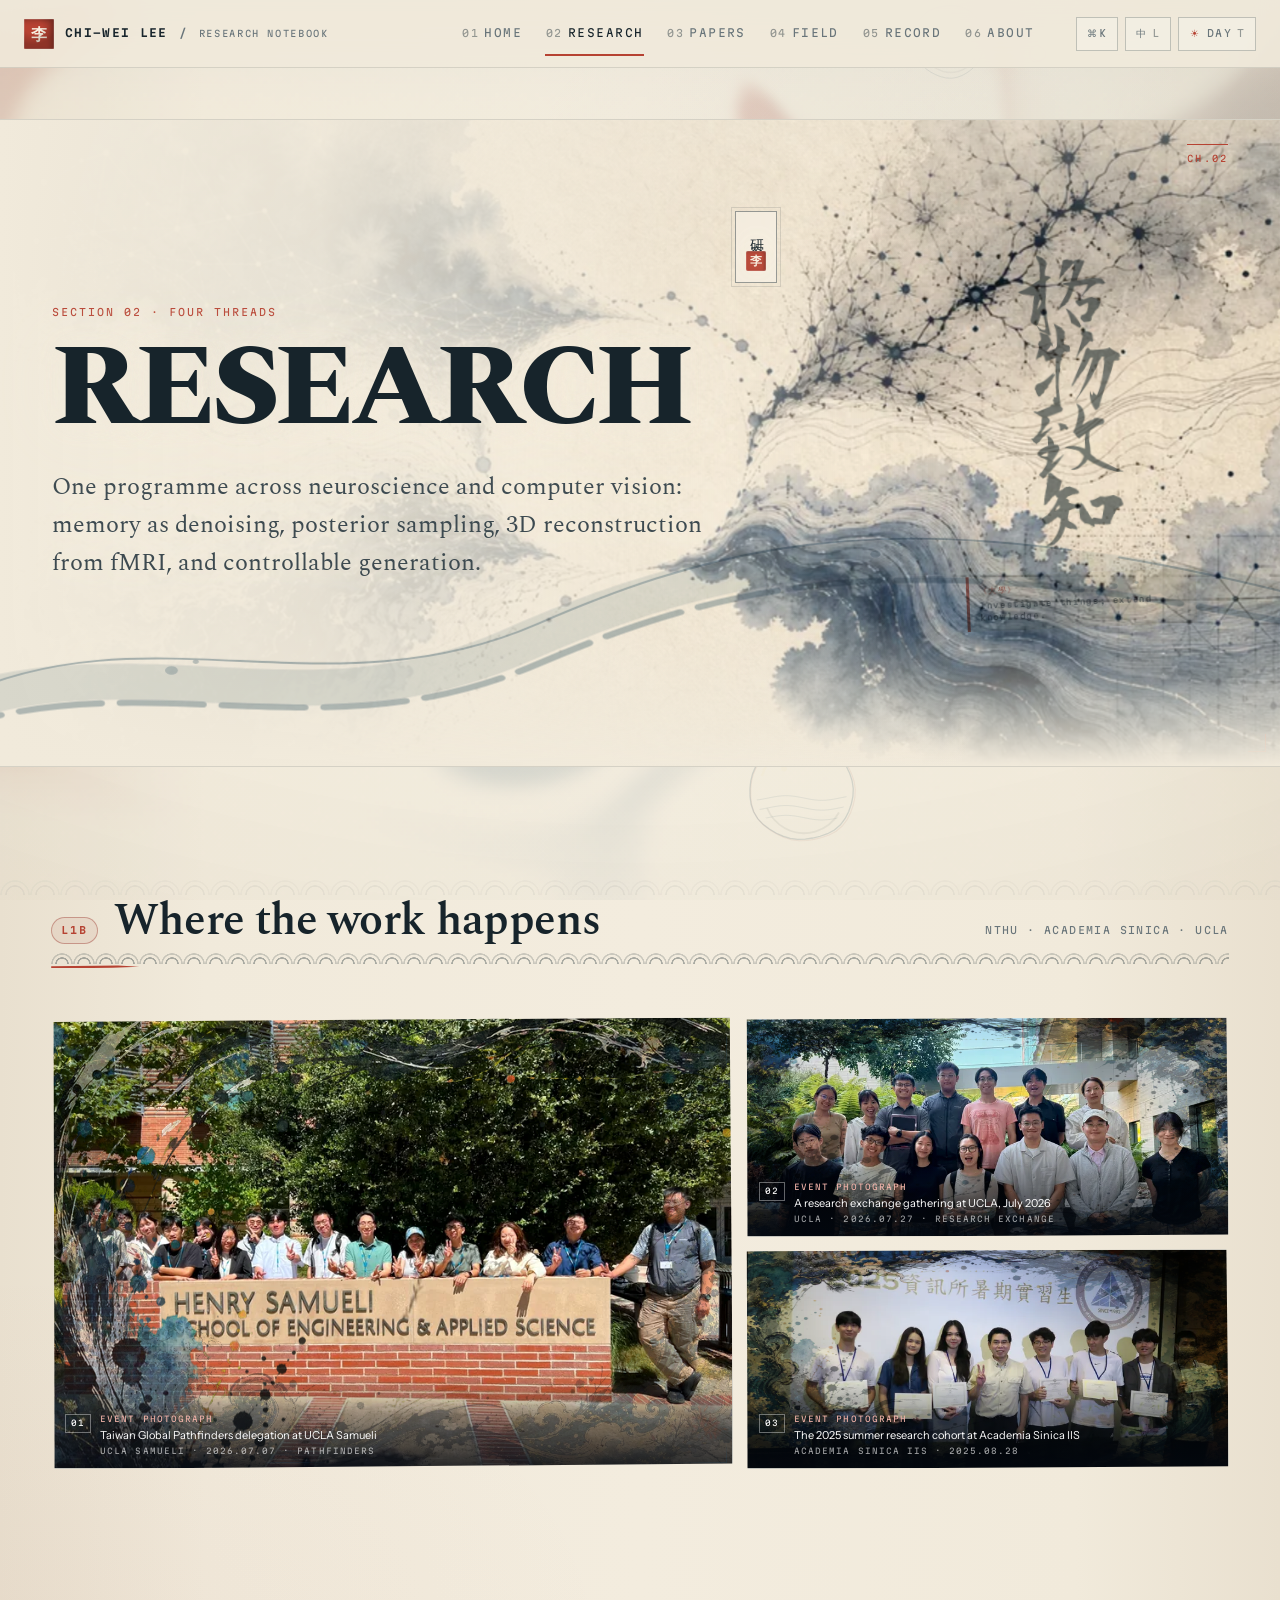
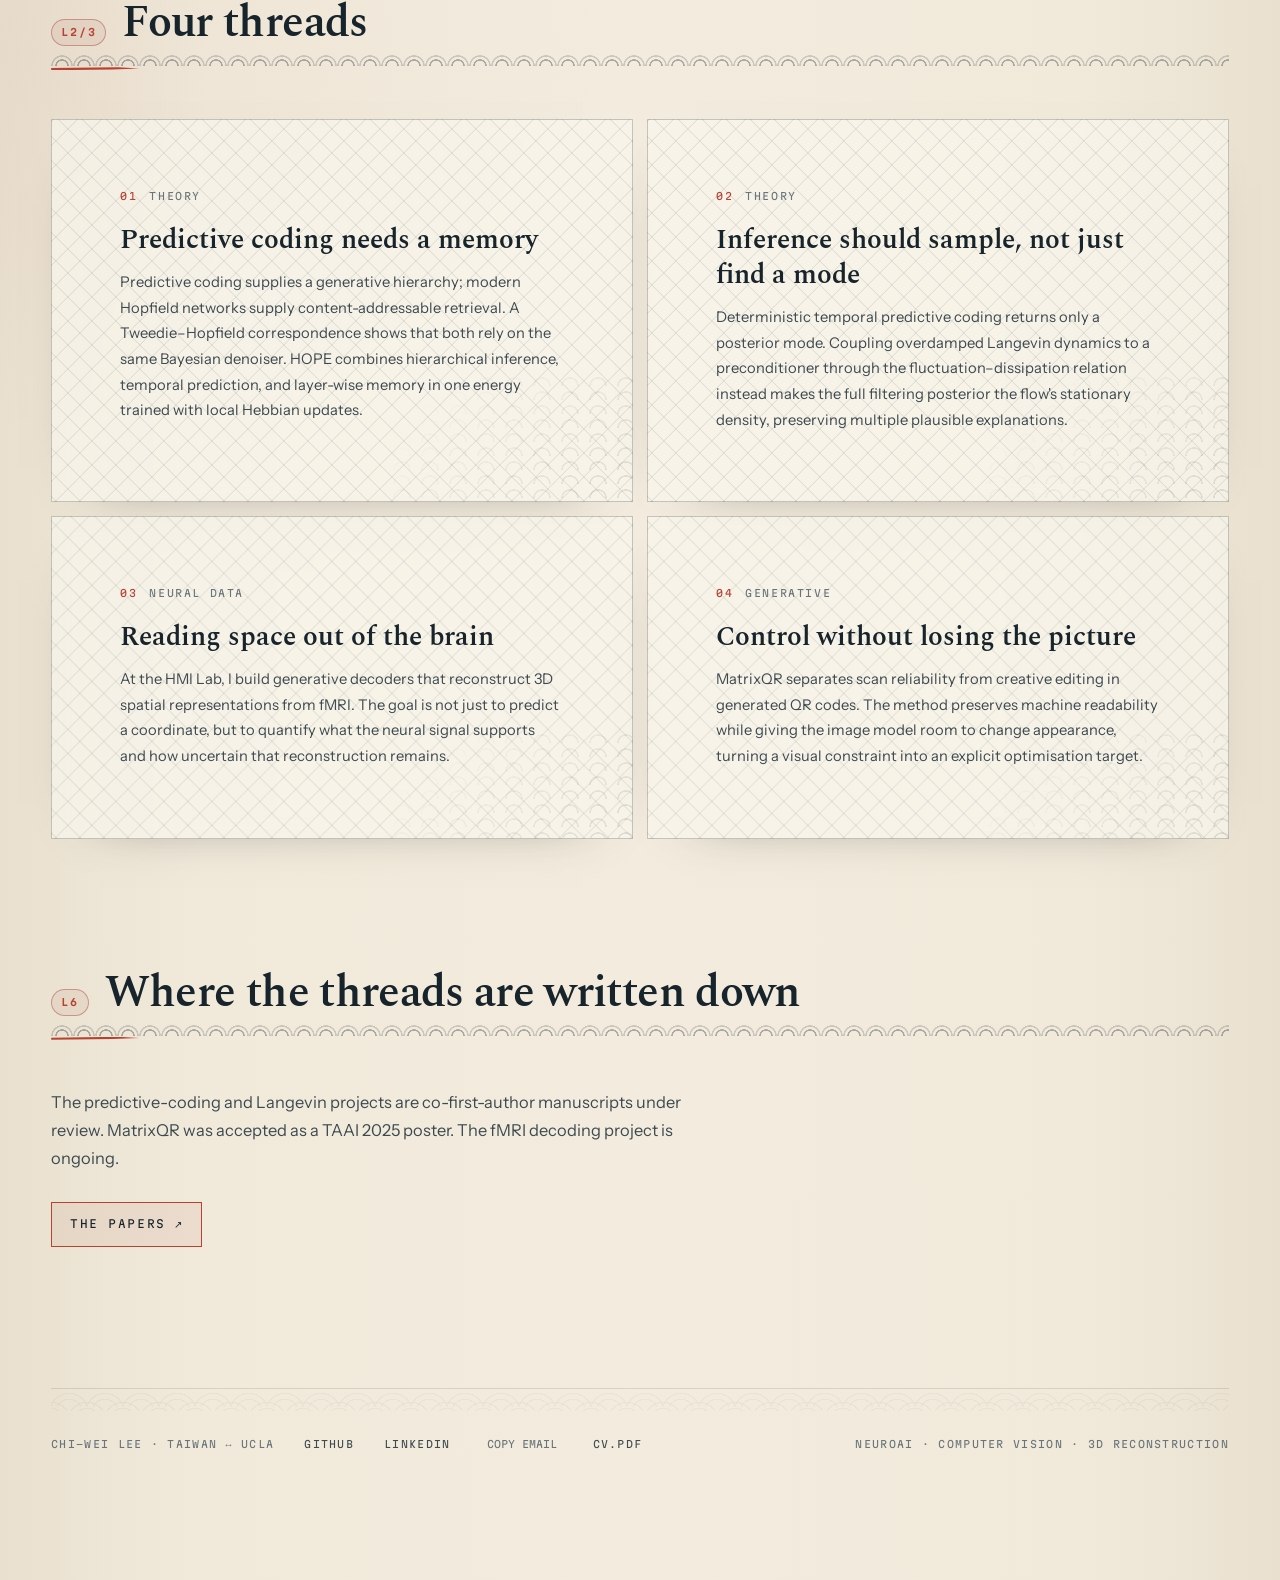
<file: research.html>
<!doctype html>
<html lang="en" data-mode="vivo" class="no-js">
<head>
<meta charset="utf-8">
<meta name="viewport" content="width=device-width, initial-scale=1, viewport-fit=cover">
<title>Research — Chi-Wei Lee</title>
<meta name="description" content="Research across neuroscience and computer vision: predictive coding with memory, Langevin inference, 3D reconstruction from fMRI, and controllable diffusion.">
<meta name="theme-color" content="#05070d">
<meta name="color-scheme" content="dark light">
<link rel="icon" href="assets/favicon.svg" type="image/svg+xml">
<link rel="apple-touch-icon" href="assets/apple-touch-icon.png" sizes="180x180">
<link rel="canonical" href="https://arthur031221.github.io/research.html">
<meta property="og:type" content="website">
<meta property="og:title" content="Research — Chi-Wei Lee">
<meta property="og:description" content="Research across neuroscience and computer vision: predictive coding with memory, Langevin inference, 3D reconstruction from fMRI, and controllable diffusion.">
<meta property="og:url" content="https://arthur031221.github.io/research.html">
<meta property="og:site_name" content="Chi-Wei Lee — PE//1">
<meta property="og:image" content="https://arthur031221.github.io/img/art/home-ink.webp">
<meta property="og:image:alt" content="Indigo sumi ink and woodblock contours on warm paper">
<meta property="og:image:type" content="image/webp">
<meta property="og:image:width" content="1635">
<meta property="og:image:height" content="736">
<meta name="twitter:card" content="summary_large_image">
<meta name="twitter:image" content="https://arthur031221.github.io/img/art/home-ink.webp">
<link rel="preload" href="assets/fonts/MartianMono-normal-100-800-latin.woff2" as="font" type="font/woff2" crossorigin>
<link rel="preload" href="assets/fonts/InstrumentSans-normal-400-700-latin.woff2" as="font" type="font/woff2" crossorigin>
<link rel="stylesheet" href="assets/site.css?v=4194fd05">
<script>document.documentElement.classList.remove('no-js');try{var m=localStorage.getItem('pe.mode');if(!m)m=matchMedia('(prefers-color-scheme: light)').matches?'fixed':'vivo';document.documentElement.setAttribute('data-mode',m);var l=localStorage.getItem('pe.lang');if(l)document.documentElement.setAttribute('lang',l==='zh'?'zh-Hant':'en');}catch(e){}</script>

</head>
<body>

<canvas id="substrate" aria-hidden="true"></canvas>
<canvas id="bubbles" aria-hidden="true"></canvas>
<div id="vignette" aria-hidden="true"></div>
<div id="wash" aria-hidden="true"></div>
<div id="reenc" aria-hidden="true"></div>

<a class="skip" href="#main"><span class="en">Skip to content</span><span class="zh">跳至內容</span></a>

<header class="bar">
  <a class="id" href="index.html" aria-label="Chi-Wei Lee — home">
    <span class="seal" aria-hidden="true">李</span>
    <b><span class="en">CHI-WEI LEE</span><span class="zh">李騏維</span></b>
    <span class="sep" aria-hidden="true">/</span>
    <span class="role"><span class="en">RESEARCH NOTEBOOK</span><span class="zh">研究手帖</span></span>
  </a>
  <nav aria-label="Sections" data-aria-en="Sections" data-aria-zh="網站區段"><a href="index.html"><span class="ch">01</span><span class="en">Home</span><span class="zh">首頁</span></a><a href="research.html" aria-current="page"><span class="ch">02</span><span class="en">Research</span><span class="zh">研究</span></a><a href="publications.html"><span class="ch">03</span><span class="en">Papers</span><span class="zh">論文</span></a><a href="field.html"><span class="ch">04</span><span class="en">Field</span><span class="zh">現場</span></a><a href="record.html"><span class="ch">05</span><span class="en">Record</span><span class="zh">紀錄</span></a><a href="about.html"><span class="ch">06</span><span class="en">About</span><span class="zh">關於</span></a></nav>
  <div class="ctl">
    <button type="button" data-act="console" aria-label="Open command console" data-aria-en="Open command console" data-aria-zh="開啟指令控制台" data-rf="console">
      <span class="lb">⌘K</span>
    </button>
    <button type="button" data-act="lang" aria-label="Switch language"><span class="lb">中</span><span class="k">L</span></button>
    <button type="button" data-act="mode" aria-label="Switch colour theme"><span class="mode-glyph" aria-hidden="true">◐</span><span class="lb">NIGHT</span><span class="k">T</span></button>
  </div>
  <button type="button" class="burger" data-act="drawer" aria-label="Menu" aria-controls="drawer" aria-expanded="false"><span></span><span></span><span></span></button>
</header>

<div class="shell">
  <main id="main">

<div class="chapter-stage chapter-stage--research" data-chapter="02">
<div class="masthead">
  <aside class="cartouche" aria-hidden="true"><span>研究</span><b>李</b></aside>
  <div class="band err"><span class="en">SECTION 02 · FOUR THREADS</span><span class="zh">第 02 節 · 四條線</span></div>
  <h1 class="err"><span class="en">RESEARCH</span><span class="zh">研究</span></h1>
  <p class="lede err"><span class="en">One programme across neuroscience and computer vision: memory as denoising, posterior sampling, 3D reconstruction from fMRI, and controllable generation.</span><span class="zh">一個橫跨腦神經與電腦視覺的研究計畫：記憶即去噪、後驗取樣、從 fMRI 進行 3D 重建，以及可控生成。</span></p>
</div>
<figure class="artwork chapter-art" data-art="research"><img src="img/art/research.webp" srcset="img/art/research-400.webp 400w, img/art/research-800.webp 800w, img/art/research-1200.webp 1200w, img/art/research.webp 1823w" sizes="(max-width:720px) 100vw, 1120px" width="1823" height="684" fetchpriority="high" alt="Four indigo currents meeting around a clear centre" data-alt-en="Four indigo currents meeting around a clear centre" data-alt-zh="四股靛藍墨流在留白中心交會" loading="eager" decoding="async" class="art-img"><span class="art-registration" aria-hidden="true"></span></figure>
<span class="chapter-tide" aria-hidden="true">
  <svg viewBox="0 0 1000 420" preserveAspectRatio="none" focusable="false">
    <path class="brush-stroke brush-stroke--body" pathLength="1" d="M-70 346 C92 236 232 370 402 258 S710 112 1070 226"/>
    <path class="brush-stroke brush-stroke--dry" pathLength="1" d="M-58 363 C112 268 246 390 421 278 S731 146 1052 244"/>
    <path class="brush-stroke brush-stroke--hair" pathLength="1" d="M-35 318 C116 212 256 338 420 232 S724 88 1028 204"/>
    <g class="brush-flecks">
      <circle cx="134" cy="286" r="5"/><circle cx="153" cy="276" r="2.4"/>
      <circle cx="684" cy="151" r="4"/><circle cx="703" cy="140" r="2"/>
      <circle cx="870" cy="188" r="3.4"/><circle cx="888" cy="184" r="1.7"/>
    </g>
  </svg>
</span>
<blockquote class="chapter-calligraphy" lang="zh-Hant" aria-label="格物致知 — 《大學》. Investigate things; extend knowledge." data-aria-en="格物致知 — 《大學》. Investigate things; extend knowledge." data-aria-zh="格物致知——《大學》。窮究事理，推致其知。"><span class="calligraphy-mark" aria-hidden="true"><span>格</span><span>物</span><span>致</span><span>知</span></span><footer><cite>《大學》</cite><span class="calligraphy-gloss"><span class="en">Investigate things; extend knowledge.</span><span class="zh">窮究事理，推致其知。</span></span></footer></blockquote>
</div><section class="sec" id="evidence" data-rail="EVIDENCE" data-cmd="1" data-cmd-en="Where the work happens" data-cmd-zh="研究發生的地方"><div class="sec-h err"><span class="lay">L1b</span><h2><span class="en">Where the work happens</span><span class="zh">研究發生的地方</span></h2><span class="note"><span class="en">NTHU · Academia Sinica · UCLA</span><span class="zh">清華 · 中研院 · UCLA</span></span></div><div class="memory-river memory-river--research err"><figure class="memory-frame memory-frame--wide" data-treatment="hanga" data-format="wide" data-event="ucla-2026" style="--media-ratio:1600 / 1200" data-lb="img/moments/ucla-delegation.webp" data-lb-group="research" data-lb-width="1600" data-lb-height="1200" data-cap-en="Taiwan Global Pathfinders delegation at UCLA Samueli" data-cap-zh="Taiwan Global Pathfinders 代表團於 UCLA Samueli"><div class="memory-media"><img src="img/moments/ucla-delegation.webp" srcset="img/moments/ucla-delegation-400.webp 400w, img/moments/ucla-delegation-800.webp 800w, img/moments/ucla-delegation-1200.webp 1200w, img/moments/ucla-delegation.webp 1600w" sizes="(max-width:760px) 100vw, 58vw" width="1600" height="1200" style="object-position:50% 50%" alt="Taiwan Global Pathfinders delegation at UCLA Samueli" data-alt-en="Taiwan Global Pathfinders delegation at UCLA Samueli" data-alt-zh="Taiwan Global Pathfinders 代表團於 UCLA Samueli" loading="lazy" decoding="async" class=""><span class="memory-ink" aria-hidden="true"></span><span class="memory-register" aria-hidden="true"></span></div><figcaption><span class="memory-no">01</span><span class="memory-type"><span class="en">Event photograph</span><span class="zh">現場影像</span></span><span class="memory-caption"><span class="en">Taiwan Global Pathfinders delegation at UCLA Samueli</span><span class="zh">Taiwan Global Pathfinders 代表團於 UCLA Samueli</span></span><span class="memory-slug">UCLA SAMUELI · 2026.07.07 · PATHFINDERS</span></figcaption></figure><figure class="memory-frame memory-frame--standard" data-treatment="natural" data-format="wide" data-event="ucla-2026" style="--media-ratio:1600 / 1200" data-lb="img/moments/ucla-lab.webp" data-lb-group="research" data-lb-width="1600" data-lb-height="1200" data-cap-en="A research exchange gathering at UCLA, July 2026" data-cap-zh="UCLA 研究交流合影，2026 年 7 月"><div class="memory-media"><img src="img/moments/ucla-lab.webp" srcset="img/moments/ucla-lab-400.webp 400w, img/moments/ucla-lab-800.webp 800w, img/moments/ucla-lab-1200.webp 1200w, img/moments/ucla-lab.webp 1600w" sizes="(max-width:520px) 100vw, (max-width:760px) 50vw, 36vw" width="1600" height="1200" style="object-position:50% 48%" alt="A research exchange gathering at UCLA, July 2026" data-alt-en="A research exchange gathering at UCLA, July 2026" data-alt-zh="UCLA 研究交流合影，2026 年 7 月" loading="lazy" decoding="async" class=""><span class="memory-ink" aria-hidden="true"></span><span class="memory-register" aria-hidden="true"></span></div><figcaption><span class="memory-no">02</span><span class="memory-type"><span class="en">Event photograph</span><span class="zh">現場影像</span></span><span class="memory-caption"><span class="en">A research exchange gathering at UCLA, July 2026</span><span class="zh">UCLA 研究交流合影，2026 年 7 月</span></span><span class="memory-slug">UCLA · 2026.07.27 · RESEARCH EXCHANGE</span></figcaption></figure><figure class="memory-frame memory-frame--standard" data-treatment="natural" data-format="wide" data-event="iis-2025" style="--media-ratio:1600 / 1067" data-lb="img/moments/academia-sinica.webp" data-lb-group="research" data-lb-width="1600" data-lb-height="1067" data-cap-en="The 2025 summer research cohort at Academia Sinica IIS" data-cap-zh="中研院資訊所 2025 暑期研究實習合影"><div class="memory-media"><img src="img/moments/academia-sinica.webp" srcset="img/moments/academia-sinica-400.webp 400w, img/moments/academia-sinica-800.webp 800w, img/moments/academia-sinica-1200.webp 1200w, img/moments/academia-sinica.webp 1600w" sizes="(max-width:520px) 100vw, (max-width:760px) 50vw, 36vw" width="1600" height="1067" style="object-position:50% 49%" alt="The 2025 summer research cohort at Academia Sinica IIS" data-alt-en="The 2025 summer research cohort at Academia Sinica IIS" data-alt-zh="中研院資訊所 2025 暑期研究實習合影" loading="lazy" decoding="async" class=""><span class="memory-ink" aria-hidden="true"></span><span class="memory-register" aria-hidden="true"></span></div><figcaption><span class="memory-no">03</span><span class="memory-type"><span class="en">Event photograph</span><span class="zh">現場影像</span></span><span class="memory-caption"><span class="en">The 2025 summer research cohort at Academia Sinica IIS</span><span class="zh">中研院資訊所 2025 暑期研究實習合影</span></span><span class="memory-slug">ACADEMIA SINICA IIS · 2025.08.28</span></figcaption></figure></div></section><section class="sec" id="threads" data-rail="THREADS" data-cmd="1" data-cmd-en="Four threads" data-cmd-zh="四條線"><div class="sec-h err"><span class="lay">L2/3</span><h2><span class="en">Four threads</span><span class="zh">四條線</span></h2></div><div class="grid c2 thread-deck"><article class="unit thread-card err" id="pc">
  <div class="tc-body">
    <div class="idx"><span class="n">01</span><span class="en">Theory</span><span class="zh">理論</span></div>
    <h3><span class="en">Predictive coding needs a memory</span><span class="zh">預測編碼需要記憶</span></h3>
    <p><span class="en">Predictive coding supplies a generative hierarchy; modern Hopfield networks supply content-addressable retrieval. A Tweedie–Hopfield correspondence shows that both rely on the same Bayesian denoiser. HOPE combines hierarchical inference, temporal prediction, and layer-wise memory in one energy trained with local Hebbian updates.</span><span class="zh">預測編碼提供生成式階層，現代 Hopfield 網路提供內容定址檢索。Tweedie–Hopfield 對應關係顯示，兩者依賴同一個貝氏去噪器。HOPE 以單一能量函數整合階層推論、時間預測與逐層記憶，並以局部 Hebbian 更新學習。</span></p>
  </div>
</article><article class="unit thread-card err" id="langevin">
  <div class="tc-body">
    <div class="idx"><span class="n">02</span><span class="en">Theory</span><span class="zh">理論</span></div>
    <h3><span class="en">Inference should sample, not just find a mode</span><span class="zh">推論應該取樣，而不只尋找峰值</span></h3>
    <p><span class="en">Deterministic temporal predictive coding returns only a posterior mode. Coupling overdamped Langevin dynamics to a preconditioner through the fluctuation–dissipation relation instead makes the full filtering posterior the flow&#x27;s stationary density, preserving multiple plausible explanations.</span><span class="zh">確定性的時間預測編碼只回傳後驗的一個峰值。將 overdamped Langevin 動力學與 preconditioner 透過漲落–耗散關係配對，能讓完整的濾波後驗成為流的穩態分佈，保留多個合理解釋。</span></p>
  </div>
</article><article class="unit thread-card err" id="fmri">
  <div class="tc-body">
    <div class="idx"><span class="n">03</span><span class="en">Neural data</span><span class="zh">神經資料</span></div>
    <h3><span class="en">Reading space out of the brain</span><span class="zh">從大腦裡讀出空間</span></h3>
    <p><span class="en">At the HMI Lab, I build generative decoders that reconstruct 3D spatial representations from fMRI. The goal is not just to predict a coordinate, but to quantify what the neural signal supports and how uncertain that reconstruction remains.</span><span class="zh">在 HMI Lab，我建立生成式解碼器，從 fMRI 訊號重建三維空間表徵。目標不只是預測一個座標，還要量化神經訊號支持哪些重建，以及重建仍帶有多少不確定性。</span></p>
  </div>
</article><article class="unit thread-card err" id="diffusion">
  <div class="tc-body">
    <div class="idx"><span class="n">04</span><span class="en">Generative</span><span class="zh">生成模型</span></div>
    <h3><span class="en">Control without losing the picture</span><span class="zh">在不失去畫面的前提下控制</span></h3>
    <p><span class="en">MatrixQR separates scan reliability from creative editing in generated QR codes. The method preserves machine readability while giving the image model room to change appearance, turning a visual constraint into an explicit optimisation target.</span><span class="zh">MatrixQR 將生成式 QR 碼的掃描可靠性與創意編輯解耦。在保留機器可讀性的同時，也讓影像模型有調整外觀的空間，將視覺限制轉成明確的最佳化目標。</span></p>
  </div>
</article></div></section><section class="sec" id="papers-link" data-rail="PAPERS" data-cmd="1" data-cmd-en="Where the threads are written down" data-cmd-zh="這些線寫在哪裡"><div class="sec-h err"><span class="lay">L6</span><h2><span class="en">Where the threads are written down</span><span class="zh">這些線寫在哪裡</span></h2></div><p class="err" style="max-width:62ch;color:var(--ink-dim)"><span class="en">The predictive-coding and Langevin projects are co-first-author manuscripts under review. MatrixQR was accepted as a TAAI 2025 poster. The fMRI decoding project is ongoing.</span><span class="zh">預測編碼與 Langevin 專案為共同第一作者、審查中的手稿；MatrixQR 已接受為 TAAI 2025 海報；fMRI 解碼專案仍在進行。</span></p><div class="acts err"><a class="act p" href="publications.html"><span class="en">The papers</span><span class="zh">論文列表</span></a></div></section>
    <footer class="foot">
      <span><span class="en">Chi-Wei Lee · Taiwan ↔ UCLA</span><span class="zh">李騏維 · 台灣 ↔ UCLA</span></span>
      <a href="https://github.com/Arthur031221" rel="noopener">GITHUB</a>
      <a href="https://www.linkedin.com/in/arthur-lee-367511354/" rel="me noopener">LINKEDIN</a>
      <button type="button" data-act="mail" data-mail="levi74108520963@gmail.com"><span class="en">COPY EMAIL</span><span class="zh">複製信箱</span></button>
      <a href="CV.pdf">CV.PDF</a>
      <span class="r"><span class="en">NeuroAI · computer vision · 3D reconstruction</span><span class="zh">腦神經 · 電腦視覺 · 3D 重建</span></span>
    </footer>
  </main>
</div>

<nav id="drawer" aria-label="Mobile sections" data-aria-en="Mobile sections" data-aria-zh="行動版網站區段" aria-hidden="true" inert><a href="index.html"><span class="ch">CH.01</span><span class="en">Home</span><span class="zh">首頁</span></a><a href="research.html" aria-current="page"><span class="ch">CH.02</span><span class="en">Research</span><span class="zh">研究</span></a><a href="publications.html"><span class="ch">CH.03</span><span class="en">Papers</span><span class="zh">論文</span></a><a href="field.html"><span class="ch">CH.04</span><span class="en">Field</span><span class="zh">現場</span></a><a href="record.html"><span class="ch">CH.05</span><span class="en">Record</span><span class="zh">紀錄</span></a><a href="about.html"><span class="ch">CH.06</span><span class="en">About</span><span class="zh">關於</span></a></nav>

<dialog id="console" aria-label="Command console" data-aria-en="Command console" data-aria-zh="指令控制台">
  <div class="box">
    <div class="bh"><span class="led"></span><span class="en">STIMULUS CONSOLE</span><span class="zh">刺激控制台</span><span class="esc">ESC</span></div>
    <input type="text" autocomplete="off" spellcheck="false" placeholder="Type a command…" data-placeholder-en="Type a command…" data-placeholder-zh="輸入指令…" aria-label="Command" data-aria-en="Command" data-aria-zh="指令" role="combobox" aria-autocomplete="list" aria-controls="command-list" aria-expanded="false">
    <ul id="command-list" role="listbox"></ul>
  </div>
</dialog>

<dialog id="lightbox" aria-label="Photograph" data-aria-en="Photograph" data-aria-zh="照片檢視器">
  <div class="lb">
    <div class="lb-media" data-lb-media></div>
    <div class="lbar">
      <span class="n">01 / 01</span>
      <span class="cap"></span>
      <span class="sp">
        <button type="button" data-lb-close><span class="en">CLOSE ×</span><span class="zh">關閉 ×</span></button>
        <button type="button" data-lb-nav="prev" aria-label="Previous" data-aria-en="Previous photograph" data-aria-zh="上一張照片">← <span class="en">PREV</span><span class="zh">上一張</span></button>
        <button type="button" data-lb-nav="next" aria-label="Next" data-aria-en="Next photograph" data-aria-zh="下一張照片"><span class="en">NEXT</span><span class="zh">下一張</span> →</button>
      </span>
    </div>
  </div>
</dialog>

<noscript>
  <style>#substrate,#bubbles,#boot,.rail,.depth{display:none}.err{opacity:1!important;transform:none!important;filter:none!important}</style>
</noscript>

<script src="assets/runtime.js?v=04b2d562" defer></script>
<script src="assets/substrate.js?v=7973cc77" defer></script>
<script src="assets/bubbles.js?v=498d6102" defer></script>
</body>
</html>
</file>
<file: assets/site.css>
/* ═══════════════════════════════════════════════════════════════
   PE//1 — PREDICTION ERROR
   Design system for Chi-Wei Lee, NeuroAI.

   THESIS. The cortex does not transmit the signal. It transmits the
   residual between what it predicted and what arrived. This site is
   built on that rule: content is a prediction error being resolved.

   CHROMA IS SEMANTIC — this is enforced, not decorative:
     --pre  (magenta) = top-down prediction, descending
     --sig  (teal)    = bottom-up evidence / error, ascending
     --inh  (violet)  = inhibition, gating, suppression
   Anything that is frame, rule, or label stays achromatic.

   TWO REGISTERS ARE TWO IMAGING MODALITIES, NOT AN INVERSION:
     dark  = 2P IN VIVO   — live two-photon recording.
     light = PAPER DAY    — wet pigment moving across a stained sheet.

   Zero dependencies. Hand-written CSS, Canvas2D and WebGL.
   ═══════════════════════════════════════════════════════════════ */

/* ─── 0. fonts ─────────────────────────────────────────────── */
@font-face{font-family:'Martian Mono';font-style:normal;font-weight:100 800;font-display:swap;src:url(fonts/MartianMono-normal-100-800-latin.woff2) format('woff2');unicode-range:U+0000-00FF,U+0131,U+0152-0153,U+02BB-02BC,U+02C6,U+02DA,U+02DC,U+0304,U+0308,U+0329,U+2000-206F,U+20AC,U+2122,U+2191,U+2193,U+2212,U+2215,U+FEFF,U+FFFD}
@font-face{font-family:'Martian Mono';font-style:normal;font-weight:100 800;font-display:swap;src:url(fonts/MartianMono-normal-100-800-latin-ext.woff2) format('woff2');unicode-range:U+0100-02BA,U+02BD-02C5,U+02C7-02CC,U+02CE-02D7,U+02DD-02FF,U+1D00-1DBF,U+1E00-1E9F,U+1EF2-1EFF,U+2020,U+20A0-20AB,U+20AD-20C0,U+2113,U+2C60-2C7F,U+A720-A7FF}
@font-face{font-family:'Instrument Sans';font-style:normal;font-weight:400 700;font-display:swap;src:url(fonts/InstrumentSans-normal-400-700-latin.woff2) format('woff2');unicode-range:U+0000-00FF,U+0131,U+0152-0153,U+02BB-02BC,U+02C6,U+02DA,U+02DC,U+0304,U+0308,U+0329,U+2000-206F,U+20AC,U+2122,U+2191,U+2193,U+2212,U+2215,U+FEFF,U+FFFD}
@font-face{font-family:'Instrument Sans';font-style:normal;font-weight:400 700;font-display:swap;src:url(fonts/InstrumentSans-normal-400-700-latin-ext.woff2) format('woff2');unicode-range:U+0100-02BA,U+02BD-02C5,U+02C7-02CC,U+02CE-02D7,U+02DD-02FF,U+1D00-1DBF,U+1E00-1E9F,U+1EF2-1EFF,U+2020,U+20A0-20AB,U+20AD-20C0,U+2113,U+2C60-2C7F,U+A720-A7FF}
@font-face{font-family:'Instrument Sans';font-style:italic;font-weight:400 700;font-display:swap;src:url(fonts/InstrumentSans-italic-400-700-latin.woff2) format('woff2');unicode-range:U+0000-00FF,U+0131,U+0152-0153,U+02BB-02BC,U+02C6,U+02DA,U+02DC,U+0304,U+0308,U+0329,U+2000-206F,U+20AC,U+2122,U+2191,U+2193,U+2212,U+2215,U+FEFF,U+FFFD}
@font-face{font-family:'Masa Brush';font-style:normal;font-weight:400;font-display:swap;src:url(fonts/MasaFont-phrases.woff2) format('woff2')}

@font-face{font-family:'Spectral';font-style:normal;font-weight:300;font-display:swap;src:url(fonts/Spectral-normal-300-latin.woff2) format('woff2');unicode-range:U+0000-00FF,U+0131,U+0152-0153,U+02BB-02BC,U+02C6,U+02DA,U+02DC,U+0304,U+0308,U+0329,U+2000-206F,U+20AC,U+2122,U+2191,U+2193,U+2212,U+2215,U+FEFF,U+FFFD}
@font-face{font-family:'Spectral';font-style:normal;font-weight:400;font-display:swap;src:url(fonts/Spectral-normal-400-latin.woff2) format('woff2');unicode-range:U+0000-00FF,U+0131,U+0152-0153,U+02BB-02BC,U+02C6,U+02DA,U+02DC,U+0304,U+0308,U+0329,U+2000-206F,U+20AC,U+2122,U+2191,U+2193,U+2212,U+2215,U+FEFF,U+FFFD}
@font-face{font-family:'Spectral';font-style:normal;font-weight:400;font-display:swap;src:url(fonts/Spectral-normal-400-latin-ext.woff2) format('woff2');unicode-range:U+0100-02BA,U+02BD-02C5,U+02C7-02CC,U+02CE-02D7,U+02DD-02FF,U+1D00-1DBF,U+1E00-1E9F,U+1EF2-1EFF,U+2020,U+20A0-20AB,U+20AD-20C0,U+2113,U+2C60-2C7F,U+A720-A7FF}
@font-face{font-family:'Spectral';font-style:italic;font-weight:400;font-display:swap;src:url(fonts/Spectral-italic-400-latin.woff2) format('woff2');unicode-range:U+0000-00FF,U+0131,U+0152-0153,U+02BB-02BC,U+02C6,U+02DA,U+02DC,U+0304,U+0308,U+0329,U+2000-206F,U+20AC,U+2122,U+2191,U+2193,U+2212,U+2215,U+FEFF,U+FFFD}
@font-face{font-family:'Spectral';font-style:normal;font-weight:600;font-display:swap;src:url(fonts/Spectral-normal-600-latin.woff2) format('woff2');unicode-range:U+0000-00FF,U+0131,U+0152-0153,U+02BB-02BC,U+02C6,U+02DA,U+02DC,U+0304,U+0308,U+0329,U+2000-206F,U+20AC,U+2122,U+2191,U+2193,U+2212,U+2215,U+FEFF,U+FFFD}
@font-face{font-family:'Spectral';font-style:normal;font-weight:800;font-display:swap;src:url(fonts/Spectral-normal-800-latin.woff2) format('woff2');unicode-range:U+0000-00FF,U+0131,U+0152-0153,U+02BB-02BC,U+02C6,U+02DA,U+02DC,U+0304,U+0308,U+0329,U+2000-206F,U+20AC,U+2122,U+2191,U+2193,U+2212,U+2215,U+FEFF,U+FFFD}
@font-face{font-family:'Spectral';font-style:normal;font-weight:800;font-display:swap;src:url(fonts/Spectral-normal-800-latin-ext.woff2) format('woff2');unicode-range:U+0100-02BA,U+02BD-02C5,U+02C7-02CC,U+02CE-02D7,U+02DD-02FF,U+1D00-1DBF,U+1E00-1E9F,U+1EF2-1EFF,U+2020,U+20A0-20AB,U+20AD-20C0,U+2113,U+2C60-2C7F,U+A720-A7FF}

/* ─── 1. tokens ────────────────────────────────────────────── */
:root{
  /* headings and long-form reading are set in a book face — Latin in
     Spectral, Chinese in 明體. Everything that belongs to the instrument
     (labels, data, chrome) stays in the monospace. */
  --f-display:'Spectral','Noto Serif TC','Source Han Serif TC','Songti TC','PMingLiU',Georgia,serif;
  --f-serif:var(--f-display);
  --f-body:'Instrument Sans','Noto Sans TC','PingFang TC','Microsoft JhengHei',system-ui,sans-serif;
  --f-mono:'Martian Mono',ui-monospace,'SF Mono',Menlo,monospace;

  --t-2xs:.625rem;    /* 10px  channel ids */
  --t-xs:.6875rem;    /* 11px  labels */
  --t-sm:.8125rem;    /* 13px  data */
  --t-base:1.0625rem; /* 17px  body */
  --t-md:1.1875rem;   /* 19px  lede */
  --t-lg:1.375rem;
  --t-xl:1.875rem;
  --t-display:clamp(2.75rem,7.2vw,6.5rem);

  --s1:4px;--s2:8px;--s3:12px;--s4:18px;--s5:26px;--s6:38px;--s7:60px;--s8:96px;--s9:84px;

  --ease:cubic-bezier(.22,1,.36,1);
  --ease-step:cubic-bezier(.85,0,.15,1);
  --d1:140ms;--d2:280ms;--d3:560ms;--d4:900ms;

  --frame:12px;          /* rig inset */
  --depth-w:112px;        /* left cortical depth axis */
  --raster-w:64px;       /* right raster rail */
  --shell:1340px;
  --measure:66ch;
  --bar-h:54px;          /* top channel bar */
  --hud-h:32px;          /* bottom vitals */
}

/* ── dark: 2P IN VIVO — live two-photon recording ── */
:root,:root[data-mode="vivo"]{
  color-scheme:dark;
  --void:#040914; --bg1:#08172b; --bg2:#102641; --bg3:#173554;
  --ink:#e8ebf2; --ink-dim:#a6b0c6; --muted:#6f7c95;
  --sig:#2ff0bd; --pre:#ff4d9d; --inh:#8b6cff; --hot:#f4fffb;
  --dye-crimson:#b35c82;   /* 胭脂, lifted to read on night water */
  --dye-blue:#649dd4;      /* 紺青, luminous */
  --dye-sumi:#8998ad;      /* 墨, pale ash */
  --bokashi:#123b66;
  --sheet:linear-gradient(90deg,transparent,rgba(5,8,16,.74) 7%,rgba(5,8,16,.74) 93%,transparent);      /* the wash reads as a rubbing: light on dark */
  --seal:#cf3b30;          /* 朱砂 — the one colour that encodes nothing */
  --seal-ink:#0d0a09;
  --line:rgba(150,168,204,.15);
  --line-2:rgba(150,168,204,.30);
  --line-3:rgba(150,168,204,.52);
  --scrim:rgba(5,7,13,.80);
  --panel:rgba(10,14,24,.62);
  --panel-solid:#0a0e18;
  --sig-wash:rgba(47,240,189,.10);
  --pre-wash:rgba(255,77,157,.10);
  --inh-wash:rgba(139,108,255,.10);
  --sig-line:rgba(47,240,189,.42);
  --pre-line:rgba(255,77,157,.42);
  --glow-sig:0 0 16px rgba(47,240,189,.30);
  --glow-pre:0 0 16px rgba(255,77,157,.30);
  --lift:0 24px 60px -30px rgba(0,0,0,.85);
  --sel:rgba(47,240,189,.26);
  --img-filter:saturate(.94) contrast(1.04) brightness(.97);
}

/* ── light: FIXED SECTION — stained histology plate ── */
:root[data-mode="fixed"]{
  color-scheme:light;
  --void:#e8deca; --bg1:#f4ead7; --bg2:#dac6a6; --bg3:#c4ad89;
  --ink:#171a20; --ink-dim:#3c4048; --muted:#5c6169;
  --sig:#1e5f77;           /* 花青 */
  --pre:#9a2f42;           /* 胭脂 */
  --inh:#4f3a86;           /* 石青 */
  --hot:#0d0f13;
  --dye-crimson:#8e3a4c;   /* 胭脂 */
  --dye-blue:#27507b;      /* 紺青 */
  --dye-sumi:#3f4750;      /* 墨 */
  --bokashi:#2e567e;       /* the Hokusai band */
  --sheet:linear-gradient(90deg,transparent,rgba(244,234,215,.86) 7%,rgba(244,234,215,.86) 93%,transparent);
  --seal:#b8352b;
  --seal-ink:#f7f2e6;
  --line:rgba(40,36,28,.22);
  --line-2:rgba(40,36,28,.38);
  --line-3:rgba(40,36,28,.62);
  --scrim:rgba(236,231,220,.87);
  --panel:rgba(245,242,233,.76);
  --panel-solid:#f5f2e9;
  --sig-wash:rgba(30,95,119,.09);
  --pre-wash:rgba(154,47,66,.09);
  --inh-wash:rgba(79,58,134,.09);
  --sig-line:rgba(30,95,119,.42);
  --pre-line:rgba(154,47,66,.42);
  --glow-sig:none; --glow-pre:none;
  --lift:0 18px 40px -28px rgba(60,50,32,.42);
  --sel:rgba(30,95,119,.24);
  --img-filter:saturate(.88) contrast(1.04) sepia(.04);
}

/* ─── 2. base ──────────────────────────────────────────────── */
*,*::before,*::after{box-sizing:border-box}
*{margin:0}
html{-webkit-text-size-adjust:100%}
body{
  background:var(--void);
  color:var(--ink);
  font-family:var(--f-body);
  font-size:var(--t-base);
  line-height:1.7;
  font-feature-settings:"kern","liga";
  -webkit-font-smoothing:antialiased;
  min-height:100svh;
  overflow-x:hidden;
  overflow-y:scroll;
}
::selection{background:var(--sel);color:var(--ink)}
img{max-width:100%;height:auto;display:block}
svg{display:block}
a{color:var(--sig);text-decoration:none}
button{font:inherit;color:inherit;background:none;border:0;cursor:pointer;text-align:left}
:focus-visible{outline:2px solid var(--sig);outline-offset:3px}
h1,h2,h3,h4{font-weight:inherit;font-size:inherit;line-height:inherit}
ul,ol{list-style:none;padding:0}

/* bilingual gate — every string ships twice, exactly one is revealed */
html[lang="en"] .zh{display:none!important}
html[lang="zh-Hant"] .en{display:none!important}
html[lang="zh-Hant"]{--measure:36em}
html[lang="zh-Hant"] body{line-height:1.9}

/* custom scrollbar — the rail is the real progress indicator */
::-webkit-scrollbar{width:0;height:0}
html{scrollbar-width:none}

/* ─── 3. z-strata (hard, never interleaved) ────────────────────
   -3 substrate canvas · -2 vignette
    0 content · 40 rig/bars · 60 overlays · 80 boot            */

#substrate{position:fixed;inset:0;z-index:-3;width:100%;height:100%;pointer-events:none;
  opacity:0;transition:opacity 1.2s var(--ease)}
#substrate.live{opacity:1}
#bubbles{position:fixed;inset:0;z-index:-1;width:100%;height:100%;pointer-events:none;
  opacity:0;transition:opacity 1.2s var(--ease);mix-blend-mode:screen}
#bubbles.live{opacity:.62}
:root[data-mode="fixed"] #bubbles{mix-blend-mode:multiply}
:root[data-mode="fixed"] #bubbles.live{opacity:.46}
#vignette{position:fixed;inset:0;z-index:-2;pointer-events:none;
  background:
    radial-gradient(38% 46% at 4% 24%,var(--pre-wash),transparent 72%),
    radial-gradient(42% 48% at 97% 76%,var(--sig-wash),transparent 74%),
    radial-gradient(125% 96% at 50% 42%,transparent 26%,var(--void) 98%)}


/* ─── 4. the rig: frame + fiducials ────────────────────────── */
.rig{position:fixed;inset:var(--frame);z-index:40;pointer-events:none;border:1px solid var(--line-2);
  box-shadow:inset 0 0 0 3px transparent,inset 0 0 0 4px var(--line)}
.rig i{position:absolute;width:15px;height:15px;border:0 solid var(--line-3)}
.rig i:nth-child(1){top:-1px;left:-1px;border-top-width:2px;border-left-width:2px}
.rig i:nth-child(2){top:-1px;right:-1px;border-top-width:2px;border-right-width:2px}
.rig i:nth-child(3){bottom:-1px;left:-1px;border-bottom-width:2px;border-left-width:2px}
.rig i:nth-child(4){bottom:-1px;right:-1px;border-bottom-width:2px;border-right-width:2px}

.shell::before{
  content:"";position:absolute;z-index:-1;top:0;bottom:0;
  left:calc(var(--depth-w) + var(--s6) * 0.4);right:calc(var(--raster-w) + var(--s6) * 0.4);
  background:var(--sheet);
}
@media (max-width:1100px){.shell::before{left:calc(-1 * var(--s2));right:calc(-1 * var(--s2))}}

/* ─── 5. channel bar (top) ─────────────────────────────────── */
.bar{
  position:fixed;top:var(--frame);left:var(--frame);right:var(--frame);z-index:41;
  height:var(--bar-h);display:flex;align-items:center;gap:var(--s5);padding:0 var(--s4);
  border-bottom:1px solid var(--line);
  background:var(--scrim);backdrop-filter:blur(14px) saturate(1.2);
  font-family:var(--f-mono);font-size:var(--t-xs);letter-spacing:.13em;text-transform:uppercase;
}
.bar .id{display:flex;align-items:center;gap:var(--s3);color:var(--ink);font-weight:600;white-space:nowrap}
.bar .id .seal{
  display:grid;place-items:center;width:27px;height:27px;flex:none;position:relative;
  background:var(--seal);color:var(--seal-ink);
  font-family:var(--f-body);font-size:16px;font-weight:700;line-height:1;letter-spacing:0;
  text-indent:0;border-radius:2px;
  /* a stamp is never evenly inked */
  box-shadow:inset 0 0 0 1px rgba(255,255,255,.16),inset -3px 2px 5px rgba(0,0,0,.22);
  transition:transform var(--d2) var(--ease),filter var(--d2) var(--ease);
}
.bar .id .seal::after{
  content:"";position:absolute;inset:0;border-radius:2px;pointer-events:none;
  background:radial-gradient(75% 60% at 30% 25%,transparent 40%,rgba(0,0,0,.22) 100%);
  mix-blend-mode:multiply;
}
.bar .id:hover .seal{transform:rotate(-2.5deg) scale(1.04)}
.bar .id b{font-weight:600}
.bar .id .sep{color:var(--muted)}
.bar .id .role{color:var(--muted);font-weight:400}
@media (max-width:1120px){.bar .id .role{display:none}}

.bar nav{display:flex;gap:var(--s1);margin-left:auto}
.bar nav a{
  position:relative;color:var(--muted);padding:9px 11px;white-space:nowrap;
  transition:color var(--d1) var(--ease);
}
.bar nav a .ch{font-size:var(--t-2xs);color:var(--line-3);margin-right:5px}
.bar nav a:hover{color:var(--ink)}
.bar nav a:hover .ch{color:var(--sig)}
.bar nav a::after{
  content:"";position:absolute;left:11px;right:11px;bottom:0;height:1px;
  background:var(--sig);transform:scaleX(0);transform-origin:left;
  transition:transform var(--d2) var(--ease);
}
.bar nav a:hover::after{transform:scaleX(1)}
.bar nav a[aria-current="page"]{color:var(--sig)}
.bar nav a[aria-current="page"]::after{transform:scaleX(1);height:2px;box-shadow:var(--glow-sig)}

.bar .ctl{display:flex;gap:6px;align-items:center;margin-left:var(--s3)}
.bar .ctl button{
  font-family:var(--f-mono);font-size:var(--t-2xs);letter-spacing:.12em;text-transform:uppercase;
  color:var(--muted);border:1px solid var(--line);padding:6px 9px;white-space:nowrap;
  transition:color var(--d1) var(--ease),border-color var(--d1) var(--ease),background var(--d1) var(--ease);
}
.bar .ctl button:hover{color:var(--sig);border-color:var(--sig-line);background:var(--sig-wash)}
.bar .ctl button .k{color:var(--line-3);margin-left:5px}
.bar .ctl button:hover .k{color:var(--sig)}
.burger{display:none}
.burger span{display:block;width:20px;height:1px;background:var(--ink);margin:5px 0;
  transition:transform var(--d2) var(--ease),opacity var(--d2) var(--ease)}
html.drawer-open .burger span:nth-child(1){transform:translateY(6px) rotate(45deg)}
html.drawer-open .burger span:nth-child(2){opacity:0}
html.drawer-open .burger span:nth-child(3){transform:translateY(-6px) rotate(-45deg)}

/* ─── 6. vitals HUD (bottom) ───────────────────────────────── */
.hud{
  position:fixed;left:var(--frame);right:var(--frame);bottom:var(--frame);z-index:41;
  height:var(--hud-h);display:flex;align-items:center;gap:var(--s4);padding:0 var(--s4);
  border-top:1px solid var(--line);background:var(--scrim);backdrop-filter:blur(14px);
  font-family:var(--f-mono);font-size:var(--t-2xs);letter-spacing:.12em;text-transform:uppercase;
  color:var(--muted);
}
.hud .grp{display:flex;align-items:center;gap:7px;white-space:nowrap}
.hud .grp b{color:var(--ink-dim);font-weight:500;font-variant-numeric:tabular-nums}
.hud .grp b.sig{color:var(--sig)}
.hud .grp b.pre{color:var(--pre)}
.hud .rec .dot{width:7px;height:7px;border-radius:50%;background:var(--pre);
  box-shadow:var(--glow-pre);animation:beat 1.9s steps(2,jump-none) infinite}
:root[data-mode="fixed"] .hud .rec .dot{animation:none;background:var(--muted);border-radius:0}
@keyframes beat{50%{opacity:.2}}
.hud canvas{flex:1;height:calc(var(--hud-h) - 9px);min-width:40px}
@media (max-width:820px){.hud .opt{display:none}}

/* ─── 7. page shell: depth axis · content · raster rail ────── */
.shell{
  position:relative;
  max-width:var(--shell);margin:0 auto;
  padding:calc(var(--bar-h) + var(--frame) + var(--s7)) var(--s5) calc(var(--hud-h) + var(--s8));
  display:grid;grid-template-columns:var(--depth-w) minmax(0,1fr) var(--raster-w);
  gap:0 var(--s6);align-items:start;
}
.shell>main{grid-column:2;min-width:0}
@media (max-width:1100px){
  .shell{grid-template-columns:minmax(0,1fr);gap:0}
  .shell>main{grid-column:1}
}

/* ── cortical depth axis (left, sticky) ── */
.depth,.rail .head::after,.rail .tick .lb{
  text-shadow:0 0 7px var(--void),0 0 3px var(--void),0 0 1px var(--void);
}
.depth{
  grid-column:1;position:sticky;top:calc(var(--bar-h) + var(--frame) + var(--s5));
  height:calc(100svh - var(--bar-h) - var(--hud-h) - var(--s8));
  display:flex;flex-direction:column;justify-content:space-between;
  font-family:var(--f-mono);font-size:var(--t-2xs);letter-spacing:.1em;
  color:var(--muted);text-transform:uppercase;pointer-events:none;user-select:none;
}
.depth::before{
  content:"";position:absolute;left:10px;top:6px;bottom:6px;width:1px;background:var(--line-2);
}
.depth .lay{display:grid;grid-template-columns:22px minmax(0,1fr);column-gap:8px;
  align-items:center;white-space:nowrap;position:relative;transition:color var(--d2) var(--ease)}
.depth .lay .t{grid-area:1/1;width:22px;height:1px;background:var(--line-2);
  transition:background var(--d2) var(--ease),transform var(--d2) var(--ease)}
.depth .lay b{grid-area:1/2;font-weight:600;letter-spacing:.06em}
.depth .lay .nm{grid-area:2/2;font-size:9px;letter-spacing:.05em;opacity:.78;overflow:hidden;text-overflow:ellipsis}
.depth .lay.on{color:var(--sig)}
.depth .lay.on .t{background:var(--sig);transform:scaleX(1.5);transform-origin:left;box-shadow:var(--glow-sig)}
.depth .lay.on .nm{opacity:1}
.depth .cap{font-size:var(--t-2xs);color:var(--line-3);writing-mode:vertical-rl;
  position:absolute;left:0;top:50%;transform:translateY(-50%) rotate(180deg);letter-spacing:.3em}
@media (max-width:1100px){.depth{display:none}}

/* ── raster rail (right, sticky): the scrollbar is a spike train ── */
.rail{
  grid-column:3;position:sticky;top:calc(var(--bar-h) + var(--frame) + var(--s5));
  height:calc(100svh - var(--bar-h) - var(--hud-h) - var(--s8));
}
.rail .track{position:absolute;left:50%;top:0;bottom:0;width:1px;background:var(--line);transform:translateX(-50%)}
.rail .head{
  position:absolute;left:50%;width:22px;height:2px;transform:translate(-50%,-50%);
  background:var(--sig);box-shadow:var(--glow-sig);transition:top 90ms linear;
}
.rail .head::after{
  content:attr(data-pct);position:absolute;right:26px;top:50%;transform:translateY(-50%);
  font-family:var(--f-mono);font-size:var(--t-2xs);color:var(--sig);letter-spacing:.08em;
}
.rail .tick{
  position:absolute;left:50%;width:9px;height:1px;transform:translate(-50%,-50%);
  background:var(--line-3);cursor:pointer;pointer-events:auto;
  transition:width var(--d2) var(--ease),background var(--d2) var(--ease);
}
.rail .tick:hover,.rail .tick.fired{width:20px;background:var(--ink-dim)}
.rail .tick.fired{background:var(--sig);box-shadow:var(--glow-sig)}
.rail .tick .lb{
  position:absolute;right:26px;top:50%;transform:translateY(-50%);
  font-family:var(--f-mono);font-size:var(--t-2xs);letter-spacing:.1em;text-transform:uppercase;
  white-space:nowrap;color:var(--ink);background:var(--panel-solid);border:1px solid var(--line-2);
  padding:3px 8px;opacity:0;pointer-events:none;transition:opacity var(--d1) var(--ease);
}
.rail .tick:hover .lb{opacity:1}
.rail .spikes{position:absolute;inset:0;width:100%;height:100%;pointer-events:none}
@media (max-width:1100px){.rail{display:none}}

/* ─── 8. section grammar ───────────────────────────────────── */
.sec{margin:var(--s9) 0;position:relative;scroll-margin-top:120px}
.sec:first-child{margin-top:0}
.sec-h{display:flex;align-items:baseline;gap:var(--s4);flex-wrap:wrap;
  padding-bottom:var(--s4);margin-bottom:var(--s6);position:relative}
.sec-h::after{
  content:"";position:absolute;left:0;right:0;bottom:0;height:15px;
  background:var(--line-3);
  -webkit-mask:url("data:image/svg+xml,%3Csvg xmlns='http://www.w3.org/2000/svg' viewBox='0 0 480 16' preserveAspectRatio='xMaxYMid meet'%3E%3Cpath d='M-800 14.5 H438 C458 14.5 469 11 469 6.5 C469 2.5 464 0.8 460 3.2 C457 5.2 458 9.5 463 10' fill='none' stroke='%23000' stroke-width='1.7' stroke-linecap='round'/%3E%3C/svg%3E") no-repeat right center / auto 15px;
  mask:url("data:image/svg+xml,%3Csvg xmlns='http://www.w3.org/2000/svg' viewBox='0 0 480 16' preserveAspectRatio='xMaxYMid meet'%3E%3Cpath d='M-800 14.5 H438 C458 14.5 469 11 469 6.5 C469 2.5 464 0.8 460 3.2 C457 5.2 458 9.5 463 10' fill='none' stroke='%23000' stroke-width='1.7' stroke-linecap='round'/%3E%3C/svg%3E") no-repeat right center / auto 15px;
}
.sec-h .lay{
  font-family:var(--f-mono);font-size:var(--t-2xs);font-weight:600;letter-spacing:.18em;
  color:var(--sig);text-transform:uppercase;padding:3px 8px;border:1px solid var(--sig-line);
  background:var(--sig-wash);flex:none;
}
.sec-h h2{
  font-family:var(--f-display);font-weight:600;font-size:var(--t-xl);
  letter-spacing:.008em;line-height:1.2;
}
html[lang="zh-Hant"] .sec-h h2{letter-spacing:.06em;font-weight:600}
.sec-h .note{margin-left:auto;font-family:var(--f-mono);font-size:var(--t-2xs);
  letter-spacing:.14em;color:var(--muted);text-transform:uppercase}

/* ─── 9. the reveal: error → zero ──────────────────────────────
   A block enters at high residual (offset, blurred, dim) and the
   error decays. Not a fade-up: the transform is the residual.     */
.err{opacity:0;transform:translateY(10px);
  transition:opacity var(--d3) var(--ease),transform var(--d3) var(--ease)}
.settled .err,html.no-js .err{opacity:1;transform:none}
.settled .err:nth-child(2){transition-delay:60ms}
.settled .err:nth-child(3){transition-delay:120ms}

/* ─── 10. surfaces ─────────────────────────────────────────── */
.grid{display:grid;gap:1px;background:var(--line);border:1px solid var(--line)}
.grid.c2{grid-template-columns:repeat(auto-fit,minmax(380px,1fr))}
.grid.c3{grid-template-columns:repeat(auto-fit,minmax(260px,1fr))}
.grid>*{background:var(--void)}

.unit{
  position:relative;padding:var(--s5);background:var(--panel);
  transition:background var(--d2) var(--ease);isolation:isolate;
}
.unit::before{ /* receptive field: cursor proximity lights the surface */
  content:"";position:absolute;inset:0;pointer-events:none;z-index:-1;opacity:0;
  background:radial-gradient(220px circle at var(--mx,50%) var(--my,50%),var(--sig-wash),transparent 70%);
  transition:opacity var(--d2) var(--ease);
}
.unit:hover::before{opacity:1}
.unit .idx{
  font-family:var(--f-mono);font-size:var(--t-2xs);letter-spacing:.16em;color:var(--muted);
  text-transform:uppercase;display:flex;gap:var(--s3);align-items:center;margin-bottom:var(--s4);
}
.unit .idx .n{color:var(--sig)}
.unit h3{font-family:var(--f-display);font-size:var(--t-lg);font-weight:600;
  line-height:1.34;letter-spacing:0;margin-bottom:var(--s3)}
html[lang="zh-Hant"] .unit h3{letter-spacing:.03em;font-size:var(--t-md)}
.unit p{color:var(--ink-dim);font-size:var(--t-sm);line-height:1.75}
.unit .more{
  display:inline-flex;align-items:center;gap:7px;margin-top:var(--s4);
  min-height:24px;padding-block:3px;
  font-family:var(--f-mono);font-size:var(--t-2xs);letter-spacing:.14em;text-transform:uppercase;
  color:var(--sig);
}
.unit .more::after{content:"→";transition:transform var(--d2) var(--ease)}
.unit:hover .more::after{transform:translateX(5px)}

/* card: a specimen with corner fiducials */
.card{
  position:relative;border:1.5px solid var(--line-2);background:var(--panel);
  backdrop-filter:blur(8px);padding:var(--s5);
  transition:border-color var(--d2) var(--ease),transform var(--d2) var(--ease),box-shadow var(--d2) var(--ease);
}
.card::before,.card::after{content:"";position:absolute;width:11px;height:11px;pointer-events:none;
  border:0 solid var(--line-3);transition:border-color var(--d2) var(--ease),width var(--d2) var(--ease),height var(--d2) var(--ease)}
.card::before{top:-1px;left:-1px;border-top-width:2px;border-left-width:2px}
.card::after{bottom:-1px;right:-1px;border-bottom-width:2px;border-right-width:2px}
.card:hover{border-color:var(--sig-line);box-shadow:var(--lift)}
.card:hover::before,.card:hover::after{border-color:var(--sig);width:19px;height:19px}

/* ─── 11. chips ────────────────────────────────────────────── */
.chip{
  display:inline-flex;align-items:center;gap:6px;
  font-family:var(--f-mono);font-size:var(--t-2xs);letter-spacing:.13em;text-transform:uppercase;
  padding:3px 9px;border:1px solid var(--line-2);color:var(--muted);white-space:nowrap;
}
.chip.s{color:var(--sig);border-color:var(--sig-line);background:var(--sig-wash)}
.chip.p{color:var(--pre);border-color:var(--pre-line);background:var(--pre-wash)}
.chip.i{color:var(--inh);border-color:var(--inh);background:var(--inh-wash)}
.chip .dot{width:5px;height:5px;border-radius:50%;background:currentColor;flex:none}
.chip.live .dot{animation:beat 1.9s steps(2,jump-none) infinite}
:root[data-mode="fixed"] .chip.live .dot{animation:none}

/* ─── 12. actions ──────────────────────────────────────────── */
.act{
  position:relative;display:inline-flex;align-items:center;gap:var(--s2);overflow:hidden;
  font-family:var(--f-mono);font-size:var(--t-xs);letter-spacing:.14em;text-transform:uppercase;
  color:var(--ink);border:1.5px solid var(--line-3);padding:11px 20px;
  transition:color var(--d2) var(--ease),border-color var(--d2) var(--ease);
}
.act>*{position:relative;z-index:1}
.act::before{content:"";position:absolute;inset:0;background:var(--sig);z-index:0;
  transform:scaleX(0);transform-origin:left;transition:transform var(--d2) var(--ease-step)}
.act:hover{color:var(--void);border-color:var(--sig)}
.act:hover::before{transform:scaleX(1)}
.act.p{border-color:var(--sig-line);color:var(--sig)}
.act.p:hover{color:var(--void)}
.acts{display:flex;flex-wrap:wrap;gap:var(--s3);margin-top:var(--s6)}

/* ─── 13. hero (index) ─────────────────────────────────────── */
.hero{position:relative;padding:var(--s7) 0 var(--s4)}
.hero .band{display:flex;align-items:center;gap:var(--s3);flex-wrap:wrap;
  font-family:var(--f-mono);font-size:var(--t-2xs);letter-spacing:.2em;text-transform:uppercase;
  color:var(--muted);margin-bottom:var(--s5)}
.hero .band .live{color:var(--sig)}

/* the hero is the name. Nothing is drawn in front of it — the sheet
   behind the page is the only image the front page needs. */
.hero .sub{margin-top:var(--s4);font-family:var(--f-mono);font-size:var(--t-xs);
  letter-spacing:.16em;text-transform:uppercase;color:var(--muted)}
.hero h1{
  font-family:var(--f-display);font-size:var(--t-display);font-weight:800;
  line-height:1.0;letter-spacing:-.012em;
  margin:var(--s4) 0 var(--s5);
}
html[lang="zh-Hant"] .hero h1{letter-spacing:.06em;font-weight:600;line-height:1.14}
.hero .lede{max-width:46ch;color:var(--ink-dim);font-family:var(--f-serif);font-size:1.375rem;line-height:1.55}
.hero .lede em{color:var(--ink);font-style:normal;border-bottom:1px solid var(--sig-line)}

/* masthead for interior pages */
.masthead{padding:var(--s5) 0 var(--s6)}
.masthead + .sec{margin-top:var(--s7)}
.masthead .band{font-family:var(--f-mono);font-size:var(--t-2xs);letter-spacing:.2em;
  text-transform:uppercase;color:var(--sig);margin-bottom:var(--s4)}
.masthead h1{
  font-family:var(--f-display);font-size:clamp(2.25rem,5.4vw,4.25rem);font-weight:800;
  line-height:1.05;letter-spacing:-.012em;margin-bottom:var(--s5);
}
html[lang="zh-Hant"] .masthead h1{letter-spacing:.05em;font-weight:600;line-height:1.2}
.masthead .lede{max-width:56ch;color:var(--ink-dim);font-family:var(--f-serif);font-size:1.25rem;line-height:1.66}

/* ─── 13b. cartouche — the print's title block ─────────────── */
.masthead,.hero{position:relative}
.cartouche{
  position:absolute;top:4px;right:0;z-index:1;
  display:flex;flex-direction:column;align-items:center;gap:10px;
  padding:14px 9px 10px;border:1.5px solid var(--line-3);
  outline:1px solid var(--line);outline-offset:3px;
  background:var(--panel);backdrop-filter:blur(3px);
}
.cartouche span{
  writing-mode:vertical-rl;font-family:var(--f-serif);font-size:15px;
  letter-spacing:.34em;color:var(--ink);line-height:1;
}
.cartouche b{
  width:20px;height:20px;display:grid;place-items:center;flex:none;
  background:var(--seal);color:var(--seal-ink);border-radius:2px;
  font-family:var(--f-body);font-size:12px;font-weight:700;
  box-shadow:inset 0 0 0 1px rgba(255,255,255,.14),inset -2px 1px 3px rgba(0,0,0,.22);
}
@media (max-width:760px){.cartouche{display:none}}

/* artwork plates are the image-first layer: quiet frame, full width */
.plate.artwork{margin:var(--s5) 0 var(--s2);border-color:var(--line)}
.plate.artwork img{width:100%;height:auto}

/* thread cards: the four arguments as 字卡, image first */
.thread-card{padding:0;display:flex;flex-direction:column}
.thread-card .plate{border:0;border-bottom:1.5px solid var(--line-3)}
.thread-card .plate img{width:100%;height:auto;display:block}
.thread-card .tc-body{padding:var(--s5)}
.thread-card{scroll-margin-top:120px}

/* ─── 14. ledger (publications, record) ────────────────────── */
.ledger{border-top:1px solid var(--line-2)}
.row{
  display:grid;grid-template-columns:88px minmax(0,1fr) auto;gap:var(--s5);
  padding:var(--s5) 0;border-bottom:1px solid var(--line);position:relative;
  transition:background var(--d2) var(--ease);
}
.row::before{content:"";position:absolute;left:calc(-1 * var(--s4));top:0;bottom:0;width:2px;
  background:var(--sig);transform:scaleY(0);transform-origin:top;
  transition:transform var(--d2) var(--ease)}
.row:hover::before{transform:scaleY(1)}
.row .yr{font-family:var(--f-mono);font-size:var(--t-sm);color:var(--muted);
  letter-spacing:.08em;font-variant-numeric:tabular-nums;padding-top:2px}
.row .bd h3{font-family:var(--f-serif);font-size:1.125rem;font-weight:600;
  line-height:1.45;margin-bottom:7px;color:var(--ink)}
.row .bd .who{font-size:var(--t-sm);color:var(--ink-dim);margin-bottom:5px}
.row .bd .where{font-family:var(--f-mono);font-size:var(--t-2xs);letter-spacing:.1em;
  color:var(--muted);text-transform:uppercase}
.row .bd .note{font-size:var(--t-sm);color:var(--muted);margin-top:var(--s3);
  padding-left:var(--s4);border-left:1px solid var(--line-2)}
.row .rt{display:flex;flex-direction:column;align-items:flex-end;gap:var(--s2)}
a.row{color:inherit}
a.row .bd h3{transition:color var(--d2) var(--ease)}
a.row:hover .bd h3{color:var(--sig)}
a.row::after{content:"→";position:absolute;right:0;top:var(--s5);color:var(--muted);
  opacity:0;transform:translateX(-6px);transition:opacity var(--d2) var(--ease),transform var(--d2) var(--ease)}
a.row:hover::after{opacity:1;transform:none}
@media (max-width:720px){
  .row{grid-template-columns:minmax(0,1fr);gap:var(--s3)}
  .row .rt{flex-direction:row;align-items:center}
}

/* filters */
.filters{display:flex;flex-wrap:wrap;gap:var(--s2);margin-bottom:var(--s5)}
.filters button{
  font-family:var(--f-mono);font-size:var(--t-2xs);letter-spacing:.13em;text-transform:uppercase;
  color:var(--muted);border:1px solid var(--line);padding:6px 12px;
  transition:color var(--d1) var(--ease),border-color var(--d1) var(--ease),background var(--d1) var(--ease);
}
.filters button:hover{color:var(--ink);border-color:var(--line-2)}
.filters button[aria-pressed="true"]{color:var(--sig);border-color:var(--sig-line);background:var(--sig-wash)}
.row[hidden]{display:none}

/* ─── 15. prose ────────────────────────────────────────────── */
.prose{max-width:var(--measure);font-family:var(--f-serif);font-size:1.1875rem;line-height:1.78}
#essay .prose{margin-inline:auto}
html[lang="zh-Hant"] .prose{line-height:1.95;font-size:1.125rem}
.prose p{margin:var(--s5) 0;color:var(--ink-dim)}
.prose p.lead{color:var(--ink);font-size:1.3125rem;line-height:1.62}
.prose h3{font-family:var(--f-display);font-size:var(--t-lg);font-weight:600;
  margin:var(--s7) 0 var(--s4);letter-spacing:0}
.prose a{border-bottom:1px solid var(--sig-line)}
.prose a:hover{background:var(--sig-wash)}
.prose blockquote{border-left:2px solid var(--pre);padding-left:var(--s5);
  margin:var(--s6) 0;color:var(--ink)}

/* reading zone: substrate intensity drops while these are centred */
.reading{position:relative}

/* ─── 16. plates (photographs as specimen plates) ──────────── */
.plate{position:relative;overflow:hidden;border:1.5px solid var(--line-3);
  background-color:var(--bg1);background-size:cover;background-position:center;background-repeat:no-repeat}
.plate img{width:100%;filter:var(--img-filter);opacity:0;
  transition:opacity .7s var(--ease),transform var(--d4) var(--ease),filter var(--d4) var(--ease)}
.plate img.in,html.no-js .plate img{opacity:1}
.plate:hover img{transform:scale(1.035)}
.plate .slug{
  position:absolute;top:0;left:0;font-family:var(--f-mono);font-size:var(--t-2xs);
  letter-spacing:.14em;text-transform:uppercase;color:var(--ink);
  background:var(--panel-solid);border-right:1px solid var(--line);border-bottom:1px solid var(--line);
  padding:5px 10px;
}
.plate .cap{
  position:absolute;left:0;right:0;bottom:0;padding:var(--s5) var(--s4) var(--s3);
  font-family:var(--f-mono);font-size:var(--t-xs);letter-spacing:.08em;color:var(--ink);
  background:linear-gradient(transparent,var(--scrim) 55%);
  opacity:0;transform:translateY(8px);
  transition:opacity var(--d2) var(--ease),transform var(--d2) var(--ease);
}
.plate:hover .cap,.plate:focus-within .cap{opacity:1;transform:none}
/* aperture: iris opens on first reveal */
.plate .iris{position:absolute;inset:0;background:var(--void);pointer-events:none;
  clip-path:circle(140% at 50% 50%);transition:clip-path 1s var(--ease)}
.settled .plate .iris{clip-path:circle(0% at 50% 50%)}
.plate.tall{aspect-ratio:4/5}
.plate.wide{aspect-ratio:16/9}
.plate.tall img,.plate.wide img{height:100%;object-fit:cover}

.strip{display:grid;grid-template-columns:repeat(auto-fill,minmax(150px,1fr));gap:var(--s2)}
.strip .plate{aspect-ratio:1;cursor:pointer}
.strip .plate img{height:100%;object-fit:cover}

/* ─── 17. figures (live instruments) ───────────────────────── */
.fig{border:1px solid var(--line);background:var(--panel);position:relative}
.fig .fh{
  display:flex;align-items:center;gap:var(--s3);flex-wrap:wrap;
  padding:var(--s3) var(--s4);border-bottom:1px solid var(--line);
  font-family:var(--f-mono);font-size:var(--t-2xs);letter-spacing:.14em;
  text-transform:uppercase;color:var(--muted);
}
.fig .fh .t{color:var(--ink)}
.fig .fh .out{margin-left:auto;color:var(--sig);font-variant-numeric:tabular-nums}
.fig .fh .run{font-size:10px;color:var(--muted);border:1px solid var(--line-2);padding:2px 8px;margin-left:var(--s3)}
.fig .fh .run.on{color:var(--sig);border-color:var(--sig-line)}
@media (pointer:fine){.fig .fh .run{display:none}}
/* an idle figure says so, quietly, so stillness reads as intent */
@media (pointer:fine){
  .fig::after{content:"";position:absolute;right:10px;bottom:10px;width:5px;height:5px;
    border-radius:50%;background:var(--muted);opacity:.4;transition:background var(--d2) var(--ease),opacity var(--d2) var(--ease)}
  .fig:hover::after{background:var(--sig);opacity:.9}
}
.fig canvas{width:100%;display:block}
.fig .fc{padding:var(--s3) var(--s4);border-top:1px solid var(--line);
  font-size:var(--t-sm);color:var(--muted);line-height:1.6}
.fig .ctl{display:flex;align-items:center;gap:var(--s3);padding:var(--s3) var(--s4);
  border-top:1px solid var(--line);flex-wrap:wrap}
.fig .ctl label{font-family:var(--f-mono);font-size:var(--t-2xs);letter-spacing:.13em;
  text-transform:uppercase;color:var(--muted)}

input[type=range]{
  -webkit-appearance:none;appearance:none;background:transparent;height:18px;flex:1;min-width:110px;cursor:pointer;
}
input[type=range]::-webkit-slider-runnable-track{height:1px;background:var(--line-3)}
input[type=range]::-moz-range-track{height:1px;background:var(--line-3)}
input[type=range]::-webkit-slider-thumb{-webkit-appearance:none;width:11px;height:11px;margin-top:-5px;
  background:var(--sig);border-radius:0;box-shadow:var(--glow-sig)}
input[type=range]::-moz-range-thumb{width:11px;height:11px;border:0;background:var(--sig);border-radius:0}

/* ─── 18. command console (⌘K) ─────────────────────────────── */
#console{border:0;padding:0;background:transparent;max-width:none;max-height:none;color:inherit}
#console::backdrop{background:rgba(2,4,10,.72);backdrop-filter:blur(8px)}
:root[data-mode="fixed"] #console::backdrop{background:rgba(190,196,210,.62)}
#console .box{
  width:min(640px,92vw);margin:12vh auto 0;background:var(--panel-solid);
  border:1px solid var(--line-3);box-shadow:var(--lift);
}
#console .bh{display:flex;align-items:center;gap:var(--s3);padding:var(--s3) var(--s4);
  border-bottom:1px solid var(--line);font-family:var(--f-mono);font-size:var(--t-2xs);
  letter-spacing:.16em;text-transform:uppercase;color:var(--muted)}
#console .bh .led{width:6px;height:6px;border-radius:50%;background:var(--sig);box-shadow:var(--glow-sig)}
#console .bh .esc{margin-left:auto}
#console input{width:100%;background:transparent;border:0;color:var(--ink);outline:none;
  font-family:var(--f-mono);font-size:var(--t-base);padding:var(--s4);letter-spacing:-.01em}
#console input::placeholder{color:var(--muted)}
#console ul{max-height:46vh;overflow-y:auto;border-top:1px solid var(--line);padding:var(--s2)}
#console li{display:flex;align-items:center;gap:var(--s3);padding:10px var(--s4);cursor:pointer;
  font-size:var(--t-sm);color:var(--ink-dim);border-left:2px solid transparent}
#console li .g{font-family:var(--f-mono);font-size:var(--t-2xs);letter-spacing:.14em;
  text-transform:uppercase;color:var(--muted);width:74px;flex:none}
#console li .k{margin-left:auto;font-family:var(--f-mono);font-size:var(--t-2xs);color:var(--muted)}
#console li[aria-selected="true"]{background:var(--sig-wash);color:var(--ink);border-left-color:var(--sig)}
#console .empty{padding:var(--s5) var(--s4);color:var(--muted);font-size:var(--t-sm)}

/* ─── 19. lightbox ─────────────────────────────────────────── */
#lightbox{border:0;padding:0;background:transparent;max-width:none;max-height:none;width:100%;height:100%}
#lightbox::backdrop{background:rgba(2,4,10,.93)}
:root[data-mode="fixed"] #lightbox::backdrop{background:rgba(220,225,235,.95)}
#lightbox .lb{position:fixed;inset:var(--frame);display:grid;place-items:center;padding:var(--s7) var(--s5)}
#lightbox .lb{cursor:zoom-out}
#lightbox .lb-media{display:contents}
#lightbox img{max-height:78svh;width:auto;border:1px solid var(--line-2);filter:var(--img-filter);cursor:default}
#lightbox .lbar{position:absolute;left:0;right:0;bottom:0;display:flex;align-items:center;
  gap:var(--s4);padding:var(--s3) 0;border-top:1px solid var(--line);
  font-family:var(--f-mono);font-size:var(--t-2xs);letter-spacing:.13em;
  text-transform:uppercase;color:var(--muted)}
#lightbox .lbar{cursor:default}
#lightbox .lbar .n{color:var(--sig);font-variant-numeric:tabular-nums}
#lightbox .lbar .sp{margin-left:auto;display:flex;gap:var(--s3)}
#lightbox .lbar button{color:var(--ink-dim)}
#lightbox .lbar button:hover{color:var(--sig)}

/* ─── 20. toast ────────────────────────────────────────────── */
#toast{
  position:fixed;left:50%;bottom:calc(var(--hud-h) + var(--frame) + 16px);z-index:70;
  transform:translate(-50%,14px);opacity:0;pointer-events:none;
  font-family:var(--f-mono);font-size:var(--t-xs);letter-spacing:.1em;text-transform:uppercase;
  color:var(--ink);background:var(--panel-solid);border:1px solid var(--sig-line);
  padding:10px 18px;transition:opacity var(--d2) var(--ease),transform var(--d2) var(--ease);
}
#toast.on{opacity:1;transform:translate(-50%,0)}

/* ─── 21. boot: baseline acquisition ───────────────────────── */
#boot{position:fixed;inset:0;z-index:80;background:var(--void);display:grid;place-items:center;
  transition:opacity .55s var(--ease),visibility .55s}
#boot.off{opacity:0;visibility:hidden}
#boot .b{width:min(320px,72vw);font-family:var(--f-mono);font-size:var(--t-2xs);
  letter-spacing:.18em;text-transform:uppercase;color:var(--muted)}
#boot .l{display:flex;justify-content:space-between;gap:var(--s4);padding:3px 0;opacity:0}
#boot .l.on{opacity:1}
#boot .l b{color:var(--sig);font-weight:500}
#boot .track{margin-top:var(--s4);height:1px;background:var(--line-2);position:relative;overflow:hidden}
#boot .track i{position:absolute;inset:0;background:var(--sig);transform:scaleX(0);transform-origin:left;
  box-shadow:var(--glow-sig)}

/* ─── 22. modality transition (fixation wash) ──────────────── */
#wash{position:fixed;inset:0;z-index:75;pointer-events:none;opacity:0}
#wash.run{animation:wash .82s var(--ease)}
@keyframes wash{
  0%{opacity:0;clip-path:circle(0% at var(--wx,92%) var(--wy,4%))}
  35%{opacity:1}
  100%{opacity:0;clip-path:circle(155% at var(--wx,92%) var(--wy,4%))}
}
/* language re-encode sweep */
#reenc{position:fixed;inset:0;z-index:74;pointer-events:none;opacity:0;
  background:repeating-linear-gradient(to bottom,var(--sig-wash) 0 2px,transparent 2px 7px)}
#reenc.run{animation:reenc .6s var(--ease)}
@keyframes reenc{
  0%{opacity:0;transform:translateY(-100%)}
  40%{opacity:1}
  100%{opacity:0;transform:translateY(100%)}
}

/* ─── 23. footer ───────────────────────────────────────────── */
.foot{margin-top:var(--s9);padding-top:calc(var(--s5) + 26px);border-top:0;position:relative}
.foot::before{
  content:"";position:absolute;top:0;left:0;right:0;height:22px;opacity:.5;
  background:
    radial-gradient(circle at 50% 130%, transparent 42%, var(--line) 43%, var(--line) 46%, transparent 47%,
      transparent 62%, var(--line) 63%, var(--line) 66%, transparent 67%) 0 0/36px 18px repeat-x,
    radial-gradient(circle at 50% 130%, transparent 42%, var(--line) 43%, var(--line) 46%, transparent 47%,
      transparent 62%, var(--line) 63%, var(--line) 66%, transparent 67%) 18px 9px/36px 18px repeat-x;
}
.foot{
  display:flex;flex-wrap:wrap;gap:var(--s3) var(--s6);align-items:baseline;
  font-family:var(--f-mono);font-size:var(--t-2xs);letter-spacing:.13em;
  text-transform:uppercase;color:var(--muted)}
.foot a{color:var(--ink-dim)}
.foot a,.foot button{display:inline-flex;align-items:center;min-height:24px;padding-block:3px}
.foot a:hover{color:var(--sig)}
.foot .r{margin-left:auto}

/* pager */
.pager{display:flex;justify-content:space-between;gap:var(--s4);margin-top:var(--s8);
  padding-top:var(--s5);border-top:1px solid var(--line)}
.pager a{display:flex;flex-direction:column;gap:6px;font-family:var(--f-mono);
  font-size:var(--t-2xs);letter-spacing:.14em;text-transform:uppercase;color:var(--muted)}
.pager a b{font-family:var(--f-display);font-size:var(--t-lg);font-weight:600;
  letter-spacing:0;color:var(--ink);text-transform:none;transition:color var(--d2) var(--ease)}
.pager a:hover b{color:var(--sig)}
.pager a.nx{text-align:right;margin-left:auto}

/* ─── 24. cursor ───────────────────────────────────────────────
   The pointer is the reader's, not the site's. A lerped follower
   ring drifts behind the real cursor and that lag is what makes a
   page feel unsteady, so there is no custom cursor here at all. */
#cursor{display:none}

/* ─── 25. mobile drawer ────────────────────────────────────── */
#drawer{position:fixed;inset:0;z-index:60;background:var(--scrim);backdrop-filter:blur(16px);
  display:none;flex-direction:column;justify-content:safe center;padding:var(--s7) var(--s5);gap:var(--s1);
  overflow-y:auto;overscroll-behavior:contain}
html.drawer-open #drawer{display:flex}
html.drawer-open,html.drawer-open body{overflow:hidden;overscroll-behavior:none}
#drawer a{display:flex;align-items:baseline;gap:var(--s4);padding:var(--s3) 0;
  border-bottom:1px solid var(--line);font-family:var(--f-display);font-size:var(--t-xl);
  font-weight:600;color:var(--ink);letter-spacing:0}
#drawer a .ch{font-family:var(--f-mono);font-size:var(--t-2xs);color:var(--muted);letter-spacing:.14em}
#drawer a[aria-current=page]{color:var(--sig)}

/* ─── 26. responsive ───────────────────────────────────────── */
@media (max-width:1100px){
  .bar nav{display:none}
  .burger{display:block;margin-left:auto;padding:8px}
  .shell{padding-left:var(--s4);padding-right:var(--s4)}
}
@media (max-width:640px){
  :root{--frame:7px;--s9:60px;--s8:52px}
  .shell{padding-left:var(--s3);padding-right:var(--s3);padding-top:calc(var(--bar-h) + var(--frame) + var(--s5))}
  .bar{gap:var(--s3);padding:0 var(--s3)}
  .bar .ctl button .k{display:none}
  .hero h1{letter-spacing:-.03em}
  .prose figure{margin-left:calc(-1 * var(--s3));margin-right:calc(-1 * var(--s3))}
}

/* ─── 27. view transitions: the signal travels ─────────────── */
@view-transition{navigation:auto}
@keyframes vt-out{to{opacity:0;transform:translateY(-10px) scale(.995);filter:blur(6px)}}
@keyframes vt-in{from{opacity:0;transform:translateY(12px) scale(1.004);filter:blur(6px)}}
::view-transition-old(root){animation:vt-out .26s var(--ease) both}
::view-transition-new(root){animation:vt-in .34s var(--ease) both}

/* ─── 28. reduced motion: designed static states ───────────── */
@media (prefers-reduced-motion:reduce){
  *,*::before,*::after{animation-duration:.01ms!important;animation-iteration-count:1!important;
    transition-duration:.01ms!important;scroll-behavior:auto!important}
  .err{opacity:1;transform:none}
  .plate .iris{display:none}
  #boot{display:none}
  #substrate{opacity:1}
  ::view-transition-old(root),::view-transition-new(root){animation:none}
}

/* ─── 29. no-JS: everything readable, instruments dormant ──── */
html.no-js #boot,html.no-js .rail,html.no-js #substrate,html.no-js #bubbles{display:none}
html.no-js .err{opacity:1;transform:none}
html.no-js .plate .iris{display:none}
@media (max-width:1100px){
  html.no-js .bar nav{display:flex;position:fixed;top:calc(var(--frame) + var(--bar-h));left:var(--frame);right:var(--frame);height:44px;overflow-x:auto;overscroll-behavior-inline:contain;background:var(--panel-solid);border-bottom:1px solid var(--line);scrollbar-width:thin}
  html.no-js .bar nav a{flex:none;min-height:44px}
  html.no-js .bar .ctl,html.no-js .burger{display:none}
  html.no-js .shell{padding-top:calc(var(--bar-h) + var(--frame) + 68px)}
}

/* ─── 30. print: the publication figure register ───────────── */
@media print{
  .bar,.hud,.rig,.rail,.depth,#substrate,#bubbles,#vignette,#boot,.pager,#console{display:none!important}
  body{background:#fff;color:#000}
  .shell{display:block;padding:0;max-width:none}
  .plate .iris,.plate .cap{display:none}
  a{color:#000}
}

.vh{position:absolute!important;width:1px;height:1px;overflow:hidden;clip-path:inset(50%);white-space:nowrap}
.skip{position:fixed;top:-60px;left:var(--s4);z-index:90;background:var(--sig);color:var(--void);
  padding:10px 16px;font-family:var(--f-mono);font-size:var(--t-xs);letter-spacing:.12em;
  text-transform:uppercase;transition:top var(--d2) var(--ease)}
.skip:focus{top:calc(var(--bar-h) + var(--frame) + 8px)}

/* ═══════════════════════════════════════════════════════════════
   31. AIZURI NOTEBOOK — 2026 refinement

   One quiet sheet, one living ink layer, and one vermilion seal.
   The former lab rig remains in the history, not around the reader.
   ═══════════════════════════════════════════════════════════════ */

:root,
:root[data-mode="vivo"]{
  --void:#07111b;
  --bg1:#0b1824;
  --bg2:#102334;
  --bg3:#173047;
  --ink:#ece8de;
  --ink-dim:#bec6c7;
  --muted:#82939c;
  --sig:#8bb7c6;
  --pre:#d06a58;
  --inh:#a5b4c8;
  --hot:#f6f2e9;
  --seal:#c34b39;
  --seal-ink:#f8efe0;
  --dye-crimson:#9d443b;
  --dye-blue:#315f78;
  --dye-sumi:#556d7b;
  --bokashi:#18364d;
  --line:rgba(177,198,202,.12);
  --line-2:rgba(177,198,202,.24);
  --line-3:rgba(177,198,202,.44);
  --scrim:rgba(7,17,27,.84);
  --panel:rgba(10,25,37,.68);
  --panel-solid:#0c1b28;
  --sig-wash:rgba(139,183,198,.09);
  --pre-wash:rgba(208,106,88,.09);
  --inh-wash:rgba(165,180,200,.09);
  --sig-line:rgba(139,183,198,.48);
  --pre-line:rgba(208,106,88,.48);
  --lift:0 30px 80px -46px rgba(0,0,0,.92);
  --img-filter:saturate(.68) contrast(1.08) brightness(.72) sepia(.08);
  --frame:0px;
  --bar-h:68px;
  --hud-h:0px;
  --shell:1280px;
  --t-display:clamp(4.4rem,9.2vw,8.75rem);
  --s9:clamp(84px,10vw,144px);
}

:root[data-mode="fixed"]{
  --void:#f1eadb;
  --bg1:#f7f2e7;
  --bg2:#e3dac8;
  --bg3:#cfc3ae;
  --ink:#17242b;
  --ink-dim:#3d4a50;
  --muted:#69757a;
  --sig:#285c73;
  --pre:#9f4239;
  --inh:#52657a;
  --hot:#101a1f;
  --seal:#b64232;
  --seal-ink:#f8efe0;
  --dye-crimson:#9f4239;
  --dye-blue:#244f6a;
  --dye-sumi:#44545b;
  --bokashi:#365f77;
  --line:rgba(27,43,49,.13);
  --line-2:rgba(27,43,49,.24);
  --line-3:rgba(27,43,49,.44);
  --scrim:rgba(241,234,219,.88);
  --panel:rgba(249,245,236,.72);
  --panel-solid:#f6f0e4;
  --sig-wash:rgba(40,92,115,.08);
  --pre-wash:rgba(159,66,57,.08);
  --inh-wash:rgba(82,101,122,.08);
  --sig-line:rgba(40,92,115,.44);
  --pre-line:rgba(159,66,57,.44);
  --lift:0 28px 70px -48px rgba(70,55,30,.48);
  --img-filter:saturate(.78) contrast(1.04) sepia(.08);
}

html{scrollbar-width:thin;scrollbar-color:var(--line-3) transparent}
::-webkit-scrollbar{width:8px}
::-webkit-scrollbar-track{background:transparent}
::-webkit-scrollbar-thumb{background:var(--line-2);border:2px solid transparent;background-clip:padding-box}

body{
  background:
    radial-gradient(1200px 720px at 80% -10%,var(--sig-wash),transparent 68%),
    radial-gradient(900px 560px at -10% 45%,var(--pre-wash),transparent 72%),
    var(--void);
  font-size:1.025rem;
}
:root[data-mode="fixed"] body{
  background:
    radial-gradient(900px 620px at 88% 8%,rgba(62,103,120,.08),transparent 70%),
    radial-gradient(800px 520px at 2% 52%,rgba(159,66,57,.04),transparent 75%),
    linear-gradient(90deg,#e9e0cf 0,#f1eadb 16%,#f3ecde 50%,#f1eadb 84%,#e9e0cf 100%);
}

#substrate.live{opacity:.30}
:root[data-mode="fixed"] #substrate.live{opacity:.21}
#vignette{
  background:radial-gradient(130% 100% at 50% 35%,transparent 46%,rgba(3,9,15,.34) 100%);
  opacity:.72;
}
:root[data-mode="fixed"] #vignette{opacity:.22}

.rig,.depth,.rail,.hud{display:none!important}

.bar{
  top:0;left:0;right:0;height:var(--bar-h);
  padding-inline:max(24px,calc((100vw - var(--shell))/2 + 24px));
  gap:22px;border-bottom:1px solid var(--line);
  background:var(--scrim);
  box-shadow:0 14px 45px -40px rgba(0,0,0,.75);
  backdrop-filter:blur(18px) saturate(1.08);
}
.bar .id{gap:11px;letter-spacing:.12em}
.bar .id .seal{width:30px;height:30px;background:var(--seal);border-radius:1px}
.bar .id .role{font-size:9px;letter-spacing:.18em}
.bar nav{gap:0}
.bar nav a{padding:10px 12px;color:var(--muted)}
.bar nav a::after{bottom:-3px}
.bar nav a[aria-current="page"]{color:var(--ink)}
.bar nav a[aria-current="page"]::after{background:var(--seal);box-shadow:none}
.bar .ctl{gap:7px;margin-left:8px}
.bar .ctl button{
  min-height:34px;border-color:var(--line-2);padding:7px 10px;
  background:color-mix(in srgb,var(--panel) 60%,transparent);
}
.bar .ctl button:hover{color:var(--ink);border-color:var(--sig-line);background:var(--sig-wash)}
.mode-glyph{display:inline-grid;width:1.2em;place-items:center;margin-right:6px;color:var(--seal)}

.shell{
  display:block;max-width:var(--shell);margin:0 auto;
  padding:calc(var(--bar-h) + clamp(28px,4vw,58px)) clamp(22px,4vw,52px) clamp(72px,9vw,126px);
}
.shell::before{display:none}
.shell>main{min-width:0}

.hero-stage{
  position:relative;isolation:isolate;overflow:clip;
  min-height:min(780px,calc(100svh - var(--bar-h) - 36px));
  display:flex;align-items:center;
  border-bottom:1px solid var(--line);
}
.hero-stage::after{
  content:"";position:absolute;left:0;right:0;bottom:-1px;height:34px;z-index:3;pointer-events:none;
  background:linear-gradient(90deg,transparent,var(--line-2) 24%,var(--line-3) 50%,var(--line-2) 76%,transparent);
  -webkit-mask:linear-gradient(180deg,transparent 0,#000 45%,transparent 50%) center/100% 100%;
  mask:linear-gradient(180deg,transparent 0,#000 45%,transparent 50%) center/100% 100%;
}
.hero{
  width:min(64%,760px);min-height:620px;z-index:2;
  display:flex;flex-direction:column;justify-content:center;
  padding:clamp(58px,8vw,104px) 0;
  text-shadow:0 1px 18px var(--void);
}
.hero .err,.masthead .err{opacity:1;transform:none}
.hero .band{margin-bottom:20px;color:var(--muted);letter-spacing:.16em}
.hero .band .live{color:var(--seal)}
.hero h1{
  margin:12px 0 24px;line-height:.84;letter-spacing:-.058em;
  text-wrap:balance;color:var(--ink);
}
html[lang="zh-Hant"] .hero h1{letter-spacing:.08em;line-height:1;font-size:clamp(4.8rem,10vw,8.8rem)}
.hero .lede{max-width:38ch;font-size:clamp(1.15rem,1.9vw,1.55rem);line-height:1.55;color:var(--ink-dim);text-wrap:pretty}
.hero .sub{margin-top:18px;color:var(--muted);letter-spacing:.12em}
.hero .acts{margin-top:34px}

.artwork{
  position:relative;overflow:hidden;isolation:isolate;
  border:1px solid var(--line-2);background:var(--bg1);
  box-shadow:var(--lift);
}
.artwork .art-img{width:100%;height:100%;object-fit:cover;filter:var(--img-filter);transition:filter .6s var(--ease),transform 1.4s var(--ease)}
.artwork::after{
  content:"";position:absolute;inset:0;pointer-events:none;z-index:2;
  box-shadow:inset 0 0 0 1px rgba(255,255,255,.05),inset 0 -30px 70px rgba(9,25,36,.08);
}
.art-registration{
  position:absolute;right:14px;bottom:14px;z-index:3;width:18px;height:18px;
  border-right:1px solid var(--seal);border-bottom:1px solid var(--seal);opacity:.65;
}
.hero-art{
  position:absolute;z-index:0;inset:8px -120px 8px -60px;margin:0;border:0;box-shadow:none;background:transparent;
}
.hero-art .art-img{object-position:center;height:100%;filter:var(--img-filter)}
.hero-art::before{
  content:"";position:absolute;inset:0;z-index:1;pointer-events:none;
  background:linear-gradient(90deg,var(--void) 0%,var(--void) 16%,rgba(7,17,27,.92) 36%,rgba(7,17,27,.3) 64%,transparent 85%);
}
:root[data-mode="fixed"] .hero-art::before{
  background:linear-gradient(90deg,var(--void) 0%,var(--void) 16%,rgba(241,234,219,.93) 38%,rgba(241,234,219,.24) 65%,transparent 86%);
}
:root[data-mode="vivo"] .artwork .art-img{filter:brightness(.46) contrast(1.2) saturate(.7) sepia(.08)}
:root[data-mode="vivo"] .chapter-art::before{
  content:"";position:absolute;inset:0;z-index:1;pointer-events:none;
  background:linear-gradient(180deg,rgba(7,17,27,.16),rgba(7,17,27,.5));mix-blend-mode:multiply;
}
:root[data-mode="vivo"] .hero-art .art-img{animation:ink-tide 18s ease-in-out infinite alternate}
@keyframes ink-tide{from{transform:scale(1.015) translate3d(-.35%,0,0)}to{transform:scale(1.035) translate3d(.35%,-.35%,0)}}

.chapter-art{
  width:100%;aspect-ratio:8/3;margin:0 0 clamp(80px,9vw,126px);
  clip-path:polygon(0 1.5%,100% 0,99.7% 97.8%,.4% 100%);
}
.chapter-art:hover .art-img{transform:scale(1.012)}

.masthead{
  max-width:920px;padding:clamp(52px,7vw,92px) 0 clamp(42px,5vw,70px);
}
.masthead .band{color:var(--seal);margin-bottom:18px}
.masthead h1{
  font-size:clamp(4.25rem,9vw,8.2rem);font-weight:700;line-height:.86;
  letter-spacing:-.045em;margin-bottom:30px;
}
html[lang="zh-Hant"] .masthead h1{font-size:clamp(4rem,8.5vw,7.4rem);line-height:1;letter-spacing:.09em}
.masthead .lede{max-width:55ch;font-size:clamp(1.15rem,2vw,1.48rem);line-height:1.62;text-wrap:pretty}
.cartouche{
  top:10px;right:4px;padding:16px 10px 11px;gap:12px;
  background:color-mix(in srgb,var(--panel-solid) 76%,transparent);
  border-color:var(--line-3);outline-color:var(--line);
  box-shadow:0 14px 40px -30px rgba(0,0,0,.75);
}
.cartouche span{font-size:14px;letter-spacing:.38em}

.sec{margin:var(--s9) 0;scroll-margin-top:94px}
.sec-h{margin-bottom:clamp(28px,4vw,48px);padding-bottom:22px;gap:16px}
.sec-h::after{height:12px;opacity:.72}
.sec-h .lay{
  color:var(--seal);border-color:var(--pre-line);background:var(--pre-wash);
  padding:4px 9px;border-radius:99px;
}
.sec-h h2{font-size:clamp(1.8rem,3.4vw,2.8rem);font-weight:600;letter-spacing:-.015em}
html[lang="zh-Hant"] .sec-h h2{letter-spacing:.07em}

.grid{gap:14px;background:transparent;border:0}
.grid.c2{grid-template-columns:repeat(2,minmax(0,1fr))}
.grid.c3{grid-template-columns:repeat(3,minmax(0,1fr))}
.grid>*{background:var(--panel)}
.unit,.card{
  border:1px solid var(--line-2);background:var(--panel);
  box-shadow:0 16px 56px -50px rgba(0,0,0,.8);
  backdrop-filter:blur(8px);
}
.unit{padding:clamp(22px,3vw,34px);transition:transform .34s var(--ease),border-color .34s var(--ease),background .34s var(--ease),box-shadow .34s var(--ease)}
.unit:hover{transform:translateY(-3px);border-color:var(--sig-line);box-shadow:var(--lift)}
.unit h3{font-size:clamp(1.28rem,2.1vw,1.72rem);line-height:1.3}
.unit p{font-size:.92rem;line-height:1.74}
.unit .idx .n{color:var(--seal)}
.unit .more{color:var(--sig)}
.card{padding:clamp(22px,3vw,34px)}
.card h3{font-family:var(--f-display);font-size:1.35rem;line-height:1.35;margin:12px 0}
.card p{color:var(--ink-dim);font-size:.9rem;line-height:1.72}
.card::before,.card::after{border-color:var(--seal);opacity:.62}

.thread-card{border-color:var(--line-2)}
.thread-card .plate{aspect-ratio:4/3;border:0;border-bottom:1px solid var(--line-2);background:var(--bg2)}
.thread-card .plate img{width:100%;height:100%;object-fit:cover}
.thread-card .tc-body{padding:clamp(22px,3vw,34px)}

.act{
  border:1px solid var(--line-3);padding:12px 18px;background:color-mix(in srgb,var(--panel) 46%,transparent);
}
.act::after{content:"↗";font-size:.9em;position:relative;z-index:2;color:currentColor;transition:transform .25s var(--ease)}
.act:hover::after{transform:translate(2px,-2px)}
.act::before{background:var(--ink)}
.act:hover{color:var(--void);border-color:var(--ink)}
.act.p{color:var(--ink);border-color:var(--seal);background:var(--pre-wash)}
.act.p::before{background:var(--seal)}
.act.p:hover{color:var(--seal-ink);border-color:var(--seal)}
.acts{gap:10px;margin-top:30px}

.ledger{border-top:1px solid var(--line-2)}
.row{grid-template-columns:94px minmax(0,1fr) auto;gap:clamp(16px,3vw,32px);padding:clamp(22px,3vw,34px) 0}
.row::before{left:-14px;background:var(--seal)}
.row .bd h3{font-size:1.16rem;line-height:1.42}
.row .bd .where{letter-spacing:.08em}
.row .bd .note{border-left-color:var(--sig-line);font-size:.86rem;line-height:1.7}
.publication-note{margin-top:24px;max-width:64ch;color:var(--muted);font-size:.83rem}

.filters{gap:8px}
.filters button{border-color:var(--line-2);background:var(--panel);padding:7px 12px}
.filters button[aria-pressed="true"]{color:var(--ink);border-color:var(--seal);background:var(--pre-wash)}

.plate{border-color:var(--line-2);background-color:var(--bg2);box-shadow:0 20px 60px -52px rgba(0,0,0,.8)}
.plate img{opacity:1;filter:var(--img-filter);transition:transform .8s var(--ease),filter .6s var(--ease)}
.plate .iris{display:none}
.plate:hover img{transform:scale(1.018)}
.plate .cap{opacity:1;transform:none;padding-top:42px;background:linear-gradient(transparent,rgba(4,11,17,.74));color:#f4eee3}
:root[data-mode="fixed"] .plate .cap{background:linear-gradient(transparent,rgba(25,31,32,.66));color:#fffaf0}
.strip{grid-template-columns:repeat(5,minmax(0,1fr));gap:10px}
.strip .plate{aspect-ratio:1}
.strip .plate .cap{font-size:9px;padding:28px 9px 8px}

.prose{font-size:1.16rem;line-height:1.82;max-width:68ch}
.prose p{color:var(--ink-dim);margin:28px 0}
.prose p.lead{font-size:1.32rem;color:var(--ink);line-height:1.7}
.prose p.lead::first-letter{
  float:left;font-family:var(--f-display);font-size:4.6em;line-height:.72;
  padding:.1em .12em 0 0;color:var(--seal);
}
html[lang="zh-Hant"] .prose p.lead::first-letter{font-size:3.6em;padding-top:.16em}
#essay .prose{margin-inline:auto}
#essay figure{margin:clamp(48px,7vw,86px) 0!important}

/* The record is content first. Ink and year fields provide rhythm; every
   event remains selectable, focusable, and readable without a canvas. */
.chronology{
  position:relative;display:grid;grid-template-columns:repeat(4,minmax(0,1fr));
  border:1px solid var(--line-2);background:var(--panel);overflow:hidden;
  box-shadow:var(--lift);
}
.chronology::before{
  content:"";position:absolute;left:0;right:0;top:79px;height:3px;z-index:2;pointer-events:none;
  background:linear-gradient(90deg,transparent,var(--sig) 8%,var(--sig) 42%,var(--seal) 52%,var(--sig) 62%,var(--sig) 92%,transparent);
  opacity:.65;clip-path:polygon(0 40%,15% 20%,28% 65%,44% 28%,58% 72%,73% 25%,100% 50%,100% 75%,76% 48%,58% 96%,43% 53%,28% 90%,12% 48%,0 70%);
}
.chron-year{position:relative;min-width:0;border-left:1px solid var(--line);padding-bottom:18px}
.chron-year:first-child{border-left:0}
.chron-year::after{
  content:attr(data-year);position:absolute;right:-4px;bottom:-34px;z-index:0;
  font-family:var(--f-display);font-size:7rem;font-weight:800;line-height:1;color:var(--line);pointer-events:none;
}
.chron-year-head{height:80px;padding:18px 18px 14px;display:flex;align-items:flex-start;justify-content:space-between;gap:12px}
.chron-year-title{font-family:var(--f-display);font-size:2rem;font-weight:600;line-height:1;color:var(--ink)}
.chron-count{font-family:var(--f-mono);font-size:9px;letter-spacing:.1em;color:var(--muted);text-transform:uppercase;padding-top:5px}
.chron-events{position:relative;z-index:1;padding:14px;display:grid;gap:9px}
.chron-event{
  display:block;min-height:126px;padding:14px 14px 16px;border:1px solid var(--line);
  background:color-mix(in srgb,var(--panel-solid) 70%,transparent);color:var(--ink);
  transition:transform .25s var(--ease),border-color .25s var(--ease),background .25s var(--ease);
}
.chron-event:hover,.chron-event:focus-visible{transform:translateY(-2px);border-color:var(--sig-line);background:var(--bg1)}
.chron-kind{
  display:inline-flex;margin-bottom:10px;font-family:var(--f-mono);font-size:8px;letter-spacing:.16em;
  text-transform:uppercase;color:var(--sig);
}
.chron-event--award .chron-kind{color:var(--seal)}
.chron-event--field .chron-kind{color:var(--inh)}
.chron-title{font-family:var(--f-serif);font-size:.97rem;font-weight:600;line-height:1.4;margin-bottom:8px}
.chron-detail{font-family:var(--f-mono);font-size:8.5px;line-height:1.5;letter-spacing:.04em;color:var(--muted)}

.foot{
  margin-top:clamp(90px,11vw,150px);padding-top:44px;padding-bottom:8px;
  border-top:1px solid var(--line);gap:16px 30px;
}
.foot::before{opacity:.28}
.foot .r{color:var(--muted)}

#drawer{background:var(--scrim)}
#drawer a{font-size:clamp(1.8rem,7vw,2.8rem)}
#console .box{border-color:var(--line-3)}
#wash{background:var(--void)}

@media (max-width:1100px){
  .bar{padding-inline:22px}
  .bar .ctl{margin-left:auto}
  .shell{padding-inline:clamp(18px,4vw,34px)}
  .hero{width:min(70%,720px)}
  .chronology{grid-template-columns:repeat(2,minmax(0,1fr))}
  .chron-year:nth-child(3){border-left:0;border-top:1px solid var(--line)}
  .chron-year:nth-child(4){border-top:1px solid var(--line)}
  .strip{grid-template-columns:repeat(3,minmax(0,1fr))}
}

@media (max-width:760px){
  :root,:root[data-mode="vivo"],:root[data-mode="fixed"]{--bar-h:62px;--t-display:clamp(3.55rem,17vw,5.4rem)}
  .bar{padding-inline:14px;gap:10px}
  .bar .id{gap:9px}
  .bar .id .seal{width:28px;height:28px}
  .bar .id .sep,.bar .id .role{display:none}
  .bar .ctl{gap:5px}
  .bar .ctl button{padding:6px 8px;min-height:32px}
  .bar .ctl button[data-act="console"]{display:none}
  .bar .ctl button .k{display:none}
  .mode-glyph{margin-right:3px}
  .burger{padding:7px;margin-left:0}
  .shell{padding-top:calc(var(--bar-h) + 18px);padding-inline:16px;padding-bottom:70px}
  .hero-stage{display:block;min-height:0;overflow:visible;padding-bottom:34px}
  .hero{width:100%;min-height:0;padding:66px 0 36px;text-shadow:none}
  .hero h1{font-size:clamp(3rem,14.8vw,4.5rem);line-height:.9;letter-spacing:-.052em;margin-bottom:20px;white-space:nowrap}
  html[lang="zh-Hant"] .hero h1{font-size:clamp(4.25rem,22vw,6.4rem)}
  .hero .lede{font-size:1.1rem;line-height:1.58}
  .hero .sub{font-size:9px;line-height:1.6}
  .hero .acts{margin-top:26px}
  .hero-art{position:relative;inset:auto;width:calc(100% + 32px);height:auto;aspect-ratio:16/9;margin:0 -16px;border-block:1px solid var(--line)}
  .hero-art::before{background:linear-gradient(180deg,var(--void),transparent 28%,transparent 78%,var(--void))}
  :root[data-mode="fixed"] .hero-art::before{background:linear-gradient(180deg,var(--void),transparent 28%,transparent 78%,var(--void))}
  .chapter-art{width:calc(100% + 32px);margin-left:-16px;aspect-ratio:16/7;clip-path:none;border-inline:0;margin-bottom:74px}
  .masthead{padding:58px 0 42px}
  .masthead h1{font-size:clamp(3.55rem,18vw,5.6rem);margin-bottom:22px}
  html[lang="zh-Hant"] .masthead h1{font-size:clamp(3.7rem,19vw,5.8rem)}
  .masthead .lede{font-size:1.08rem;line-height:1.64;padding-right:8px}
  .cartouche{display:none}
  .sec{margin:78px 0}
  .sec-h{margin-bottom:28px}
  .sec-h h2{font-size:1.85rem}
  .grid.c2,.grid.c3{grid-template-columns:minmax(0,1fr)}
  .unit,.card{padding:22px}
  .thread-card{padding:0}
  .thread-card .tc-body{padding:22px}
  .row{grid-template-columns:minmax(0,1fr);gap:10px;padding:24px 0}
  .row .yr{font-size:10px;color:var(--seal)}
  .row .rt{align-items:flex-start;flex-direction:row}
  .strip{grid-template-columns:repeat(2,minmax(0,1fr));gap:8px}
  .chronology{display:block}
  .chronology::before{left:22px;top:0;bottom:0;width:2px;height:auto;background:linear-gradient(var(--seal),var(--sig),var(--sig),transparent);clip-path:none}
  .chron-year,.chron-year:first-child,.chron-year:nth-child(3),.chron-year:nth-child(4){border:0;border-top:1px solid var(--line);padding-left:26px}
  .chron-year:first-child{border-top:0}
  .chron-year-head{height:72px;padding:18px 12px 12px}
  .chron-year-title{font-size:1.8rem}
  .chron-events{padding:10px 12px 22px;gap:8px}
  .chron-event{min-height:0;padding:14px}
  .chron-year::after{font-size:5.5rem;bottom:-20px}
  .prose{font-size:1.04rem;line-height:1.86}
  .prose p.lead{font-size:1.18rem}
  #essay figure{margin-inline:-16px!important}
  .pager{gap:22px}
  .pager a b{font-size:1.15rem}
  .foot{align-items:flex-start;flex-direction:column;gap:12px}
  .foot .r{margin-left:0}
}

/* ═══════════════════════════════════════════════════════════════
   32. MEMORY RIVER — photographs are events, documents are proof
   ═══════════════════════════════════════════════════════════════ */
.memory-river{
  display:grid;grid-template-columns:repeat(12,minmax(0,1fr));grid-auto-flow:dense;
  grid-auto-rows:clamp(48px,5.1vw,72px);gap:12px;
}
.memory-river>:is(.memory-frame,.memory-link){min-width:0}
.memory-river>.memory-frame--wide{grid-column:span 7;grid-row:span 5}
.memory-river>.memory-frame--standard{grid-column:span 5;grid-row:span 4}
.memory-river>.memory-frame--inset{grid-column:span 4;grid-row:span 3}
.memory-river>.memory-frame--portrait{grid-column:span 4;grid-row:span 6}

.memory-link{display:block;min-width:0;color:inherit}
.memory-link .memory-frame{height:100%}
.memory-link:focus-visible .memory-frame{border-color:var(--seal);box-shadow:0 24px 70px -42px color-mix(in srgb,var(--seal) 54%,transparent)}
[data-lb]{cursor:zoom-in}
.memory-frame{
  --px:0px;--py:0px;position:relative;min-width:0;overflow:hidden;isolation:isolate;
  border:1px solid var(--line-2);background:var(--bg1);box-shadow:var(--lift);
  clip-path:polygon(.35% 1%,99.5% 0,100% 98.8%,.5% 100%);
  transition:border-color .3s var(--ease),transform .45s var(--ease),box-shadow .45s var(--ease);
}
.memory-media{position:absolute;inset:0;overflow:hidden;background:var(--bg2)}
.memory-media img{
  width:100%;height:100%;object-fit:cover;filter:saturate(.96) contrast(1.025);
  transition:transform 1.1s var(--ease),filter .6s var(--ease);
}
:root[data-mode="fixed"] .memory-media img{filter:saturate(.93) contrast(1.025)}
.memory-frame:hover,.memory-frame:focus-visible,.memory-frame.event-hot{
  border-color:var(--seal);box-shadow:0 24px 70px -42px color-mix(in srgb,var(--seal) 54%,transparent);
}
.memory-frame:hover .memory-media img,.memory-frame:focus-visible .memory-media img{
  transform:translate3d(var(--px),var(--py),0) scale(1.022);
}
.memory-frame.event-hot::after{
  content:"EVT";position:absolute;z-index:5;right:9px;top:9px;padding:3px 6px;
  border:1px solid var(--seal);background:var(--scrim);color:var(--seal);
  font-family:var(--f-mono);font-size:8px;letter-spacing:.16em;
}
.memory-ink,.memory-register{position:absolute;inset:0;z-index:2;pointer-events:none}
.memory-frame[data-treatment="aizuri"] .memory-ink{
  opacity:.72;mix-blend-mode:multiply;
  background:
    radial-gradient(70% 54% at -5% 102%,color-mix(in srgb,var(--dye-blue) 76%,transparent),transparent 68%),
    linear-gradient(104deg,color-mix(in srgb,var(--dye-blue) 62%,transparent),transparent 23%,transparent 76%,color-mix(in srgb,var(--dye-crimson) 30%,transparent));
  clip-path:polygon(0 0,12% 3%,8% 14%,14% 28%,7% 41%,13% 58%,5% 72%,11% 87%,0 100%,100% 100%,95% 90%,100% 76%,96% 60%,100% 42%,95% 25%,100% 8%,100% 0);
}
.memory-register::before,.memory-register::after{
  content:"";position:absolute;width:16px;height:16px;opacity:.7;
  border-color:var(--seal);border-style:solid;
}
.memory-register::before{left:10px;top:10px;border-width:1px 0 0 1px}
.memory-register::after{right:10px;bottom:10px;border-width:0 1px 1px 0}
.memory-frame figcaption{
  position:absolute;z-index:3;left:0;right:0;bottom:0;display:grid;
  grid-template-columns:auto 1fr;gap:3px 9px;align-items:end;padding:38px 13px 11px;
  color:#fff;background:linear-gradient(transparent,rgba(3,8,16,.84));
}
.memory-no,.memory-type,.memory-slug{
  font-family:var(--f-mono);font-size:8px;line-height:1.35;letter-spacing:.13em;text-transform:uppercase;
}
.memory-no{grid-row:1/3;color:#fff;border:1px solid rgba(255,255,255,.38);padding:3px 5px;align-self:start}
.memory-type{color:#f2b3a9}
.memory-caption{font-family:var(--f-body);font-size:11px;line-height:1.38;color:#fff}
.memory-slug{grid-column:2;color:rgba(255,255,255,.62)}

/* Six frames draw a diagonal river on the home page. */
.memory-river--home{grid-template-rows:repeat(13,clamp(42px,4.4vw,62px));grid-auto-rows:0}
.memory-river--home>:nth-child(1){grid-column:1/span 7;grid-row:1/span 5}
.memory-river--home>:nth-child(2){grid-column:8/span 5;grid-row:1/span 4}
.memory-river--home>:nth-child(3){grid-column:8/span 5;grid-row:5/span 4}
.memory-river--home>:nth-child(4){grid-column:1/span 4;grid-row:6/span 4}
.memory-river--home>:nth-child(5){grid-column:5/span 4;grid-row:6/span 4}
.memory-river--home>:nth-child(6){grid-column:9/span 4;grid-row:9/span 5}

.memory-river--research>:nth-child(1){grid-column:span 7;grid-row:span 6}
.memory-river--research>:nth-child(2),.memory-river--research>:nth-child(3){grid-column:span 5;grid-row:span 3}
.memory-river--papers>:nth-child(1){grid-column:span 7;grid-row:span 5}
.memory-river--papers>:nth-child(2){grid-column:span 5;grid-row:span 5}

.honour-teaser{padding:0;overflow:hidden}
.honour-teaser .memory-link{height:clamp(190px,24vw,300px)}
.honour-teaser-frame{border:0;border-bottom:1px solid var(--line-2);clip-path:none;box-shadow:none}
.honour-teaser-frame figcaption{display:none}
.honour-teaser-copy{padding:clamp(22px,3vw,34px)}

.trip-card{padding:0!important;display:block;overflow:hidden;color:var(--ink)}
.trip-card-media{position:relative;aspect-ratio:16/10;overflow:hidden;background:var(--bg2)}
.trip-card-media img{width:100%;height:100%;object-fit:cover;transition:transform 1s var(--ease)}
.trip-card:hover .trip-card-media img{transform:scale(1.025)}
.trip-card-media .memory-ink{background:linear-gradient(180deg,transparent 58%,rgba(4,9,20,.34))}
.trip-card-copy{padding:var(--s5)}
.trip-card.event-hot{border-color:var(--seal)}

/* Essay photographs sit between paragraphs as edited sequences, not inserts. */
.essay-hero{margin-bottom:var(--s7)}
.essay-hero .memory-frame{aspect-ratio:16/7;clip-path:polygon(0 1%,100% 0,99.6% 98%,.4% 100%)}
.essay-memory-pair{
  width:min(920px,calc(100vw - 48px));margin:clamp(48px,7vw,86px) 50%;
  transform:translateX(-50%);display:grid;grid-template-columns:repeat(2,minmax(0,1fr));gap:12px;
}
.essay-memory-pair:has(>:only-child){grid-template-columns:minmax(0,1fr)}
#essay .essay-memory-pair .memory-frame{margin:0!important;aspect-ratio:4/3}
#essay .essay-memory-pair .memory-frame--wide{aspect-ratio:16/9}
#essay .essay-memory-pair .memory-frame--portrait{aspect-ratio:3/4;max-height:660px;justify-self:center;width:min(100%,460px)}

/* Documentary dossiers: words name the claim, untouched evidence answers it. */
.honour-dossiers{border-top:1px solid var(--line-2)}
.honour-dossier{
  scroll-margin-top:90px;display:grid;grid-template-columns:minmax(240px,4fr) minmax(0,7fr);
  gap:clamp(28px,5vw,72px);padding:clamp(38px,6vw,82px) 0;border-bottom:1px solid var(--line-2);
}
.honour-copy .idx{display:flex;align-items:center;gap:12px;margin-bottom:18px}
.honour-copy h3{font-family:var(--f-display);font-size:clamp(1.55rem,2.6vw,2.35rem);line-height:1.15;margin-bottom:13px}
.honour-copy .where{font-family:var(--f-mono);font-size:10px;letter-spacing:.1em;text-transform:uppercase;color:var(--muted)}
.honour-note{margin-top:22px;max-width:48ch;color:var(--ink-dim);font-size:.94rem;line-height:1.72}
.honour-actions{display:flex;flex-wrap:wrap;gap:8px;margin-top:24px}
.honour-proof{display:grid;grid-template-columns:repeat(2,minmax(0,1fr));gap:12px;align-items:start}
.honour-proof--1{grid-template-columns:minmax(0,1fr)}
.honour-proof--1 .proof-frame{width:min(100%,680px);margin-left:auto}
.proof-frame{height:auto;clip-path:none;align-self:start}
.proof-frame .memory-media{position:relative;inset:auto;aspect-ratio:var(--media-ratio,4/3)}
.proof-frame figcaption{
  position:relative;padding:11px 12px;display:grid;background:var(--panel-solid);color:var(--ink);
  border-top:1px solid var(--line);grid-template-columns:auto 1fr;
}
.proof-frame .memory-caption{color:var(--ink);font-size:10px}
.proof-frame .memory-type{color:var(--seal)}
.proof-frame .memory-no{color:var(--seal);border-color:var(--line-3)}
.proof-frame .memory-slug{color:var(--muted)}
.proof-frame[data-treatment="certificate"]{background:#f6f3ea}
.proof-frame[data-treatment="certificate"] .memory-media{background:#f6f3ea}
.proof-frame[data-treatment="certificate"] .memory-media img{
  object-fit:contain!important;filter:none!important;padding:7px;background:#f6f3ea;transform:none!important;
}
.proof-frame[data-treatment="certificate"] .memory-ink{display:none}
.honour-dossier.event-hot .honour-copy{border-left:2px solid var(--seal);padding-left:16px}

/* Timeline images occupy existing cards; no year receives artificial space. */
.chron-event--visual{padding:0!important;display:grid;grid-template-rows:86px minmax(0,1fr);overflow:hidden}
.chron-thumb{position:relative;display:block;overflow:hidden;border-bottom:1px solid var(--line)}
.chron-thumb img{width:100%;height:100%;object-fit:cover;filter:saturate(.88) contrast(1.03);transition:transform .7s var(--ease)}
.chron-thumb[data-treatment="certificate"] img{object-fit:contain;filter:none;background:#f6f3ea;padding:4px}
.chron-event:hover .chron-thumb img{transform:scale(1.025)}
.chron-copy{display:block;padding:12px 13px 14px}
.chron-event--visual .chron-kind{margin-bottom:7px}
.chron-event--visual .chron-title{font-size:.9rem}
.chron-event.event-hot{border-color:var(--seal);box-shadow:inset 0 0 0 1px var(--seal)}
.chron-year-head{position:relative;overflow:hidden}
.chron-year-head::before{
  content:"";position:absolute;left:0;top:0;bottom:0;width:3px;
  background:linear-gradient(var(--seal),var(--sig));opacity:.8;
}

@media (max-width:900px){
  .honour-dossier{grid-template-columns:minmax(0,1fr);gap:28px}
  .honour-proof--1 .proof-frame{margin-left:0}
}

@media (max-width:760px){
  .memory-river,.memory-river--home{
    grid-template-columns:repeat(2,minmax(0,1fr));grid-template-rows:none;grid-auto-rows:auto;gap:8px;
  }
  .memory-river>:is(.memory-frame,.memory-link){grid-column:auto!important;grid-row:auto!important;aspect-ratio:4/3}
  .memory-river>.memory-frame--wide{grid-column:1/-1!important;aspect-ratio:16/9}
  .memory-river>.memory-frame--portrait{aspect-ratio:3/4}
  .memory-link .memory-frame{height:100%;aspect-ratio:inherit}
  .memory-frame figcaption{padding:32px 9px 8px;gap:2px 7px}
  .memory-caption{font-size:9.5px}
  .memory-slug{display:none}
  .memory-no,.memory-type{font-size:7px}
  .essay-hero{margin-inline:-16px}
  .essay-hero .memory-frame{aspect-ratio:4/3;clip-path:none;border-inline:0}
  .essay-memory-pair{width:calc(100vw - 32px);grid-template-columns:minmax(0,1fr);gap:8px}
  #essay .essay-memory-pair .memory-frame{aspect-ratio:4/3}
  #essay .essay-memory-pair .memory-frame--portrait{aspect-ratio:3/4;max-height:none;width:min(84vw,460px)}
  .honour-dossier{padding:44px 0}
  .honour-proof{grid-template-columns:minmax(0,1fr)}
  .proof-frame figcaption{padding:10px}
  .chron-event--visual{grid-template-rows:112px minmax(0,1fr)}
}

@media (max-width:520px){
  .memory-river,.memory-river--home{grid-template-columns:minmax(0,1fr)}
  .memory-river>:is(.memory-frame,.memory-link){grid-column:1!important;aspect-ratio:4/3}
  .memory-river>.memory-frame--portrait{width:min(88%,390px);justify-self:center;aspect-ratio:3/4}
  .memory-caption{font-size:10.5px}
}

@media print{
  .memory-frame,.proof-frame{break-inside:avoid;box-shadow:none;clip-path:none}
  .memory-ink,.memory-register{display:none}
}

@media (prefers-reduced-motion:reduce){
  :root[data-mode="vivo"] .hero-art .art-img{animation:none}
  #bubbles.live{opacity:.34}
}

/* Chapter paintings retain more pigment at night; the hero stays quieter so
   the name remains the first visual read. */
:root[data-mode="vivo"] .chapter-art .art-img{
  filter:brightness(.55) saturate(.88) contrast(1.03)
}

/* Documentary labels remain legible on both pigment registers. */
.proof-frame .memory-no,.proof-frame .memory-type{color:var(--pre)}
.proof-frame .memory-slug{color:var(--ink-dim)}

/* Year bands pack each cohort independently, so a quiet year never inherits
   the height of a busy one. Five-event years resolve as 3 + 2. */
.chronology{display:block}
.chronology::before{display:none}
.chron-year,.chron-year:first-child,.chron-year:nth-child(3),.chron-year:nth-child(4){
  display:grid;grid-template-columns:128px minmax(0,1fr);padding:0;border:0;border-top:1px solid var(--line)
}
.chron-year:first-child{border-top:0}
.chron-year-head{
  height:auto;min-height:100%;padding:22px 18px;flex-direction:column;justify-content:flex-start;
  border-right:1px solid var(--line);background:var(--pre-wash)
}
.chron-year::after{left:6px;right:auto;bottom:-14px;font-size:5.6rem;color:var(--line-2)}
.chron-events{padding:12px;grid-template-columns:minmax(0,1fr);gap:9px}
.chron-year[data-count="2"] .chron-events{grid-template-columns:repeat(2,minmax(0,1fr))}
.chron-year[data-count="4"] .chron-events{grid-template-columns:repeat(4,minmax(0,1fr))}
.chron-year[data-count="5"] .chron-events{grid-template-columns:repeat(6,minmax(0,1fr))}
.chron-year[data-count="5"] .chron-events>li{grid-column:span 2}
.chron-year[data-count="5"] .chron-events>li:nth-last-child(-n+2){grid-column:span 3}
.chron-event{height:100%;min-height:132px;border-top-width:2px}
.chron-event--paper{border-top-color:var(--sig)}
.chron-event--field{border-top-color:var(--inh)}
.chron-event--award{border-top-color:var(--seal)}
.chron-kind,.chron-event--award .chron-kind,.chron-event--field .chron-kind{color:var(--ink-dim);font-size:10px}
.chron-detail{font-size:10.5px;line-height:1.55}
.chron-count{font-size:10px}

@media (max-width:1100px){
  .chron-year[data-count="4"] .chron-events,.chron-year[data-count="5"] .chron-events{
    grid-template-columns:repeat(2,minmax(0,1fr))
  }
  .chron-year[data-count="5"] .chron-events>li{grid-column:auto}
  .chron-year[data-count="5"] .chron-events>li:last-child{grid-column:1/-1}
}

@media (max-width:760px){
  .chron-year,.chron-year:first-child,.chron-year:nth-child(3),.chron-year:nth-child(4){display:block;padding-left:26px}
  .chron-year-head{min-height:64px;height:auto;padding:14px 12px;border-right:0;background:transparent;flex-direction:row;align-items:center;justify-content:space-between}
  .chron-count{padding-top:0}
  .chron-year[data-count] .chron-events{display:grid;grid-template-columns:minmax(0,1fr)}
  .chron-year[data-count] .chron-events>li,
  .chron-year[data-count="5"] .chron-events>li:nth-last-child(-n+2),
  .chron-year[data-count="5"] .chron-events>li:last-child{grid-column:auto}
  .chron-year::after{display:none}
  .chron-kind{font-size:10px}
  .chron-detail{font-size:11px}
  html[lang="en"] .masthead h1{font-size:clamp(3.2rem,16.3vw,5.2rem)}
  .essay-masthead h1,html[lang="zh-Hant"] .essay-masthead h1{
    font-size:clamp(3rem,14vw,3.65rem);line-height:1.08;letter-spacing:-.025em;text-wrap:balance
  }
}

/* ═══════════════════════════════════════════════════════════════
   35. OPENING PRINTS — image, title and colophon share one sheet

   The paintings are no longer banners inserted below a masthead.  Each
   opening is one full-bleed print: copy sits in the pale ma, pigment moves
   behind it, and a four-character colophon signs the page.
   ═══════════════════════════════════════════════════════════════ */

.hero-stage,.chapter-stage{
  --chapter-x:0px;--chapter-y:0px;--copy-x:0px;--copy-y:0px;
  --stage-pad:max(clamp(22px,4vw,52px),calc((100vw - var(--shell))/2 + 52px));
}

/* The home opening is a true edge-to-edge scroll rather than a framed image. */
.hero-stage{
  width:100vw;margin-left:calc(50% - 50vw);padding-inline:var(--stage-pad);
  overflow:clip;
}
.hero-stage>.hero-art{
  position:absolute;inset:0;width:100%;height:100%;margin:0;
  border:0;box-shadow:none;background:transparent;clip-path:none;
}
.hero-stage>.hero-art .art-img{
  width:100%;height:100%;object-fit:cover;transform:translate3d(var(--chapter-x),var(--chapter-y),0) scale(1.035);
  transition:transform 1.1s var(--ease),filter .6s var(--ease);
}
.hero-stage>.hero-art::before{
  background:
    linear-gradient(90deg,var(--void) 0%,color-mix(in srgb,var(--void) 94%,transparent) 23%,color-mix(in srgb,var(--void) 55%,transparent) 50%,transparent 78%),
    linear-gradient(180deg,color-mix(in srgb,var(--void) 20%,transparent),transparent 25% 76%,color-mix(in srgb,var(--void) 84%,transparent));
}

.chapter-stage{
  position:relative;isolation:isolate;overflow:clip;
  width:100vw;margin-left:calc(50% - 50vw);min-height:clamp(570px,72svh,740px);
  display:flex;align-items:center;padding-inline:var(--stage-pad);
  border-block:1px solid var(--line);background:var(--void);
}
.chapter-stage::before{
  content:"";position:absolute;inset:0;z-index:1;pointer-events:none;
  background:
    linear-gradient(90deg,var(--void) 0%,color-mix(in srgb,var(--void) 95%,transparent) 25%,color-mix(in srgb,var(--void) 66%,transparent) 48%,transparent 76%),
    linear-gradient(180deg,color-mix(in srgb,var(--void) 38%,transparent),transparent 23% 76%,var(--void));
}
.chapter-stage::after{
  content:"CH." attr(data-chapter);position:absolute;z-index:5;top:24px;right:var(--stage-pad);
  font-family:var(--f-mono);font-size:9px;letter-spacing:.24em;color:var(--seal);
  border-top:1px solid var(--seal);padding-top:6px;pointer-events:none;
}
.chapter-stage>.masthead{
  position:relative;z-index:4;width:min(62%,780px);max-width:none;margin:0;
  padding:clamp(62px,8vw,106px) 0;text-shadow:0 2px 24px var(--void),0 0 72px var(--void);
}
.chapter-stage>.masthead h1{transform:translate3d(var(--copy-x),var(--copy-y),0);transition:transform .9s var(--ease)}
.chapter-stage>.chapter-art{
  position:absolute;z-index:0;inset:0;width:100%;height:100%;aspect-ratio:auto;margin:0;
  clip-path:none;border:0;box-shadow:none;background:transparent;pointer-events:none;
}
.chapter-stage>.chapter-art::after{box-shadow:inset 0 0 0 1px rgba(255,255,255,.025)}
.chapter-stage>.chapter-art .art-img{
  width:100%;height:100%;object-fit:cover;
  transform:translate3d(var(--chapter-x),var(--chapter-y),0) scale(1.035);
  transition:transform 1.1s var(--ease),filter .6s var(--ease);
}
.chapter-stage>.chapter-art:hover .art-img{transform:translate3d(var(--chapter-x),var(--chapter-y),0) scale(1.035)}
.chapter-stage--research .chapter-art .art-img{object-position:52% 50%}
.chapter-stage--papers .chapter-art .art-img{object-position:50% 58%}
.chapter-stage--field .chapter-art .art-img{object-position:50% 52%}
.chapter-stage--record .chapter-art .art-img{object-position:50% 50%}
:root[data-mode="fixed"] .chapter-stage>.chapter-art .art-img{filter:saturate(.86) contrast(1.03)}
:root[data-mode="vivo"] .chapter-stage>.chapter-art .art-img{filter:brightness(.53) saturate(.84) contrast(1.09)}

/* A free brush gesture crosses the print.  It is vector, inherits the active
   pigment register, and never touches the documentary image files. */
.chapter-tide{
  position:absolute;z-index:2;left:0;right:0;bottom:-3%;height:56%;pointer-events:none;
  color:var(--dye-blue);opacity:.48;mix-blend-mode:multiply;
  transform:translate3d(var(--copy-x),var(--copy-y),0);transition:transform 1.1s var(--ease),opacity .5s var(--ease);
}
:root[data-mode="vivo"] .chapter-tide{color:#91b3c7;opacity:.23;mix-blend-mode:screen}
.chapter-tide svg{width:100%;height:100%;overflow:visible}
.brush-stroke{fill:none;stroke:currentColor;stroke-linecap:round;stroke-linejoin:round;stroke-dashoffset:0;animation:brush-write 1.65s var(--ease) both}
.brush-stroke--body{stroke-width:42;opacity:.24;stroke-dasharray:.70 .018 .13 .025}
.brush-stroke--dry{stroke-width:7;opacity:.66;stroke-dasharray:.055 .014;animation-delay:.12s}
.brush-stroke--hair{stroke-width:2.2;opacity:.76;stroke-dasharray:.82 .035;animation-delay:.22s}
.brush-flecks{fill:currentColor;opacity:.58;animation:brush-flecks .7s .85s var(--ease) both}
@keyframes brush-write{from{stroke-dashoffset:1;opacity:0}to{stroke-dashoffset:0}}
@keyframes brush-flecks{from{opacity:0;transform:translate3d(-8px,5px,0)}to{opacity:.58;transform:none}}

/* The quotation is a colophon inside the image, not a detached text card. */
.chapter-calligraphy{
  position:absolute;z-index:3;top:50%;right:calc(var(--stage-pad) + clamp(8px,3vw,42px));
  width:min(20vw,230px);margin:0;color:var(--dye-sumi);opacity:.70;pointer-events:none;
  transform:translate3d(var(--copy-x),-50%,0) rotate(-2.4deg);transform-origin:center;
  mix-blend-mode:multiply;text-align:center;
}
:root[data-mode="vivo"] .chapter-calligraphy{color:#d5e0e5;opacity:.28;mix-blend-mode:screen}
.calligraphy-mark{
  display:flex;flex-direction:column;align-items:center;
  font-family:'Masa Brush','DFKai-SB','BiauKai','STKaiti','KaiTi',serif;
  font-size:clamp(5.7rem,8.4vw,9.2rem);line-height:.68;font-weight:400;
  filter:drop-shadow(0 1px 0 color-mix(in srgb,var(--void) 36%,transparent));
}
.calligraphy-mark>span{
  --r:0deg;--tx:0px;display:block;transform:translateX(var(--tx)) rotate(var(--r));
  animation:glyph-land .9s var(--ease) both;
}
.calligraphy-mark>span:nth-child(1){--r:-4deg;--tx:-5px;animation-delay:.20s}
.calligraphy-mark>span:nth-child(2){--r:2.5deg;--tx:7px;animation-delay:.34s}
.calligraphy-mark>span:nth-child(3){--r:-1.5deg;--tx:-2px;animation-delay:.48s}
.calligraphy-mark>span:nth-child(4){--r:4deg;--tx:6px;animation-delay:.62s}
@keyframes glyph-land{
  from{opacity:0;filter:blur(4px);transform:translate3d(calc(var(--tx) + 18px),-10px,0) rotate(calc(var(--r) - 5deg)) scale(1.09)}
  to{opacity:1;filter:none;transform:translateX(var(--tx)) rotate(var(--r)) scale(1)}
}
.chapter-calligraphy footer{
  width:max-content;max-width:230px;margin:22px auto 0;padding:8px 10px 7px;
  border-left:3px solid var(--seal);background:color-mix(in srgb,var(--void) 62%,transparent);
  font-family:var(--f-mono);font-size:8px;line-height:1.55;letter-spacing:.08em;text-align:left;
}
.chapter-calligraphy cite{display:block;color:var(--seal);font-style:normal;letter-spacing:.18em}
.calligraphy-gloss{display:block;margin-top:2px;color:var(--ink-dim)}

/* ═══════════════════════════════════════════════════════════════
   36. THE WHOLE NOTEBOOK IS THE PRINT

   Photographs remain photographs. Ukiyo-e enters through the paper,
   seigaiha rules, carved mats, registration corners and printed surfaces.
   ═══════════════════════════════════════════════════════════════ */

#vignette{
  background:
    radial-gradient(circle at 50% 100%,transparent 0 8px,var(--line-2) 8.5px 9.5px,transparent 10px 13px,var(--line) 13.5px 14.5px,transparent 15px) 0 calc(100% - 5px)/30px 16px repeat-x,
    radial-gradient(130% 100% at 50% 35%,transparent 46%,rgba(3,9,15,.34) 100%);
}
:root[data-mode="fixed"] #vignette{
  background:
    radial-gradient(circle at 50% 100%,transparent 0 8px,var(--line-2) 8.5px 9.5px,transparent 10px 13px,var(--line) 13.5px 14.5px,transparent 15px) 0 calc(100% - 5px)/30px 16px repeat-x,
    radial-gradient(130% 100% at 50% 35%,transparent 52%,rgba(65,50,28,.18) 100%);
}
.sec-h::after{
  height:17px;opacity:.78;background:
    radial-gradient(circle at 50% 100%,transparent 0 5px,var(--line-3) 5.5px 6.5px,transparent 7px 9px,var(--line-2) 9.5px 10.5px,transparent 11px) 0 0/22px 12px repeat-x;
  -webkit-mask:none;mask:none;
}
.sec-h::before{
  content:"";position:absolute;left:0;bottom:1px;width:clamp(38px,7vw,88px);height:3px;z-index:1;
  background:var(--seal);clip-path:polygon(0 30%,76% 0,100% 46%,70% 74%,0 100%);
}

/* Subtle carved patterns live in the paper surfaces, never across faces. */
.unit,.chron-event,.filters button{
  background-image:
    linear-gradient(135deg,transparent 0 48%,var(--line) 49% 51%,transparent 52%),
    linear-gradient(45deg,transparent 0 48%,var(--line) 49% 51%,transparent 52%);
  background-size:24px 24px;background-position:right bottom;
}
.unit::after{
  content:"";position:absolute;z-index:-1;right:0;bottom:0;width:42%;height:34%;pointer-events:none;opacity:.5;
  background:radial-gradient(circle at 50% 100%,transparent 0 7px,var(--line-2) 7.5px 8.5px,transparent 9px) 0 0/28px 14px;
  -webkit-mask:linear-gradient(135deg,transparent 16%,#000);mask:linear-gradient(135deg,transparent 16%,#000);
}
.thread-card .tc-body{position:relative;z-index:1}
.filters button[aria-pressed="true"]{
  background-color:var(--pre-wash);box-shadow:inset 0 -3px 0 color-mix(in srgb,var(--seal) 70%,transparent);
}
.chron-year-head{
  background-color:var(--pre-wash);
  background-image:radial-gradient(circle at 50% 100%,transparent 0 7px,var(--line-2) 7.5px 8.5px,transparent 9px) ;
  background-size:28px 14px;background-position:left bottom;
}
.chron-event{background-color:color-mix(in srgb,var(--panel-solid) 70%,transparent)}
.honour-dossier{position:relative}
.honour-dossier::before{
  content:"";position:absolute;right:0;bottom:0;width:min(46%,540px);height:54px;pointer-events:none;opacity:.42;
  background:radial-gradient(circle at 50% 100%,transparent 0 8px,var(--line-2) 8.5px 9.5px,transparent 10px 13px,var(--line) 13.5px 14.5px,transparent 15px) 0 100%/30px 16px repeat-x;
  -webkit-mask:linear-gradient(90deg,transparent,#000 26%);mask:linear-gradient(90deg,transparent,#000 26%);
}

/* Selected frames receive a carved mat and registration shift. The centre of
   every photograph remains colour-true; certificate frames are excluded. */
.memory-frame[data-treatment="aizuri"] .memory-ink,
.memory-frame[data-treatment="hanga"] .memory-ink,
.trip-card-media[data-treatment="aizuri"] .memory-ink,
.trip-card-media[data-treatment="hanga"] .memory-ink{
  clip-path:none;background:none;opacity:1;mix-blend-mode:normal;
}
.memory-frame[data-treatment="aizuri"] .memory-ink::before,
.memory-frame[data-treatment="hanga"] .memory-ink::before,
.trip-card-media[data-treatment="aizuri"] .memory-ink::before,
.trip-card-media[data-treatment="hanga"] .memory-ink::before,
.chron-thumb[data-treatment="aizuri"] .chron-ink::before,
.chron-thumb[data-treatment="hanga"] .chron-ink::before{
  content:"";position:absolute;left:0;right:0;bottom:0;height:clamp(12px,8%,34px);pointer-events:none;
  background:radial-gradient(circle at 50% 100%,transparent 0 6px,color-mix(in srgb,var(--dye-blue) 66%,transparent) 6.5px 7.5px,transparent 8px 10px,color-mix(in srgb,var(--dye-blue) 38%,transparent) 10.5px 11.5px,transparent 12px) 0 100%/24px 13px repeat-x;
  opacity:.62;transition:opacity .35s var(--ease),transform .7s var(--ease);
}
.memory-frame[data-treatment="aizuri"] .memory-ink::after,
.memory-frame[data-treatment="hanga"] .memory-ink::after,
.trip-card-media[data-treatment="aizuri"] .memory-ink::after,
.trip-card-media[data-treatment="hanga"] .memory-ink::after,
.chron-thumb[data-treatment="aizuri"] .chron-ink::after,
.chron-thumb[data-treatment="hanga"] .chron-ink::after{
  content:"";position:absolute;right:0;top:0;bottom:0;width:clamp(7px,4%,18px);pointer-events:none;
  background:repeating-linear-gradient(168deg,color-mix(in srgb,var(--dye-blue) 64%,transparent) 0 1px,transparent 1px 5px);
  opacity:.52;clip-path:polygon(28% 0,100% 0,100% 100%,8% 100%,48% 84%,16% 70%,52% 54%,13% 38%,44% 19%);
}
.chron-ink{position:absolute;inset:0;z-index:2;pointer-events:none}
.chron-thumb[data-treatment="certificate"] .chron-ink{display:none}
.memory-frame[data-treatment="hanga"]::before{
  content:"";position:absolute;z-index:4;inset:5px;border:1px solid color-mix(in srgb,var(--dye-blue) 48%,transparent);
  clip-path:polygon(0 2%,22% 0,46% 1%,73% 0,100% 3%,99% 72%,100% 100%,65% 99%,34% 100%,1% 98%);
  pointer-events:none;opacity:.54;
}
.memory-register::before,.memory-register::after{transition:transform .5s var(--ease),opacity .3s var(--ease)}
.memory-frame:hover .memory-register::before,.memory-link:focus-visible .memory-register::before,.trip-card:hover .memory-register::before,.trip-card:focus-visible .memory-register::before{transform:translate3d(-2px,1px,0)}
.memory-frame:hover .memory-register::after,.memory-link:focus-visible .memory-register::after,.trip-card:hover .memory-register::after,.trip-card:focus-visible .memory-register::after{transform:translate3d(2px,-1px,0)}

.trip-card-copy{
  position:relative;z-index:3;margin:-18px 12px 0;padding:clamp(22px,3vw,34px);
  background-color:var(--panel-solid);border-top:1px solid var(--line-2);
  clip-path:polygon(0 4px,11% 0,24% 3px,39% 1px,57% 4px,73% 0,88% 3px,100% 1px,100% 100%,0 100%);
  background-image:radial-gradient(circle at 50% 100%,transparent 0 7px,var(--line) 7.5px 8.5px,transparent 9px);
  background-size:28px 14px;background-position:right bottom;
}

/* Six memories become one continuous contact scroll, not six pasted cards. */
.memory-river--home{
  position:relative;isolation:isolate;gap:2px;padding:1px;overflow:hidden;
  background:var(--line-2);border-block:1px solid var(--line-2);
  clip-path:polygon(0 .5%,13% 0,29% .4%,47% 0,68% .6%,84% 0,100% .4%,100% 99.5%,83% 100%,64% 99.6%,43% 100%,21% 99.5%,0 100%);
  box-shadow:var(--lift);
}
.memory-river--home :is(.memory-frame,.memory-link .memory-frame){border:0;box-shadow:none;clip-path:none}
.memory-river--home .memory-register{opacity:.42}

@media (max-width:760px){
  .hero-stage,.chapter-stage{--stage-pad:16px;width:100vw;margin-left:calc(50% - 50vw);padding-inline:16px}
  .hero-stage{display:flex;align-items:center;min-height:clamp(680px,92svh,780px);padding-bottom:0;overflow:clip}
  .hero-stage>.hero{width:100%;min-height:0;padding:72px 0 118px;justify-content:center;text-shadow:0 2px 22px var(--void)}
  .hero-stage>.hero-art{position:absolute;inset:0;width:100%;height:100%;aspect-ratio:auto;margin:0;border:0}
  .hero-stage>.hero-art::before{
    background:linear-gradient(180deg,var(--void) 0%,color-mix(in srgb,var(--void) 94%,transparent) 24%,color-mix(in srgb,var(--void) 66%,transparent) 52%,transparent 76%,var(--void) 100%);
  }
  .chapter-stage{min-height:clamp(610px,84svh,720px);align-items:flex-start}
  .chapter-stage::before{
    background:linear-gradient(180deg,var(--void) 0%,color-mix(in srgb,var(--void) 95%,transparent) 34%,color-mix(in srgb,var(--void) 62%,transparent) 56%,transparent 78%,var(--void) 100%);
  }
  .chapter-stage::after{top:18px;right:16px}
  .chapter-stage>.masthead{width:100%;padding:58px 0 250px;text-shadow:0 2px 20px var(--void),0 0 55px var(--void)}
  .chapter-stage>.chapter-art{position:absolute;inset:0;width:100%;height:100%;aspect-ratio:auto;margin:0;border:0}
  .chapter-stage>.chapter-art .art-img{object-position:center}
  .chapter-tide{height:43%;bottom:1%;opacity:.34}
  :root[data-mode="vivo"] .chapter-tide{opacity:.18}
  .chapter-calligraphy{
    top:auto;right:18px;bottom:42px;width:132px;
    transform:translate3d(var(--copy-x),0,0) rotate(-3deg);opacity:.58;
  }
  :root[data-mode="vivo"] .chapter-calligraphy{opacity:.24}
  .calligraphy-mark{font-size:clamp(4.6rem,21vw,6.2rem);line-height:.64}
  .chapter-calligraphy footer{max-width:150px;margin-top:14px;padding:6px 8px;font-size:7px}
  .memory-river--home{gap:2px}
  .trip-card-copy{margin:-14px 7px 0}
}

@media print{
  .hero-stage,.chapter-stage{width:auto;margin:0;min-height:0;padding:0;display:block;border:0}
  .hero-stage>.hero-art,.chapter-stage>.chapter-art{position:relative;inset:auto;width:100%;height:auto;aspect-ratio:8/3;margin:20px 0}
  .chapter-stage::before,.chapter-stage::after,.chapter-tide,.chapter-calligraphy{display:none!important}
  .memory-ink,.memory-register,.chron-ink{display:none!important}
}

@media (prefers-reduced-motion:reduce){
  .hero-stage .art-img,.chapter-stage .art-img,.chapter-stage .masthead h1,.chapter-tide,.calligraphy-mark>span{animation:none!important;transform:none!important;transition:none!important}
  .chapter-calligraphy{transform:translateY(-50%) rotate(-2deg)!important}
}

@media (max-width:760px) and (prefers-reduced-motion:reduce){
  .chapter-calligraphy{transform:rotate(-3deg)!important}
}

/* ═══════════════════════════════════════════════════════════════
   37. THE DEED REGISTER — a dense orihon, not a résumé wall

   Major outcomes keep their documentary dossiers.  The complete supplied
   table lives here at a smaller scale: four folded leaves, twenty-two exact
   lines, and only the links that resolve to evidence.
   ═══════════════════════════════════════════════════════════════ */

.deed-register{
  display:grid;grid-template-columns:repeat(2,minmax(0,1fr));
  border:1px solid var(--line-2);background:var(--panel);box-shadow:var(--lift);
  background-image:
    linear-gradient(90deg,transparent calc(50% - .5px),var(--line-2) 50%,transparent calc(50% + .5px)),
    radial-gradient(circle at 50% 100%,transparent 0 7px,var(--line) 7.5px 8.5px,transparent 9px);
  background-size:100% 100%,28px 14px;background-position:center,right bottom;
}
.deed-group{min-width:0;padding:clamp(22px,3vw,36px)}
.deed-group:nth-child(even){border-left:1px solid var(--line-2)}
.deed-group:nth-child(n+3){border-top:1px solid var(--line-2)}
.deed-group>header{
  display:grid;grid-template-columns:34px minmax(0,1fr) auto;align-items:center;gap:12px;
  margin-bottom:16px;padding-bottom:12px;border-bottom:2px solid var(--line-2)
}
.deed-mark{
  display:grid;place-items:center;width:31px;height:31px;border:1px solid var(--seal);color:var(--seal);
  font-family:var(--f-display);font-size:1.05rem;transform:rotate(-2deg);
  background:var(--pre-wash);box-shadow:inset 0 0 0 3px var(--void)
}
.deed-group>header h3{font-family:var(--f-display);font-size:clamp(1.15rem,1.7vw,1.45rem);font-weight:600}
.deed-count{font-family:var(--f-mono);font-size:9px;letter-spacing:.15em;color:var(--muted)}
.deed-group ol{list-style:none}
.deed-item{
  scroll-margin-top:90px;display:grid;grid-template-columns:30px 104px minmax(0,1fr) auto;gap:9px 12px;
  align-items:start;padding:13px 0;border-bottom:1px solid var(--line);position:relative
}
.deed-item:last-child{border-bottom:0}
.deed-item::before{
  content:"";position:absolute;left:-8px;top:8px;bottom:8px;width:2px;background:var(--seal);
  transform:scaleY(0);transform-origin:top;transition:transform .3s var(--ease)
}
.deed-item:target::before,.deed-item:hover::before{transform:scaleY(1)}
.deed-no,.deed-item time,.deed-actions{
  font-family:var(--f-mono);font-size:8px;line-height:1.5;letter-spacing:.08em;color:var(--muted)
}
.deed-no{color:var(--seal)}
.deed-item time{font-variant-numeric:tabular-nums}
.deed-copy{display:block;min-width:0}
.deed-copy strong{display:block;font-family:var(--f-serif);font-size:.96rem;line-height:1.42;font-weight:600;color:var(--ink)}
.deed-copy small{display:block;margin-top:5px;font-size:.73rem;line-height:1.55;color:var(--muted)}
.deed-actions{display:flex;flex-direction:column;align-items:flex-end;gap:5px;white-space:nowrap}
.deed-actions a{padding-bottom:2px;border-bottom:1px solid var(--line-2);color:var(--ink-dim)}
.deed-actions a:hover,.deed-actions a:focus-visible{color:var(--seal);border-color:var(--seal)}

.deed-support{
  margin-top:clamp(34px,5vw,58px);padding-top:18px;border-top:3px double var(--line-2)
}
.deed-support-head{display:grid;grid-template-columns:70px minmax(0,1fr) auto;align-items:end;gap:14px;margin-bottom:18px}
.deed-support-head>span{font-family:var(--f-mono);font-size:8px;letter-spacing:.16em;color:var(--seal)}
.deed-support-head h3{font-family:var(--f-display);font-size:1.35rem}
.deed-support-head p{font-family:var(--f-mono);font-size:8px;letter-spacing:.09em;color:var(--muted);text-transform:uppercase}
.deed-proof-grid{display:grid;grid-template-columns:repeat(3,minmax(0,1fr));gap:10px;align-items:start}
.deed-proof-grid .proof-frame{height:100%}
.deed-proof-grid .proof-frame .memory-media{aspect-ratio:4/3;display:grid;place-items:center}
.deed-proof-grid .proof-frame .memory-media img{width:100%;height:100%;object-fit:contain!important}
.record-provenance{
  margin-top:22px;padding:14px 16px 14px 42px;max-width:94ch;position:relative;
  border-left:2px solid var(--seal);background:var(--pre-wash);
  font-family:var(--f-mono);font-size:9px;line-height:1.7;letter-spacing:.035em;color:var(--muted)
}
.record-provenance::before{content:"記";position:absolute;left:13px;top:13px;color:var(--seal);font-family:var(--f-display);font-size:1.05rem}

/* The year bands pack themselves; seven events now occupy two compact rows
   instead of creating a single sparse or excessively tall column. */
.chron-events,
.chron-year[data-count="2"] .chron-events,
.chron-year[data-count="4"] .chron-events,
.chron-year[data-count="5"] .chron-events{
  grid-template-columns:repeat(auto-fit,minmax(min(180px,100%),1fr))
}
.chron-year[data-count="5"] .chron-events>li,
.chron-year[data-count="5"] .chron-events>li:nth-last-child(-n+2),
.chron-year[data-count="5"] .chron-events>li:last-child{grid-column:auto}

/* Official reporting appears as a continuous printed news sheet.  Images
   bleed to the carved wave edge; words and attribution stay on paper. */
.press-grid{display:grid;grid-template-columns:repeat(2,minmax(0,1fr));gap:2px;background:var(--line-2);border:1px solid var(--line-2);box-shadow:var(--lift)}
.press-card{display:grid;grid-template-rows:clamp(180px,20vw,250px) minmax(0,1fr);min-width:0;background:var(--panel-solid);color:var(--ink);overflow:hidden;position:relative}
.press-card:focus-visible{outline:2px solid var(--seal);outline-offset:-4px}
.press-image{position:relative;display:block;overflow:hidden;background:var(--bg2)}
.press-image img{width:100%;height:100%;object-fit:cover;filter:saturate(.91) contrast(1.035);transition:transform .9s var(--ease),filter .5s var(--ease)}
.press-image[data-treatment="certificate"] img{object-fit:contain;background:#f5f0e5;padding:12px;filter:none}
.press-card:hover .press-image img{transform:scale(1.018);filter:saturate(1) contrast(1.035)}
.press-image[data-treatment="certificate"] img,.press-card:hover .press-image[data-treatment="certificate"] img{transform:none;filter:none}
.press-wave{
  position:absolute;left:0;right:0;bottom:-1px;height:22px;pointer-events:none;
  background:radial-gradient(circle at 50% 100%,transparent 0 7px,var(--panel-solid) 7.5px 12px,transparent 12.5px) 0 100%/28px 22px repeat-x
}
.press-copy{display:flex;flex-direction:column;min-width:0;padding:clamp(20px,3vw,32px);position:relative}
.press-copy::after{
  content:"";position:absolute;right:0;bottom:0;width:40%;height:48px;opacity:.38;pointer-events:none;
  background:repeating-linear-gradient(165deg,var(--line-2) 0 1px,transparent 1px 6px);
  clip-path:polygon(44% 0,100% 0,100% 100%,0 100%)
}
.press-meta{display:grid;grid-template-columns:auto minmax(0,1fr);gap:10px;margin-bottom:15px;font-family:var(--f-mono);font-size:8px;line-height:1.45;letter-spacing:.09em;text-transform:uppercase;color:var(--muted)}
.press-meta time{color:var(--seal)}
.press-copy>strong{font-family:var(--f-display);font-size:clamp(1.25rem,2vw,1.8rem);line-height:1.17;font-weight:600}
.press-excerpt{display:block;margin-top:13px;font-size:.87rem;line-height:1.68;color:var(--ink-dim)}
.press-copy blockquote{margin:15px 0 0;padding-left:12px;border-left:2px solid var(--seal);font-family:var(--f-serif);font-style:italic;font-size:.9rem;color:var(--ink)}
.press-read{margin-top:auto;padding-top:22px;font-family:var(--f-mono);font-size:8px;letter-spacing:.14em;color:var(--seal);position:relative;z-index:1}

@media (min-width:901px){
  .press-card:last-child:nth-child(odd){
    grid-column:1/-1;grid-template-columns:minmax(0,1.08fr) minmax(0,.92fr);
    grid-template-rows:minmax(330px,auto)
  }
}

@media (max-width:900px){
  .deed-register{grid-template-columns:minmax(0,1fr);background-image:radial-gradient(circle at 50% 100%,transparent 0 7px,var(--line) 7.5px 8.5px,transparent 9px);background-size:28px 14px}
  .deed-group:nth-child(even){border-left:0}
  .deed-group:nth-child(n+2){border-top:1px solid var(--line-2)}
  .deed-proof-grid{grid-template-columns:minmax(0,1fr) minmax(0,1fr)}
  .deed-proof-grid>:last-child{grid-column:1/-1;width:min(100%,620px)}
}

@media (max-width:760px){
  .deed-group{padding:22px 17px}
  .deed-item{grid-template-columns:27px minmax(0,1fr) auto;gap:5px 9px;padding:15px 0}
  .deed-item time{grid-column:2;grid-row:1;color:var(--seal)}
  .deed-no{grid-column:1;grid-row:1/3}
  .deed-copy{grid-column:2/4;grid-row:2}
  .deed-actions{grid-column:3;grid-row:1;flex-direction:row}
  .deed-copy strong{font-size:.94rem}
  .deed-copy small{font-size:.75rem}
  .deed-support-head{grid-template-columns:auto minmax(0,1fr);align-items:center}
  .deed-support-head p{grid-column:1/-1}
  .deed-proof-grid{grid-template-columns:minmax(0,1fr)}
  .deed-proof-grid>:last-child{grid-column:auto;width:auto}
  .press-grid{grid-template-columns:minmax(0,1fr);gap:1px}
  .press-card{grid-template-rows:210px minmax(0,1fr)}
  .press-meta{grid-template-columns:minmax(0,1fr)}
}

@media print{
  .deed-register,.press-grid{box-shadow:none;background:none}
  .deed-group,.deed-item,.press-card,.deed-support{break-inside:avoid}
  .deed-actions,.press-read{display:none}
}

.contact-grid{grid-template-columns:repeat(4,minmax(0,1fr))}
.contact-grid .card .idx{display:flex;align-items:center;gap:8px}
@media (max-width:980px){.contact-grid{grid-template-columns:repeat(2,minmax(0,1fr))}}
@media (max-width:520px){.contact-grid{grid-template-columns:minmax(0,1fr)}}
@media (hover:none){.memory-frame.event-hot::after{display:none}}

/* ═══════════════════════════════════════════════════════════════
   38. 流墨畫境 — generated ukiyo-e ink frames

   Three hand-painted, non-repeating RGBA plates replace the old tiled
   semicircles, hatch marks and registration corners.  The photographs stay
   documentary; pigment moves only around their edges.  A slow under-current
   and a quicker splatter current keep the border alive without a canvas loop.
   ═══════════════════════════════════════════════════════════════ */

:root{
  --ink-frame-land:url("../img/ornaments/ukiyo-frame-landscape.webp");
  --ink-frame-portrait:url("../img/ornaments/ukiyo-frame-portrait.webp");
  --ink-frame-splash:url("../img/ornaments/ukiyo-frame-splash.webp")
}

/* Retire the small repeated motifs around photographic media. */
.memory-ink::before,.memory-ink::after,
.memory-register::before,.memory-register::after,
.chron-ink::before,.chron-ink::after{content:none!important;display:none!important}
.trip-card,.chron-event--visual{background-image:none}
.trip-card-copy{background-image:none}
.press-copy::after,.honour-dossier::before{display:none}

/* Full generated plates.  Negative inset pushes the dense painted perimeter
   beyond the crop, leaving faces and documentary detail in the clear window. */
:is(.memory-frame,.trip-card-media) .memory-ink{
  display:block;inset:-7%;z-index:2;clip-path:none;
  background-image:var(--ink-frame-land);background-repeat:no-repeat;
  background-position:center;background-size:100% 100%;
  opacity:.88;mix-blend-mode:multiply;transform-origin:center;
  animation:ink-current-deep 14s cubic-bezier(.45,.04,.3,1) infinite alternate;
  animation-play-state:paused
}
:is(.memory-frame,.trip-card-media) .memory-register{
  display:block;inset:-2.5%;z-index:2;
  background:var(--ink-frame-splash) center/100% 100% no-repeat;
  opacity:.42;mix-blend-mode:multiply;transform-origin:center;
  animation:ink-current-surface 9s cubic-bezier(.37,.05,.28,1) infinite alternate;
  animation-play-state:paused
}
:is(.memory-frame,.trip-card-media):has(img.in) :is(.memory-ink,.memory-register){animation-play-state:running}

/* Hanga frames reverse the hierarchy: action ink first, carved wave second. */
:is(.memory-frame,.trip-card-media)[data-treatment="hanga"] .memory-ink{
  background-image:var(--ink-frame-splash);opacity:.78
}
:is(.memory-frame,.trip-card-media)[data-treatment="hanga"] .memory-register{
  background-image:var(--ink-frame-land);opacity:.38;animation-direction:alternate-reverse
}
:is(.memory-frame,.trip-card-media)[data-treatment="aizuri"] .memory-register{opacity:.52}

/* Native portrait media receives a vertical scroll rather than a stretched
   landscape border.  The splash current stays separate and deliberately loose. */
:is(.memory-frame,.trip-card-media)[data-format="portrait"] .memory-ink{
  inset:-5%;background-image:var(--ink-frame-portrait);opacity:.86
}
:is(.memory-frame,.trip-card-media)[data-format="portrait"] .memory-register{
  inset:-4%;background-image:var(--ink-frame-portrait);opacity:.24;
  animation-name:ink-current-portrait;animation-duration:12s
}

/* Certificates keep their colour, scale and complete page.  Pigment remains
   at the paper edge and is quieter than it is around event photography. */
.proof-frame[data-treatment="certificate"] .memory-ink{
  display:block;inset:-9%;opacity:.58;mix-blend-mode:multiply;
  background-image:var(--ink-frame-land)
}
.proof-frame[data-treatment="certificate"][data-format="portrait"] .memory-ink{
  inset:-8%;background-image:var(--ink-frame-portrait)
}
.proof-frame[data-treatment="certificate"] .memory-register{display:block;inset:-7%;opacity:.16}

/* One continuous painted current encloses the home contact sheet, preserving
   its single-river composition instead of turning six moments back into cards. */
.memory-river--home::before,.memory-river--home::after{
  content:"";position:absolute;z-index:6;pointer-events:none;transform-origin:center;
  background-repeat:no-repeat;background-position:center;background-size:100% 100%;
  mix-blend-mode:multiply
}
.memory-river--home::before{
  inset:-6%;background-image:var(--ink-frame-land);opacity:.90;
  animation:ink-current-deep 16s cubic-bezier(.45,.04,.3,1) infinite alternate
}
.memory-river--home::after{
  inset:-1.5%;background-image:var(--ink-frame-splash);opacity:.44;
  animation:ink-current-surface 10s cubic-bezier(.37,.05,.28,1) infinite alternate-reverse
}
.memory-river--home :is(.memory-ink,.memory-register){opacity:.12}

/* About portrait uses the existing iris for reveal and a generated hanging-
   scroll edge above it. */
.plate::after{
  content:"";position:absolute;z-index:3;inset:-5%;pointer-events:none;
  background:var(--ink-frame-land) center/100% 100% no-repeat;
  opacity:.84;mix-blend-mode:multiply;transform-origin:center;
  animation:ink-current-deep 14s cubic-bezier(.45,.04,.3,1) infinite alternate
}
.plate[data-format="portrait"]::after{inset:-4%;background-image:var(--ink-frame-portrait)}
.plate .slug,.plate .cap{z-index:4}

/* Compact chronology, journey cards and press imagery use the same paintings
   at restrained depth; no radial wave strip survives at the image edge. */
.chron-ink{
  display:block!important;inset:-10%;background:var(--ink-frame-splash) center/100% 100% no-repeat;
  opacity:.50;mix-blend-mode:multiply;transform-origin:center;
  animation:ink-current-surface 12s cubic-bezier(.37,.05,.28,1) infinite alternate
}
.chron-thumb[data-format="portrait"] .chron-ink{background-image:var(--ink-frame-portrait);opacity:.42}
.chron-thumb[data-treatment="certificate"] .chron-ink{inset:-14%;opacity:.28}
.press-wave{
  display:block;position:absolute;z-index:2;inset:-3%;height:auto;
  background:var(--ink-frame-splash) center/100% 100% no-repeat;
  opacity:.48;mix-blend-mode:multiply;transform-origin:center;
  animation:ink-current-surface 10s cubic-bezier(.37,.05,.28,1) infinite alternate
}
.press-image::after{
  content:"";position:absolute;z-index:2;inset:-8%;pointer-events:none;
  background:var(--ink-frame-land) center/100% 100% no-repeat;
  opacity:.68;mix-blend-mode:multiply;transform-origin:center;
  animation:ink-current-deep 15s cubic-bezier(.45,.04,.3,1) infinite alternate-reverse
}
.press-image[data-format="portrait"]::after{inset:-6%;background-image:var(--ink-frame-portrait)}
.press-image[data-treatment="certificate"] :is(img){padding:16px}
.press-image[data-treatment="certificate"]::after{inset:-11%;opacity:.46}
.press-image[data-treatment="certificate"] .press-wave{inset:-10%;opacity:.14}

@keyframes ink-current-deep{
  0%{transform:translate3d(calc(var(--px,0px) - 1.1%),calc(var(--py,0px) + .5%),0) scale(1.014) rotate(-.18deg)}
  48%{transform:translate3d(calc(var(--px,0px) + .8%),calc(var(--py,0px) - .7%),0) scale(1.028) rotate(.12deg)}
  100%{transform:translate3d(calc(var(--px,0px) - .2%),calc(var(--py,0px) + .9%),0) scale(1.018) rotate(.24deg)}
}
@keyframes ink-current-surface{
  0%{transform:translate3d(calc(var(--px,0px) + 1.2%),calc(var(--py,0px) - .6%),0) scale(1.022) rotate(.22deg)}
  52%{transform:translate3d(calc(var(--px,0px) - .9%),calc(var(--py,0px) + .8%),0) scale(1.04) rotate(-.16deg)}
  100%{transform:translate3d(calc(var(--px,0px) + .3%),calc(var(--py,0px) - .2%),0) scale(1.026) rotate(-.28deg)}
}
@keyframes ink-current-portrait{
  0%{transform:translate3d(calc(var(--px,0px) - .5%),calc(var(--py,0px) - 1.1%),0) scale(1.016) rotate(-.12deg)}
  55%{transform:translate3d(calc(var(--px,0px) + .7%),calc(var(--py,0px) + .9%),0) scale(1.032) rotate(.18deg)}
  100%{transform:translate3d(calc(var(--px,0px) - .4%),calc(var(--py,0px) + .2%),0) scale(1.022) rotate(-.24deg)}
}

:is(.memory-frame,.trip-card-media):hover .memory-ink,
.memory-link:focus-visible .memory-ink,.trip-card:focus-visible .memory-ink{animation-duration:7s;opacity:.94}
:is(.memory-frame,.trip-card-media):hover .memory-register,
.memory-link:focus-visible .memory-register,.trip-card:focus-visible .memory-register{animation-duration:5s;opacity:.58}

/* In vivo uses luminous pigment; fixed/day mode reads as ink on warm paper. */
:root[data-mode="vivo"] :is(.memory-frame,.trip-card-media) :is(.memory-ink,.memory-register),
:root[data-mode="vivo"] .memory-river--home::before,
:root[data-mode="vivo"] .memory-river--home::after,
:root[data-mode="vivo"] .plate::after,
:root[data-mode="vivo"] .chron-ink,
:root[data-mode="vivo"] .press-wave,
:root[data-mode="vivo"] .press-image::after{
  mix-blend-mode:screen;filter:saturate(.72) brightness(1.06);opacity:.31
}
:root[data-mode="vivo"] .memory-river--home::before{opacity:.38}
:root[data-mode="vivo"] .proof-frame[data-treatment="certificate"] .memory-ink{opacity:.24}

@media (max-width:760px){
  :is(.memory-frame,.trip-card-media) .memory-ink{inset:-10%;opacity:.78}
  :is(.memory-frame,.trip-card-media) .memory-register{inset:-6%;opacity:.32;animation-duration:12s}
  :is(.memory-frame,.trip-card-media)[data-format="portrait"] .memory-ink{inset:-8%}
  .memory-river--home::before{inset:-8%}
  .memory-river--home::after{inset:-4%;opacity:.34}
  .chron-ink{inset:-15%;opacity:.36}
  .press-image::after{inset:-11%}
  .press-wave{inset:-7%;opacity:.38}
}

@media (prefers-reduced-motion:reduce){
  :is(.memory-frame,.trip-card-media) :is(.memory-ink,.memory-register),
  .memory-river--home::before,.memory-river--home::after,
  .plate::after,.chron-ink,.press-wave,.press-image::after{
    animation:none!important;transform:none!important;transition:none!important
  }
}

@media print{
  .memory-river--home::before,.memory-river--home::after,
  .plate::after,.press-wave,.press-image::after{display:none!important}
}

/* Composition safeguards found in the final visual pass.  Home remains one
   continuous scroll, while the badge photograph keeps pigment away from the
   face nearest its left edge. */
:root[data-mode="fixed"] .memory-river--home .memory-frame :is(.memory-ink,.memory-register){opacity:.10}
:root[data-mode="vivo"] .memory-river--home .memory-frame :is(.memory-ink,.memory-register){opacity:.07}
#nsf-frames .memory-river>:nth-child(5) :is(.memory-ink,.memory-register){
  clip-path:polygon(0 0,100% 0,100% 100%,0 100%,0 82%,94% 82%,94% 15%,0 15%)
}
#nsf-frames .memory-river>:nth-child(5) .memory-ink{inset:-9%;opacity:.68}
#nsf-frames .memory-river>:nth-child(5) .memory-register{inset:-6%;opacity:.30}
:root[data-mode="vivo"] #nsf-frames .memory-river>:nth-child(5) .memory-ink{opacity:.24}
:root[data-mode="vivo"] #nsf-frames .memory-river>:nth-child(5) .memory-register{opacity:.11}
</file>
